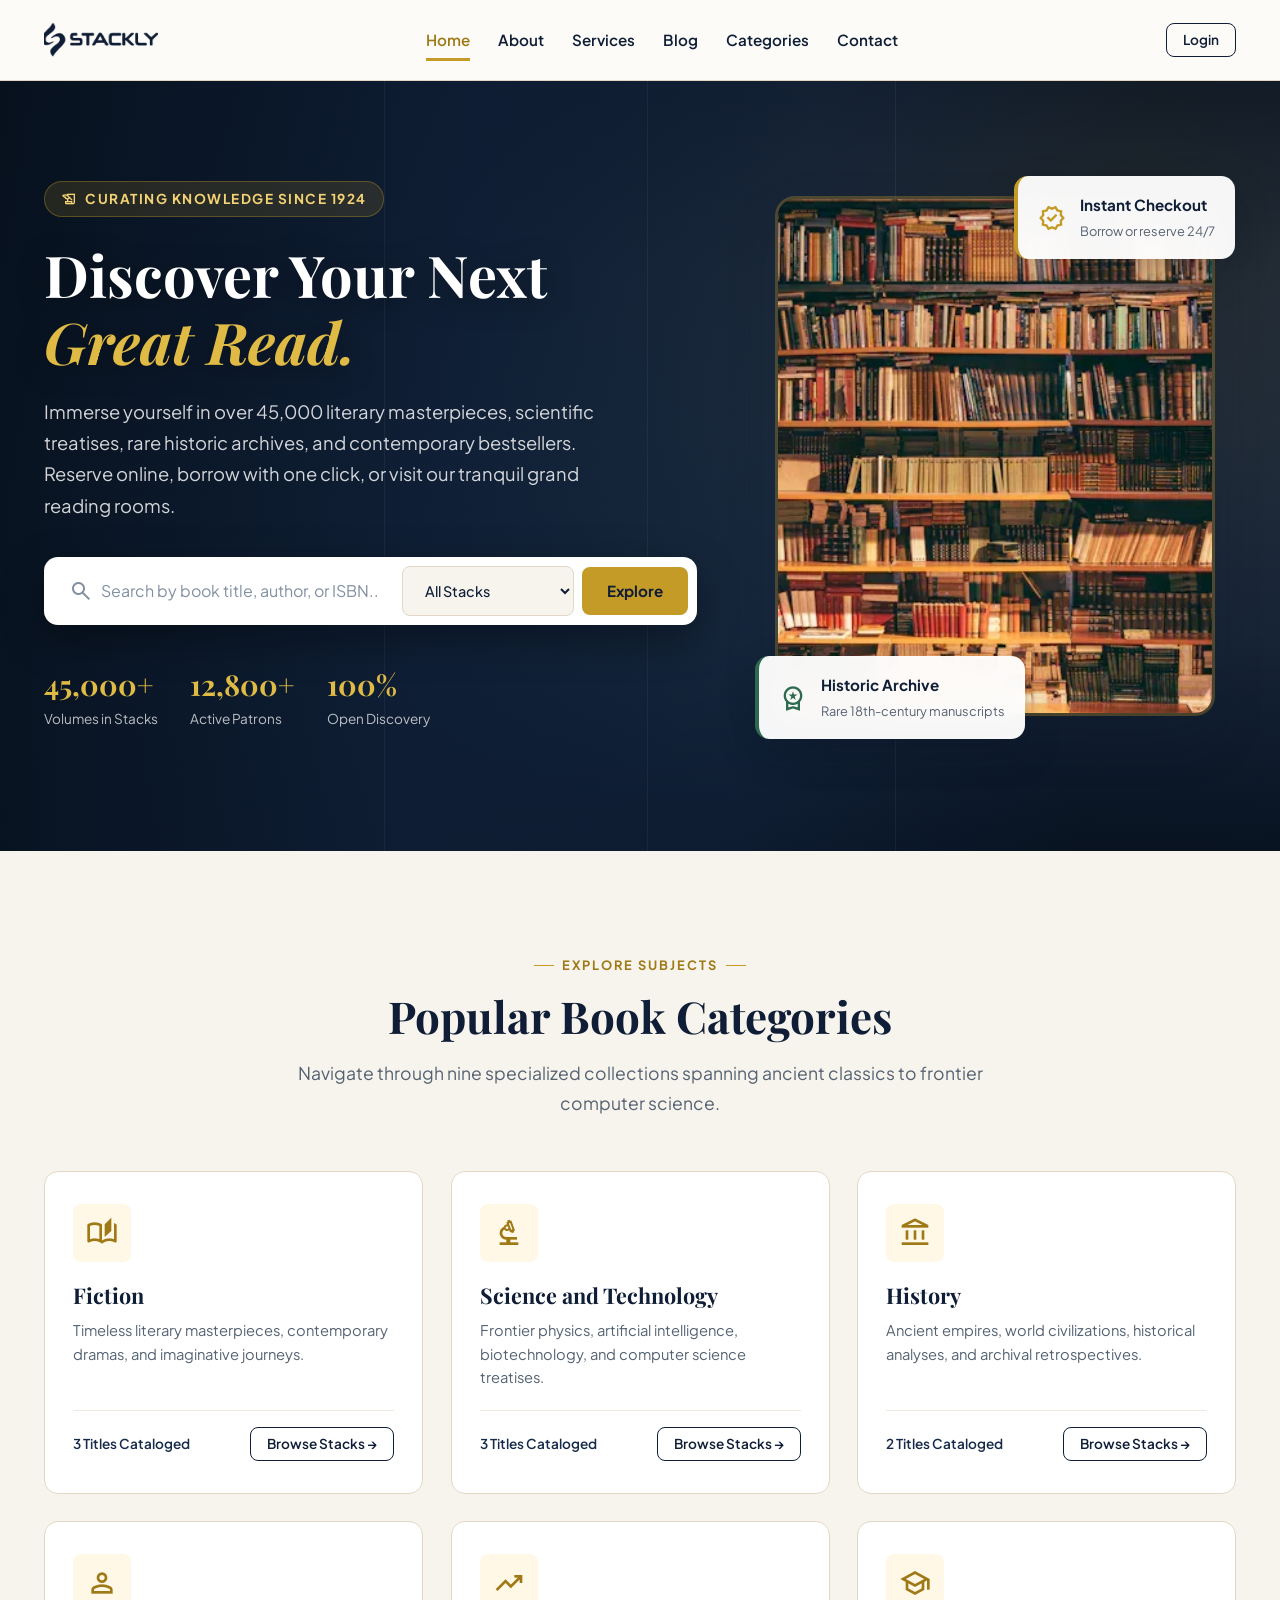
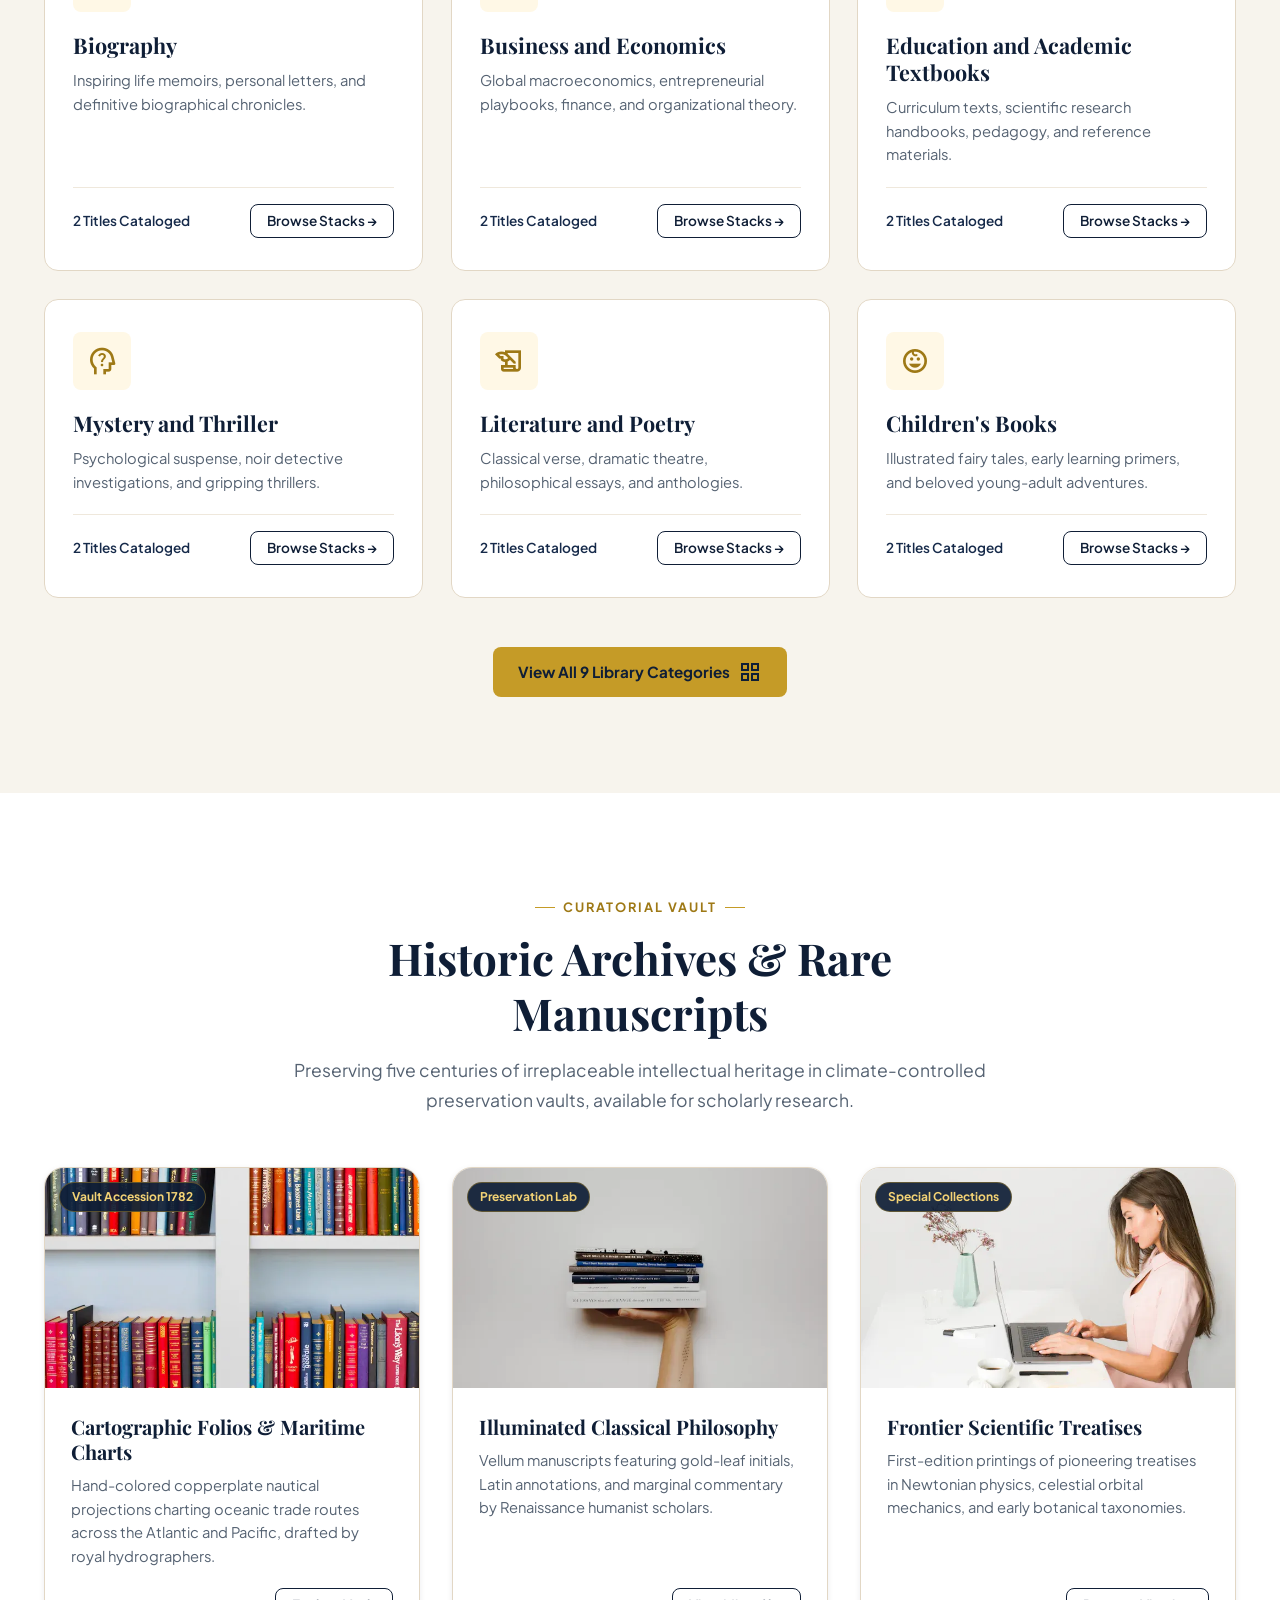
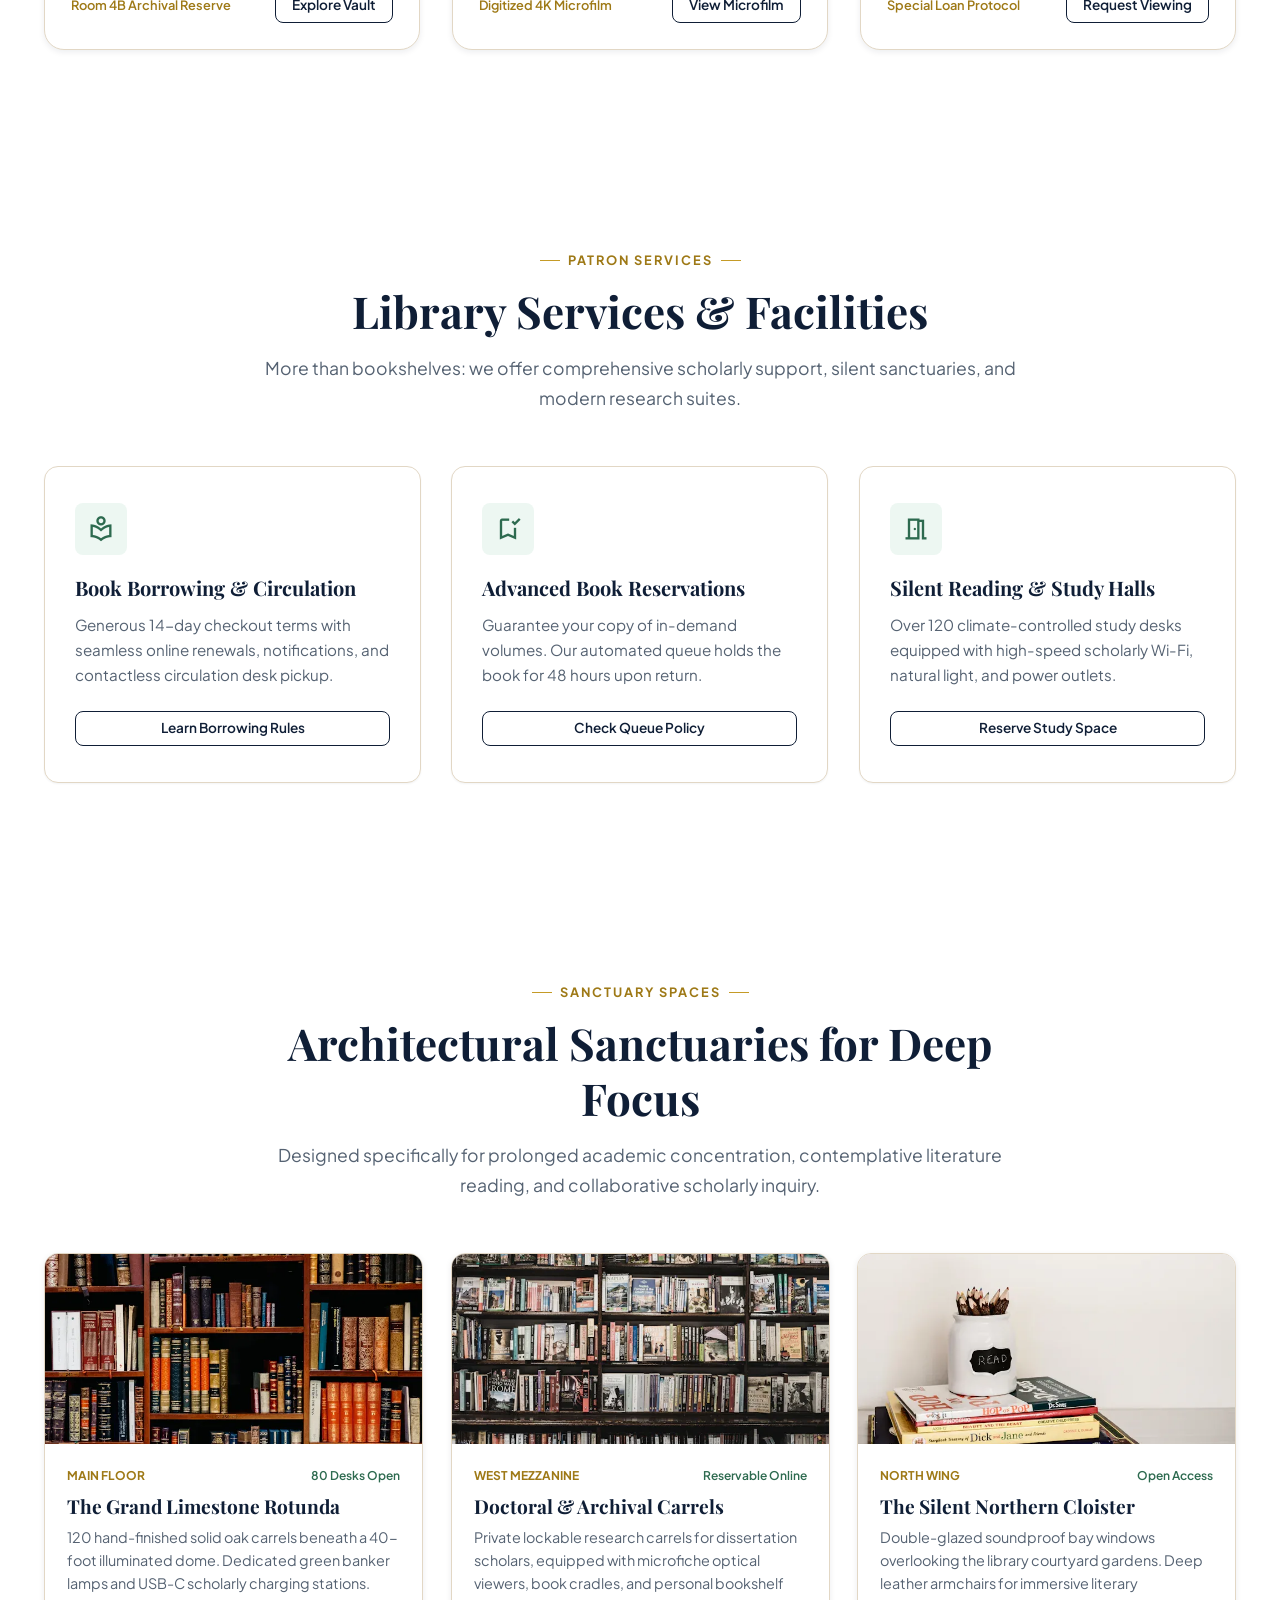
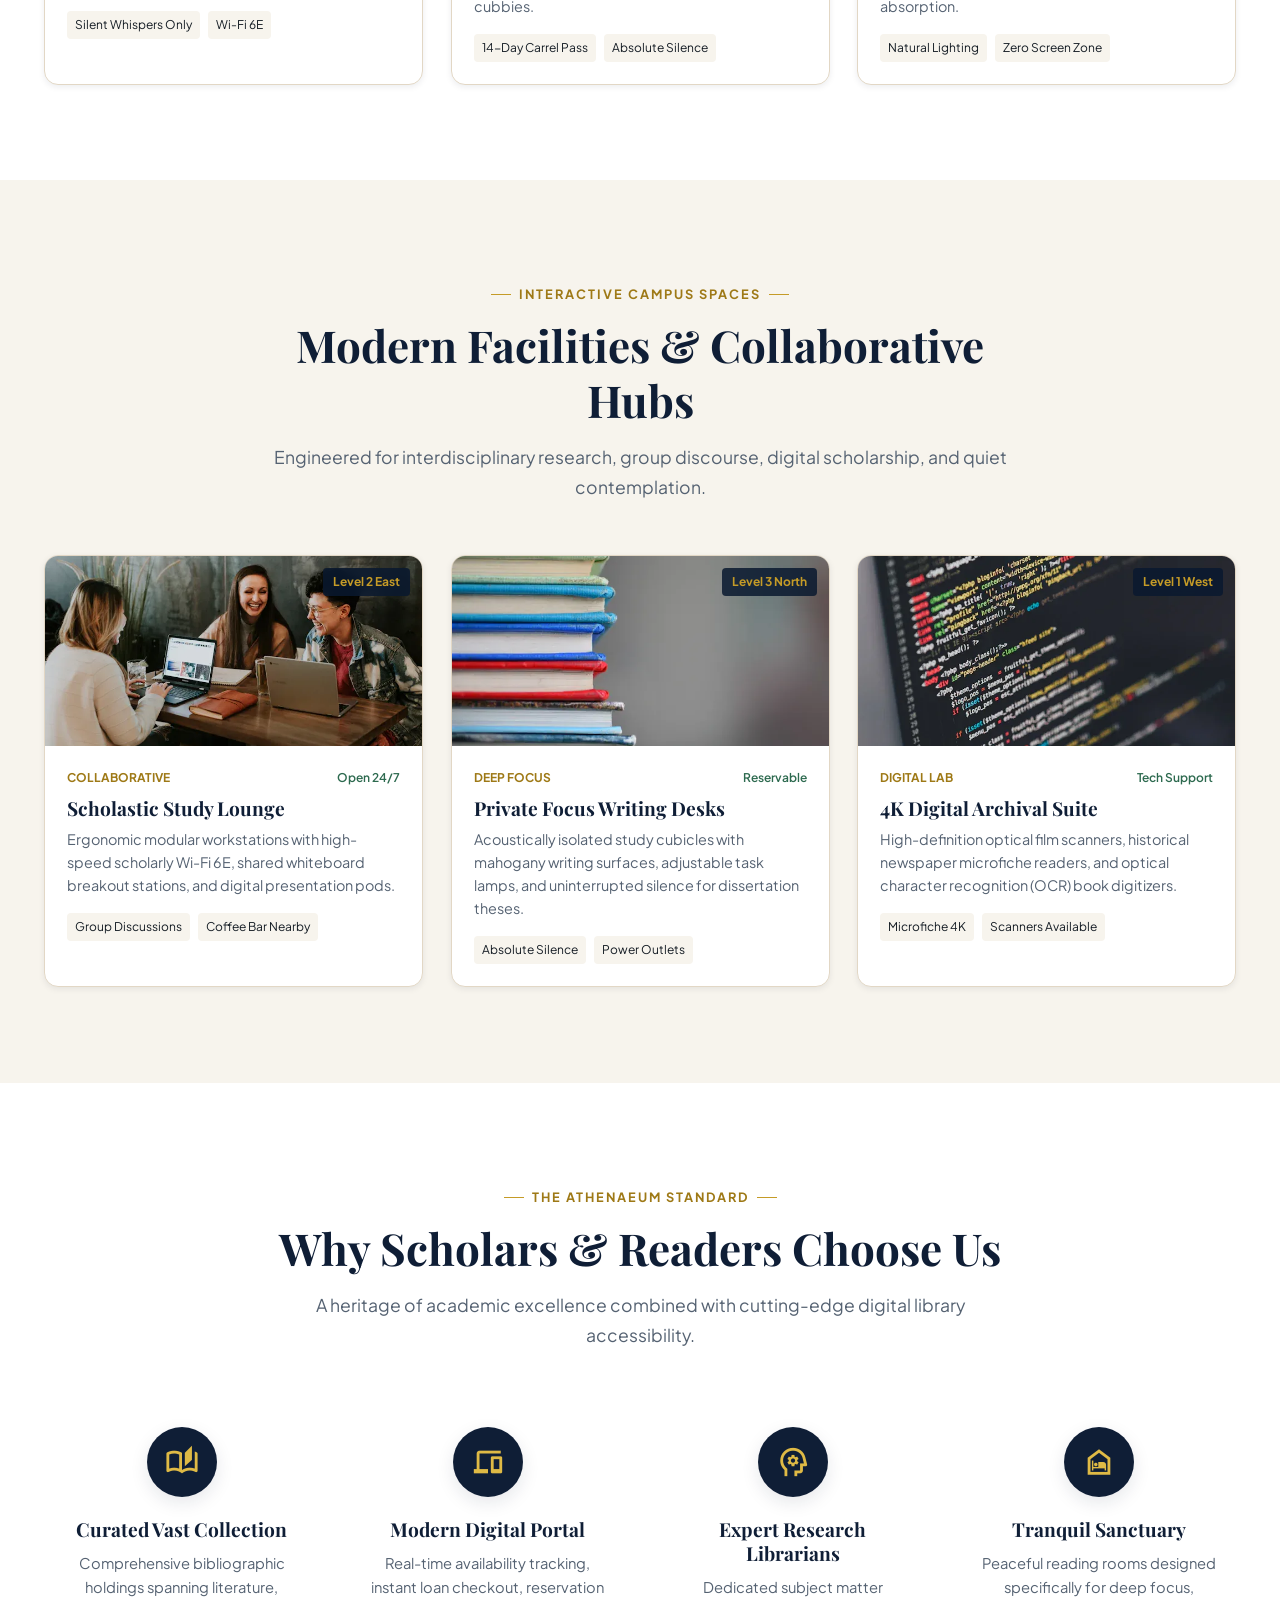
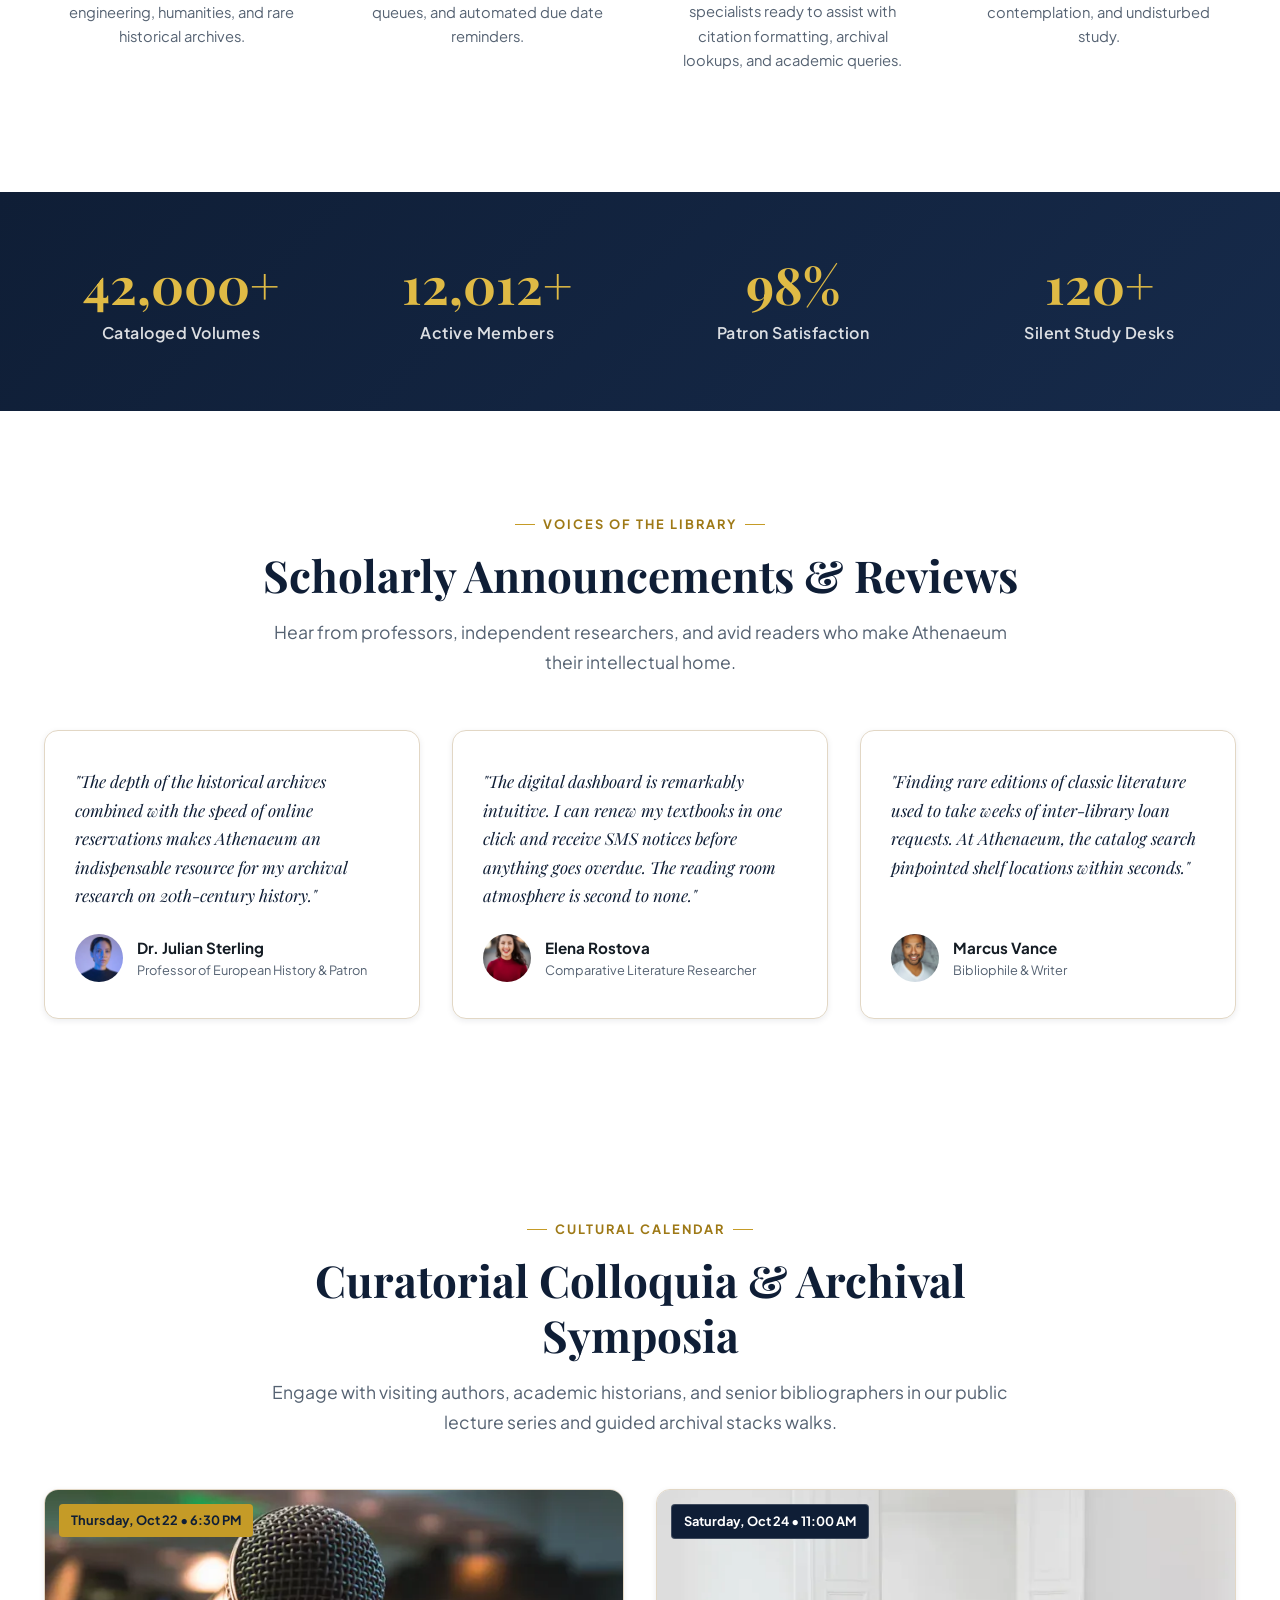
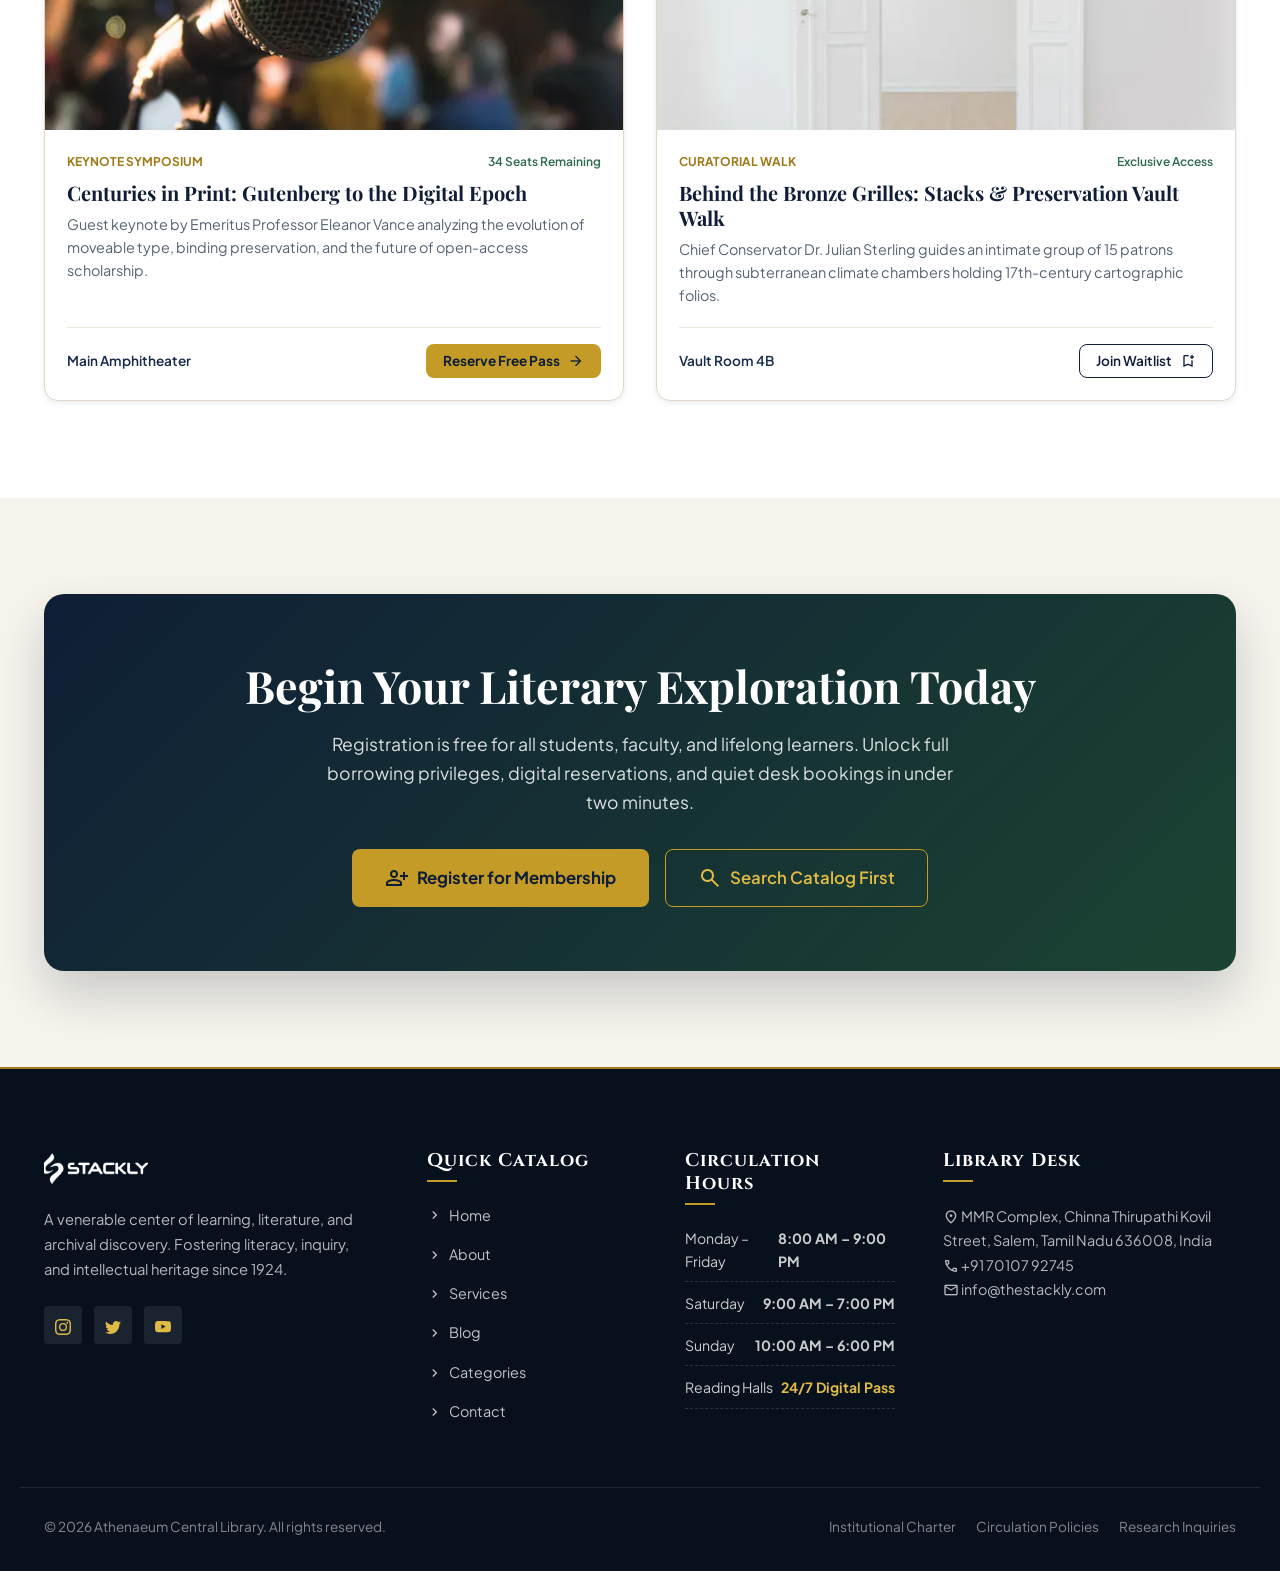
<file: index.html>
<!DOCTYPE html>
<html lang="en">
<head>
  <meta charset="UTF-8">
  <meta name="viewport" content="width=device-width, initial-scale=1.0">
  <title>Athenaeum Central Library — Discover Your Next Great Read</title>
  <meta name="description" content="Welcome to Athenaeum Central Library. Discover rare manuscripts, contemporary literature, academic treatises, and quiet sanctuary reading spaces.">
  <!-- <link rel="icon" type="image/webp" href="assets/images/logo.webp"> -->
  <link rel="stylesheet" href="assets/css/style.css">
</head>
<body>

  <!-- Accessible Skip Link -->
  <a href="#main-content" class="skip-link">Skip to main content</a>

  <!-- Navigation Bar -->
  <header class="site-header" id="siteHeader">
    <div class="container header-inner">
      <a href="index.html" class="logo-brand" aria-label="Athenaeum Central Library Home">
        <img src="./assets/images/stackly-logo-0f1e36.webp" alt="Athenaeum Central Library Emblem" class="logo-svg">
      </a>

      <!-- Desktop Navigation -->
      <nav class="nav-desktop" aria-label="Main Navigation">
        <a href="index.html" class="nav-link active">Home</a>
          <a href="about.html" class="nav-link">About</a>
           <a href="services.html" class="nav-link">Services</a>
        <a href="books.html" class="nav-link">Blog</a>
        <a href="categories.html" class="nav-link">Categories</a>
        <a href="contact.html" class="nav-link">Contact</a>
      </nav>

      <!-- Header Actions (Syncs with Auth state) -->
      <div class="header-actions">
        <div id="navAuthContainer" style="display: flex; align-items: center; gap: 10px;">
          <!-- Dynamically populated by app.js: Login/Join or Dashboard Button -->
          <a href="login.html" class="btn btn-sm btn-outline">Login</a>
          
        </div>
        <button type="button" class="btn-mobile-toggle" id="mobileMenuToggle" aria-label="Open mobile navigation menu">
          <span class="material-symbols-outlined" style="font-size: 28px;">menu</span>
        </button>
      </div>
    </div>
  </header>

  <!-- Mobile Drawer Menu -->
  <div class="mobile-nav-backdrop" id="mobileNavBackdrop"></div>
  <aside class="mobile-nav-drawer" id="mobileNavDrawer" aria-hidden="true">
    <div class="mobile-drawer-header">
      <img src="assets/images/stackly-logo-0f1e36.webp" alt="Athenaeum Library" style="height: 32px; filter: brightness(0) invert(1);">
      <button type="button" id="mobileDrawerClose" style="color: #fff;" aria-label="Close mobile menu">
        <span class="material-symbols-outlined">close</span>
      </button>
    </div>
    <ul class="mobile-nav-links">
      <li><a href="index.html" class="active"><span class="material-symbols-outlined">home</span> Home</a></li>
      <li><a href="about.html"><span class="material-symbols-outlined">info</span> About</a></li>
            <li><a href="services.html"><span class="material-symbols-outlined">room_service</span>Services</a></li>
      <li><a href="books.html"><span class="material-symbols-outlined">menu_book</span> Blog</a></li>
      <li><a href="categories.html"><span class="material-symbols-outlined">category</span> Categories</a></li>
      <li><a href="contact.html"><span class="material-symbols-outlined">mail</span> Contact</a></li>
    </ul>
    <div id="mobileAuthContainer"></div>
  </aside>

  <!-- Main Page Content -->
  <main id="main-content">
 
    <!-- 1. HERO SECTION -->
    <section class="hero-section" aria-label="Hero Introduction">
      <!-- Fluxora Looping Video Atmosphere & Scrim -->
      <div class="hero-media" aria-hidden="true">
        <video
          id="heroBgVideo"
          class="hero-video"
          src="assets/videos/hero-loop.mp4"
          autoplay
          muted
          loop
          playsinline
          preload="auto"
        ></video>
        <div class="hero-scrim"></div>
        <div class="hero-rules">
          <span></span><span></span><span></span>
        </div>
      </div>

      <div class="container hero-grid">
        <div class="hero-text-col">
          <div class="hero-tag">
            <span class="material-symbols-outlined" style="font-size: 16px;">history_edu</span>
            Curating Knowledge Since 1924
          </div>
          <h1 class="hero-title">
            Discover Your Next <span>Great Read.</span>
          </h1>
          <p class="hero-description">
            Immerse yourself in over 45,000 literary masterpieces, scientific treatises, rare historic archives, and contemporary bestsellers. Reserve online, borrow with one click, or visit our tranquil grand reading rooms.
          </p>

          <!-- 2. PROMINENT BOOK SEARCH BAR WITH LIVE SUGGESTIONS -->
          <div class="search-form-wrap">
            <form action="books.html" method="GET" class="hero-search-box" id="heroSearchForm">
              <div class="search-form-inner">
                <div class="search-input-wrap">
                  <span class="material-symbols-outlined search-icon">search</span>
                  <input type="text" name="q" class="hero-search-input js-search-suggest-input" placeholder="Search by book title, author, or ISBN..." autocomplete="off" aria-label="Search catalog">
                </div>
                <select name="category" class="hero-category-select" aria-label="Filter by category">
                  <option value="all">All Stacks</option>
                  <option value="fiction">Fiction</option>
                  <option value="science-tech">Science & Tech</option>
                  <option value="history">History</option>
                  <option value="biography">Biography</option>
                  <option value="business-econ">Business & Econ</option>
                  <option value="mystery-thriller">Mystery & Thriller</option>
                </select>
                <button type="submit" class="btn btn-gold" style="padding: 14px 24px;">
                  <span>Explore</span>
                </button>
              </div>
            </form>
            <!-- Live Suggestions Dropdown Container -->
            <div class="search-suggestions-dropdown" id="searchSuggestionsDropdown"></div>
          </div>

          <!-- Quick Metrics Banner -->
          <div class="hero-stats-banner">
            <div class="hero-stat-item">
              <span class="hero-stat-number">45,000+</span>
              <span class="hero-stat-label">Volumes in Stacks</span>
            </div>
            <div class="hero-stat-item">
              <span class="hero-stat-number">12,800+</span>
              <span class="hero-stat-label">Active Patrons</span>
            </div>
            <div class="hero-stat-item">
              <span class="hero-stat-number">100%</span>
              <span class="hero-stat-label">Open Discovery</span>
            </div>
          </div>
        </div>

        <!-- Showcase Visual -->
        <div class="hero-showcase">
          <div class="hero-card-stack">
            <img src="assets/images/hero-reading-room.webp" alt="Athenaeum Grand Reading Room Architecture" class="hero-main-image" loading="eager">
            <div class="hero-floating-badge badge-top-right">
              <span class="material-symbols-outlined" style="font-size: 28px; color: var(--color-gold-500);">verified</span>
              <div>
                <strong style="font-size: 0.95rem; display:block;">Instant Checkout</strong>
                <span style="font-size: 0.8rem; color: var(--color-text-muted);">Borrow or reserve 24/7</span>
              </div>
            </div>
            <div class="hero-floating-badge badge-bottom-left">
              <span class="material-symbols-outlined" style="font-size: 28px; color: var(--color-green-700);">workspace_premium</span>
              <div>
                <strong style="font-size: 0.95rem; display:block;">Historic Archive</strong>
                <span style="font-size: 0.8rem; color: var(--color-text-muted);">Rare 18th-century manuscripts</span>
              </div>
            </div>
          </div>
        </div>
      </div>
    </section>

    <!-- 3. FEATURED BOOKS SECTION -->
    

    <!-- 4. POPULAR BOOK CATEGORIES SECTION -->
    <section class="section-py section-bg-parchment" id="categories-section">
      <div class="container">
        <div class="section-header">
          <div class="section-tag">Explore Subjects</div>
          <h2 class="section-title">Popular Book Categories</h2>
          <p class="section-subtitle">Navigate through nine specialized collections spanning ancient classics to frontier computer science.</p>
        </div>

        <div class="categories-grid" id="popularCategoriesGrid">
          <!-- Dynamically populated or rendered -->
        </div>

        <div style="text-align: center; margin-top: 48px;">
          <a href="404.html" class="btn btn-gold">
            <span>View All 9 Library Categories</span>
            <span class="material-symbols-outlined">grid_view</span>
          </a>
        </div>
      </div>
    </section>

    <!-- 4. HISTORIC RARE ARCHIVES & SPECIAL COLLECTIONS -->
    <section class="section-py section-bg-white" id="rare-archives">
      <div class="container">
        <div class="section-header">
          <div class="section-tag section-tag-gold">Curatorial Vault</div>
          <h2 class="section-title">Historic Archives & Rare Manuscripts</h2>
          <p class="section-subtitle">Preserving five centuries of irreplaceable intellectual heritage in climate-controlled preservation vaults, available for scholarly research.</p>
        </div>

        <div class="archives-grid">
          <div class="archive-card">
            <div class="archive-thumb-wrap">
              <img src="assets/images/archive-atlas.webp" alt="18th Century Cartographic Atlas" class="archive-thumb" loading="lazy">
              <span class="archive-badge">Vault Accession 1782</span>
            </div>
            <div class="archive-card-body">
              <h3 style="font-size: 1.25rem; margin-bottom: 10px; color: var(--color-navy-900);">Cartographic Folios & Maritime Charts</h3>
              <p style="font-size: 0.92rem; color: var(--color-text-muted); line-height: 1.6; margin-bottom: 20px;">
                Hand-colored copperplate nautical projections charting oceanic trade routes across the Atlantic and Pacific, drafted by royal hydrographers.
              </p>
              <div style="margin-top: auto; display: flex; justify-content: space-between; align-items: center;">
                <span style="font-size: 0.8rem; font-weight: 600; color: var(--color-gold-600);">Room 4B Archival Reserve</span>
                <a href="404.html" class="btn btn-sm btn-outline">Explore Vault</a>
              </div>
            </div>
          </div>

          <div class="archive-card">
            <div class="archive-thumb-wrap">
              <img src="assets/images/archive-folio.webp" alt="Illuminated Classical Treatises" class="archive-thumb" loading="lazy">
              <span class="archive-badge">Preservation Lab</span>
            </div>
            <div class="archive-card-body">
              <h3 style="font-size: 1.25rem; margin-bottom: 10px; color: var(--color-navy-900);">Illuminated Classical Philosophy</h3>
              <p style="font-size: 0.92rem; color: var(--color-text-muted); line-height: 1.6; margin-bottom: 20px;">
                Vellum manuscripts featuring gold-leaf initials, Latin annotations, and marginal commentary by Renaissance humanist scholars.
              </p>
              <div style="margin-top: auto; display: flex; justify-content: space-between; align-items: center;">
                <span style="font-size: 0.8rem; font-weight: 600; color: var(--color-gold-600);">Digitized 4K Microfilm</span>
                <a href="books.html?category=literature-poetry" class="btn btn-sm btn-outline">View Microfilm</a>
              </div>
            </div>
          </div>

          <div class="archive-card">
            <div class="archive-thumb-wrap">
              <img src="assets/images/archive-manuscript.webp" alt="Early Scientific Folios" class="archive-thumb" loading="lazy">
              <span class="archive-badge">Special Collections</span>
            </div>
            <div class="archive-card-body">
              <h3 style="font-size: 1.25rem; margin-bottom: 10px; color: var(--color-navy-900);">Frontier Scientific Treatises</h3>
              <p style="font-size: 0.92rem; color: var(--color-text-muted); line-height: 1.6; margin-bottom: 20px;">
                First-edition printings of pioneering treatises in Newtonian physics, celestial orbital mechanics, and early botanical taxonomies.
              </p>
              <div style="margin-top: auto; display: flex; justify-content: space-between; align-items: center;">
                <span style="font-size: 0.8rem; font-weight: 600; color: var(--color-gold-600);">Special Loan Protocol</span>
                <a href="books.html?category=science-tech" class="btn btn-sm btn-outline">Request Viewing</a>
              </div>
            </div>
          </div>
        </div>
      </div>
    </section>

    <!-- 5. NEWLY ADDED BOOKS SECTION -->
    

    <!-- 7. LIBRARY SERVICES AND FACILITIES -->
    <section class="section-py section-bg-white" id="services-preview">
      <div class="container">
        <div class="section-header">
          <div class="section-tag">Patron Services</div>
          <h2 class="section-title">Library Services & Facilities</h2>
          <p class="section-subtitle">More than bookshelves: we offer comprehensive scholarly support, silent sanctuaries, and modern research suites.</p>
        </div>

        <div class="services-grid">
          <div class="service-card">
            <div class="service-icon-wrap">
              <span class="material-symbols-outlined">local_library</span>
            </div>
            <h3 class="service-title">Book Borrowing & Circulation</h3>
            <p class="service-desc">Generous 14-day checkout terms with seamless online renewals, notifications, and contactless circulation desk pickup.</p>
            <a href="404.html" class="btn btn-sm btn-outline">Learn Borrowing Rules</a>
          </div>

          <div class="service-card">
            <div class="service-icon-wrap">
              <span class="material-symbols-outlined">bookmark_added</span>
            </div>
            <h3 class="service-title">Advanced Book Reservations</h3>
            <p class="service-desc">Guarantee your copy of in-demand volumes. Our automated queue holds the book for 48 hours upon return.</p>
            <a href="404.html" class="btn btn-sm btn-outline">Check Queue Policy</a>
          </div>

          <div class="service-card">
            <div class="service-icon-wrap">
              <span class="material-symbols-outlined">meeting_room</span>
            </div>
            <h3 class="service-title">Silent Reading & Study Halls</h3>
            <p class="service-desc">Over 120 climate-controlled study desks equipped with high-speed scholarly Wi-Fi, natural light, and power outlets.</p>
            <a href="404.html" class="btn btn-sm btn-outline">Reserve Study Space</a>
          </div>
        </div>
      </div>
    </section>

    <!-- 8. SANCTUARY ARCHITECTURE & PHYSICAL READING ROOMS -->
    <section class="section-py section-bg-white" id="sanctuary-spaces">
      <div class="container">
        <div class="section-header">
          <div class="section-tag">Sanctuary Spaces</div>
          <h2 class="section-title">Architectural Sanctuaries for Deep Focus</h2>
          <p class="section-subtitle">Designed specifically for prolonged academic concentration, contemplative literature reading, and collaborative scholarly inquiry.</p>
        </div>

        <div class="sanctuary-grid">
          <div class="sanctuary-card">
            <img src="assets/images/rotunda-desks.webp" alt="Grand Limestone Rotunda" class="sanctuary-img" loading="lazy">
            <div class="sanctuary-content">
              <div style="display: flex; justify-content: space-between; margin-bottom: 8px;">
                <span style="font-size: 0.75rem; font-weight: 700; color: var(--color-gold-600); text-transform: uppercase;">Main Floor</span>
                <span style="font-size: 0.75rem; color: var(--color-green-700); font-weight: 600;">80 Desks Open</span>
              </div>
              <h3 style="font-size: 1.2rem; margin-bottom: 8px; color: var(--color-navy-900);">The Grand Limestone Rotunda</h3>
              <p style="font-size: 0.9rem; color: var(--color-text-muted); line-height: 1.6; margin-bottom: 16px;">
                120 hand-finished solid oak carrels beneath a 40-foot illuminated dome. Dedicated green banker lamps and USB-C scholarly charging stations.
              </p>
              <div style="display: flex; gap: 8px; flex-wrap: wrap;">
                <span style="background: var(--color-parchment-100); font-size: 0.75rem; padding: 4px 8px; border-radius: 4px;">Silent Whispers Only</span>
                <span style="background: var(--color-parchment-100); font-size: 0.75rem; padding: 4px 8px; border-radius: 4px;">Wi-Fi 6E</span>
              </div>
            </div>
          </div>

          <div class="sanctuary-card">
            <img src="assets/images/research-carrels.webp" alt="Doctoral Research Suites" class="sanctuary-img" loading="lazy">
            <div class="sanctuary-content">
              <div style="display: flex; justify-content: space-between; margin-bottom: 8px;">
                <span style="font-size: 0.75rem; font-weight: 700; color: var(--color-gold-600); text-transform: uppercase;">West Mezzanine</span>
                <span style="font-size: 0.75rem; color: var(--color-green-700); font-weight: 600;">Reservable Online</span>
              </div>
              <h3 style="font-size: 1.2rem; margin-bottom: 8px; color: var(--color-navy-900);">Doctoral & Archival Carrels</h3>
              <p style="font-size: 0.9rem; color: var(--color-text-muted); line-height: 1.6; margin-bottom: 16px;">
                Private lockable research carrels for dissertation scholars, equipped with microfiche optical viewers, book cradles, and personal bookshelf cubbies.
              </p>
              <div style="display: flex; gap: 8px; flex-wrap: wrap;">
                <span style="background: var(--color-parchment-100); font-size: 0.75rem; padding: 4px 8px; border-radius: 4px;">14-Day Carrel Pass</span>
                <span style="background: var(--color-parchment-100); font-size: 0.75rem; padding: 4px 8px; border-radius: 4px;">Absolute Silence</span>
              </div>
            </div>
          </div>

          <div class="sanctuary-card">
            <img src="assets/images/silent-cloister.webp" alt="Silent Northern Cloister" class="sanctuary-img" loading="lazy">
            <div class="sanctuary-content">
              <div style="display: flex; justify-content: space-between; margin-bottom: 8px;">
                <span style="font-size: 0.75rem; font-weight: 700; color: var(--color-gold-600); text-transform: uppercase;">North Wing</span>
                <span style="font-size: 0.75rem; color: var(--color-green-700); font-weight: 600;">Open Access</span>
              </div>
              <h3 style="font-size: 1.2rem; margin-bottom: 8px; color: var(--color-navy-900);">The Silent Northern Cloister</h3>
              <p style="font-size: 0.9rem; color: var(--color-text-muted); line-height: 1.6; margin-bottom: 16px;">
                Double-glazed soundproof bay windows overlooking the library courtyard gardens. Deep leather armchairs for immersive literary absorption.
              </p>
              <div style="display: flex; gap: 8px; flex-wrap: wrap;">
                <span style="background: var(--color-parchment-100); font-size: 0.75rem; padding: 4px 8px; border-radius: 4px;">Natural Lighting</span>
                <span style="background: var(--color-parchment-100); font-size: 0.75rem; padding: 4px 8px; border-radius: 4px;">Zero Screen Zone</span>
              </div>
            </div>
          </div>
        </div>
      </div>
    </section>

    <!-- 8B. CAMPUS FACILITIES & COLLABORATIVE RESEARCH HUBS -->
    <section class="section-py section-bg-parchment" id="campus-facilities">
      <div class="container">
        <div class="section-header">
          <div class="section-tag section-tag-gold">Interactive Campus Spaces</div>
          <h2 class="section-title">Modern Facilities & Collaborative Hubs</h2>
          <p class="section-subtitle">Engineered for interdisciplinary research, group discourse, digital scholarship, and quiet contemplation.</p>
        </div>

        <div class="sanctuary-grid" style="grid-template-columns: repeat(auto-fit, minmax(280px, 1fr));">
          <div class="sanctuary-card reveal-on-scroll">
            <div style="position: relative; overflow: hidden;">
              <img src="assets/images/study-lounge.webp" alt="Scholarly Study Lounge" class="sanctuary-img" loading="lazy">
              <span style="position: absolute; top: 12px; right: 12px; background: rgba(10,25,47,0.85); color: #c59b27; padding: 4px 10px; border-radius: 4px; font-size: 0.75rem; font-weight: 700; backdrop-filter: blur(4px);">Level 2 East</span>
            </div>
            <div class="sanctuary-content">
              <div style="display: flex; justify-content: space-between; margin-bottom: 8px;">
                <span style="font-size: 0.75rem; font-weight: 700; color: var(--color-gold-600); text-transform: uppercase;">Collaborative</span>
                <span style="font-size: 0.75rem; color: var(--color-green-700); font-weight: 600;">Open 24/7</span>
              </div>
              <h3 style="font-size: 1.2rem; margin-bottom: 8px; color: var(--color-navy-900);">Scholastic Study Lounge</h3>
              <p style="font-size: 0.9rem; color: var(--color-text-muted); line-height: 1.6; margin-bottom: 16px;">
                Ergonomic modular workstations with high-speed scholarly Wi-Fi 6E, shared whiteboard breakout stations, and digital presentation pods.
              </p>
              <div style="display: flex; gap: 8px; flex-wrap: wrap;">
                <span style="background: var(--color-parchment-100); font-size: 0.75rem; padding: 4px 8px; border-radius: 4px;">Group Discussions</span>
                <span style="background: var(--color-parchment-100); font-size: 0.75rem; padding: 4px 8px; border-radius: 4px;">Coffee Bar Nearby</span>
              </div>
            </div>
          </div>

          <div class="sanctuary-card reveal-on-scroll">
            <div style="position: relative; overflow: hidden;">
              <img src="assets/images/focus-desk.webp" alt="Private Scholar Focus Desks" class="sanctuary-img" loading="lazy">
              <span style="position: absolute; top: 12px; right: 12px; background: rgba(10,25,47,0.85); color: #c59b27; padding: 4px 10px; border-radius: 4px; font-size: 0.75rem; font-weight: 700; backdrop-filter: blur(4px);">Level 3 North</span>
            </div>
            <div class="sanctuary-content">
              <div style="display: flex; justify-content: space-between; margin-bottom: 8px;">
                <span style="font-size: 0.75rem; font-weight: 700; color: var(--color-gold-600); text-transform: uppercase;">Deep Focus</span>
                <span style="font-size: 0.75rem; color: var(--color-green-700); font-weight: 600;">Reservable</span>
              </div>
              <h3 style="font-size: 1.2rem; margin-bottom: 8px; color: var(--color-navy-900);">Private Focus Writing Desks</h3>
              <p style="font-size: 0.9rem; color: var(--color-text-muted); line-height: 1.6; margin-bottom: 16px;">
                Acoustically isolated study cubicles with mahogany writing surfaces, adjustable task lamps, and uninterrupted silence for dissertation theses.
              </p>
              <div style="display: flex; gap: 8px; flex-wrap: wrap;">
                <span style="background: var(--color-parchment-100); font-size: 0.75rem; padding: 4px 8px; border-radius: 4px;">Absolute Silence</span>
                <span style="background: var(--color-parchment-100); font-size: 0.75rem; padding: 4px 8px; border-radius: 4px;">Power Outlets</span>
              </div>
            </div>
          </div>

          <div class="sanctuary-card reveal-on-scroll">
            <div style="position: relative; overflow: hidden;">
              <img src="assets/images/digital-archive.webp" alt="4K Digital Microfilm Lab" class="sanctuary-img" loading="lazy">
              <span style="position: absolute; top: 12px; right: 12px; background: rgba(10,25,47,0.85); color: #c59b27; padding: 4px 10px; border-radius: 4px; font-size: 0.75rem; font-weight: 700; backdrop-filter: blur(4px);">Level 1 West</span>
            </div>
            <div class="sanctuary-content">
              <div style="display: flex; justify-content: space-between; margin-bottom: 8px;">
                <span style="font-size: 0.75rem; font-weight: 700; color: var(--color-gold-600); text-transform: uppercase;">Digital Lab</span>
                <span style="font-size: 0.75rem; color: var(--color-green-700); font-weight: 600;">Tech Support</span>
              </div>
              <h3 style="font-size: 1.2rem; margin-bottom: 8px; color: var(--color-navy-900);">4K Digital Archival Suite</h3>
              <p style="font-size: 0.9rem; color: var(--color-text-muted); line-height: 1.6; margin-bottom: 16px;">
                High-definition optical film scanners, historical newspaper microfiche readers, and optical character recognition (OCR) book digitizers.
              </p>
              <div style="display: flex; gap: 8px; flex-wrap: wrap;">
                <span style="background: var(--color-parchment-100); font-size: 0.75rem; padding: 4px 8px; border-radius: 4px;">Microfiche 4K</span>
                <span style="background: var(--color-parchment-100); font-size: 0.75rem; padding: 4px 8px; border-radius: 4px;">Scanners Available</span>
              </div>
            </div>
          </div>

          <!-- <div class="sanctuary-card reveal-on-scroll">
            <div style="position: relative; overflow: hidden;">
              <img src="assets/images/young-readers.webp" alt="Young Readers Discovery Wing" class="sanctuary-img" loading="lazy">
              <span style="position: absolute; top: 12px; right: 12px; background: rgba(10,25,47,0.85); color: #c59b27; padding: 4px 10px; border-radius: 4px; font-size: 0.75rem; font-weight: 700; backdrop-filter: blur(4px);">Ground South</span>
            </div>
            <div class="sanctuary-content">
              <div style="display: flex; justify-content: space-between; margin-bottom: 8px;">
                <span style="font-size: 0.75rem; font-weight: 700; color: var(--color-gold-600); text-transform: uppercase;">Family & Youth</span>
                <span style="font-size: 0.75rem; color: var(--color-green-700); font-weight: 600;">Open Access</span>
              </div>
              <h3 style="font-size: 1.2rem; margin-bottom: 8px; color: var(--color-navy-900);">Young Readers Discovery Wing</h3>
              <p style="font-size: 0.9rem; color: var(--color-text-muted); line-height: 1.6; margin-bottom: 16px;">
                Vibrant early literacy center with cushioned reading circles, interactive multimedia storyboards, and illustrated classic picture books.
              </p>
              <div style="display: flex; gap: 8px; flex-wrap: wrap;">
                <span style="background: var(--color-parchment-100); font-size: 0.75rem; padding: 4px 8px; border-radius: 4px;">Early Literacy</span>
                <span style="background: var(--color-parchment-100); font-size: 0.75rem; padding: 4px 8px; border-radius: 4px;">Weekend Storytime</span>
              </div>
            </div>
          </div> -->
        </div>
      </div>
    </section>

    <!-- 9. WHY CHOOSE OUR LIBRARY -->
    <section class="section-py section-bg-white" id="why-choose-us">
      <div class="container">
        <div class="section-header">
          <div class="section-tag">The Athenaeum Standard</div>
          <h2 class="section-title">Why Scholars & Readers Choose Us</h2>
          <p class="section-subtitle">A heritage of academic excellence combined with cutting-edge digital library accessibility.</p>
        </div>

        <div class="pillars-grid">
          <div class="pillar-item">
            <div class="pillar-icon">
              <span class="material-symbols-outlined">auto_stories</span>
            </div>
            <h3 class="pillar-title">Curated Vast Collection</h3>
            <p class="pillar-desc">Comprehensive bibliographic holdings spanning literature, engineering, humanities, and rare historical archives.</p>
          </div>

          <div class="pillar-item">
            <div class="pillar-icon">
              <span class="material-symbols-outlined">devices</span>
            </div>
            <h3 class="pillar-title">Modern Digital Portal</h3>
            <p class="pillar-desc">Real-time availability tracking, instant loan checkout, reservation queues, and automated due date reminders.</p>
          </div>

          <div class="pillar-item">
            <div class="pillar-icon">
              <span class="material-symbols-outlined">psychology</span>
            </div>
            <h3 class="pillar-title">Expert Research Librarians</h3>
            <p class="pillar-desc">Dedicated subject matter specialists ready to assist with citation formatting, archival lookups, and academic queries.</p>
          </div>

          <div class="pillar-item">
            <div class="pillar-icon">
              <span class="material-symbols-outlined">night_shelter</span>
            </div>
            <h3 class="pillar-title">Tranquil Sanctuary</h3>
            <p class="pillar-desc">Peaceful reading rooms designed specifically for deep focus, contemplation, and undisturbed study.</p>
          </div>
        </div>
      </div>
    </section>

    <!-- 9. LIBRARY STATISTICS COUNTER -->
    <section class="stats-banner-section" aria-label="Library Operational Statistics">
      <div class="container stats-grid">
        <div>
          <div class="stat-counter-number js-counter" data-target="45000" data-suffix="+">0</div>
          <div class="stat-counter-label">Cataloged Volumes</div>
        </div>
        <div>
          <div class="stat-counter-number js-counter" data-target="12850" data-suffix="+">0</div>
          <div class="stat-counter-label">Active Members</div>
        </div>
        <div>
          <div class="stat-counter-number js-counter" data-target="98" data-suffix="%">0</div>
          <div class="stat-counter-label">Patron Satisfaction</div>
        </div>
        <div>
          <div class="stat-counter-number js-counter" data-target="120" data-suffix="+">0</div>
          <div class="stat-counter-label">Silent Study Desks</div>
        </div>
      </div>
    </section>

    <!-- 10. READER TESTIMONIALS & ANNOUNCEMENTS -->
    <section class="section-py section-bg-white" id="testimonials">
      <div class="container">
        <div class="section-header">
          <div class="section-tag">Voices of the Library</div>
          <h2 class="section-title">Scholarly Announcements & Reviews</h2>
          <p class="section-subtitle">Hear from professors, independent researchers, and avid readers who make Athenaeum their intellectual home.</p>
        </div>

        <div class="testimonials-grid">
          <div class="testimonial-card">
            <p class="testimonial-quote">
              "The depth of the historical archives combined with the speed of online reservations makes Athenaeum an indispensable resource for my archival research on 20th-century history."
            </p>
            <div class="testimonial-author">
              <img src="assets/images/avatar-dr-sterling.webp" alt="Dr. Julian Sterling" class="testimonial-avatar">
              <div>
                <div class="testimonial-name">Dr. Julian Sterling</div>
                <div class="testimonial-role">Professor of European History & Patron</div>
              </div>
            </div>
          </div>

          <div class="testimonial-card">
            <p class="testimonial-quote">
              "The digital dashboard is remarkably intuitive. I can renew my textbooks in one click and receive SMS notices before anything goes overdue. The reading room atmosphere is second to none."
            </p>
            <div class="testimonial-author">
              <img src="assets/images/avatar-elena-rostova.webp" alt="Elena Rostova" class="testimonial-avatar">
              <div>
                <div class="testimonial-name">Elena Rostova</div>
                <div class="testimonial-role">Comparative Literature Researcher</div>
              </div>
            </div>
          </div>

          <div class="testimonial-card">
            <p class="testimonial-quote">
              "Finding rare editions of classic literature used to take weeks of inter-library loan requests. At Athenaeum, the catalog search pinpointed shelf locations within seconds."
            </p>
            <div class="testimonial-author">
              <img src="assets/images/avatar-marcus-vance.webp" alt="Marcus Vance" class="testimonial-avatar">
              <div>
                <div class="testimonial-name">Marcus Vance</div>
                <div class="testimonial-role">Bibliophile & Writer</div>
              </div>
            </div>
          </div>
        </div>
      </div>
    </section>

    <!-- 10B. LITERARY COLLOQUIA, SPECIAL EXHIBITS & CURATORIAL TOURS -->
    <section class="section-py section-bg-white" id="library-events">
      <div class="container">
        <div class="section-header">
          <div class="section-tag section-tag-gold">Cultural Calendar</div>
          <h2 class="section-title">Curatorial Colloquia & Archival Symposia</h2>
          <p class="section-subtitle">Engage with visiting authors, academic historians, and senior bibliographers in our public lecture series and guided archival stacks walks.</p>
        </div>

        <div style="display: grid; grid-template-columns: repeat(auto-fit, minmax(360px, 1fr)); gap: 32px;">
          <!-- Event Card 1 -->
          <div class="sanctuary-card reveal-on-scroll" style="display: flex; flex-direction: column;">
            <div style="position: relative; overflow: hidden; height: 240px;">
              <img src="assets/images/event-lecture.webp" alt="Athenaeum Grand Lecture Amphitheater" class="sanctuary-img" style="height: 100%; object-fit: cover;" loading="lazy">
              <span style="position: absolute; top: 14px; left: 14px; background: var(--color-gold-500); color: var(--color-navy-900); padding: 6px 12px; border-radius: 4px; font-size: 0.8rem; font-weight: 700;">Thursday, Oct 22 • 6:30 PM</span>
            </div>
            <div class="sanctuary-content" style="flex: 1; display: flex; flex-direction: column;">
              <div style="display: flex; justify-content: space-between; margin-bottom: 8px;">
                <span style="font-size: 0.75rem; font-weight: 700; color: var(--color-gold-600); text-transform: uppercase;">Keynote Symposium</span>
                <span style="font-size: 0.75rem; color: var(--color-green-700); font-weight: 600;">34 Seats Remaining</span>
              </div>
              <h3 style="font-size: 1.25rem; margin-bottom: 8px; color: var(--color-navy-900);">Centuries in Print: Gutenberg to the Digital Epoch</h3>
              <p style="font-size: 0.9rem; color: var(--color-text-muted); line-height: 1.6; margin-bottom: 20px;">
                Guest keynote by Emeritus Professor Eleanor Vance analyzing the evolution of moveable type, binding preservation, and the future of open-access scholarship.
              </p>
              <div style="margin-top: auto; display: flex; justify-content: space-between; align-items: center; border-top: 1px solid var(--color-parchment-200); padding-top: 16px;">
                <span style="font-size: 0.85rem; color: var(--color-navy-800); font-weight: 600;">Main Amphitheater</span>
                <a href="404.html" class="btn btn-sm btn-gold">
                  <span>Reserve Free Pass</span>
                  <span class="material-symbols-outlined" style="font-size: 16px;">arrow_forward</span>
                </a>
              </div>
            </div>
          </div>

          <!-- Event Card 2 -->
          <div class="sanctuary-card reveal-on-scroll" style="display: flex; flex-direction: column;">
            <div style="position: relative; overflow: hidden; height: 240px;">
              <img src="assets/images/bookshelf-rows.webp" alt="Athenaeum Rare Stacks Tour" class="sanctuary-img" style="height: 100%; object-fit: cover;" loading="lazy">
              <span style="position: absolute; top: 14px; left: 14px; background: var(--color-navy-900); color: #fff; padding: 6px 12px; border-radius: 4px; font-size: 0.8rem; font-weight: 700; border: 1px solid rgba(255,255,255,0.2);">Saturday, Oct 24 • 11:00 AM</span>
            </div>
            <div class="sanctuary-content" style="flex: 1; display: flex; flex-direction: column;">
              <div style="display: flex; justify-content: space-between; margin-bottom: 8px;">
                <span style="font-size: 0.75rem; font-weight: 700; color: var(--color-gold-600); text-transform: uppercase;">Curatorial Walk</span>
                <span style="font-size: 0.75rem; color: var(--color-green-700); font-weight: 600;">Exclusive Access</span>
              </div>
              <h3 style="font-size: 1.25rem; margin-bottom: 8px; color: var(--color-navy-900);">Behind the Bronze Grilles: Stacks & Preservation Vault Walk</h3>
              <p style="font-size: 0.9rem; color: var(--color-text-muted); line-height: 1.6; margin-bottom: 20px;">
                Chief Conservator Dr. Julian Sterling guides an intimate group of 15 patrons through subterranean climate chambers holding 17th-century cartographic folios.
              </p>
              <div style="margin-top: auto; display: flex; justify-content: space-between; align-items: center; border-top: 1px solid var(--color-parchment-200); padding-top: 16px;">
                <span style="font-size: 0.85rem; color: var(--color-navy-800); font-weight: 600;">Vault Room 4B</span>
                <a href="404.html" class="btn btn-sm btn-outline">
                  <span>Join Waitlist</span>
                  <span class="material-symbols-outlined" style="font-size: 16px;">bookmark_add</span>
                </a>
              </div>
            </div>
          </div>
        </div>
      </div>
    </section>

    <!-- 11. CALL TO ACTION BANNER -->
    <section class="section-py section-bg-parchment" style="padding-bottom: 96px;">
      <div class="container">
        <div class="cta-banner">
          <h2 class="cta-title">Begin Your Literary Exploration Today</h2>
          <p class="cta-desc">
            Registration is free for all students, faculty, and lifelong learners. Unlock full borrowing privileges, digital reservations, and quiet desk bookings in under two minutes.
          </p>
          <div style="display: flex; gap: 16px; justify-content: center; flex-wrap: wrap;">
            <a href="register.html" class="btn btn-lg btn-gold">
              <span class="material-symbols-outlined">person_add</span>
              <span>Register for Membership</span>
            </a>
            <a href="books.html" class="btn btn-lg btn-outline-gold">
              <span class="material-symbols-outlined">search</span>
              <span>Search Catalog First</span>
            </a>
          </div>
        </div>
      </div>
    </section>

  </main>

  <!-- FOOTER SECTION -->
  <footer class="site-footer">
    <div class="container footer-grid">
      <!-- Col 1: Brand & Identity -->
      <div class="footer-brand">
        <a href="index.html">
          <img src="./assets/images/stackly-logo-0f1e36.webp" alt="Athenaeum Central Library" style="height: 40px; filter: brightness(0) invert(1);">
        </a>
        <p>
          A venerable center of learning, literature, and archival discovery. Fostering literacy, inquiry, and intellectual heritage since 1924.
        </p>
        <div class="footer-socials">
          <a href="404.html" class="footer-social-link" aria-label="Library Archive Twitter"><span class="material-symbols-outlined" style="font-size:20px;"><svg xmlns="http://www.w3.org/2000/svg" width="16" height="16" fill="currentColor" class="bi bi-instagram" viewBox="0 0 16 16">
  <path d="M8 0C5.829 0 5.556.01 4.703.048 3.85.088 3.269.222 2.76.42a3.9 3.9 0 0 0-1.417.923A3.9 3.9 0 0 0 .42 2.76C.222 3.268.087 3.85.048 4.7.01 5.555 0 5.827 0 8.001c0 2.172.01 2.444.048 3.297.04.852.174 1.433.372 1.942.205.526.478.972.923 1.417.444.445.89.719 1.416.923.51.198 1.09.333 1.942.372C5.555 15.99 5.827 16 8 16s2.444-.01 3.298-.048c.851-.04 1.434-.174 1.943-.372a3.9 3.9 0 0 0 1.416-.923c.445-.445.718-.891.923-1.417.197-.509.332-1.09.372-1.942C15.99 10.445 16 10.173 16 8s-.01-2.445-.048-3.299c-.04-.851-.175-1.433-.372-1.941a3.9 3.9 0 0 0-.923-1.417A3.9 3.9 0 0 0 13.24.42c-.51-.198-1.092-.333-1.943-.372C10.443.01 10.172 0 7.998 0zm-.717 1.442h.718c2.136 0 2.389.007 3.232.046.78.035 1.204.166 1.486.275.373.145.64.319.92.599s.453.546.598.92c.11.281.24.705.275 1.485.039.843.047 1.096.047 3.231s-.008 2.389-.047 3.232c-.035.78-.166 1.203-.275 1.485a2.5 2.5 0 0 1-.599.919c-.28.28-.546.453-.92.598-.28.11-.704.24-1.485.276-.843.038-1.096.047-3.232.047s-2.39-.009-3.233-.047c-.78-.036-1.203-.166-1.485-.276a2.5 2.5 0 0 1-.92-.598 2.5 2.5 0 0 1-.6-.92c-.109-.281-.24-.705-.275-1.485-.038-.843-.046-1.096-.046-3.233s.008-2.388.046-3.231c.036-.78.166-1.204.276-1.486.145-.373.319-.64.599-.92s.546-.453.92-.598c.282-.11.705-.24 1.485-.276.738-.034 1.024-.044 2.515-.045zm4.988 1.328a.96.96 0 1 0 0 1.92.96.96 0 0 0 0-1.92m-4.27 1.122a4.109 4.109 0 1 0 0 8.217 4.109 4.109 0 0 0 0-8.217m0 1.441a2.667 2.667 0 1 1 0 5.334 2.667 2.667 0 0 1 0-5.334"/>
</svg></span></a>
          <a href="404.html" class="footer-social-link" aria-label="Library Catalog RSS"><span class="material-symbols-outlined" style="font-size:20px;"><svg xmlns="http://www.w3.org/2000/svg" width="16" height="16" fill="currentColor" class="bi bi-twitter" viewBox="0 0 16 16">
  <path d="M5.026 15c6.038 0 9.341-5.003 9.341-9.334q.002-.211-.006-.422A6.7 6.7 0 0 0 16 3.542a6.7 6.7 0 0 1-1.889.518 3.3 3.3 0 0 0 1.447-1.817 6.5 6.5 0 0 1-2.087.793A3.286 3.286 0 0 0 7.875 6.03a9.32 9.32 0 0 1-6.767-3.429 3.29 3.29 0 0 0 1.018 4.382A3.3 3.3 0 0 1 .64 6.575v.045a3.29 3.29 0 0 0 2.632 3.218 3.2 3.2 0 0 1-.865.115 3 3 0 0 1-.614-.057 3.28 3.28 0 0 0 3.067 2.277A6.6 6.6 0 0 1 .78 13.58a6 6 0 0 1-.78-.045A9.34 9.34 0 0 0 5.026 15"/>
</svg></span></a>
          <a href="404.html" class="footer-social-link" aria-label="Contact Desk"><span class="material-symbols-outlined" style="font-size:20px;"><svg xmlns="http://www.w3.org/2000/svg" width="16" height="16" fill="currentColor" class="bi bi-youtube" viewBox="0 0 16 16">
  <path d="M8.051 1.999h.089c.822.003 4.987.033 6.11.335a2.01 2.01 0 0 1 1.415 1.42c.101.38.172.883.22 1.402l.01.104.022.26.008.104c.065.914.073 1.77.074 1.957v.075c-.001.194-.01 1.108-.082 2.06l-.008.105-.009.104c-.05.572-.124 1.14-.235 1.558a2.01 2.01 0 0 1-1.415 1.42c-1.16.312-5.569.334-6.18.335h-.142c-.309 0-1.587-.006-2.927-.052l-.17-.006-.087-.004-.171-.007-.171-.007c-1.11-.049-2.167-.128-2.654-.26a2.01 2.01 0 0 1-1.415-1.419c-.111-.417-.185-.986-.235-1.558L.09 9.82l-.008-.104A31 31 0 0 1 0 7.68v-.123c.002-.215.01-.958.064-1.778l.007-.103.003-.052.008-.104.022-.26.01-.104c.048-.519.119-1.023.22-1.402a2.01 2.01 0 0 1 1.415-1.42c.487-.13 1.544-.21 2.654-.26l.17-.007.172-.006.086-.003.171-.007A100 100 0 0 1 7.858 2zM6.4 5.209v4.818l4.157-2.408z"/>
</svg></span></a>
        </div>
      </div>

      <!-- Col 2: Navigation Links -->
      <div>
        <h4 class="footer-heading">Quick Catalog</h4>
        <ul class="footer-links">
          <li><a href="index.html"><span class="material-symbols-outlined" style="font-size:16px;">chevron_right</span> Home</a></li>
          <li><a href="about.html"><span class="material-symbols-outlined" style="font-size:16px;">chevron_right</span> About</a></li>
          <li><a href="services.html"><span class="material-symbols-outlined" style="font-size:16px;">chevron_right</span> Services</a></li>
          <li><a href="books.html"><span class="material-symbols-outlined" style="font-size:16px;">chevron_right</span> Blog</a></li>
          <li><a href="categories.html"><span class="material-symbols-outlined" style="font-size:16px;">chevron_right</span> Categories</a></li>
                    <li><a href="contact.html"><span class="material-symbols-outlined" style="font-size:16px;">chevron_right</span> Contact</a></li>

        </ul>
      </div>

      <!-- Col 3: Hours & Operations -->
      <div>
        <h4 class="footer-heading">Circulation Hours</h4>
        <ul class="footer-hours-list">
          <li class="footer-hours-item">
            <span>Monday &ndash; Friday</span>
            <strong>8:00 AM &ndash; 9:00 PM</strong>
          </li>
          <li class="footer-hours-item">
            <span>Saturday</span>
            <strong>9:00 AM &ndash; 7:00 PM</strong>
          </li>
          <li class="footer-hours-item">
            <span>Sunday</span>
            <strong>10:00 AM &ndash; 6:00 PM</strong>
          </li>
          <li class="footer-hours-item">
            <span>Reading Halls</span>
            <strong style="color:var(--color-gold-400);">24/7 Digital Pass</strong>
          </li>
        </ul>
      </div>

      <!-- Col 4: Location & Demo Support -->
      <div>
        <h4 class="footer-heading">Library Desk</h4>
        <div style="font-size: 0.9rem; line-height: 1.7; color: rgba(255,255,255,0.7); margin-bottom: 16px;">
          <p><span class="material-symbols-outlined" style="font-size:16px; vertical-align:text-bottom;">location_on</span> MMR Complex, Chinna Thirupathi Kovil Street, Salem, Tamil Nadu 636008, India</p>
          <p><span class="material-symbols-outlined" style="font-size:16px; vertical-align:text-bottom;">call</span> +91 70107 92745</p>
          <p><span class="material-symbols-outlined" style="font-size:16px; vertical-align:text-bottom;">mail</span> info@thestackly.com</p>
        </div>
        <!-- <button type="button" class="btn btn-sm btn-secondary" onclick="window.resetLibraryDemo()" style="width: 100%; justify-content: center; font-size: 0.8rem;">
          <span class="material-symbols-outlined" style="font-size:16px;">restart_alt</span>
          Reset Demo Database
        </button> -->
      </div>
    </div>

    <!-- Bottom Bar -->
    <div class="container footer-bottom">
      <div>&copy; 2026 Athenaeum Central Library. All rights reserved.</div>
      <div style="display: flex; gap: 20px;">
        <a href="404.html">Institutional Charter</a>
        <a href="404.html">Circulation Policies</a>
        <a href="404.html">Research Inquiries</a>
      </div>
    </div>
  </footer>

  <!-- Scripts -->
  <script src="assets/js/db.js"></script>
  <script src="assets/js/app.js"></script>
  <script>
    // Home Page Specific Renderers
    document.addEventListener('DOMContentLoaded', function () {
      if (!window.LibraryDB) return;

      const books = window.LibraryDB.getBooks();

      // Render 4 Featured Books
      const featured = books.filter(b => b.featured).slice(0, 4);
      const featuredGrid = document.getElementById('featuredBooksGrid');
      if (featuredGrid) {
        featuredGrid.innerHTML = renderBookCards(featured);
      }

      // Render 8 Popular Categories
      const categories = window.LibraryDB.getCategories();
      const catGrid = document.getElementById('popularCategoriesGrid');
      if (catGrid) {
        catGrid.innerHTML = categories.map(cat => {
          const count = books.filter(b => b.category === cat.id).length;
          return `
            <div class="category-card">
              <div class="category-icon-box">
                <span class="material-symbols-outlined">${cat.icon || 'menu_book'}</span>
              </div>
              <h3 class="category-card-title">${cat.name}</h3>
              <p class="category-card-desc">${cat.description}</p>
              <div class="category-card-footer">
                <span>${count} Titles Cataloged</span>
                <a href="404.html" class="btn btn-sm btn-outline">
                  Browse Stacks &rarr;
                </a>
              </div>
            </div>
          `;
        }).join('');
      }

      // Render 4 Newly Added
      const newlyAdded = books.filter(b => b.newlyAdded).slice(0, 4);
      const newlyGrid = document.getElementById('newlyAddedBooksGrid');
      if (newlyGrid) {
        newlyGrid.innerHTML = renderBookCards(newlyAdded);
      }

      // Render 4 Most Borrowed / Popular
      const popular = books.filter(b => b.popular).slice(0, 4);
      const popularGrid = document.getElementById('mostBorrowedBooksGrid');
      if (popularGrid) {
        popularGrid.innerHTML = renderBookCards(popular);
      }

      bindBookActionButtons();

      if (window.triggerScrollReveals) {
        window.triggerScrollReveals();
      }
    });

    function renderBookCards(list) {
      return list.map(book => {
        const isAvailable = book.availableCopies > 0;
        return `
          <div class="book-card reveal-on-scroll">
            <div class="book-card-cover-wrap">
              <img src="${book.coverImage}" alt="${book.title}" class="book-card-cover" loading="lazy" onerror="this.src='assets/images/bookshelf-rows.webp'">
              <span class="book-badge-status ${isAvailable ? 'badge-available' : 'badge-borrowed'}">
                ${isAvailable ? `${book.availableCopies} Available` : 'Reserved'}
              </span>
              <span class="book-category-pill">${book.categoryName}</span>
            </div>
            <div class="book-card-content">
              <h3 class="book-card-title">${book.title}</h3>
              <div class="book-card-author">By ${book.author}</div>
              <div class="book-card-meta">
                <span><span class="material-symbols-outlined" style="font-size:15px; vertical-align:text-bottom;">calendar_today</span> ${book.year}</span>
                <span><span class="material-symbols-outlined" style="font-size:15px; vertical-align:text-bottom;">star</span> ${book.rating}</span>
                <span><span class="material-symbols-outlined" style="font-size:15px; vertical-align:text-bottom;">menu_book</span> ${book.pages}p</span>
              </div>
              <div class="book-card-actions">
                <a href="404.html" class="btn btn-sm btn-outline">Details</a>
                ${isAvailable ? `
                  <button type="button" class="btn btn-sm btn-gold js-home-borrow" data-id="${book.id}">Borrow</button>
                ` : `
                  <button type="button" class="btn btn-sm btn-secondary js-home-reserve" data-id="${book.id}">Reserve</button>
                `}
              </div>
            </div>
          </div>
        `;
      }).join('');
    }

    function bindBookActionButtons() {
      document.querySelectorAll('.js-home-borrow').forEach(btn => {
        btn.addEventListener('click', () => {
          const id = btn.getAttribute('data-id');
          const user = window.LibraryDB.getCurrentUser();
          if (!user) {
            window.showToast('Please sign in or register to borrow books.', 'warning');
            setTimeout(() => { window.location.href = 'login.html'; }, 1000);
            return;
          }
          const res = window.LibraryDB.borrowBook(user.id, id, 14);
          if (res.success) {
            window.showToast(res.message, 'success');
            setTimeout(() => { window.location.reload(); }, 1200);
          } else {
            window.showToast(res.message, 'error');
          }
        });
      });

      document.querySelectorAll('.js-home-reserve').forEach(btn => {
        btn.addEventListener('click', () => {
          const id = btn.getAttribute('data-id');
          const user = window.LibraryDB.getCurrentUser();
          if (!user) {
            window.showToast('Please sign in to place a book reservation.', 'warning');
            setTimeout(() => { window.location.href = 'login.html'; }, 1000);
            return;
          }
          const res = window.LibraryDB.reserveBook(user.id, id);
          if (res.success) {
            window.showToast(res.message, 'success');
            setTimeout(() => { window.location.reload(); }, 1200);
          } else {
            window.showToast(res.message, 'error');
          }
        });
      });
    }
  </script>
</body>
</html>
</file>
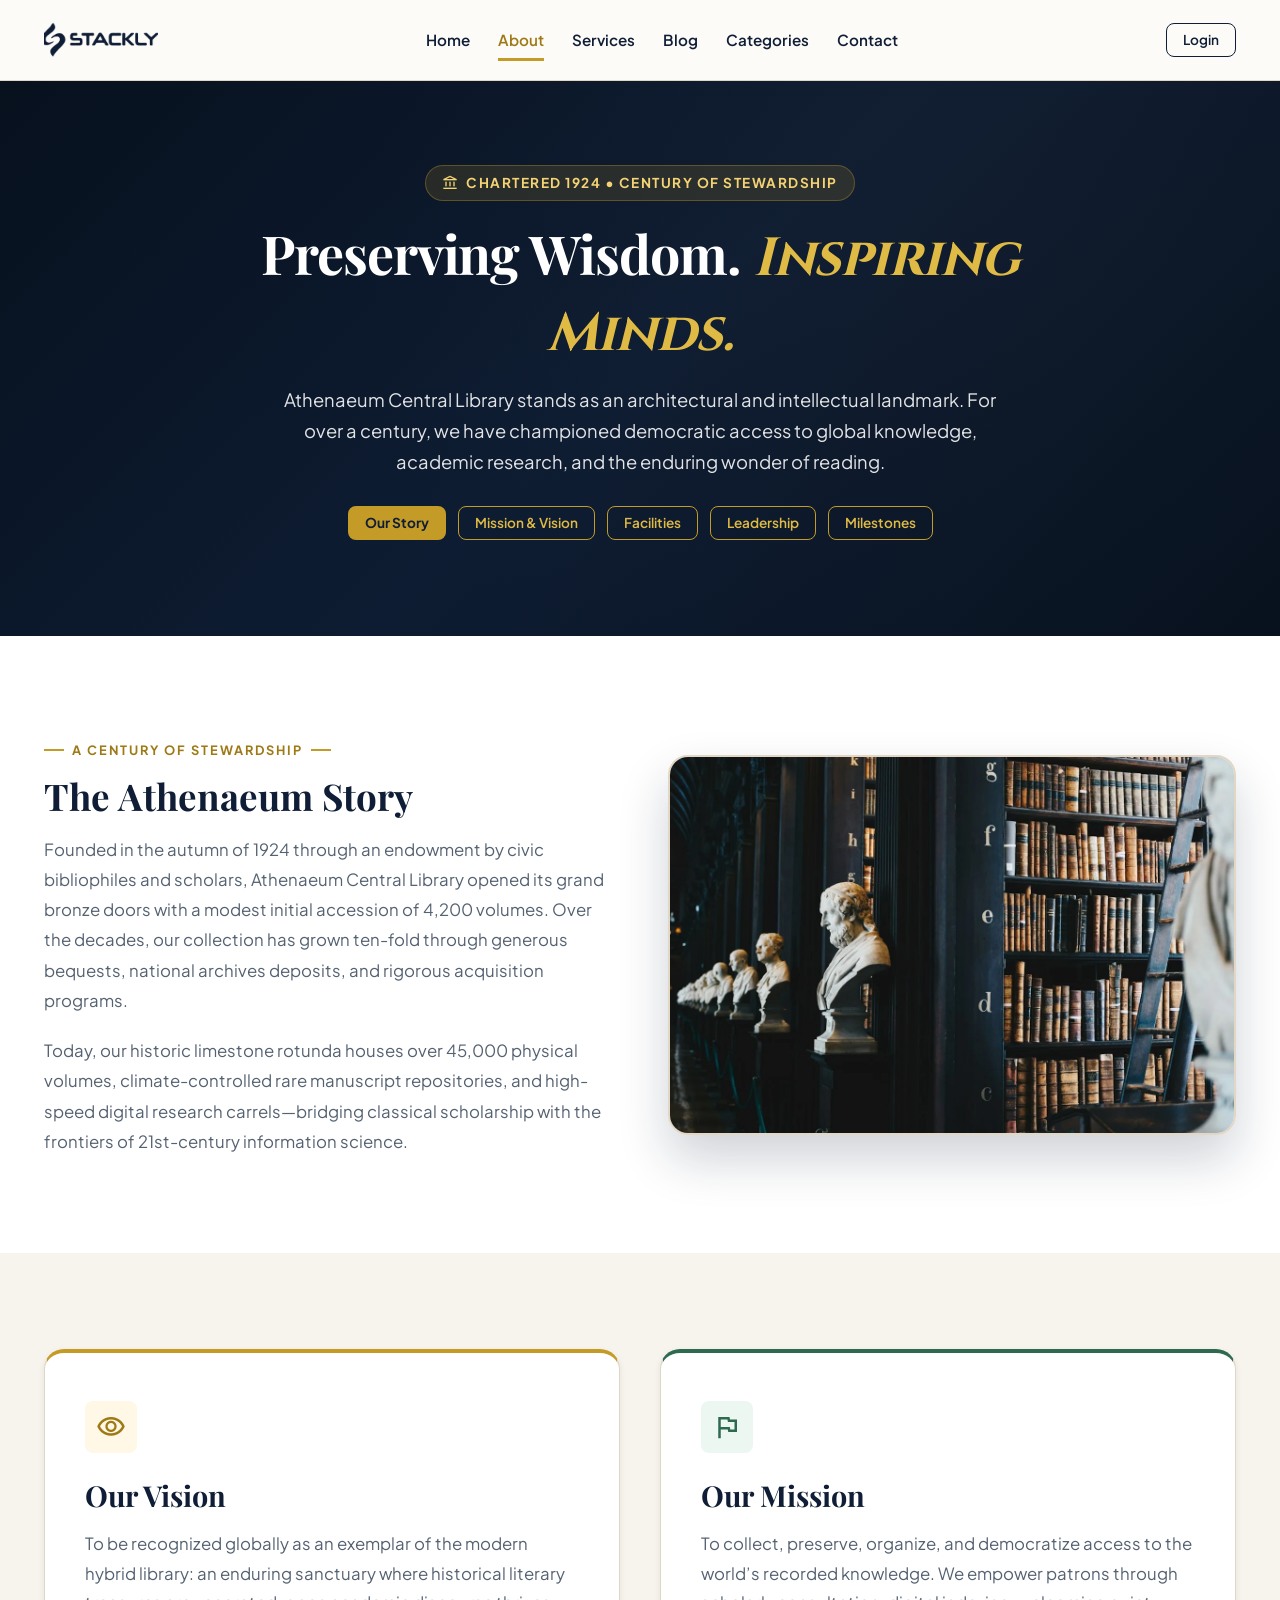
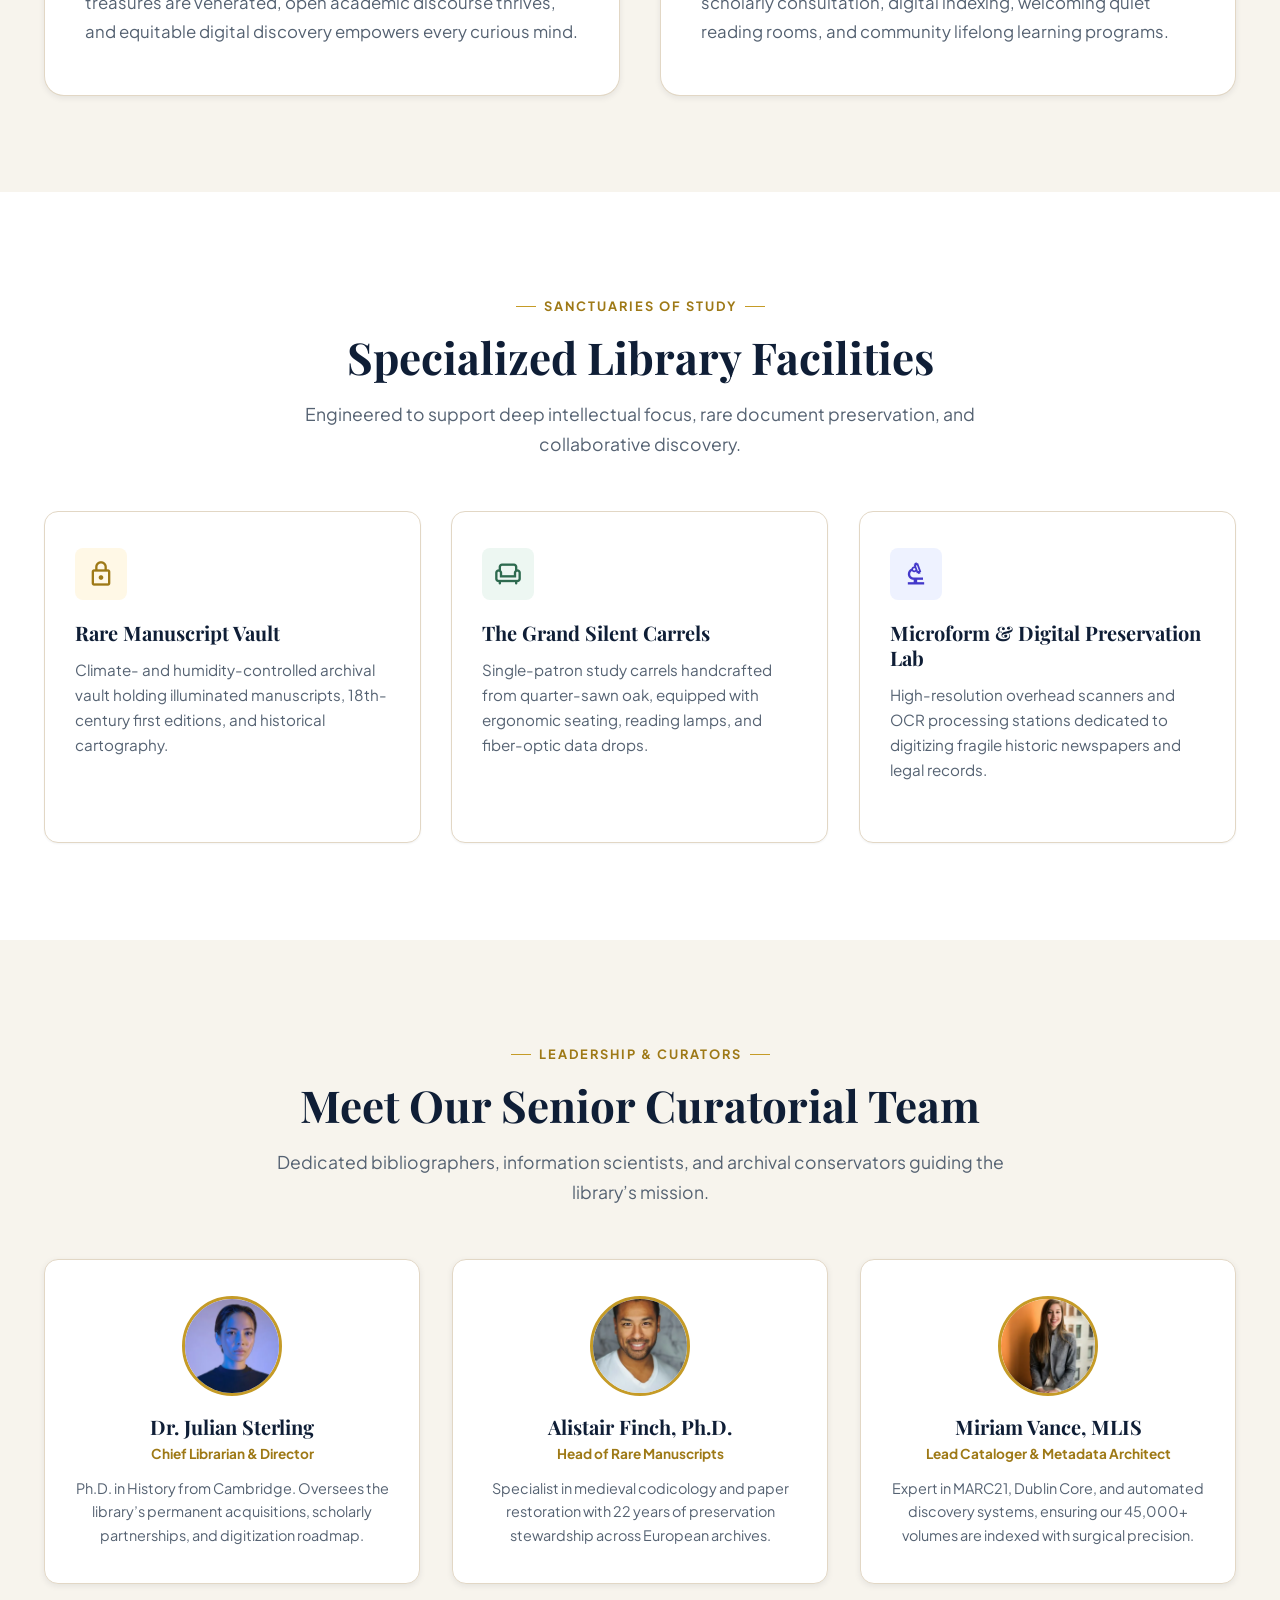
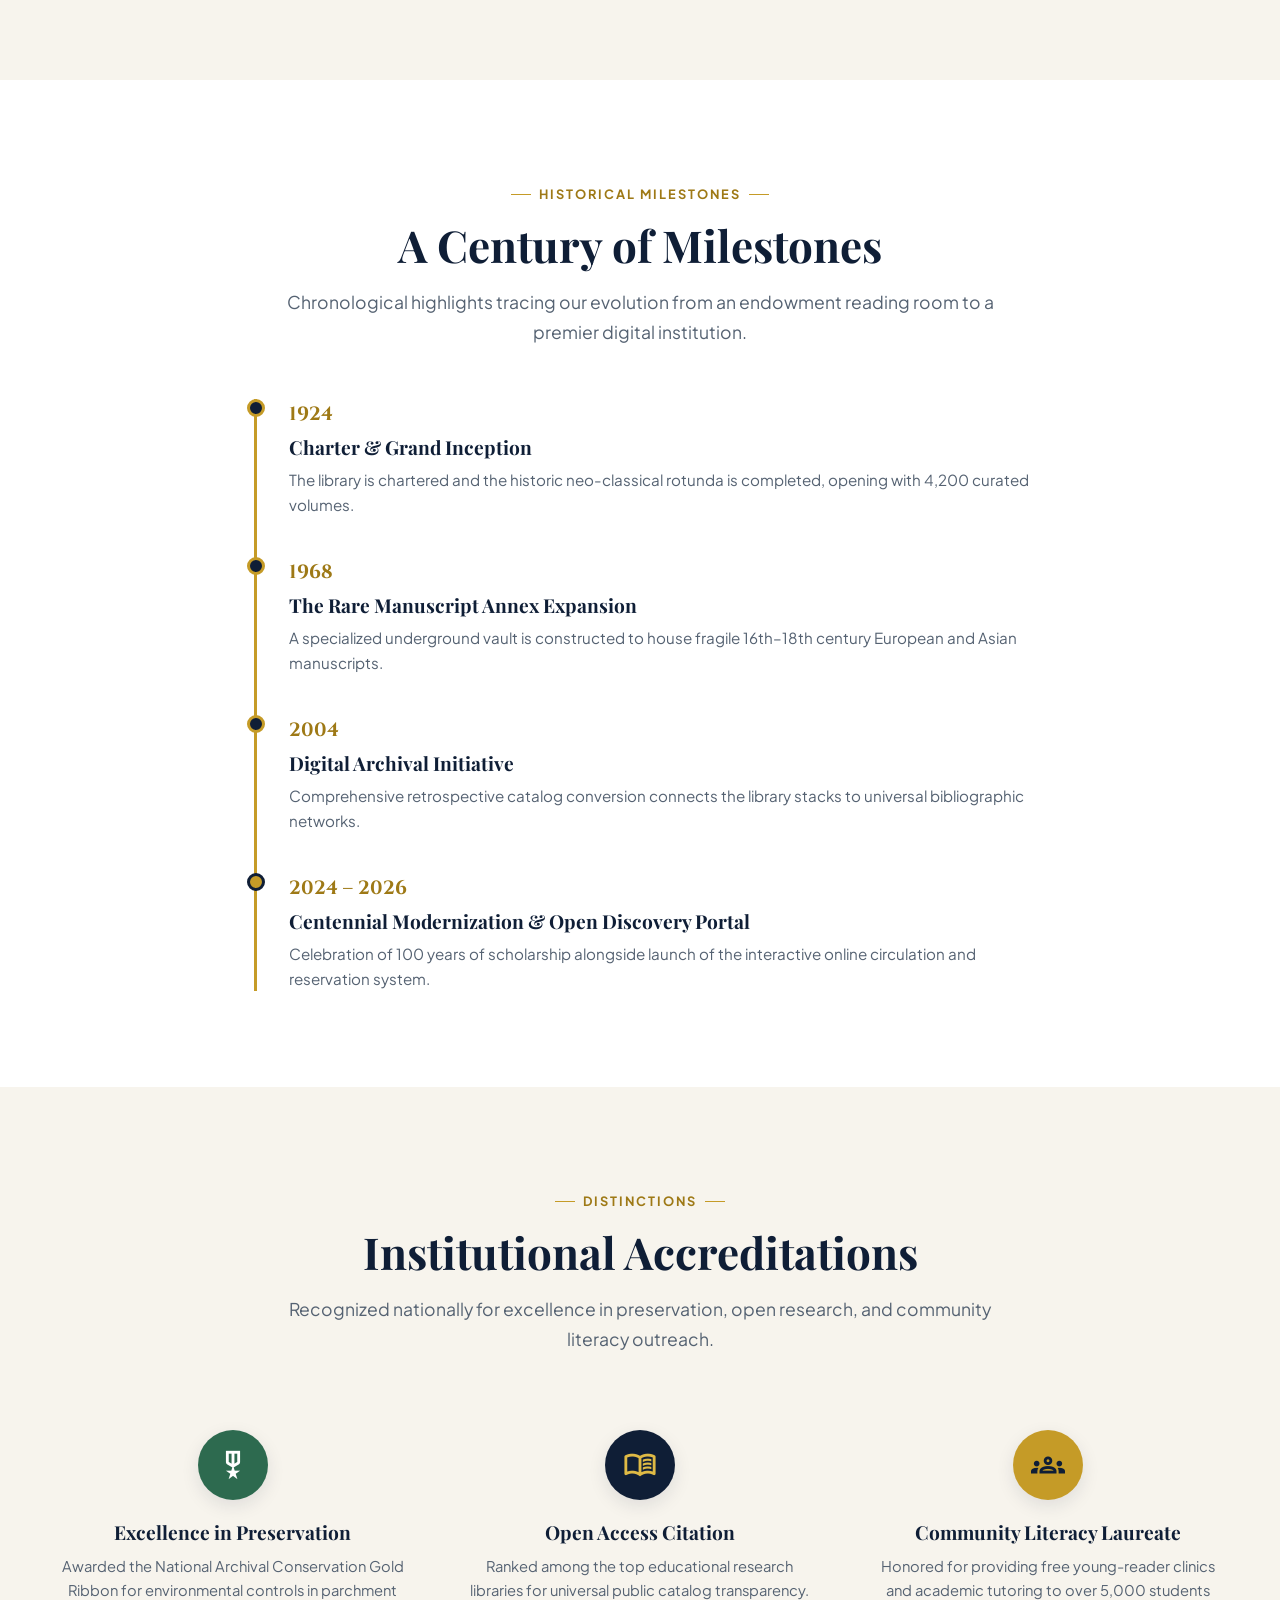
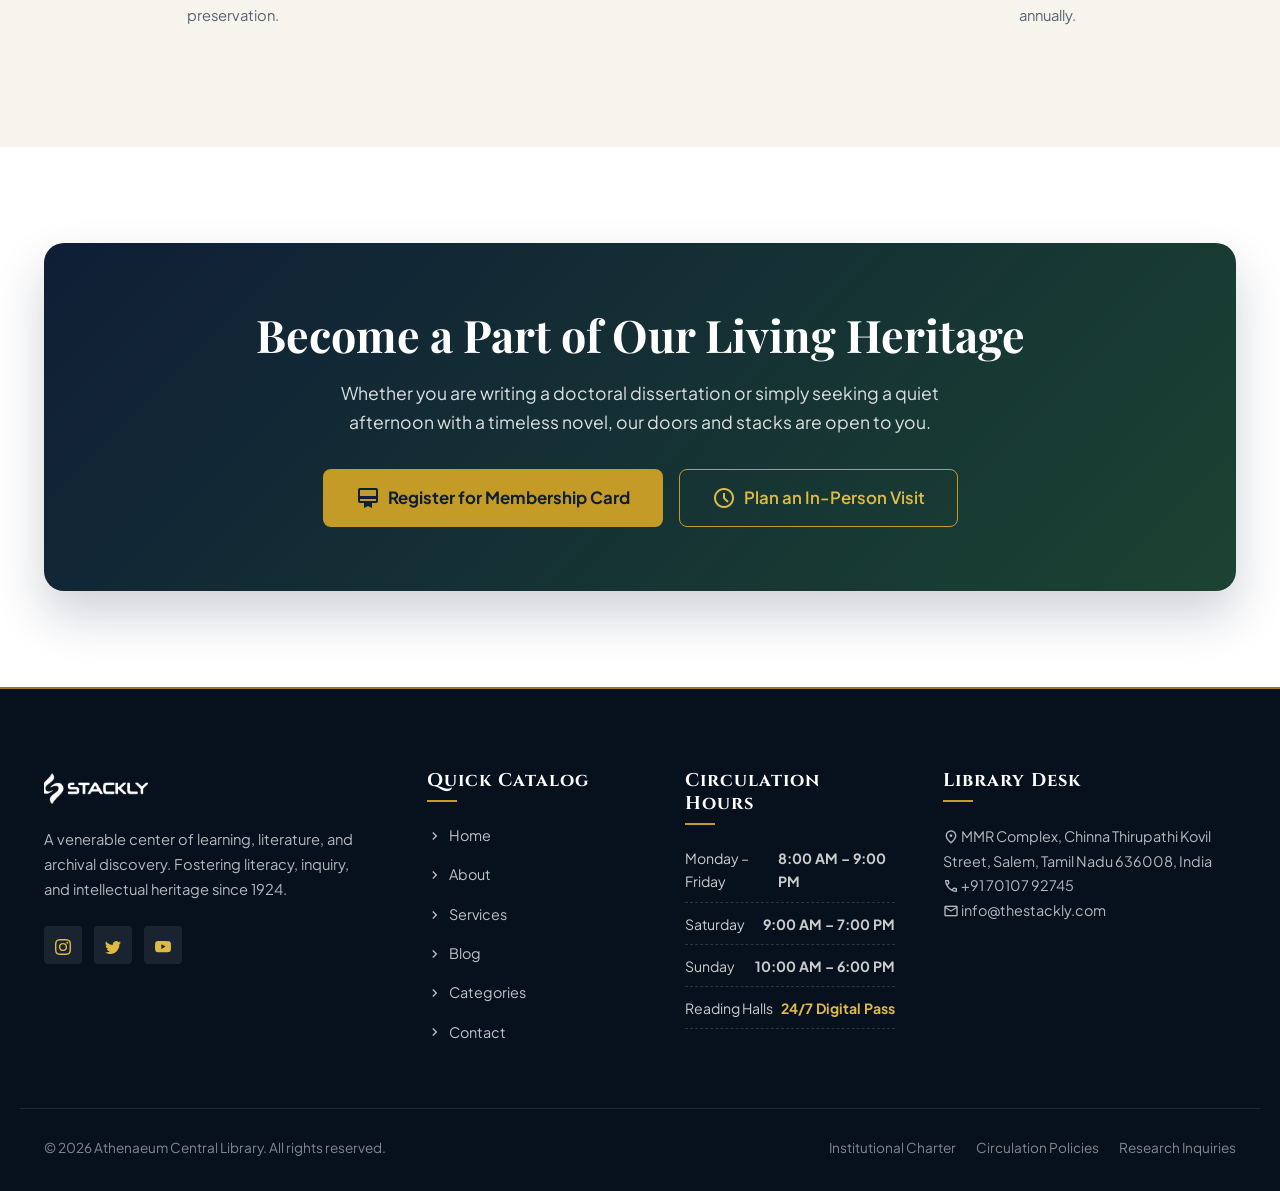
<file: about.html>
<!DOCTYPE html>
<html lang="en">
<head>
  <meta charset="UTF-8">
  <meta name="viewport" content="width=device-width, initial-scale=1.0">
  <title>About Athenaeum Central Library — Our History, Mission & Leadership</title>
  <meta name="description" content="Discover the century-long heritage of Athenaeum Central Library. Founded in 1924, we preserve historic manuscripts and champion open scholarly discovery.">
  <!-- <link rel="icon" type="image/webp" href="assets/images/logo.webp"> -->
  <link rel="stylesheet" href="assets/css/style.css">
</head>
<body>

  <!-- Accessible Skip Link -->
  <a href="#main-content" class="skip-link">Skip to main content</a>

  <!-- Header -->
  <header class="site-header" id="siteHeader">
    <div class="container header-inner">
      <a href="index.html" class="logo-brand" aria-label="Athenaeum Central Library Home">
        <img src="./assets/images/stackly-logo-0f1e36.webp" alt="Athenaeum Central Library Emblem" class="logo-svg">
      </a>

      <!-- Desktop Navigation -->
      <nav class="nav-desktop" aria-label="Main Navigation">
        <a href="index.html" class="nav-link">Home</a>
          <a href="about.html" class="nav-link active">About</a>
           <a href="services.html" class="nav-link">Services</a>
        <a href="books.html" class="nav-link">Blog</a>
        <a href="categories.html" class="nav-link">Categories</a>
        <a href="contact.html" class="nav-link">Contact</a>
      </nav>

      <!-- Header Actions (Syncs with Auth state) -->
      <div class="header-actions">
        <div id="navAuthContainer" style="display: flex; align-items: center; gap: 10px;">
          <!-- Dynamically populated by app.js: Login/Join or Dashboard Button -->
          <a href="login.html" class="btn btn-sm btn-outline">Login</a>
          <!-- <a href="register.html" class="btn btn-sm btn-gold">Join Library</a> -->
        </div>
        <button type="button" class="btn-mobile-toggle" id="mobileMenuToggle" aria-label="Open mobile navigation menu">
          <span class="material-symbols-outlined" style="font-size: 28px;">menu</span>
        </button>
      </div>
    </div>
  </header>

  <!-- Mobile Drawer Menu -->
  <div class="mobile-nav-backdrop" id="mobileNavBackdrop"></div>
  <aside class="mobile-nav-drawer" id="mobileNavDrawer" aria-hidden="true">
    <div class="mobile-drawer-header">
      <img src="assets/images/stackly-logo-0f1e36.webp" alt="Athenaeum Library" style="height: 32px; filter: brightness(0) invert(1);">
      <button type="button" id="mobileDrawerClose" style="color: #fff;" aria-label="Close mobile menu">
        <span class="material-symbols-outlined">close</span>
      </button>
    </div>
    <ul class="mobile-nav-links">
      <li><a href="index.html"><span class="material-symbols-outlined">home</span> Home</a></li>
      <li><a href="about.html" class="active"><span class="material-symbols-outlined">info</span> About</a></li>
            <li><a href="services.html"><span class="material-symbols-outlined">room_service</span>Services</a></li>
      <li><a href="books.html"><span class="material-symbols-outlined">menu_book</span> Blog</a></li>
      <li><a href="categories.html"><span class="material-symbols-outlined">category</span> Categories</a></li>
      <li><a href="contact.html"><span class="material-symbols-outlined">mail</span> Contact</a></li>
    </ul>
    <div id="mobileAuthContainer"></div>
  </aside>

  <main id="main-content">

    <!-- 1. LIBRARY INTRODUCTION HERO WITH REALISTIC BACKGROUND -->
    <section class="page-hero page-hero-about">
      <div class="container text-center" style="text-align: center; max-width: 860px; margin: 0 auto;">
        <div class="hero-tag" style="margin-bottom: 18px; display: inline-flex;">
          <span class="material-symbols-outlined" style="font-size: 16px;">account_balance</span>
          Chartered 1924 &bull; Century of Stewardship
        </div>
        <h1 style="color: var(--color-white); font-size: clamp(2.4rem, 4.2vw, 3.4rem); margin-bottom: 16px; font-weight: 700; letter-spacing: -0.02em;">
          Preserving Wisdom. <span style="color: var(--color-gold-400); font-family: var(--font-serif); font-style: italic;">Inspiring Minds.</span>
        </h1>
        <p style="color: rgba(255,255,255,0.88); font-size: 1.15rem; line-height: 1.7; max-width: 720px; margin: 0 auto 28px;">
          Athenaeum Central Library stands as an architectural and intellectual landmark. For over a century, we have championed democratic access to global knowledge, academic research, and the enduring wonder of reading.
        </p>
        <div style="display: flex; gap: 12px; justify-content: center; flex-wrap: wrap;">
          <a href="#history" class="btn btn-gold btn-sm">Our Story</a>
          <a href="#vision-mission" class="btn btn-outline-gold btn-sm">Mission & Vision</a>
          <a href="#facilities" class="btn btn-outline-gold btn-sm">Facilities</a>
          <a href="#staff" class="btn btn-outline-gold btn-sm">Leadership</a>
          <a href="#timeline" class="btn btn-outline-gold btn-sm">Milestones</a>
        </div>
      </div>
    </section>

    <!-- 2. LIBRARY HISTORY -->
    <section class="section-py section-bg-white" id="history">
      <div class="container small-screen-issue" style="display: grid; grid-template-columns: 1fr 1fr; gap: 56px; align-items: center;">
        <div>
          <div class="section-tag">A Century of Stewardship</div>
          <h2 class="section-title" style="text-align: left; font-size: 2.3rem;">The Athenaeum Story</h2>
          <p style="font-size: 1.05rem; line-height: 1.8; color: var(--color-text-muted); margin-bottom: 20px;">
            Founded in the autumn of 1924 through an endowment by civic bibliophiles and scholars, Athenaeum Central Library opened its grand bronze doors with a modest initial accession of 4,200 volumes. Over the decades, our collection has grown ten-fold through generous bequests, national archives deposits, and rigorous acquisition programs.
          </p>
          <p style="font-size: 1.05rem; line-height: 1.8; color: var(--color-text-muted);">
            Today, our historic limestone rotunda houses over 45,000 physical volumes, climate-controlled rare manuscript repositories, and high-speed digital research carrels—bridging classical scholarship with the frontiers of 21st-century information science.
          </p>
        </div>
        <div>
          <img src="assets/images/bg-hero.webp" alt="Historic Athenaeum Library Architecture" style="width:100%; border-radius: var(--radius-xl); box-shadow: var(--shadow-xl); border: 2px solid var(--color-parchment-300);" loading="lazy">
        </div>
      </div>
    </section>

    <!-- 3 & 4. VISION AND MISSION -->
    <section class="section-py section-bg-parchment" id="vision-mission">
      <div class="container small-screen-issue" style="display: grid; grid-template-columns: 1fr 1fr; gap: 40px;">
        <div style="background: var(--color-white); border-radius: var(--radius-xl); padding: 48px 40px; border: 1px solid var(--color-parchment-300); border-top: 4px solid var(--color-gold-500); box-shadow: var(--shadow-sm);">
          <div style="width: 52px; height: 52px; background: var(--color-gold-light); color: var(--color-gold-600); border-radius: var(--radius-md); display: flex; align-items: center; justify-content: center; margin-bottom: 24px;">
            <span class="material-symbols-outlined" style="font-size: 30px;">visibility</span>
          </div>
          <h3 style="font-size: 1.8rem; margin-bottom: 16px;">Our Vision</h3>
          <p style="font-size: 1.05rem; line-height: 1.75; color: var(--color-text-muted);">
            To be recognized globally as an exemplar of the modern hybrid library: an enduring sanctuary where historical literary treasures are venerated, open academic discourse thrives, and equitable digital discovery empowers every curious mind.
          </p>
        </div>

        <div style="background: var(--color-white); border-radius: var(--radius-xl); padding: 48px 40px; border: 1px solid var(--color-parchment-300); border-top: 4px solid var(--color-green-700); box-shadow: var(--shadow-sm);">
          <div style="width: 52px; height: 52px; background: var(--color-green-50); color: var(--color-green-700); border-radius: var(--radius-md); display: flex; align-items: center; justify-content: center; margin-bottom: 24px;">
            <span class="material-symbols-outlined" style="font-size: 30px;">flag</span>
          </div>
          <h3 style="font-size: 1.8rem; margin-bottom: 16px;">Our Mission</h3>
          <p style="font-size: 1.05rem; line-height: 1.75; color: var(--color-text-muted);">
            To collect, preserve, organize, and democratize access to the world’s recorded knowledge. We empower patrons through scholarly consultation, digital indexing, welcoming quiet reading rooms, and community lifelong learning programs.
          </p>
        </div>
      </div>
    </section>

    <!-- 5. LIBRARY FACILITIES -->
    <section class="section-py section-bg-white" id="facilities">
      <div class="container">
        <div class="section-header">
          <div class="section-tag">Sanctuaries of Study</div>
          <h2 class="section-title">Specialized Library Facilities</h2>
          <p class="section-subtitle">Engineered to support deep intellectual focus, rare document preservation, and collaborative discovery.</p>
        </div>

        <div class="services-grid">
          <div class="service-card">
            <div class="service-icon-wrap" style="background: var(--color-gold-light); color: var(--color-gold-600);">
              <span class="material-symbols-outlined">lock</span>
            </div>
            <h3 class="service-title">Rare Manuscript Vault</h3>
            <p class="service-desc">Climate- and humidity-controlled archival vault holding illuminated manuscripts, 18th-century first editions, and historical cartography.</p>
          </div>

          <div class="service-card">
            <div class="service-icon-wrap" style="background: var(--color-green-50); color: var(--color-green-700);">
              <span class="material-symbols-outlined">chair</span>
            </div>
            <h3 class="service-title">The Grand Silent Carrels</h3>
            <p class="service-desc">Single-patron study carrels handcrafted from quarter-sawn oak, equipped with ergonomic seating, reading lamps, and fiber-optic data drops.</p>
          </div>

          <div class="service-card">
            <div class="service-icon-wrap" style="background: #eef2ff; color: #4338ca;">
              <span class="material-symbols-outlined">biotech</span>
            </div>
            <h3 class="service-title">Microform & Digital Preservation Lab</h3>
            <p class="service-desc">High-resolution overhead scanners and OCR processing stations dedicated to digitizing fragile historic newspapers and legal records.</p>
          </div>
        </div>
      </div>
    </section>

    <!-- 6. LIBRARIAN AND STAFF INFORMATION -->
    <section class="section-py section-bg-parchment" id="staff">
      <div class="container">
        <div class="section-header">
          <div class="section-tag">Leadership & Curators</div>
          <h2 class="section-title">Meet Our Senior Curatorial Team</h2>
          <p class="section-subtitle">Dedicated bibliographers, information scientists, and archival conservators guiding the library’s mission.</p>
        </div>

        <div class="testimonials-grid" style="grid-template-columns: repeat(auto-fit, minmax(280px, 1fr));">
          <div class="testimonial-card" style="text-align: center; align-items: center;">
            <img src="assets/images/avatar-dr-sterling.webp" alt="Dr. Julian Sterling" style="width: 100px; height: 100px; border-radius: 50%; object-fit: cover; border: 3px solid var(--color-gold-500); margin-bottom: 18px;" loading="lazy">
            <h3 style="font-size: 1.25rem; margin-bottom: 4px;">Dr. Julian Sterling</h3>
            <div style="color: var(--color-gold-600); font-weight: 700; font-size: 0.85rem; margin-bottom: 12px;">Chief Librarian & Director</div>
            <p style="font-size: 0.9rem; color: var(--color-text-muted); line-height: 1.6;">
              Ph.D. in History from Cambridge. Oversees the library’s permanent acquisitions, scholarly partnerships, and digitization roadmap.
            </p>
          </div>

          <div class="testimonial-card" style="text-align: center; align-items: center;">
            <img src="assets/images/avatar-marcus-vance.webp" alt="Alistair Finch, Ph.D." style="width: 100px; height: 100px; border-radius: 50%; object-fit: cover; border: 3px solid var(--color-gold-500); margin-bottom: 18px;" loading="lazy">
            <h3 style="font-size: 1.25rem; margin-bottom: 4px;">Alistair Finch, Ph.D.</h3>
            <div style="color: var(--color-gold-600); font-weight: 700; font-size: 0.85rem; margin-bottom: 12px;">Head of Rare Manuscripts</div>
            <p style="font-size: 0.9rem; color: var(--color-text-muted); line-height: 1.6;">
              Specialist in medieval codicology and paper restoration with 22 years of preservation stewardship across European archives.
            </p>
          </div>

          <div class="testimonial-card" style="text-align: center; align-items: center;">
            <img src="assets/images/avatar-miriam-vance.webp" alt="Miriam Vance, MLIS" style="width: 100px; height: 100px; border-radius: 50%; object-fit: cover; border: 3px solid var(--color-gold-500); margin-bottom: 18px;" loading="lazy">
            <h3 style="font-size: 1.25rem; margin-bottom: 4px;">Miriam Vance, MLIS</h3>
            <div style="color: var(--color-gold-600); font-weight: 700; font-size: 0.85rem; margin-bottom: 12px;">Lead Cataloger & Metadata Architect</div>
            <p style="font-size: 0.9rem; color: var(--color-text-muted); line-height: 1.6;">
              Expert in MARC21, Dublin Core, and automated discovery systems, ensuring our 45,000+ volumes are indexed with surgical precision.
            </p>
          </div>
        </div>
      </div>
    </section>

    <!-- 7. LIBRARY TIMELINE -->
    <section class="section-py section-bg-white" id="timeline">
      <div class="container" style="max-width: 860px;">
        <div class="section-header">
          <div class="section-tag">Historical Milestones</div>
          <h2 class="section-title">A Century of Milestones</h2>
          <p class="section-subtitle">Chronological highlights tracing our evolution from an endowment reading room to a premier digital institution.</p>
        </div>

        <div style="position: relative; border-left: 3px solid var(--color-gold-500); padding-left: 32px; margin-left: 20px;">
          <div style="margin-bottom: 40px; position: relative;">
            <div style="position: absolute; left: -42px; top: 0; width: 18px; height: 18px; border-radius: 50%; background: var(--color-navy-900); border: 3px solid var(--color-gold-500);"></div>
            <strong style="color: var(--color-gold-600); font-family: var(--font-serif); font-size: 1.2rem;">1924</strong>
            <h4 style="font-size: 1.2rem; margin: 4px 0 8px;">Charter & Grand Inception</h4>
            <p style="color: var(--color-text-muted); font-size: 0.95rem;">
              The library is chartered and the historic neo-classical rotunda is completed, opening with 4,200 curated volumes.
            </p>
          </div>

          <div style="margin-bottom: 40px; position: relative;">
            <div style="position: absolute; left: -42px; top: 0; width: 18px; height: 18px; border-radius: 50%; background: var(--color-navy-900); border: 3px solid var(--color-gold-500);"></div>
            <strong style="color: var(--color-gold-600); font-family: var(--font-serif); font-size: 1.2rem;">1968</strong>
            <h4 style="font-size: 1.2rem; margin: 4px 0 8px;">The Rare Manuscript Annex Expansion</h4>
            <p style="color: var(--color-text-muted); font-size: 0.95rem;">
              A specialized underground vault is constructed to house fragile 16th&ndash;18th century European and Asian manuscripts.
            </p>
          </div>

          <div style="margin-bottom: 40px; position: relative;">
            <div style="position: absolute; left: -42px; top: 0; width: 18px; height: 18px; border-radius: 50%; background: var(--color-navy-900); border: 3px solid var(--color-gold-500);"></div>
            <strong style="color: var(--color-gold-600); font-family: var(--font-serif); font-size: 1.2rem;">2004</strong>
            <h4 style="font-size: 1.2rem; margin: 4px 0 8px;">Digital Archival Initiative</h4>
            <p style="color: var(--color-text-muted); font-size: 0.95rem;">
              Comprehensive retrospective catalog conversion connects the library stacks to universal bibliographic networks.
            </p>
          </div>

          <div style="position: relative;">
            <div style="position: absolute; left: -42px; top: 0; width: 18px; height: 18px; border-radius: 50%; background: var(--color-gold-500); border: 3px solid var(--color-navy-900);"></div>
            <strong style="color: var(--color-gold-600); font-family: var(--font-serif); font-size: 1.2rem;">2024 &ndash; 2026</strong>
            <h4 style="font-size: 1.2rem; margin: 4px 0 8px;">Centennial Modernization & Open Discovery Portal</h4>
            <p style="color: var(--color-text-muted); font-size: 0.95rem;">
              Celebration of 100 years of scholarship alongside launch of the interactive online circulation and reservation system.
            </p>
          </div>
        </div>
      </div>
    </section>

    <!-- 8. ACHIEVEMENTS AND ACCREDITATIONS -->
    <section class="section-py section-bg-parchment" id="achievements">
      <div class="container">
        <div class="section-header">
          <div class="section-tag">Distinctions</div>
          <h2 class="section-title">Institutional Accreditations</h2>
          <p class="section-subtitle">Recognized nationally for excellence in preservation, open research, and community literacy outreach.</p>
        </div>

        <div class="pillars-grid">
          <div class="pillar-item">
            <div class="pillar-icon" style="background: var(--color-green-700); color: #fff;">
              <span class="material-symbols-outlined">military_tech</span>
            </div>
            <h3 class="pillar-title">Excellence in Preservation</h3>
            <p class="pillar-desc">Awarded the National Archival Conservation Gold Ribbon for environmental controls in parchment preservation.</p>
          </div>

          <div class="pillar-item">
            <div class="pillar-icon" style="background: var(--color-navy-900); color: var(--color-gold-400);">
              <span class="material-symbols-outlined">menu_book</span>
            </div>
            <h3 class="pillar-title">Open Access Citation</h3>
            <p class="pillar-desc">Ranked among the top educational research libraries for universal public catalog transparency.</p>
          </div>

          <div class="pillar-item">
            <div class="pillar-icon" style="background: var(--color-gold-500); color: var(--color-navy-900);">
              <span class="material-symbols-outlined">groups</span>
            </div>
            <h3 class="pillar-title">Community Literacy Laureate</h3>
            <p class="pillar-desc">Honored for providing free young-reader clinics and academic tutoring to over 5,000 students annually.</p>
          </div>
        </div>
      </div>
    </section>

    <!-- 9. CALL TO ACTION -->
    <section class="section-py section-bg-white" style="padding-bottom: 96px;">
      <div class="container">
        <div class="cta-banner">
          <h2 class="cta-title">Become a Part of Our Living Heritage</h2>
          <p class="cta-desc">
            Whether you are writing a doctoral dissertation or simply seeking a quiet afternoon with a timeless novel, our doors and stacks are open to you.
          </p>
          <div style="display: flex; gap: 16px; justify-content: center; flex-wrap: wrap;">
            <a href="register.html" class="btn btn-lg btn-gold">
              <span class="material-symbols-outlined">card_membership</span>
              <span>Register for Membership Card</span>
            </a>
            <a href="contact.html" class="btn btn-lg btn-outline-gold">
              <span class="material-symbols-outlined">schedule</span>
              <span>Plan an In-Person Visit</span>
            </a>
          </div>
        </div>
      </div>
    </section>

  </main>

  <!-- Footer -->
  <footer class="site-footer">
    <div class="container footer-grid">
      <!-- Col 1: Brand & Identity -->
      <div class="footer-brand">
        <a href="index.html">
          <img src="./assets/images/stackly-logo-0f1e36.webp" alt="Athenaeum Central Library" style="height: 40px; filter: brightness(0) invert(1);">
        </a>
        <p>
          A venerable center of learning, literature, and archival discovery. Fostering literacy, inquiry, and intellectual heritage since 1924.
        </p>
        <div class="footer-socials">
          <a href="404.html" class="footer-social-link" aria-label="Library Archive Twitter"><span class="material-symbols-outlined" style="font-size:20px;"><svg xmlns="http://www.w3.org/2000/svg" width="16" height="16" fill="currentColor" class="bi bi-instagram" viewBox="0 0 16 16">
  <path d="M8 0C5.829 0 5.556.01 4.703.048 3.85.088 3.269.222 2.76.42a3.9 3.9 0 0 0-1.417.923A3.9 3.9 0 0 0 .42 2.76C.222 3.268.087 3.85.048 4.7.01 5.555 0 5.827 0 8.001c0 2.172.01 2.444.048 3.297.04.852.174 1.433.372 1.942.205.526.478.972.923 1.417.444.445.89.719 1.416.923.51.198 1.09.333 1.942.372C5.555 15.99 5.827 16 8 16s2.444-.01 3.298-.048c.851-.04 1.434-.174 1.943-.372a3.9 3.9 0 0 0 1.416-.923c.445-.445.718-.891.923-1.417.197-.509.332-1.09.372-1.942C15.99 10.445 16 10.173 16 8s-.01-2.445-.048-3.299c-.04-.851-.175-1.433-.372-1.941a3.9 3.9 0 0 0-.923-1.417A3.9 3.9 0 0 0 13.24.42c-.51-.198-1.092-.333-1.943-.372C10.443.01 10.172 0 7.998 0zm-.717 1.442h.718c2.136 0 2.389.007 3.232.046.78.035 1.204.166 1.486.275.373.145.64.319.92.599s.453.546.598.92c.11.281.24.705.275 1.485.039.843.047 1.096.047 3.231s-.008 2.389-.047 3.232c-.035.78-.166 1.203-.275 1.485a2.5 2.5 0 0 1-.599.919c-.28.28-.546.453-.92.598-.28.11-.704.24-1.485.276-.843.038-1.096.047-3.232.047s-2.39-.009-3.233-.047c-.78-.036-1.203-.166-1.485-.276a2.5 2.5 0 0 1-.92-.598 2.5 2.5 0 0 1-.6-.92c-.109-.281-.24-.705-.275-1.485-.038-.843-.046-1.096-.046-3.233s.008-2.388.046-3.231c.036-.78.166-1.204.276-1.486.145-.373.319-.64.599-.92s.546-.453.92-.598c.282-.11.705-.24 1.485-.276.738-.034 1.024-.044 2.515-.045zm4.988 1.328a.96.96 0 1 0 0 1.92.96.96 0 0 0 0-1.92m-4.27 1.122a4.109 4.109 0 1 0 0 8.217 4.109 4.109 0 0 0 0-8.217m0 1.441a2.667 2.667 0 1 1 0 5.334 2.667 2.667 0 0 1 0-5.334"/>
</svg></span></a>
          <a href="404.html" class="footer-social-link" aria-label="Library Catalog RSS"><span class="material-symbols-outlined" style="font-size:20px;"><svg xmlns="http://www.w3.org/2000/svg" width="16" height="16" fill="currentColor" class="bi bi-twitter" viewBox="0 0 16 16">
  <path d="M5.026 15c6.038 0 9.341-5.003 9.341-9.334q.002-.211-.006-.422A6.7 6.7 0 0 0 16 3.542a6.7 6.7 0 0 1-1.889.518 3.3 3.3 0 0 0 1.447-1.817 6.5 6.5 0 0 1-2.087.793A3.286 3.286 0 0 0 7.875 6.03a9.32 9.32 0 0 1-6.767-3.429 3.29 3.29 0 0 0 1.018 4.382A3.3 3.3 0 0 1 .64 6.575v.045a3.29 3.29 0 0 0 2.632 3.218 3.2 3.2 0 0 1-.865.115 3 3 0 0 1-.614-.057 3.28 3.28 0 0 0 3.067 2.277A6.6 6.6 0 0 1 .78 13.58a6 6 0 0 1-.78-.045A9.34 9.34 0 0 0 5.026 15"/>
</svg></span></a>
          <a href="404.html" class="footer-social-link" aria-label="Contact Desk"><span class="material-symbols-outlined" style="font-size:20px;"><svg xmlns="http://www.w3.org/2000/svg" width="16" height="16" fill="currentColor" class="bi bi-youtube" viewBox="0 0 16 16">
  <path d="M8.051 1.999h.089c.822.003 4.987.033 6.11.335a2.01 2.01 0 0 1 1.415 1.42c.101.38.172.883.22 1.402l.01.104.022.26.008.104c.065.914.073 1.77.074 1.957v.075c-.001.194-.01 1.108-.082 2.06l-.008.105-.009.104c-.05.572-.124 1.14-.235 1.558a2.01 2.01 0 0 1-1.415 1.42c-1.16.312-5.569.334-6.18.335h-.142c-.309 0-1.587-.006-2.927-.052l-.17-.006-.087-.004-.171-.007-.171-.007c-1.11-.049-2.167-.128-2.654-.26a2.01 2.01 0 0 1-1.415-1.419c-.111-.417-.185-.986-.235-1.558L.09 9.82l-.008-.104A31 31 0 0 1 0 7.68v-.123c.002-.215.01-.958.064-1.778l.007-.103.003-.052.008-.104.022-.26.01-.104c.048-.519.119-1.023.22-1.402a2.01 2.01 0 0 1 1.415-1.42c.487-.13 1.544-.21 2.654-.26l.17-.007.172-.006.086-.003.171-.007A100 100 0 0 1 7.858 2zM6.4 5.209v4.818l4.157-2.408z"/>
</svg></span></a>
        </div>
      </div>

      <!-- Col 2: Navigation Links -->
      <div>
        <h4 class="footer-heading">Quick Catalog</h4>
        <ul class="footer-links">
          <li><a href="index.html"><span class="material-symbols-outlined" style="font-size:16px;">chevron_right</span> Home</a></li>
          <li><a href="about.html"><span class="material-symbols-outlined" style="font-size:16px;">chevron_right</span> About</a></li>
          <li><a href="services.html"><span class="material-symbols-outlined" style="font-size:16px;">chevron_right</span> Services</a></li>
          <li><a href="books.html"><span class="material-symbols-outlined" style="font-size:16px;">chevron_right</span> Blog</a></li>
          <li><a href="categories.html"><span class="material-symbols-outlined" style="font-size:16px;">chevron_right</span> Categories</a></li>
                    <li><a href="contact.html"><span class="material-symbols-outlined" style="font-size:16px;">chevron_right</span> Contact</a></li>

        </ul>
      </div>

      <!-- Col 3: Hours & Operations -->
      <div>
        <h4 class="footer-heading">Circulation Hours</h4>
        <ul class="footer-hours-list">
          <li class="footer-hours-item">
            <span>Monday &ndash; Friday</span>
            <strong>8:00 AM &ndash; 9:00 PM</strong>
          </li>
          <li class="footer-hours-item">
            <span>Saturday</span>
            <strong>9:00 AM &ndash; 7:00 PM</strong>
          </li>
          <li class="footer-hours-item">
            <span>Sunday</span>
            <strong>10:00 AM &ndash; 6:00 PM</strong>
          </li>
          <li class="footer-hours-item">
            <span>Reading Halls</span>
            <strong style="color:var(--color-gold-400);">24/7 Digital Pass</strong>
          </li>
        </ul>
      </div>

      <!-- Col 4: Location & Demo Support -->
      <div>
        <h4 class="footer-heading">Library Desk</h4>
        <div style="font-size: 0.9rem; line-height: 1.7; color: rgba(255,255,255,0.7); margin-bottom: 16px;">
          <p><span class="material-symbols-outlined" style="font-size:16px; vertical-align:text-bottom;">location_on</span> MMR Complex, Chinna Thirupathi Kovil Street, Salem, Tamil Nadu 636008, India</p>
          <p><span class="material-symbols-outlined" style="font-size:16px; vertical-align:text-bottom;">call</span> +91 70107 92745</p>
          <p><span class="material-symbols-outlined" style="font-size:16px; vertical-align:text-bottom;">mail</span> info@thestackly.com</p>
        </div>
        <!-- <button type="button" class="btn btn-sm btn-secondary" onclick="window.resetLibraryDemo()" style="width: 100%; justify-content: center; font-size: 0.8rem;">
          <span class="material-symbols-outlined" style="font-size:16px;">restart_alt</span>
          Reset Demo Database
        </button> -->
      </div>
    </div>

    <!-- Bottom Bar -->
    <div class="container footer-bottom">
      <div>&copy; 2026 Athenaeum Central Library. All rights reserved.</div>
      <div style="display: flex; gap: 20px;">
        <a href="404.html">Institutional Charter</a>
        <a href="404.html">Circulation Policies</a>
        <a href="404.html">Research Inquiries</a>
      </div>
    </div>
  </footer>

  <script src="assets/js/db.js"></script>
  <script src="assets/js/app.js"></script>
</body>
</html>
</file>
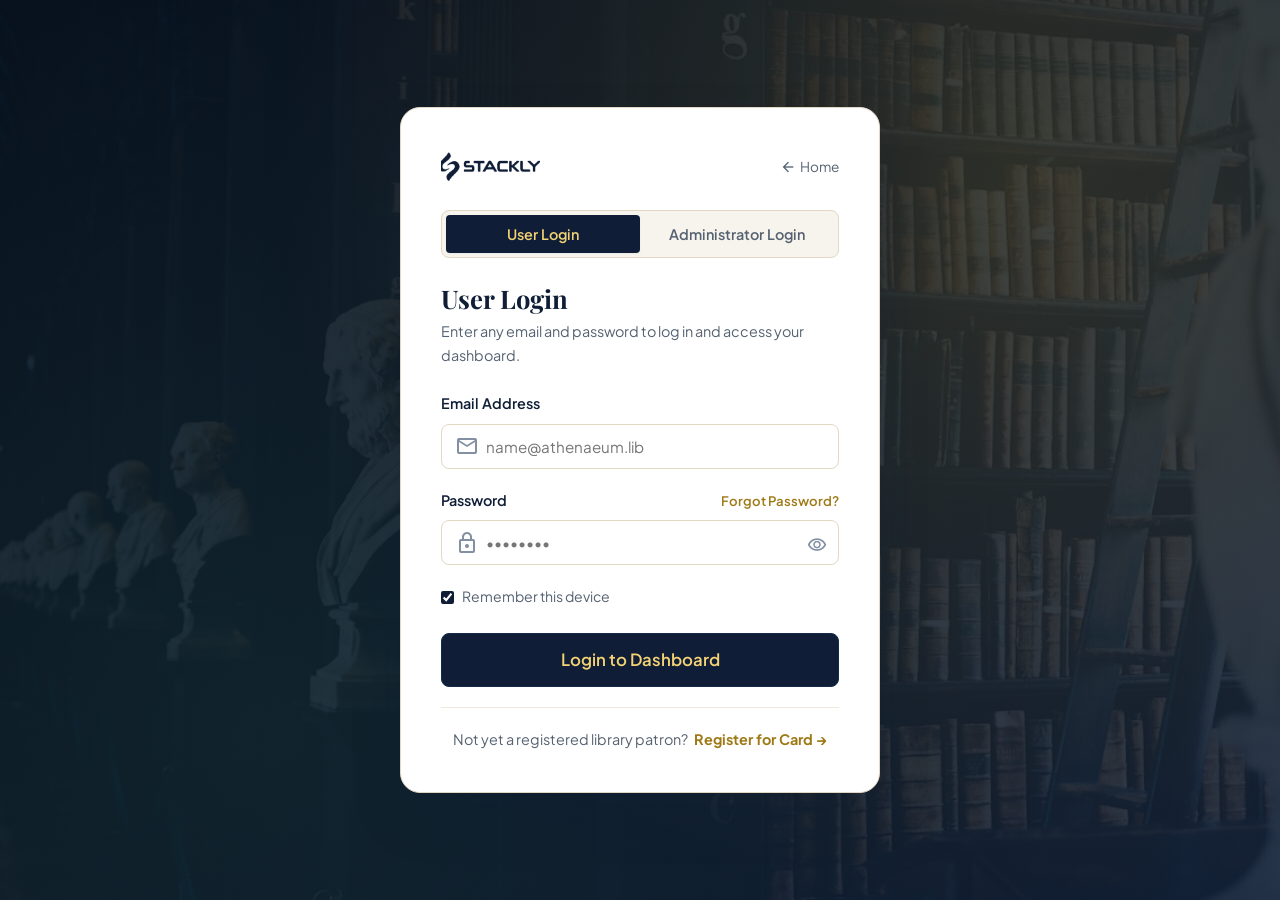
<file: admin-dashboard.html>
<!DOCTYPE html>
<html lang="en">
<head>
  <meta charset="UTF-8">
  <meta name="viewport" content="width=device-width, initial-scale=1.0">
  <title>Administrator Console — Athenaeum Central Library</title>
  <meta name="description" content="Circulation management, cataloging, patron registry, overdue tracking, and reporting.">
  <!-- <link rel="icon" type="image/webp" href="assets/images/logo.webp"> -->
  <link rel="stylesheet" href="assets/css/style.css">
  <link rel="stylesheet" href="assets/css/dashboard.css">
</head>
<body>

  <div class="dashboard-layout">
    
    <!-- ADMIN SIDEBAR -->
    <aside class="dashboard-sidebar" id="adminSidebar">
      <div class="sidebar-brand">
        <a href="index.html">
          <img src="./assets/images/stackly-logo-0f1e36.webp" alt="Athenaeum Central Library" class="logo-svg">
        </a>
      </div>

      <!-- Administrator Profile Header -->
      <div class="sidebar-user-card">
        <img src="" alt="Admin" class="sidebar-user-avatar js-admin-avatar" onerror="this.src='assets/images/avatar-dr-sterling.webp'">
        <div class="sidebar-user-info">
          <div class="sidebar-user-name js-admin-name">Dr. Julian Sterling</div>
          <div class="sidebar-user-email js-admin-email" style="font-size: 0.78rem; color: rgba(255,255,255,0.7); word-break: break-all; margin: 2px 0;">admin@athenaeum.lib</div>
          <div class="sidebar-user-role" style="color: var(--color-gold-400);">Chief Administrator</div>
        </div>
      </div>

      <!-- Navigation Links -->
      <ul class="sidebar-nav">
        <li class="sidebar-nav-item active" data-tab="admin-tab-overview">
          <button type="button">
            <span class="material-symbols-outlined">analytics</span>
            <span>Dashboard Overview</span>
          </button>
        </li>
        <li class="sidebar-nav-item" data-tab="admin-tab-books">
          <button type="button">
            <span class="material-symbols-outlined">menu_book</span>
            <span>Manage Books</span>
          </button>
        </li>
        <li class="sidebar-nav-item" data-tab="admin-tab-categories">
          <button type="button">
            <span class="material-symbols-outlined">category</span>
            <span>Manage Categories</span>
          </button>
        </li>
        <li class="sidebar-nav-item" data-tab="admin-tab-members">
          <button type="button">
            <span class="material-symbols-outlined">badge</span>
            <span>Manage Members</span>
          </button>
        </li>
        <li class="sidebar-nav-item" data-tab="admin-tab-loans">
          <button type="button">
            <span class="material-symbols-outlined">receipt_long</span>
            <span>Borrowing Records</span>
          </button>
        </li>
        <li class="sidebar-nav-item" data-tab="admin-tab-returns">
          <button type="button">
            <span class="material-symbols-outlined">keyboard_return</span>
            <span>Returns Desk</span>
          </button>
        </li>
        <li class="sidebar-nav-item" data-tab="admin-tab-reservations">
          <button type="button">
            <span class="material-symbols-outlined">bookmark_manager</span>
            <span>Reservations Queue</span>
          </button>
        </li>
        <li class="sidebar-nav-item" data-tab="admin-tab-overdue">
          <button type="button">
            <span class="material-symbols-outlined">notification_important</span>
            <span>Overdue Tracking</span>
          </button>
        </li>
        <li class="sidebar-nav-item" data-tab="admin-tab-staff">
          <button type="button">
            <span class="material-symbols-outlined">diversity_3</span>
            <span>Manage Staff</span>
          </button>
        </li>
        <li class="sidebar-nav-item" data-tab="admin-tab-reports">
          <button type="button">
            <span class="material-symbols-outlined">table_chart</span>
            <span>Reports & Exports</span>
          </button>
        </li>
        <li class="sidebar-nav-item" data-tab="admin-tab-settings">
          <button type="button">
            <span class="material-symbols-outlined">tune</span>
            <span>Library Settings</span>
          </button>
        </li>
      </ul>

      <div class="sidebar-footer">
        <button type="button" class="btn-logout js-admin-logout">
          <span class="material-symbols-outlined">power_settings_new</span>
          <span>Exit Admin Mode</span>
        </button>
      </div>
    </aside>

    <!-- MAIN CONTENT WRAPPER -->
    <div class="dashboard-content-wrapper">
      
      <!-- TOPBAR -->
      <header class="dashboard-topbar">
        <div class="dashboard-topbar-left">
          <button type="button" class="btn-sidebar-toggle" id="adminSidebarToggle" aria-label="Toggle admin drawer">
            <span class="material-symbols-outlined">menu</span>
          </button>
          <!-- <div class="topbar-search-box" style="width: 380px;">
            <span class="material-symbols-outlined">search</span>
            <input type="text" placeholder="Search catalog, patron cards, or loan IDs..." id="adminGlobalSearchInput">
          </div> -->
        </div>

        <div class="dashboard-topbar-right">
          <!-- <a href="index.html" class="topbar-action-btn" title="View Public Front">
            <span class="material-symbols-outlined">public</span>
          </a> -->
          <button type="button" class="btn btn-sm btn-gold" onclick="window.location.href = './404.html';">
            <span class="material-symbols-outlined" style="font-size: 18px;">add</span>
            <span>Add Book</span>
          </button>
          <div class="user-profile-menu" style="display: flex; align-items: center; gap: 10px;">
            <img src="" alt="Admin" class="user-profile-avatar js-admin-avatar" onerror="this.src='assets/images/avatar-dr-sterling.webp'">
            <div class="blocking-small-screen" style="display: flex; flex-direction: column; text-align: right; line-height: 1.25;">
              <span style="font-weight: 600; font-size: 0.92rem; color: var(--color-navy-900);" class="js-admin-name">Dr. Julian Sterling</span>
              <span style="font-size: 0.75rem; color: var(--color-text-muted);" class="js-admin-email">admin@athenaeum.lib</span>
            </div>
          </div>
        </div>
      </header>

      <!-- BODY CONTENT CONTAINER -->
      <main class="dashboard-main-body">

        <!-- TAB 1: OVERVIEW METRICS & CHARTS -->
        <section class="dashboard-tab-pane active" id="admin-tab-overview">
          <div class="dashboard-page-header">
            <div>
              <h1 class="dashboard-page-title">Circulation & Inventory Overview</h1>
              <p class="dashboard-page-subtitle">Real-time status of catalog volumes, active checkouts, member status, and pending holds.</p>
            </div>
            <div style="display: flex; gap: 10px;">
              <button type="button" class="btn btn-primary" onclick="window.openModal('recordLoanModal')">
                <span class="material-symbols-outlined">post_add</span>
                Record Book Loan
              </button>
            </div>
          </div>

          <!-- SECTION 1: REAL-TIME OPERATIONAL KPIS & METRICS -->
          <div class="dash-section">
            <div class="dash-section-header">
              <div>
                <h2 class="dash-section-title"><span class="material-symbols-outlined">analytics</span> Section 1: Institutional Circulation & Inventory KPIs</h2>
                <p class="dash-section-subtitle">Real-time core bibliographic metrics synchronized with library physical stacks.</p>
              </div>
              <span class="status-pill status-available">Live Sync Active</span>
            </div>
            <div class="metrics-grid">
              <div class="metric-card card-gold">
                <div class="metric-info">
                  <span class="metric-label">Book Titles Cataloged</span>
                  <span class="metric-value" id="statAdminTitles">0</span>
                </div>
                <div class="metric-icon-box">
                  <span class="material-symbols-outlined" style="font-size: 28px;">menu_book</span>
                </div>
              </div>

              <div class="metric-card card-blue">
                <div class="metric-info">
                  <span class="metric-label">Physical Copies in Stacks</span>
                  <span class="metric-value" id="statAdminPhysicalCopies">0</span>
                </div>
                <div class="metric-icon-box">
                  <span class="material-symbols-outlined" style="font-size: 28px;">shelves</span>
                </div>
              </div>

              <div class="metric-card card-green">
                <div class="metric-info">
                  <span class="metric-label">Available Copies Now</span>
                  <span class="metric-value" id="statAdminAvailableCopies">0</span>
                </div>
                <div class="metric-icon-box">
                  <span class="material-symbols-outlined" style="font-size: 28px;">check_circle</span>
                </div>
              </div>

              <div class="metric-card card-blue">
                <div class="metric-info">
                  <span class="metric-label">Active Patron Loans</span>
                  <span class="metric-value" id="statAdminActiveLoans">0</span>
                </div>
                <div class="metric-icon-box">
                  <span class="material-symbols-outlined" style="font-size: 28px;">receipt_long</span>
                </div>
              </div>

              <div class="metric-card card-red">
                <div class="metric-info">
                  <span class="metric-label">Overdue Volumes</span>
                  <span class="metric-value" id="statAdminOverdue">0</span>
                </div>
                <div class="metric-icon-box">
                  <span class="material-symbols-outlined" style="font-size: 28px;">notification_important</span>
                </div>
              </div>

              <div class="metric-card card-green">
                <div class="metric-info">
                  <span class="metric-label">Registered Patrons</span>
                  <span class="metric-value" id="statAdminMembers">0</span>
                </div>
                <div class="metric-icon-box">
                  <span class="material-symbols-outlined" style="font-size: 28px;">group</span>
                </div>
              </div>

              <div class="metric-card card-gold">
                <div class="metric-info">
                  <span class="metric-label">Pending Hold Queue</span>
                  <span class="metric-value" id="statAdminReservations">0</span>
                </div>
                <div class="metric-icon-box">
                  <span class="material-symbols-outlined" style="font-size: 28px;">bookmark</span>
                </div>
              </div>
            </div>
          </div>

          <!-- SECTION 2: CIRCULATION ANALYTICS & VELOCITY -->
          <div class="dash-section">
            <div class="dash-section-header">
              <div>
                <h2 class="dash-section-title"><span class="material-symbols-outlined">monitoring</span> Section 2: Circulation Analytics & Stacks Velocity</h2>
                <p class="dash-section-subtitle">Monthly loan distribution versus category stack utilization across the academic term.</p>
              </div>
            </div>

            <div class="chart-container-grid">
              <!-- Monthly Circulation Chart -->
              <div class="dashboard-card">
                <div class="dashboard-card-header">
                  <h3 class="dashboard-card-title">Monthly Borrowing Velocity</h3>
                  <span style="font-size: 0.85rem; color: var(--color-text-muted);">Current Academic Year</span>
                </div>
                <div class="dashboard-card-body">
                  <div class="bar-chart-bars">
                    <div class="bar-column">
                      <span class="bar-val">120</span>
                      <div class="bar-fill" style="height: 48%;"></div>
                      <span class="bar-label">May</span>
                    </div>
                    <div class="bar-column">
                      <span class="bar-val">185</span>
                      <div class="bar-fill" style="height: 72%;"></div>
                      <span class="bar-label">Jun</span>
                    </div>
                    <div class="bar-column">
                      <span class="bar-val">140</span>
                      <div class="bar-fill" style="height: 56%;"></div>
                      <span class="bar-label">Jul</span>
                    </div>
                    <div class="bar-column">
                      <span class="bar-val">210</span>
                      <div class="bar-fill" style="height: 84%;"></div>
                      <span class="bar-label">Aug</span>
                    </div>
                    <div class="bar-column">
                      <span class="bar-val">260</span>
                      <div class="bar-fill" style="height: 100%;"></div>
                      <span class="bar-label">Sep</span>
                    </div>
                    <div class="bar-column">
                      <span class="bar-val">235</span>
                      <div class="bar-fill" style="height: 92%;"></div>
                      <span class="bar-label">Oct</span>
                    </div>
                  </div>
                </div>
              </div>

              <!-- Category Distribution / Stacks Meter -->
              <div class="dashboard-card">
                <div class="dashboard-card-header">
                  <h3 class="dashboard-card-title">Stacks Capacity & Category Split</h3>
                  <span class="status-pill status-borrowed">9 Stacks Active</span>
                </div>
                <div class="dashboard-card-body" style="display: flex; flex-direction: column; gap: 14px;">
                  <div>
                    <div style="display: flex; justify-content: space-between; font-size: 0.85rem; font-weight: 600; margin-bottom: 4px;">
                      <span>Fiction & Literature</span>
                      <span>32% Stacks Share</span>
                    </div>
                    <div class="dash-progress-wrap"><div class="dash-progress-bar" style="width: 32%;"></div></div>
                  </div>
                  <div>
                    <div style="display: flex; justify-content: space-between; font-size: 0.85rem; font-weight: 600; margin-bottom: 4px;">
                      <span>Science & Technology</span>
                      <span>28% Stacks Share</span>
                    </div>
                    <div class="dash-progress-wrap"><div class="dash-progress-bar" style="width: 28%; background: linear-gradient(90deg, #3b82f6, #60a5fa);"></div></div>
                  </div>
                  <div>
                    <div style="display: flex; justify-content: space-between; font-size: 0.85rem; font-weight: 600; margin-bottom: 4px;">
                      <span>History & Archives</span>
                      <span>22% Stacks Share</span>
                    </div>
                    <div class="dash-progress-wrap"><div class="dash-progress-bar" style="width: 22%; background: linear-gradient(90deg, #10b981, #34d399);"></div></div>
                  </div>
                  <div>
                    <div style="display: flex; justify-content: space-between; font-size: 0.85rem; font-weight: 600; margin-bottom: 4px;">
                      <span>Philosophy, Business & Arts</span>
                      <span>18% Stacks Share</span>
                    </div>
                    <div class="dash-progress-wrap"><div class="dash-progress-bar" style="width: 18%; background: linear-gradient(90deg, #8b5cf6, #a78bfa);"></div></div>
                  </div>
                </div>
              </div>
            </div>
          </div>

          <!-- SECTION 3: URGENT CIRCULATION ACTIONS & PRIORITY ALERTS -->
          <div class="dash-section">
            <div class="dash-section-header">
              <div>
                <h2 class="dash-section-title"><span class="material-symbols-outlined">notification_important</span> Section 3: Priority Circulation Alerts & Fast Actions</h2>
                <p class="dash-section-subtitle">Operational items requiring cataloger or circulation desk clearance.</p>
              </div>
            </div>

            <div class="dash-grid-3">
              <div class="mini-stat-card" style="flex-direction: column; align-items: stretch;">
                <div style="display: flex; align-items: center; gap: 12px; margin-bottom: 10px;">
                  <div class="mini-stat-icon red"><span class="material-symbols-outlined">warning</span></div>
                  <div>
                    <strong style="color: var(--color-navy-900);">Overdue Notices Pending</strong>
                    <div style="font-size: 0.8rem; color: var(--color-text-muted);">Patrons past 14-day loan term</div>
                  </div>
                </div>
                <p style="font-size: 0.84rem; color: var(--color-text-muted); margin-bottom: 14px;">
                  Dispatch courtesy notifications and review accounts for temporary checkout freeze.
                </p>
                <button type="button" class="btn btn-sm btn-outline" onclick="document.querySelector('.sidebar-nav-item[data-tab=\'admin-tab-overdue\'] button')?.click();">
                  Review Overdue Queue
                </button>
              </div>

              <div class="mini-stat-card" style="flex-direction: column; align-items: stretch;">
                <div style="display: flex; align-items: center; gap: 12px; margin-bottom: 10px;">
                  <div class="mini-stat-icon gold"><span class="material-symbols-outlined">bookmark_added</span></div>
                  <div>
                    <strong style="color: var(--color-navy-900);">Holds Ready on Shelf</strong>
                    <div style="font-size: 0.8rem; color: var(--color-text-muted);">48h Pickup Expiration Window</div>
                  </div>
                </div>
                <p style="font-size: 0.84rem; color: var(--color-text-muted); margin-bottom: 14px;">
                  Volumes returned with patron reservations ready at circulation front desk.
                </p>
                <button type="button" class="btn btn-sm btn-gold" onclick="document.querySelector('.sidebar-nav-item[data-tab=\'admin-tab-reservations\'] button')?.click();">
                  Manage Hold Queue
                </button>
              </div>

              <div class="mini-stat-card" style="flex-direction: column; align-items: stretch;">
                <div style="display: flex; align-items: center; gap: 12px; margin-bottom: 10px;">
                  <div class="mini-stat-icon blue"><span class="material-symbols-outlined">inventory</span></div>
                  <div>
                    <strong style="color: var(--color-navy-900);">Inventory Replenishment</strong>
                    <div style="font-size: 0.8rem; color: var(--color-text-muted);">High-Demand Reserved Titles</div>
                  </div>
                </div>
                <p style="font-size: 0.84rem; color: var(--color-text-muted); margin-bottom: 14px;">
                  Check zero-stock titles with active queues for acquisition order requisition.
                </p>
                <button type="button" class="btn btn-sm btn-outline" onclick="document.querySelector('.sidebar-nav-item[data-tab=\'admin-tab-books\'] button')?.click();">
                  Inspect Catalog Levels
                </button>
              </div>
            </div>
          </div>

          <!-- SECTION 4: REAL-TIME TRANSACTION AUDIT STREAM -->
          <div class="dash-section">
            <div class="dash-section-header">
              <div>
                <h2 class="dash-section-title"><span class="material-symbols-outlined">history_toggle_off</span> Section 4: Live Transaction Audit Stream</h2>
                <p class="dash-section-subtitle">Timestamped continuous ledger of all circulation desk actions and system events.</p>
              </div>
              <button type="button" class="btn btn-sm btn-outline" onclick="window.location.href='./404.html';">
                <span class="material-symbols-outlined" style="font-size: 16px;">refresh</span>
                Refresh Stream
              </button>
            </div>

            <div class="dashboard-card">
              <div class="dashboard-card-body" id="adminActivityLogsList" style="padding-top: 8px;">
                <!-- Populated by admin-dashboard.js -->
              </div>
            </div>
          </div>

        </section>

        <!-- TAB 2: MANAGE BOOKS -->
        <section class="dashboard-tab-pane" style="width: 73vw;" id="admin-tab-books">
          <div class="dashboard-page-header">
            <div>
              <h1 class="dashboard-page-title">Catalog Inventory Management</h1>
              <p class="dashboard-page-subtitle">Add new accessions, modify bibliographic records, or adjust inventory copies.</p>
            </div>
            <div class="dashoboard-button-container" style="display: flex; gap: 10px;">
              <button type="button" class="btn btn-outline" onclick="window.location.href = './404.html';">
                <span class="material-symbols-outlined">download</span>
                Export CSV
              </button>
              <button type="button" class="btn btn-gold" onclick="window.location.href = './404.html';">
                <span class="material-symbols-outlined">add</span>
                <span>Add New Catalog Title</span>
              </button>
            </div>
          </div>

          <!-- SECTION 1: CATALOG STACKS HEALTH & METRICS -->
          <div class="dash-section">
            <div class="dash-section-header">
              <div>
                <h2 class="dash-section-title"><span class="material-symbols-outlined">inventory_2</span> Section 1: Catalog Stacks Health & Physical Volumes Summary</h2>
                <p class="dash-section-subtitle">Real-time breakdown of physical volumes, shelf capacity, and catalog circulation ratios.</p>
              </div>
            </div>
            <div class="dash-grid-4">
              <div class="mini-stat-card">
                <div class="mini-stat-icon gold"><span class="material-symbols-outlined">library_books</span></div>
                <div>
                  <span class="mini-stat-label">Total Titles</span>
                  <div class="mini-stat-num">28 Titles</div>
                </div>
              </div>
              <div class="mini-stat-card">
                <div class="mini-stat-icon blue"><span class="material-symbols-outlined">shelves</span></div>
                <div>
                  <span class="mini-stat-label">Total Stacks Copies</span>
                  <div class="mini-stat-num">124 Copies</div>
                </div>
              </div>
              <div class="mini-stat-card">
                <div class="mini-stat-icon green"><span class="material-symbols-outlined">fact_check</span></div>
                <div>
                  <span class="mini-stat-label">In Circulation</span>
                  <div class="mini-stat-num">88 Available</div>
                </div>
              </div>
              <div class="mini-stat-card">
                <div class="mini-stat-icon red"><span class="material-symbols-outlined">percent</span></div>
                <div>
                  <span class="mini-stat-label">Shelf Occupancy</span>
                  <div class="mini-stat-num">74.2% Full</div>
                </div>
              </div>
            </div>
          </div>

          <!-- SECTION 2: CATALOG SEARCH & FILTER CONTROLS -->
          <div class="dash-section">
            <div class="dash-section-header">
              <div>
                <h2 class="dash-section-title"><span class="material-symbols-outlined">filter_list</span> Section 2: Catalog Filter, Search & Batch Operations Bar</h2>
                <p class="dash-section-subtitle">Search by Title, Author, ISBN or filter by library department stack.</p>
              </div>
            </div>
            <div style="background: var(--color-white); border: 1px solid var(--color-parchment-300); border-radius: var(--radius-lg); padding: 18px 24px; display: flex; gap: 16px; flex-wrap: wrap; align-items: center; justify-content: space-between;">
              <div class="input-icon-wrap" style="width: 320px; flex: 1;">
                <span class="material-symbols-outlined input-icon">search</span>
                <input type="text" id="adminBookSearchInput" class="form-control" placeholder="Search by title, author, or ISBN...">
              </div>
              <div style="display: flex; gap: 12px; align-items: center;">
                <select class="form-select" style="min-width: 180px;" onchange="const val = this.value.toLowerCase(); document.querySelectorAll('#manageBooksTbody tr').forEach(r => { r.style.display = (val === 'all' || r.textContent.toLowerCase().includes(val)) ? '' : 'none'; });">
                  <option value="all">All Library Categories</option>
                  <option value="fiction">Fiction</option>
                  <option value="science and technology">Science & Tech</option>
                  <option value="history">History</option>
                  <option value="biography">Biography</option>
                  <option value="business and economics">Business & Econ</option>
                  <option value="education">Academic</option>
                  <option value="mystery and thriller">Mystery</option>
                </select>
                <button type="button" class="btn btn-sm btn-gold" onclick="window.openModal('addBookModal')">
                  <span class="material-symbols-outlined" style="font-size: 16px;">add</span> Add Book
                </button>
              </div>
            </div>
          </div>

          <!-- SECTION 3: PRIMARY BIBLIOGRAPHIC CATALOG TABLE -->
          <div class="dash-section">
            <div class="dash-section-header">
              <div>
                <h2 class="dash-section-title"><span class="material-symbols-outlined">table_view</span> Section 3: Primary Bibliographic Master Catalog Table</h2>
                <p class="dash-section-subtitle">Official accession records with call numbers, physical copy balances, and action controls.</p>
              </div>
              <div style="font-size: 0.85rem; color: var(--color-text-muted);">
                * Deletion is prevented if active loans exist for that volume.
              </div>
            </div>

            <div class="dashboard-card">
              <div class="table-responsive">
                <table class="data-table">
                  <thead>
                    <tr>
                      <th>Book / ISBN</th>
                      <th>Author</th>
                      <th>Category</th>
                      <th>Total Copies</th>
                      <th>Available Copies</th>
                      <th>Shelf Location</th>
                      <th>Actions</th>
                    </tr>
                  </thead>
                  <tbody id="manageBooksTbody">
                    <!-- Populated by admin-dashboard.js -->
                  </tbody>
                </table>
              </div>
            </div>
          </div>

          <!-- SECTION 4: INVENTORY ACQUISITION & SHELF CONDITION AUDIT -->
          <div class="dash-section">
            <div class="dash-section-header">
              <div>
                <h2 class="dash-section-title"><span class="material-symbols-outlined">verified_user</span> Section 4: Acquisition, Weeding & Shelf Condition Audit Ledger</h2>
                <p class="dash-section-subtitle">Physical preservation health, bindery status, and scheduled catalog weeding cycles.</p>
              </div>
            </div>

            <div class="dashboard-card">
              <div class="table-responsive">
                <table class="data-table">
                  <thead>
                    <tr>
                      <th>Stack Aisle</th>
                      <th>Curatorial Department</th>
                      <th>Physical Condition Ratio</th>
                      <th>Last Full Inspection</th>
                      <th>Preservation Action</th>
                    </tr>
                  </thead>
                  <tbody>
                    <tr>
                      <td><strong>Aisle A-1 through A-8</strong></td>
                      <td>Fiction & Literature Stacks</td>
                      <td><span class="status-pill status-available">98% Pristine</span></td>
                      <td>October 12, 2026</td>
                      <td>Routine shelving audit complete</td>
                    </tr>
                    <tr>
                      <td><strong>Aisle S-1 through S-6</strong></td>
                      <td>Science & Frontier Computing</td>
                      <td><span class="status-pill status-available">95% Excellent</span></td>
                      <td>September 28, 2026</td>
                      <td>2 replacement copies on order</td>
                    </tr>
                    <tr>
                      <td><strong>Aisle H-1 through H-4</strong></td>
                      <td>History & Archival Retrospectives</td>
                      <td><span class="status-pill status-borrowed">89% Good</span></td>
                      <td>October 04, 2026</td>
                      <td>Re-casing scheduled in Preservation Lab</td>
                    </tr>
                    <tr>
                      <td><strong>Aisle B-1 through B-3</strong></td>
                      <td>Biography & World Leadership</td>
                      <td><span class="status-pill status-available">99% Pristine</span></td>
                      <td>October 15, 2026</td>
                      <td>No action required</td>
                    </tr>
                  </tbody>
                </table>
              </div>
            </div>
          </div>
        </section>

        <!-- TAB 3: MANAGE CATEGORIES -->
        <section class="dashboard-tab-pane" style="width: 73vw;" id="admin-tab-categories">
          <div class="dashboard-page-header">
            <div>
              <h1 class="dashboard-page-title">Manage Categories & Stacks</h1>
              <p class="dashboard-page-subtitle">Standard bibliographic subject divisions used throughout the library catalog.</p>
            </div>
            <button type="button" class="btn btn-gold" onclick="window.location.href = './404.html';">
              <span class="material-symbols-outlined">add</span>
              <span>Define New Stacks Category</span>
            </button>
          </div>

          <!-- SECTION 1: CLASSIFICATION INFRASTRUCTURE OVERVIEW -->
          <div class="dash-section">
            <div class="dash-section-header">
              <div>
                <h2 class="dash-section-title"><span class="material-symbols-outlined">account_tree</span> Section 1: Classification & Stacks Architecture Summary</h2>
                <p class="dash-section-subtitle">Dewey Decimal & Library of Congress classification division compliance statistics.</p>
              </div>
            </div>
            <div class="dash-grid-4">
              <div class="mini-stat-card">
                <div class="mini-stat-icon gold"><span class="material-symbols-outlined">category</span></div>
                <div>
                  <span class="mini-stat-label">Active Categories</span>
                  <div class="mini-stat-num">9 Divisions</div>
                </div>
              </div>
              <div class="mini-stat-card">
                <div class="mini-stat-icon blue"><span class="material-symbols-outlined">view_column</span></div>
                <div>
                  <span class="mini-stat-label">Aisles Mapped</span>
                  <div class="mini-stat-num">36 Aisles</div>
                </div>
              </div>
              <div class="mini-stat-card">
                <div class="mini-stat-icon green"><span class="material-symbols-outlined">domain</span></div>
                <div>
                  <span class="mini-stat-label">Floor Zones</span>
                  <div class="mini-stat-num">4 Levels</div>
                </div>
              </div>
              <div class="mini-stat-card">
                <div class="mini-stat-icon red"><span class="material-symbols-outlined">rule</span></div>
                <div>
                  <span class="mini-stat-label">Classification Index</span>
                  <div class="mini-stat-num">100% Verified</div>
                </div>
              </div>
            </div>
          </div>

          <!-- SECTION 2: CREATE / RECONFIGURE CATEGORY FORM -->
          <div class="dash-section">
            <div class="dash-section-header">
              <div>
                <h2 class="dash-section-title"><span class="material-symbols-outlined">edit_square</span> Section 2: Create / Reconfigure Library Stacks Category</h2>
                <p class="dash-section-subtitle">Define classification parameters, shelf bay allocations, and curatorial lead oversight.</p>
              </div>
            </div>

            <div style="background: var(--color-white); border-radius: var(--radius-xl); border: 1px solid var(--color-parchment-300); padding: 28px; box-shadow: var(--shadow-xs);">
              <form onsubmit="event.preventDefault(); window.location.href='./404.html';">
                <div style="display: grid; grid-template-columns: repeat(auto-fit, minmax(220px, 1fr)); gap: 16px; margin-bottom: 16px;">
                  <div class="form-group">
                    <label class="form-label">Category Name *</label>
                    <input type="text" class="form-control" placeholder="e.g. Environmental Science & Ecology" required>
                  </div>
                  <div class="form-group">
                    <label class="form-label">Dewey Decimal Range</label>
                    <input type="text" class="form-control" placeholder="e.g. 570 - 579">
                  </div>
                  <div class="form-group">
                    <label class="form-label">Designated Floor & Aisle</label>
                    <input type="text" class="form-control" placeholder="e.g. Level 2 - Aisle E-04">
                  </div>
                  <div class="form-group">
                    <label class="form-label">Curatorial Lead</label>
                    <input type="text" class="form-control" placeholder="e.g. Dr. Julian Sterling">
                  </div>
                </div>
                <div style="display: flex; justify-content: flex-end;">
                  <button type="submit" class="btn btn-gold">Save Category Division</button>
                </div>
              </form>
            </div>
          </div>

          <!-- SECTION 3: CATEGORY ALLOCATION CARDS GRID -->
          <div class="dash-section">
            <div class="dash-section-header">
              <div>
                <h2 class="dash-section-title"><span class="material-symbols-outlined">grid_view</span> Section 3: Active Category Allocation Cards Grid</h2>
                <p class="dash-section-subtitle">Complete directory of 9 catalog divisions with direct catalog links.</p>
              </div>
            </div>

            <div class="categories-grid">
              <div class="category-card"><div class="category-icon-box"><span class="material-symbols-outlined">auto_stories</span></div><h3 class="category-card-title">Fiction</h3><p class="category-card-desc">Literary works, drama, science fiction, and modern epics.</p><div class="category-card-footer"><span>Aisle A1-A8</span><a href="./404.html" class="btn btn-sm btn-outline">Browse &rarr;</a></div></div>
              <div class="category-card"><div class="category-icon-box"><span class="material-symbols-outlined">biotech</span></div><h3 class="category-card-title">Science & Technology</h3><p class="category-card-desc">Physics, computing, artificial intelligence, and engineering.</p><div class="category-card-footer"><span>Aisle S1-S6</span><a href="./404.html" class="btn btn-sm btn-outline">Browse &rarr;</a></div></div>
              <div class="category-card"><div class="category-icon-box"><span class="material-symbols-outlined">account_balance</span></div><h3 class="category-card-title">History</h3><p class="category-card-desc">World civilizations, ancient archives, and military history.</p><div class="category-card-footer"><span>Aisle H1-H4</span><a href="./404.html" class="btn btn-sm btn-outline">Browse &rarr;</a></div></div>
              <div class="category-card"><div class="category-icon-box"><span class="material-symbols-outlined">person</span></div><h3 class="category-card-title">Biography</h3><p class="category-card-desc">Memoirs, letters, and autobiographical narratives.</p><div class="category-card-footer"><span>Aisle B1-B3</span><a href="./404.html" class="btn btn-sm btn-outline">Browse &rarr;</a></div></div>
              <div class="category-card"><div class="category-icon-box"><span class="material-symbols-outlined">trending_up</span></div><h3 class="category-card-title">Business & Economics</h3><p class="category-card-desc">Financial theory, investing, and macroeconomics.</p><div class="category-card-footer"><span>Aisle E1-E3</span><a href="./404.html" class="btn btn-sm btn-outline">Browse &rarr;</a></div></div>
              <div class="category-card"><div class="category-icon-box"><span class="material-symbols-outlined">school</span></div><h3 class="category-card-title">Academic & Textbooks</h3><p class="category-card-desc">Curriculum textbooks, biology, and scientific reference.</p><div class="category-card-footer"><span>Aisle T1-T5</span><a href="./404.html" class="btn btn-sm btn-outline">Browse &rarr;</a></div></div>
              <div class="category-card"><div class="category-icon-box"><span class="material-symbols-outlined">psychology_alt</span></div><h3 class="category-card-title">Mystery & Thriller</h3><p class="category-card-desc">Detective inquiries, suspense, and psychological crime.</p><div class="category-card-footer"><span>Aisle M1-M3</span><a href="./404.html" class="btn btn-sm btn-outline">Browse &rarr;</a></div></div>
              <div class="category-card"><div class="category-icon-box"><span class="material-symbols-outlined">history_edu</span></div><h3 class="category-card-title">Literature & Poetry</h3><p class="category-card-desc">Classical verse, Homeric epics, and poetic anthologies.</p><div class="category-card-footer"><span>Aisle P1-P4</span><a href="books.html?category=literature-poetry" class="btn btn-sm btn-outline">Browse &rarr;</a></div></div>
              <div class="category-card"><div class="category-icon-box"><span class="material-symbols-outlined">child_care</span></div><h3 class="category-card-title">Children's Books</h3><p class="category-card-desc">Early readers, illustrated classics, and youth adventures.</p><div class="category-card-footer"><span>Ground Wing</span><a href="books.html?category=childrens" class="btn btn-sm btn-outline">Browse &rarr;</a></div></div>
            </div>
          </div>

          <!-- SECTION 4: DEPARTMENT CIRCULATION VELOCITY & ROTATION SCHEDULE -->
          <div class="dash-section">
            <div class="dash-section-header">
              <div>
                <h2 class="dash-section-title"><span class="material-symbols-outlined">rotate_right</span> Section 4: Department Circulation Velocity & Re-shelving Rotation Schedule</h2>
                <p class="dash-section-subtitle">Periodic stacks rotation schedule and cleaning audits across campus floors.</p>
              </div>
            </div>

            <div class="dashboard-card">
              <div class="table-responsive">
                <table class="data-table">
                  <thead>
                    <tr>
                      <th>Division</th>
                      <th>30-Day Circulation Velocity</th>
                      <th>Stack Rotation Cycle</th>
                      <th>Assigned Conservator</th>
                      <th>Next Audit</th>
                    </tr>
                  </thead>
                  <tbody>
                    <tr>
                      <td><strong>Fiction & Literature</strong></td>
                      <td><span class="status-pill status-available">High (214 Checkouts)</span></td>
                      <td>Weekly front-facing refresh</td>
                      <td>Miriam Vance, MLIS</td>
                      <td>Monday, Oct 19</td>
                    </tr>
                    <tr>
                      <td><strong>Science & Technology</strong></td>
                      <td><span class="status-pill status-available">High (182 Checkouts)</span></td>
                      <td>Bi-weekly accession update</td>
                      <td>Dr. Julian Sterling</td>
                      <td>Wednesday, Oct 21</td>
                    </tr>
                    <tr>
                      <td><strong>History & Archives</strong></td>
                      <td><span class="status-pill status-borrowed">Moderate (94 Checkouts)</span></td>
                      <td>Monthly climate audit</td>
                      <td>Alistair Finch, Ph.D.</td>
                      <td>Friday, Oct 23</td>
                    </tr>
                  </tbody>
                </table>
              </div>
            </div>
          </div>
        </section>

        <!-- TAB 4: MANAGE MEMBERS -->
        <section class="dashboard-tab-pane" style="width: 73vw;" id="admin-tab-members">
          <div class="dashboard-page-header">
            <div>
              <h1 class="dashboard-page-title">Patron Membership Directory</h1>
              <p class="dashboard-page-subtitle">View member cards, monitor active loan quotas, and toggle account status.</p>
            </div>
            <button type="button" class="btn btn-gold" onclick="window.location.href = './404.html';">
              <span class="material-symbols-outlined">person_add</span>
              <span>Issue New Patron Card</span>
            </button>
          </div>

          <!-- SECTION 1: PATRON MEMBERSHIP DEMOGRAPHICS & METRICS -->
          <div class="dash-section">
            <div class="dash-section-header">
              <div>
                <h2 class="dash-section-title"><span class="material-symbols-outlined">badge</span> Section 1: Patron Membership Demographics & Card Metrics</h2>
                <p class="dash-section-subtitle">Active patron accounts, card standing distribution, and borrowing allowance consumption.</p>
              </div>
            </div>
            <div class="dash-grid-4">
              <div class="mini-stat-card">
                <div class="mini-stat-icon gold"><span class="material-symbols-outlined">group</span></div>
                <div>
                  <span class="mini-stat-label">Active Cardholders</span>
                  <div class="mini-stat-num">4 Patrons</div>
                </div>
              </div>
              <div class="mini-stat-card">
                <div class="mini-stat-icon blue"><span class="material-symbols-outlined">school</span></div>
                <div>
                  <span class="mini-stat-label">Student Scholars</span>
                  <div class="mini-stat-num">3 Members</div>
                </div>
              </div>
              <div class="mini-stat-card">
                <div class="mini-stat-icon green"><span class="material-symbols-outlined">verified</span></div>
                <div>
                  <span class="mini-stat-label">Good Standing</span>
                  <div class="mini-stat-num">100% Rate</div>
                </div>
              </div>
              <div class="mini-stat-card">
                <div class="mini-stat-icon red"><span class="material-symbols-outlined">warning</span></div>
                <div>
                  <span class="mini-stat-label">Suspended Cards</span>
                  <div class="mini-stat-num">0 Frozen</div>
                </div>
              </div>
            </div>
          </div>

          <!-- SECTION 2: PATRON QUICK REGISTRATION & ISSUANCE DESK -->
          <div class="dash-section">
            <div class="dash-section-header">
              <div>
                <h2 class="dash-section-title"><span class="material-symbols-outlined">card_membership</span> Section 2: Patron Quick Registration & Card Issuance Desk</h2>
                <p class="dash-section-subtitle">Instant on-boarding of academic scholars and immediate barcode card provisioning.</p>
              </div>
            </div>

            <div style="background: var(--color-white); border-radius: var(--radius-xl); border: 1px solid var(--color-parchment-300); padding: 28px; box-shadow: var(--shadow-xs);">
              <form onsubmit="event.preventDefault(); window.location.href='./404.html'; this.reset();">
                <div style="display: grid; grid-template-columns: repeat(auto-fit, minmax(220px, 1fr)); gap: 16px; margin-bottom: 16px;">
                  <div class="form-group">
                    <label class="form-label">Full Legal Name *</label>
                    <input type="text" class="form-control" placeholder="e.g. Jonathan Archer" required>
                  </div>
                  <div class="form-group">
                    <label class="form-label">Academic Email *</label>
                    <input type="email" class="form-control" placeholder="e.g. j.archer@athenaeum.lib" required>
                  </div>
                  <div class="form-group">
                    <label class="form-label">Contact Phone</label>
                    <input type="tel" class="form-control" placeholder="+1 (555) 019-8822">
                  </div>
                  <div class="form-group">
                    <label class="form-label">Membership Tier</label>
                    <select class="form-select">
                      <option value="undergrad">Undergraduate Scholar (Max 4 Books)</option>
                      <option value="grad">Graduate Researcher (Max 6 Books)</option>
                      <option value="faculty">Faculty & Archival Fellow (Max 10 Books)</option>
                    </select>
                  </div>
                </div>
                <div style="display: flex; justify-content: flex-end; gap: 10px;">
                  <button type="submit" class="btn btn-gold">
                    <span class="material-symbols-outlined" style="font-size: 18px;">badge</span>
                    Issue Patron Card
                  </button>
                </div>
              </form>
            </div>
          </div>

          <!-- SECTION 3: PATRON DIRECTORY & CARDHOLDER MASTER LEDGER -->
          <div class="dash-section">
            <div class="dash-section-header">
              <div>
                <h2 class="dash-section-title"><span class="material-symbols-outlined">list_alt</span> Section 3: Patron Directory & Cardholder Master Ledger</h2>
                <p class="dash-section-subtitle">Real-time status of active borrowing quotas, card standings, and access privileges.</p>
              </div>
            </div>

            <div class="dashboard-card">
              <div class="dashboard-card-header">
                <div class="input-icon-wrap" style="width: 320px;">
                  <span class="material-symbols-outlined input-icon">search</span>
                  <input type="text" id="adminMemberSearchInput" class="form-control" placeholder="Search members by name or card ID...">
                </div>
                <div style="font-size: 0.85rem; color: var(--color-text-muted);">
                  * Toggling status immediately freezes or restores circulation checkout privileges.
                </div>
              </div>
              <div class="table-responsive">
                <table class="data-table">
                  <thead>
                    <tr>
                      <th>Patron Name / ID</th>
                      <th>Email Address</th>
                      <th>Phone</th>
                      <th>Role</th>
                      <th>Active Loans</th>
                      <th>Status</th>
                      <th>Action</th>
                    </tr>
                  </thead>
                  <tbody id="manageMembersTbody">
                    <!-- Populated by admin-dashboard.js -->
                  </tbody>
                </table>
              </div>
            </div>
          </div>

          <!-- SECTION 4: PATRON MEMBERSHIP TIERS & PRIVILEGE RULES -->
          <div class="dash-section">
            <div class="dash-section-header">
              <div>
                <h2 class="dash-section-title"><span class="material-symbols-outlined">policy</span> Section 4: Patron Membership Tiers & Borrowing Privilege Policy</h2>
                <p class="dash-section-subtitle">Circulation parameters, loan duration ceilings, and renewal quotas by tier.</p>
              </div>
            </div>

            <div class="dashboard-card">
              <div class="table-responsive">
                <table class="data-table">
                  <thead>
                    <tr>
                      <th>Tier Designation</th>
                      <th>Max Concurrent Loans</th>
                      <th>Standard Loan Term</th>
                      <th>Permitted Renewals</th>
                      <th>Archival Stacks Access</th>
                    </tr>
                  </thead>
                  <tbody>
                    <tr>
                      <td><strong>Undergraduate Student</strong></td>
                      <td>4 Volumes</td>
                      <td>14 Days</td>
                      <td>1 Online Renewal</td>
                      <td>Supervised Reading Room Only</td>
                    </tr>
                    <tr>
                      <td><strong>Graduate Researcher</strong></td>
                      <td>6 Volumes</td>
                      <td>28 Days</td>
                      <td>2 Online Renewals</td>
                      <td>Mezzanine Research Carrels</td>
                    </tr>
                    <tr>
                      <td><strong>Faculty Fellow</strong></td>
                      <td>10 Volumes</td>
                      <td>60 Days</td>
                      <td>Unlimited within term</td>
                      <td>Full Vault Pass & Extended Reserves</td>
                    </tr>
                  </tbody>
                </table>
              </div>
            </div>
          </div>
        </section>

        <!-- TAB 5: BORROWING RECORDS -->
        <section class="dashboard-tab-pane" style="width: 73vw;" id="admin-tab-loans">
          <div class="dashboard-page-header">
            <div>
              <h1 class="dashboard-page-title">Circulation & Borrowing Records</h1>
              <p class="dashboard-page-subtitle">Complete ledger of issued loans, due dates, and return confirmations.</p>
            </div>
            <button type="button" class="btn btn-gold" onclick="window.location.href = './404.html';">
              <span class="material-symbols-outlined">add</span>
              <span>Issue New Loan</span>
            </button>
          </div>

          <!-- SECTION 1: CIRCULATION DESK LIVE STATUS -->
          <div class="dash-section">
            <div class="dash-section-header">
              <div>
                <h2 class="dash-section-title"><span class="material-symbols-outlined">point_of_sale</span> Section 1: Circulation Desk Live Status & Daily Counters</h2>
                <p class="dash-section-subtitle">Operational transaction volume processed during current front-desk shift.</p>
              </div>
            </div>
            <div class="dash-grid-4">
              <div class="mini-stat-card">
                <div class="mini-stat-icon blue"><span class="material-symbols-outlined">receipt_long</span></div>
                <div>
                  <span class="mini-stat-label">Active Loans</span>
                  <div class="mini-stat-num">4 Active</div>
                </div>
              </div>
              <div class="mini-stat-card">
                <div class="mini-stat-icon green"><span class="material-symbols-outlined">check_circle</span></div>
                <div>
                  <span class="mini-stat-label">Checked Out Today</span>
                  <div class="mini-stat-num">2 Volumes</div>
                </div>
              </div>
              <div class="mini-stat-card">
                <div class="mini-stat-icon gold"><span class="material-symbols-outlined">update</span></div>
                <div>
                  <span class="mini-stat-label">Renewals Today</span>
                  <div class="mini-stat-num">1 Approved</div>
                </div>
              </div>
              <div class="mini-stat-card">
                <div class="mini-stat-icon red"><span class="material-symbols-outlined">event_busy</span></div>
                <div>
                  <span class="mini-stat-label">Returns Due Today</span>
                  <div class="mini-stat-num">1 Expected</div>
                </div>
              </div>
            </div>
          </div>

          <!-- SECTION 2: QUICK ISSUE LOAN TERMINAL -->
          <div class="dash-section">
            <div class="dash-section-header">
              <div>
                <h2 class="dash-section-title"><span class="material-symbols-outlined">input</span> Section 2: Quick Issue Loan Terminal</h2>
                <p class="dash-section-subtitle">Express front-desk checkout interface for immediate volume handover.</p>
              </div>
            </div>

            <div style="background: var(--color-white); border-radius: var(--radius-xl); border: 1px solid var(--color-parchment-300); padding: 24px; box-shadow: var(--shadow-xs);">
              <div style="display: flex; gap: 16px; align-items: center; justify-content: space-between; flex-wrap: wrap;">
                <div>
                  <h3 style="font-size: 1.1rem; color: var(--color-navy-900); margin-bottom: 4px;">Express Book Checkout</h3>
                  <p style="font-size: 0.88rem; color: var(--color-text-muted); margin: 0;">Scan patron card and select available book to instantly create loan receipt.</p>
                </div>
                <button type="button" class="btn btn-gold" onclick="window.location.href = './404.html';">
                  <span class="material-symbols-outlined">post_add</span>
                  Launch Express Checkout Modal
                </button>
              </div>
            </div>
          </div>

          <!-- SECTION 3: ACTIVE LOANS MASTER REGISTRY TABLE -->
          <div class="dash-section">
            <div class="dash-section-header">
              <div>
                <h2 class="dash-section-title"><span class="material-symbols-outlined">assignment</span> Section 3: Active Loans Master Registry Table</h2>
                <p class="dash-section-subtitle">Searchable circulation ledger with return execution and duration monitoring.</p>
              </div>
            </div>

            <div class="dashboard-card">
              <div class="table-responsive">
                <table class="data-table">
                  <thead>
                    <tr>
                      <th>Loan ID</th>
                      <th>Book Title</th>
                      <th>Member</th>
                      <th>Borrow Date</th>
                      <th>Due Date</th>
                      <th>Status</th>
                      <th>Action</th>
                    </tr>
                  </thead>
                  <tbody id="manageLoansTbody">
                    <!-- Populated by admin-dashboard.js -->
                  </tbody>
                </table>
              </div>
            </div>
          </div>

          <!-- SECTION 4: LOAN DURATION DISTRIBUTION & POLICY COMPLIANCE -->
          <div class="dash-section">
            <div class="dash-section-header">
              <div>
                <h2 class="dash-section-title"><span class="material-symbols-outlined">schedule</span> Section 4: Loan Duration Distribution & Policy Compliance</h2>
                <p class="dash-section-subtitle">Loan lifespan breakdown and automated return reminder trigger schedule.</p>
              </div>
            </div>

            <div class="dashboard-card">
              <div class="table-responsive">
                <table class="data-table">
                  <thead>
                    <tr>
                      <th>Policy Class</th>
                      <th>Duration Granted</th>
                      <th>Automated Courtesy Notice</th>
                      <th>Overdue Escalation</th>
                      <th>Status</th>
                    </tr>
                  </thead>
                  <tbody>
                    <tr>
                      <td><strong>Standard Reading Circulation</strong></td>
                      <td>14 Calendar Days</td>
                      <td>3 Days prior to Due Date</td>
                      <td>Day +1 SMS & Email Notice</td>
                      <td><span class="status-pill status-available">Active</span></td>
                    </tr>
                    <tr>
                      <td><strong>Research Dissertation Reserve</strong></td>
                      <td>28 Calendar Days</td>
                      <td>5 Days prior to Due Date</td>
                      <td>Day +1 Academic Advisor Notice</td>
                      <td><span class="status-pill status-available">Active</span></td>
                    </tr>
                    <tr>
                      <td><strong>Inter-Library Archival Loan</strong></td>
                      <td>30 Calendar Days</td>
                      <td>7 Days prior to Due Date</td>
                      <td>Institutional Courier Dispatch</td>
                      <td><span class="status-pill status-available">Active</span></td>
                    </tr>
                  </tbody>
                </table>
              </div>
            </div>
          </div>
        </section>

        <!-- TAB 6: RETURNS DESK -->
        <section class="dashboard-tab-pane" style="width: 73vw;" id="admin-tab-returns">
          <div class="dashboard-page-header">
            <div>
              <h1 class="dashboard-page-title">Circulation Return Processing Desk</h1>
              <p class="dashboard-page-subtitle">Scan or enter loan IDs/titles to check in volumes and immediately update available copies.</p>
            </div>
          </div>

          <!-- SECTION 1: DAILY RETURN PROCESSING METRICS -->
          <div class="dash-section">
            <div class="dash-section-header">
              <div>
                <h2 class="dash-section-title"><span class="material-symbols-outlined">assignment_turned_in</span> Section 1: Daily Return Processing Metrics & Fulfillment Counters</h2>
                <p class="dash-section-subtitle">Front-desk return volume and shelf replenishment clearance rate.</p>
              </div>
            </div>
            <div class="dash-grid-4">
              <div class="mini-stat-card">
                <div class="mini-stat-icon green"><span class="material-symbols-outlined">keyboard_return</span></div>
                <div>
                  <span class="mini-stat-label">Checked In Today</span>
                  <div class="mini-stat-num">6 Volumes</div>
                </div>
              </div>
              <div class="mini-stat-card">
                <div class="mini-stat-icon blue"><span class="material-symbols-outlined">timer</span></div>
                <div>
                  <span class="mini-stat-label">On-Time Return Rate</span>
                  <div class="mini-stat-num">96.4%</div>
                </div>
              </div>
              <div class="mini-stat-card">
                <div class="mini-stat-icon gold"><span class="material-symbols-outlined">bookmark_check</span></div>
                <div>
                  <span class="mini-stat-label">Hold Triggers</span>
                  <div class="mini-stat-num">2 Reserved</div>
                </div>
              </div>
              <div class="mini-stat-card">
                <div class="mini-stat-icon red"><span class="material-symbols-outlined">healing</span></div>
                <div>
                  <span class="mini-stat-label">Requires Repair</span>
                  <div class="mini-stat-num">0 Volumes</div>
                </div>
              </div>
            </div>
          </div>

          <!-- SECTION 2: EXPRESS RETURN CHECK-IN TERMINAL -->
          <div class="dash-section">
            <div class="dash-section-header">
              <div>
                <h2 class="dash-section-title"><span class="material-symbols-outlined">barcode_scanner</span> Section 2: Express Return Check-In Terminal</h2>
                <p class="dash-section-subtitle">Enter barcode, Loan ID or title to instantly clear loan and replenish available copies.</p>
              </div>
            </div>

            <div style="background: var(--color-white); border-radius: var(--radius-xl); border: 1px solid var(--color-parchment-300); padding: 32px; box-shadow: var(--shadow-sm); margin-bottom: 24px;">
              <h3 style="font-size: 1.15rem; margin-bottom: 6px; color: var(--color-navy-900);">Scan or Enter Volume for Immediate Check-In</h3>
              <p style="font-size: 0.88rem; color: var(--color-text-muted); margin-bottom: 18px;">
                Enter Loan ID (e.g. <code>101</code> or <code>loan-101</code>) or book title to record return and update inventory in real-time.
              </p>
              <div style="display: flex; gap: 14px; flex-wrap: wrap;">
                <input type="text" id="returnBarcodeOrLoanInput" class="form-control" style="flex: 1; min-width: 260px;" placeholder="Loan ID or Title (e.g. 101, Gatsby, or Mockingbird)">
                <button type="button" onclick="window.location.href='./404.html'" class="btn btn-gold" style="white-space: nowrap;">
                  <span class="material-symbols-outlined">keyboard_return</span>
                  Process Return Check-In
                </button>
              </div>
            </div>
          </div>

          <!-- SECTION 3: RECENTLY PROCESSED RETURNS QUEUE -->
          <div class="dash-section">
            <div class="dash-section-header">
              <div>
                <h2 class="dash-section-title"><span class="material-symbols-outlined">published_with_changes</span> Section 3: Recently Processed Returns Queue</h2>
                <p class="dash-section-subtitle">Volumes checked in today pending physical re-shelving or hold transfer.</p>
              </div>
            </div>

            <div class="dashboard-card">
              <div class="table-responsive">
                <table class="data-table">
                  <thead>
                    <tr>
                      <th>Return ID</th>
                      <th>Book Title</th>
                      <th>Returned By</th>
                      <th>Condition Checked</th>
                      <th>Re-shelving Routing</th>
                      <th>Status</th>
                    </tr>
                  </thead>
                  <tbody>
                    <tr>
                      <td><strong>#RET-4091</strong></td>
                      <td>Pride and Prejudice</td>
                      <td>Elena Rostova</td>
                      <td>Pristine / Excellent</td>
                      <td>Aisle A-14 / Fic-AUST</td>
                      <td><span class="status-pill status-available">Re-shelved</span></td>
                    </tr>
                    <tr>
                      <td><strong>#RET-4090</strong></td>
                      <td>Principles of Neural Science</td>
                      <td>Dr. Julian Sterling</td>
                      <td>Good / Minor Wear</td>
                      <td>Aisle S-08 / Sci-KAND</td>
                      <td><span class="status-pill status-available">Re-shelved</span></td>
                    </tr>
                    <tr>
                      <td><strong>#RET-4089</strong></td>
                      <td>The Republic</td>
                      <td>Marcus Vance</td>
                      <td>Pristine / Excellent</td>
                      <td>Hold Shelf (Reserved for Member #1043)</td>
                      <td><span class="status-pill status-borrowed">Hold Staged</span></td>
                    </tr>
                  </tbody>
                </table>
              </div>
            </div>
          </div>

          <!-- SECTION 4: BOOK INSPECTION & RESHELVING ROUTING GUIDE -->
          <div class="dash-section">
            <div class="dash-section-header">
              <div>
                <h2 class="dash-section-title"><span class="material-symbols-outlined">alt_route</span> Section 4: Book Inspection, Restoration & Reshelving Routing Guide</h2>
                <p class="dash-section-subtitle">Operational guidelines for physical volume sorting and return cart distribution.</p>
              </div>
            </div>

            <div class="dash-grid-3">
              <div class="dashboard-card" style="padding: 20px;">
                <h4 style="font-size: 1rem; color: var(--color-navy-900); margin-bottom: 8px;">1. Physical Inspection</h4>
                <p style="font-size: 0.85rem; color: var(--color-text-muted); line-height: 1.5;">Check spine alignment, barcode readability, and examine for accidental loose folios or water damage.</p>
              </div>
              <div class="dashboard-card" style="padding: 20px;">
                <h4 style="font-size: 1rem; color: var(--color-navy-900); margin-bottom: 8px;">2. Reservation Hold Check</h4>
                <p style="font-size: 0.85rem; color: var(--color-text-muted); line-height: 1.5;">If volume has a pending hold, attach a printed 48-hour patron slip and route to Front Hold Shelf 1B.</p>
              </div>
              <div class="dashboard-card" style="padding: 20px;">
                <h4 style="font-size: 1rem; color: var(--color-navy-900); margin-bottom: 8px;">3. Stacks Re-shelving</h4>
                <p style="font-size: 0.85rem; color: var(--color-text-muted); line-height: 1.5;">Place cleared volume onto designated department sorting trolley for student librarians to re-file by call number.</p>
              </div>
            </div>
          </div>
        </section>

        <!-- TAB 7: RESERVATIONS QUEUE -->
        <section class="dashboard-tab-pane" style="width: 73vw;" id="admin-tab-reservations">
          <div class="dashboard-page-header">
            <div>
              <h1 class="dashboard-page-title">Patron Hold & Reservation Queue</h1>
              <p class="dashboard-page-subtitle">Fulfill hold requests as soon as titles are returned to circulation desk.</p>
            </div>
            <button type="button" class="btn btn-gold" onclick="window.location.href = './404.html';">
              <span class="material-symbols-outlined">send</span>
              <span>Dispatch Hold Notices</span>
            </button>
          </div>

          <!-- SECTION 1: HOLD FULFILLMENT OVERVIEW & WAITLIST KPIS -->
          <div class="dash-section">
            <div class="dash-section-header">
              <div>
                <h2 class="dash-section-title"><span class="material-symbols-outlined">bookmark_manager</span> Section 1: Hold Fulfillment Overview & Waitlist KPIs</h2>
                <p class="dash-section-subtitle">Real-time hold backlog, shelf staging status, and queue fulfillment velocity.</p>
              </div>
            </div>
            <div class="dash-grid-4">
              <div class="mini-stat-card">
                <div class="mini-stat-icon gold"><span class="material-symbols-outlined">bookmark</span></div>
                <div>
                  <span class="mini-stat-label">Pending Holds</span>
                  <div class="mini-stat-num">1 Request</div>
                </div>
              </div>
              <div class="mini-stat-card">
                <div class="mini-stat-icon green"><span class="material-symbols-outlined">done_all</span></div>
                <div>
                  <span class="mini-stat-label">Ready on Shelf</span>
                  <div class="mini-stat-num">1 Volume</div>
                </div>
              </div>
              <div class="mini-stat-card">
                <div class="mini-stat-icon blue"><span class="material-symbols-outlined">timelapse</span></div>
                <div>
                  <span class="mini-stat-label">Avg Wait Time</span>
                  <div class="mini-stat-num">2.4 Days</div>
                </div>
              </div>
              <div class="mini-stat-card">
                <div class="mini-stat-icon red"><span class="material-symbols-outlined">hourglass_bottom</span></div>
                <div>
                  <span class="mini-stat-label">Pickup Window</span>
                  <div class="mini-stat-num">48 Hours</div>
                </div>
              </div>
            </div>
          </div>

          <!-- SECTION 2: PRIORITY HOLD ALLOCATION & DISPATCH CONTROLS -->
          <div class="dash-section">
            <div class="dash-section-header">
              <div>
                <h2 class="dash-section-title"><span class="material-symbols-outlined">rule</span> Section 2: Priority Hold Allocation & Dispatch Controls</h2>
                <p class="dash-section-subtitle">Automated shelf allocation and reservation hold queue rules.</p>
              </div>
            </div>

            <div style="background: var(--color-white); border-radius: var(--radius-xl); border: 1px solid var(--color-parchment-300); padding: 24px; box-shadow: var(--shadow-xs); display: flex; justify-content: space-between; align-items: center; flex-wrap: wrap; gap: 16px;">
              <div>
                <h3 style="font-size: 1.05rem; color: var(--color-navy-900); margin-bottom: 4px;">Automated 48-Hour Reservation Hold Shelf</h3>
                <p style="font-size: 0.88rem; color: var(--color-text-muted); margin: 0;">Returned volumes are tagged for the highest-priority patron for 48 hours before being released to open circulation.</p>
              </div>
              <div class="dashoboard-button-container" style="display: flex; gap: 10px;">
                <button type="button" class="btn btn-outline" onclick="window.location.href = './404.html';">
                  Re-Index Priority
                </button>
                <button type="button" class="btn btn-gold" onclick="window.location.href = './404.html';">
                  Broadcast Pickup Alerts
                </button>
              </div>
            </div>
          </div>

          <!-- SECTION 3: ACTIVE HOLD QUEUE LEDGER TABLE -->
          <div class="dash-section">
            <div class="dash-section-header">
              <div>
                <h2 class="dash-section-title"><span class="material-symbols-outlined">format_list_numbered</span> Section 3: Active Hold Queue Ledger Table</h2>
                <p class="dash-section-subtitle">Official waitlist ledger with queue seniority and fulfillment execution.</p>
              </div>
            </div>

            <div class="dashboard-card">
              <div class="table-responsive">
                <table class="data-table">
                  <thead>
                    <tr>
                      <th>Hold ID</th>
                      <th>Book</th>
                      <th>Requesting Patron</th>
                      <th>Date Placed</th>
                      <th>Queue Priority</th>
                      <th>Hold Status</th>
                      <th>Action</th>
                    </tr>
                  </thead>
                  <tbody id="adminReservationsTbody">
                    <!-- Populated by admin-dashboard.js -->
                  </tbody>
                </table>
              </div>
            </div>
          </div>

          <!-- SECTION 4: UNCLAIMED HOLD REDISTRIBUTION & ARCHIVE RULES -->
          <div class="dash-section">
            <div class="dash-section-header">
              <div>
                <h2 class="dash-section-title"><span class="material-symbols-outlined">restart_alt</span> Section 4: Unclaimed Hold Redistribution & Archive Rules</h2>
                <p class="dash-section-subtitle">Automated release protocols for volumes unclaimed past the 48-hour pickup window.</p>
              </div>
            </div>

            <div class="dashboard-card">
              <div class="table-responsive">
                <table class="data-table">
                  <thead>
                    <tr>
                      <th>Protocol Step</th>
                      <th>Trigger Condition</th>
                      <th>System Action</th>
                      <th>Staff Responsibility</th>
                    </tr>
                  </thead>
                  <tbody>
                    <tr>
                      <td><strong>Hold Expiration Notice</strong></td>
                      <td>48 hours elapsed without pickup</td>
                      <td>Automatic cancellation notice emailed to patron</td>
                      <td>Front Desk verifies status</td>
                    </tr>
                    <tr>
                      <td><strong>Secondary Patron Reassignment</strong></td>
                      <td>Next patron waiting in queue</td>
                      <td>Volume hold slip reassigned to Queue #2</td>
                      <td>Circulation Clerk updates slip</td>
                    </tr>
                    <tr>
                      <td><strong>Return to General Stacks</strong></td>
                      <td>Zero patrons remaining in queue</td>
                      <td>Book status updated to Available in catalog</td>
                      <td>Shelver returns book to designated bay</td>
                    </tr>
                  </tbody>
                </table>
              </div>
            </div>
          </div>
        </section>

        <!-- TAB 8: OVERDUE TRACKING -->
        <section class="dashboard-tab-pane" style="width: 73vw;" id="admin-tab-overdue">
          <div class="dashboard-page-header">
            <div>
              <h1 class="dashboard-page-title">Overdue Item Monitoring & Notices</h1>
              <p class="dashboard-page-subtitle">Track volumes past their 14-day checkout date and dispatch patron reminders.</p>
            </div>
            <button type="button" class="btn btn-gold" onclick="window.location.href = './404.html';">
              <span class="material-symbols-outlined">campaign</span>
              <span>Dispatch Batch Overdue Notices</span>
            </button>
          </div>

          <!-- SECTION 1: OVERDUE ESCALATION TIERS SUMMARY -->
          <div class="dash-section">
            <div class="dash-section-header">
              <div>
                <h2 class="dash-section-title"><span class="material-symbols-outlined">warning</span> Section 1: Overdue Escalation Tiers Summary</h2>
                <p class="dash-section-subtitle">Delinquent loan categories and accrued fine liability tracking.</p>
              </div>
            </div>
            <div class="dash-grid-4">
              <div class="mini-stat-card">
                <div class="mini-stat-icon red"><span class="material-symbols-outlined">notification_important</span></div>
                <div>
                  <span class="mini-stat-label">Total Overdue</span>
                  <div class="mini-stat-num">1 Volume</div>
                </div>
              </div>
              <div class="mini-stat-card">
                <div class="mini-stat-icon gold"><span class="material-symbols-outlined">history</span></div>
                <div>
                  <span class="mini-stat-label">1 - 7 Days Late</span>
                  <div class="mini-stat-num">1 Volume</div>
                </div>
              </div>
              <div class="mini-stat-card">
                <div class="mini-stat-icon blue"><span class="material-symbols-outlined">hourglass_disabled</span></div>
                <div>
                  <span class="mini-stat-label">8 - 14 Days Late</span>
                  <div class="mini-stat-num">0 Volumes</div>
                </div>
              </div>
              <div class="mini-stat-card">
                <div class="mini-stat-icon green"><span class="material-symbols-outlined">payments</span></div>
                <div>
                  <span class="mini-stat-label">Fine Assessed</span>
                  <div class="mini-stat-num">$2.50 Total</div>
                </div>
              </div>
            </div>
          </div>

          <!-- SECTION 2: AUTOMATED PATRON NOTICE DISPATCHER -->
          <div class="dash-section">
            <div class="dash-section-header">
              <div>
                <h2 class="dash-section-title"><span class="material-symbols-outlined">mark_email_read</span> Section 2: Automated Patron Notice Dispatcher</h2>
                <p class="dash-section-subtitle">One-click reminder broadcasts across registered email and SMS channels.</p>
              </div>
            </div>

            <div style="background: var(--color-white); border-radius: var(--radius-xl); border: 1px solid var(--color-parchment-300); padding: 24px; box-shadow: var(--shadow-xs); display: flex; justify-content: space-between; align-items: center; flex-wrap: wrap; gap: 16px;">
              <div>
                <h3 style="font-size: 1.05rem; color: var(--color-navy-900); margin-bottom: 4px;">Overdue Courtesy Notification Dispatcher</h3>
                <p style="font-size: 0.88rem; color: var(--color-text-muted); margin: 0;">Automated email/SMS triggers inform patrons of return drop locations and online renewal options.</p>
              </div>
              <div class="dashoboard-button-container" style="display: flex; gap: 10px;">
                <button type="button" class="btn btn-outline" onclick="window.location.href = './404.html';">
                  Send 1st Notice
                </button>
                <button type="button" class="btn btn-gold" onclick="window.location.href = './404.html';">
                  Send Urgent Notice
                </button>
              </div>
            </div>
          </div>

          <!-- SECTION 3: OVERDUE ITEMS MASTER AUDIT TABLE -->
          <div class="dash-section">
            <div class="dash-section-header">
              <div>
                <h2 class="dash-section-title"><span class="material-symbols-outlined">rule_folder</span> Section 3: Overdue Items Master Audit Table</h2>
                <p class="dash-section-subtitle">Real-time ledger of delinquent volumes, patron contacts, and notice action buttons.</p>
              </div>
            </div>

            <div class="dashboard-card">
              <div class="table-responsive">
                <table class="data-table">
                  <thead>
                    <tr>
                      <th>Loan ID</th>
                      <th>Book Title</th>
                      <th>Patron Name</th>
                      <th>Scheduled Due</th>
                      <th>Days Overdue</th>
                      <th>Sample Fine</th>
                      <th>Notice Action</th>
                    </tr>
                  </thead>
                  <tbody id="adminOverdueTbody">
                    <!-- Populated by admin-dashboard.js -->
                  </tbody>
                </table>
              </div>
            </div>
          </div>

          <!-- SECTION 4: LIBRARY AMNESTY & GRACE PERIOD POLICY -->
          <div class="dash-section">
            <div class="dash-section-header">
              <div>
                <h2 class="dash-section-title"><span class="material-symbols-outlined">handshake</span> Section 4: Library Amnesty, Grace Period & Lost Volume Terms</h2>
                <p class="dash-section-subtitle">Institutional policies governing fine forgiveness, book replacement, and academic clearance.</p>
              </div>
            </div>

            <div class="dashboard-card">
              <div class="table-responsive">
                <table class="data-table">
                  <thead>
                    <tr>
                      <th>Policy Category</th>
                      <th>Grace Period Terms</th>
                      <th>Maximum Fee Cap</th>
                      <th>Replacement Option</th>
                    </tr>
                  </thead>
                  <tbody>
                    <tr>
                      <td><strong>Standard Reading Stack</strong></td>
                      <td>2 Days Grace (No Fee if returned within 48h of due date)</td>
                      <td>$10.00 Maximum Cap</td>
                      <td>Provide identical ISBN copy in new condition</td>
                    </tr>
                    <tr>
                      <td><strong>Academic Reserves & Textbooks</strong></td>
                      <td>1 Day Grace Period</td>
                      <td>$15.00 Maximum Cap</td>
                      <td>Publisher list price + $10 cataloging processing fee</td>
                    </tr>
                    <tr>
                      <td><strong>Historic Special Vault</strong></td>
                      <td>Zero Grace Period (Immediate account freeze)</td>
                      <td>$50.00 + Archival Assessment</td>
                      <td>Mandatory curatorial review and insurance appraisal</td>
                    </tr>
                  </tbody>
                </table>
              </div>
            </div>
          </div>
        </section>

        <!-- TAB 9: MANAGE STAFF -->
        <section class="dashboard-tab-pane" style="width: 73vw;" id="admin-tab-staff">
          <div class="dashboard-page-header">
            <div>
              <h1 class="dashboard-page-title">Library Curators & Staff Roster</h1>
              <p class="dashboard-page-subtitle">Department leadership, archival curators, and patron service personnel.</p>
            </div>
            <button type="button" class="btn btn-gold" onclick="window.location.href = './404.html';">
              <span class="material-symbols-outlined">person_add</span>
              <span>Register New Staff Member</span>
            </button>
          </div>

          <!-- SECTION 1: DEPARTMENT STAFFING OVERVIEW -->
          <div class="dash-section">
            <div class="dash-section-header">
              <div>
                <h2 class="dash-section-title"><span class="material-symbols-outlined">diversity_3</span> Section 1: Department Staffing Overview & Duty Roles</h2>
                <p class="dash-section-subtitle">Headcount and operational coverage across institutional divisions.</p>
              </div>
            </div>
            <div class="dash-grid-4">
              <div class="mini-stat-card">
                <div class="mini-stat-icon gold"><span class="material-symbols-outlined">badge</span></div>
                <div>
                  <span class="mini-stat-label">Total Librarians</span>
                  <div class="mini-stat-num">4 Officers</div>
                </div>
              </div>
              <div class="mini-stat-card">
                <div class="mini-stat-icon blue"><span class="material-symbols-outlined">shield_person</span></div>
                <div>
                  <span class="mini-stat-label">On Duty Today</span>
                  <div class="mini-stat-num">3 Active</div>
                </div>
              </div>
              <div class="mini-stat-card">
                <div class="mini-stat-icon green"><span class="material-symbols-outlined">history_edu</span></div>
                <div>
                  <span class="mini-stat-label">Archival Curators</span>
                  <div class="mini-stat-num">2 Specialists</div>
                </div>
              </div>
              <div class="mini-stat-card">
                <div class="mini-stat-icon red"><span class="material-symbols-outlined">support_agent</span></div>
                <div>
                  <span class="mini-stat-label">Desk Coverage</span>
                  <div class="mini-stat-num">100% Filled</div>
                </div>
              </div>
            </div>
          </div>

          <!-- SECTION 2: ADD / ASSIGN STAFF FORM -->
          <div class="dash-section">
            <div class="dash-section-header">
              <div>
                <h2 class="dash-section-title"><span class="material-symbols-outlined">person_add_alt</span> Section 2: Add / Assign Staff Member Quick Form</h2>
                <p class="dash-section-subtitle">Authorize librarians, catalogers, or student assistants with system access.</p>
              </div>
            </div>

            <div style="background: var(--color-white); border-radius: var(--radius-xl); border: 1px solid var(--color-parchment-300); padding: 24px; box-shadow: var(--shadow-xs);">
              <form onsubmit="event.preventDefault(); window.location.href='./404.html'; this.reset();">
                <div style="display: grid; grid-template-columns: repeat(auto-fit, minmax(220px, 1fr)); gap: 16px; margin-bottom: 16px;">
                  <div class="form-group">
                    <label class="form-label">Full Name *</label>
                    <input type="text" class="form-control" placeholder="e.g. Dr. Arthur Pendelton" required>
                  </div>
                  <div class="form-group">
                    <label class="form-label">Institutional Role *</label>
                    <input type="text" class="form-control" placeholder="e.g. Research Reference Specialist" required>
                  </div>
                  <div class="form-group">
                    <label class="form-label">Staff Email *</label>
                    <input type="email" class="form-control" placeholder="e.g. a.pendelton@athenaeum.lib" required>
                  </div>
                  <div class="form-group">
                    <label class="form-label">Department Assignment</label>
                    <select class="form-select">
                      <option value="circ">Circulation & Front Desk</option>
                      <option value="arch">Special Collections & Archives</option>
                      <option value="cat">Metadata & Technical Cataloging</option>
                    </select>
                  </div>
                </div>
                <div style="display: flex; justify-content: flex-end;">
                  <button type="submit" class="btn btn-gold">Assign Staff Role</button>
                </div>
              </form>
            </div>
          </div>

          <!-- SECTION 3: STAFF ROSTER CARDS -->
          <div class="dash-section">
            <div class="dash-section-header">
              <div>
                <h2 class="dash-section-title"><span class="material-symbols-outlined">contacts</span> Section 3: Curatorial & Circulation Staff Roster Directory</h2>
                <p class="dash-section-subtitle">Senior curators, catalogers, and circulation desk leadership.</p>
              </div>
            </div>

            <div style="display: grid; grid-template-columns: repeat(auto-fit, minmax(320px, 1fr)); gap: 24px;" id="adminStaffList">
              <!-- Populated by admin-dashboard.js -->
            </div>
          </div>

          <!-- SECTION 4: SHIFT SCHEDULE & DESK COVERAGE MATRIX -->
          <div class="dash-section">
            <div class="dash-section-header">
              <div>
                <h2 class="dash-section-title"><span class="material-symbols-outlined">calendar_month</span> Section 4: Weekly Shift Schedule & Desk Coverage Matrix</h2>
                <p class="dash-section-subtitle">Operating desk assignments for weekday and weekend circulation desks.</p>
              </div>
            </div>

            <div class="dashboard-card">
              <div class="table-responsive">
                <table class="data-table">
                  <thead>
                    <tr>
                      <th>Service Desk</th>
                      <th>Morning Shift (8 AM - 1 PM)</th>
                      <th>Afternoon Shift (1 PM - 6 PM)</th>
                      <th>Evening Shift (6 PM - 9 PM)</th>
                    </tr>
                  </thead>
                  <tbody>
                    <tr>
                      <td><strong>Main Circulation Desk</strong></td>
                      <td>Marcus Sterling</td>
                      <td>Miriam Vance, MLIS</td>
                      <td>Student Assistant On Duty</td>
                    </tr>
                    <tr>
                      <td><strong>Rare Manuscripts Vault</strong></td>
                      <td>Alistair Finch, Ph.D.</td>
                      <td>Alistair Finch, Ph.D.</td>
                      <td>Dr. Julian Sterling</td>
                    </tr>
                    <tr>
                      <td><strong>Digital Archival Lab</strong></td>
                      <td>Technical Support Specialist</td>
                      <td>Marcus Sterling</td>
                      <td>Automated Keycard Access</td>
                    </tr>
                  </tbody>
                </table>
              </div>
            </div>
          </div>
        </section>

        <!-- TAB 10: REPORTS & EXPORTS -->
        <section class="dashboard-tab-pane" style="width: 73vw;" id="admin-tab-reports">
          <div class="dashboard-page-header">
            <div>
              <h1 class="dashboard-page-title">Reports & Bibliographic Exports</h1>
              <p class="dashboard-page-subtitle">Export catalog records, loan audit sheets, or print library operational summaries.</p>
            </div>
          </div>

          <!-- SECTION 1: EXECUTIVE CIRCULATION SUMMARY -->
          <div class="dash-section">
            <div class="dash-section-header">
              <div>
                <h2 class="dash-section-title"><span class="material-symbols-outlined">summarize</span> Section 1: Executive Circulation Summary & Key Indicators</h2>
                <p class="dash-section-subtitle">High-level institutional statistics for board review and accreditation audits.</p>
              </div>
            </div>
            <div class="dash-grid-4">
              <div class="mini-stat-card">
                <div class="mini-stat-icon gold"><span class="material-symbols-outlined">assessment</span></div>
                <div>
                  <span class="mini-stat-label">Total Circulation</span>
                  <div class="mini-stat-num">1,842 Loans</div>
                </div>
              </div>
              <div class="mini-stat-card">
                <div class="mini-stat-icon blue"><span class="material-symbols-outlined">volunteer_activism</span></div>
                <div>
                  <span class="mini-stat-label">Patron Satisfaction</span>
                  <div class="mini-stat-num">98.2% Index</div>
                </div>
              </div>
              <div class="mini-stat-card">
                <div class="mini-stat-icon green"><span class="material-symbols-outlined">account_balance_wallet</span></div>
                <div>
                  <span class="mini-stat-label">Acquisitions Budget</span>
                  <div class="mini-stat-num">$42,500 / Yr</div>
                </div>
              </div>
              <div class="mini-stat-card">
                <div class="mini-stat-icon red"><span class="material-symbols-outlined">local_shipping</span></div>
                <div>
                  <span class="mini-stat-label">New Volumes</span>
                  <div class="mini-stat-num">+140 Q3</div>
                </div>
              </div>
            </div>
          </div>

          <!-- SECTION 2: BIBLIOGRAPHIC DATA EXPORT SUITE -->
          <div class="dash-section">
            <div class="dash-section-header">
              <div>
                <h2 class="dash-section-title"><span class="material-symbols-outlined">file_download</span> Section 2: Bibliographic Data Export Suite</h2>
                <p class="dash-section-subtitle">Standardized machine-readable CSV and formatted print document generators.</p>
              </div>
            </div>

            <div class="dash-grid-2">
              <div class="dashboard-card">
                <div class="dashboard-card-header"><h3 class="dashboard-card-title">CSV Catalog Export</h3></div>
                <div class="dashboard-card-body">
                  <p style="color: var(--color-text-muted); font-size: 0.95rem; margin-bottom: 20px;">
                    Download complete catalog records (Title, Author, ISBN, Category, Total and Available Copies) formatted as comma-separated values.
                  </p>
                  <button type="button" class="btn btn-outline" onclick="window.location.href='./404.html'">
                    <span class="material-symbols-outlined">download</span>
                    Export Catalog CSV
                  </button>
                </div>
              </div>

              <div class="dashboard-card">
                <div class="dashboard-card-header"><h3 class="dashboard-card-title">Printable Executive Summary</h3></div>
                <div class="dashboard-card-body">
                  <p style="color: var(--color-text-muted); font-size: 0.95rem; margin-bottom: 20px;">
                    Generate a clean, print-ready institutional report of circulation metrics, member statistics, and inventory counts.
                  </p>
                  <button type="button" class="btn btn-gold" onclick="window.location.href='./404.html'">
                    <span class="material-symbols-outlined">print</span>
                    Print Summary Report
                  </button>
                </div>
              </div>
            </div>
          </div>

          <!-- SECTION 3: ACQUISITION & WEEDING ANALYTICAL REPORT -->
          <div class="dash-section">
            <div class="dash-section-header">
              <div>
                <h2 class="dash-section-title"><span class="material-symbols-outlined">analytics</span> Section 3: Acquisition & Weeding Analytical Report</h2>
                <p class="dash-section-subtitle">Collection development velocity and stack renewal metrics.</p>
              </div>
            </div>

            <div class="dashboard-card">
              <div class="table-responsive">
                <table class="data-table">
                  <thead>
                    <tr>
                      <th>Subject Classification</th>
                      <th>Current Titles</th>
                      <th>Acquisitions (This Year)</th>
                      <th>Weeding & De-accessions</th>
                      <th>Net Growth</th>
                    </tr>
                  </thead>
                  <tbody>
                    <tr>
                      <td><strong>Fiction & World Literature</strong></td>
                      <td>12 Titles</td>
                      <td>+4 Volumes</td>
                      <td>-1 Damaged</td>
                      <td><span class="status-pill status-available">+25.0%</span></td>
                    </tr>
                    <tr>
                      <td><strong>Science, Computing & AI</strong></td>
                      <td>8 Titles</td>
                      <td>+3 Volumes</td>
                      <td>-0 Withdrawn</td>
                      <td><span class="status-pill status-available">+37.5%</span></td>
                    </tr>
                    <tr>
                      <td><strong>History & Historical Cartography</strong></td>
                      <td>5 Titles</td>
                      <td>+2 Volumes</td>
                      <td>-0 Withdrawn</td>
                      <td><span class="status-pill status-available">+40.0%</span></td>
                    </tr>
                  </tbody>
                </table>
              </div>
            </div>
          </div>

          <!-- SECTION 4: PRINTABLE OFFICIAL AUDIT STATEMENT -->
          <div class="dash-section">
            <div class="dash-section-header">
              <div>
                <h2 class="dash-section-title"><span class="material-symbols-outlined">verified</span> Section 4: Printable Official Institutional Audit Statement</h2>
                <p class="dash-section-subtitle">Certified audit record attested by Chief Librarian Dr. Julian Sterling.</p>
              </div>
            </div>

            <div style="background: var(--color-white); border-radius: var(--radius-xl); border: 1px solid var(--color-parchment-300); padding: 28px; box-shadow: var(--shadow-xs);">
              <div style="border-bottom: 1px solid var(--color-parchment-200); padding-bottom: 16px; margin-bottom: 16px; display: flex; justify-content: space-between; align-items: center;">
                <div>
                  <h3 style="margin: 0; color: var(--color-navy-900);">Athenaeum Central Library Certification of Holdings</h3>
                  <div style="font-size: 0.85rem; color: var(--color-text-muted);">Accreditation Year: 2026 • Reference Ref: ATH-AUD-2026-Q4</div>
                </div>
                <span class="status-pill status-available">Certified Active</span>
              </div>
              <p style="font-size: 0.9rem; color: var(--color-text-muted); line-height: 1.6; margin-bottom: 20px;">
                This document certifies that the physical catalog and circulation logs maintained by the Athenaeum Central Library comply with all institutional charter standards. Total catalog volumes, loan checkouts, and hold reserves have undergone reconciliation with zero un-accounted volumes.
              </p>
              <div class="dashoboard-button-container" style="display: flex; justify-content: space-between; align-items: flex-end; flex-wrap: gap;">
                <div style="font-size: 0.85rem; color: var(--color-navy-900);">
                  <strong>Dr. Julian Sterling</strong><br>
                  <span style="color: var(--color-text-muted);">Chief Librarian & Preservation Officer</span>
                </div>
                <button type="button" class="btn btn-sm btn-outline" onclick="window.location.href='./404.html'">
                  <span class="material-symbols-outlined">print</span> Print Official Audit Certificate
                </button>
              </div>
            </div>
          </div>
        </section>

        <!-- TAB 11: SETTINGS -->
        <section class="dashboard-tab-pane" style="width: 73vw;" id="admin-tab-settings">
          <div class="dashboard-page-header">
            <div>
              <h1 class="dashboard-page-title">Circulation & System Configuration</h1>
              <p class="dashboard-page-subtitle">Define institution-wide borrowing periods, renewal rules, and fine structures.</p>
            </div>
          </div>

          <!-- SECTION 1: CORE CIRCULATION PARAMETERS -->
          <div class="dash-section">
            <div class="dash-section-header">
              <div>
                <h2 class="dash-section-title"><span class="material-symbols-outlined">tune</span> Section 1: Core Circulation Parameters & Loan Rules</h2>
                <p class="dash-section-subtitle">Standard checkout periods, quota ceilings, and renewal parameters.</p>
              </div>
            </div>

            <div style="background: var(--color-white); border-radius: var(--radius-xl); border: 1px solid var(--color-parchment-300); padding: 32px; box-shadow: var(--shadow-xs);">
              <form onsubmit="event.preventDefault(); window.location.href='./404.html'">
                <div style="display: grid; grid-template-columns: repeat(auto-fit, minmax(220px, 1fr)); gap: 20px; margin-bottom: 20px;">
                  <div class="form-group">
                    <label class="form-label">Standard Loan Duration (Days)</label>
                    <input type="number" class="form-control" value="14" min="1" max="60">
                  </div>
                  <div class="form-group">
                    <label class="form-label">Max Books Per Member</label>
                    <input type="number" class="form-control" value="4" min="1" max="20">
                  </div>
                  <div class="form-group">
                    <label class="form-label">Permitted Online Renewals</label>
                    <input type="number" class="form-control" value="1" min="0" max="5">
                  </div>
                  <div class="form-group">
                    <label class="form-label">Reservation Hold Window (Hours)</label>
                    <input type="number" class="form-control" value="48" min="12" max="120">
                  </div>
                </div>
                <button type="submit" class="btn btn-gold">Save Core Parameters</button>
              </form>
            </div>
          </div>

          <!-- SECTION 2: LATE ASSESSMENT & AMNESTY CONFIGURATION -->
          <div class="dash-section">
            <div class="dash-section-header">
              <div>
                <h2 class="dash-section-title"><span class="material-symbols-outlined">payments</span> Section 2: Late Assessment & Amnesty Configuration</h2>
                <p class="dash-section-subtitle">Overdue assessment rate schedules and grace period waivers.</p>
              </div>
            </div>

            <div style="background: var(--color-white); border-radius: var(--radius-xl); border: 1px solid var(--color-parchment-300); padding: 32px; box-shadow: var(--shadow-xs);">
              <form onsubmit="event.preventDefault(); window.location.href='./404.html'">
                <div style="display: grid; grid-template-columns: repeat(auto-fit, minmax(220px, 1fr)); gap: 20px; margin-bottom: 20px;">
                  <div class="form-group">
                    <label class="form-label">Daily Overdue Rate ($/Day)</label>
                    <input type="number" class="form-control" value="0.50" step="0.10">
                  </div>
                  <div class="form-group">
                    <label class="form-label">Grace Period (Days)</label>
                    <input type="number" class="form-control" value="2" min="0" max="7">
                  </div>
                  <div class="form-group">
                    <label class="form-label">Maximum Fine Cap ($)</label>
                    <input type="number" class="form-control" value="15.00" step="1.00">
                  </div>
                  <div class="form-group">
                    <label class="form-label">Lost Volume Processing Fee ($)</label>
                    <input type="number" class="form-control" value="10.00" step="1.00">
                  </div>
                </div>
                <button type="submit" class="btn btn-gold">Save Fine Structures</button>
              </form>
            </div>
          </div>

          <!-- SECTION 3: LIBRARY OPERATING HOURS & HOLIDAY CLOSURES -->
          <div class="dash-section">
            <div class="dash-section-header">
              <div>
                <h2 class="dash-section-title"><span class="material-symbols-outlined">nest_clock_farsight_analog</span> Section 3: Library Operating Hours & Holiday Closures</h2>
                <p class="dash-section-subtitle">Front circulation desk and physical reading hall schedules.</p>
              </div>
            </div>

            <div class="dashboard-card">
              <div class="table-responsive">
                <table class="data-table">
                  <thead>
                    <tr>
                      <th>Day / Period</th>
                      <th>Main Stacks Hours</th>
                      <th>Silent Reading Rooms</th>
                      <th>Digital Lab Access</th>
                    </tr>
                  </thead>
                  <tbody>
                    <tr>
                      <td><strong>Monday &ndash; Friday</strong></td>
                      <td>8:00 AM &ndash; 9:00 PM</td>
                      <td>24/7 Digital Pass</td>
                      <td>8:00 AM &ndash; 8:00 PM</td>
                    </tr>
                    <tr>
                      <td><strong>Saturday</strong></td>
                      <td>9:00 AM &ndash; 7:00 PM</td>
                      <td>24/7 Digital Pass</td>
                      <td>9:00 AM &ndash; 6:00 PM</td>
                    </tr>
                    <tr>
                      <td><strong>Sunday</strong></td>
                      <td>10:00 AM &ndash; 6:00 PM</td>
                      <td>24/7 Digital Pass</td>
                      <td>10:00 AM &ndash; 5:00 PM</td>
                    </tr>
                  </tbody>
                </table>
              </div>
            </div>
          </div>

          <!-- SECTION 4: SYSTEM MAINTENANCE & BACKUP CONTROLS -->
          <div class="dash-section">
            <div class="dash-section-header">
              <div>
                <h2 class="dash-section-title"><span class="material-symbols-outlined">settings_backup_restore</span> Section 4: System Maintenance & Backup Controls</h2>
                <p class="dash-section-subtitle">Database snapshots, storage clearance, and demo state reset tools.</p>
              </div>
            </div>

            <div style="background: var(--color-white); border-radius: var(--radius-xl); border: 1px solid var(--color-parchment-300); padding: 28px; box-shadow: var(--shadow-xs); display: flex; justify-content: space-between; align-items: center; flex-wrap: wrap; gap: 16px;">
              <div>
                <h3 style="font-size: 1.05rem; color: var(--color-navy-900); margin-bottom: 4px;">Athenaeum Demo Database Operations</h3>
                <p style="font-size: 0.88rem; color: var(--color-text-muted); margin: 0;">Backup current circulation state to JSON or reset all volumes and patrons to pristine factory defaults.</p>
              </div>
              <div style="display: flex; gap: 12px; flex-wrap: wrap;">
                <button type="button" class="btn btn-outline" onclick="window.location.href='./404.html'">
                  <span class="material-symbols-outlined">backup</span> Backup State
                </button>
                <button type="button" class="btn btn-secondary" onclick="window.location.href='./404.html'" style="color: var(--color-danger);">
                  <span class="material-symbols-outlined">restart_alt</span> Reset Demo Database
                </button>
              </div>
            </div>
          </div>
        </section>

      </main>

    </div>
  </div>

  <!-- ADD BOOK MODAL -->
  <div class="modal-overlay" id="addBookModal">
    <div class="modal-card">
      <div class="modal-header">
        <h3 class="modal-title">Catalog New Book</h3>
        <button type="button" class="modal-close-btn" onclick="window.closeModal('addBookModal')">
          <span class="material-symbols-outlined">close</span>
        </button>
      </div>
      <form id="addBookForm">
        <div class="modal-body">
          <div class="form-group">
            <label class="form-label">Book Title *</label>
            <input type="text" id="newBookTitle" class="form-control" placeholder="e.g. The Republic" required>
          </div>
          <div style="display:grid; grid-template-columns: 1fr 1fr; gap:16px;">
            <div class="form-group">
              <label class="form-label">Author *</label>
              <input type="text" id="newBookAuthor" class="form-control" placeholder="e.g. Plato" required>
            </div>
            <div class="form-group">
              <label class="form-label">ISBN *</label>
              <input type="text" id="newBookIsbn" class="form-control" placeholder="978-0140449143" required>
            </div>
          </div>
          <div style="display:grid; grid-template-columns: 1fr 1fr; gap:16px;">
            <div class="form-group">
              <label class="form-label">Category *</label>
              <select id="newBookCategory" class="form-select" required>
                <option value="fiction">Fiction</option>
                <option value="science-tech">Science and Technology</option>
                <option value="history">History</option>
                <option value="biography">Biography</option>
                <option value="business-econ">Business and Economics</option>
                <option value="education">Education & Academic</option>
                <option value="mystery-thriller">Mystery and Thriller</option>
                <option value="literature-poetry">Literature and Poetry</option>
                <option value="childrens">Children's Books</option>
              </select>
            </div>
            <div class="form-group">
              <label class="form-label">Total Copies *</label>
              <input type="number" id="newBookCopies" class="form-control" value="4" min="1" required>
            </div>
          </div>
          <div style="display:grid; grid-template-columns: 1fr 1fr 1fr; gap:16px;">
            <div class="form-group">
              <label class="form-label">Publisher</label>
              <input type="text" id="newBookPublisher" class="form-control" placeholder="Penguin Classics">
            </div>
            <div class="form-group">
              <label class="form-label">Year</label>
              <input type="number" id="newBookYear" class="form-control" value="2022">
            </div>
            <div class="form-group">
              <label class="form-label">Shelf Location</label>
              <input type="text" id="newBookShelf" class="form-control" placeholder="P-04 / Phil">
            </div>
          </div>
          <div class="form-group">
            <label class="form-label">Cover Image URL</label>
            <input type="url" id="newBookCover" class="form-control" placeholder="https://images.unsplash.com/photo-...">
          </div>
          <div class="form-group">
            <label class="form-label">Description / Synopsis</label>
            <textarea id="newBookDescription" class="form-control" rows="3" placeholder="Curatorial synopsis..."></textarea>
          </div>
        </div>
        <div class="modal-footer">
          <button type="button" class="btn btn-secondary" onclick="window.closeModal('addBookModal')">Cancel</button>
          <button type="submit" class="btn btn-gold">Add to Stacks</button>
        </div>
      </form>
    </div>
  </div>

  <!-- RECORD LOAN MODAL -->
  <div class="modal-overlay" id="recordLoanModal">
    <div class="modal-card">
      <div class="modal-header">
        <h3 class="modal-title">Record Book Checkout Loan</h3>
        <button type="button" class="modal-close-btn" onclick="window.closeModal('recordLoanModal')">
          <span class="material-symbols-outlined">close</span>
        </button>
      </div>
      <form id="recordLoanForm">
        <div class="modal-body">
          <div class="form-group">
            <label class="form-label">Select Active Patron Member *</label>
            <select id="loanMemberSelect" class="form-select" required></select>
          </div>
          <div class="form-group">
            <label class="form-label">Select Available Book *</label>
            <select id="loanBookSelect" class="form-select" required></select>
          </div>
          <div class="form-group">
            <label class="form-label">Loan Duration (Days)</label>
            <input type="number" id="loanDaysInput" class="form-control" value="14" min="1" max="60">
          </div>
        </div>
        <div class="modal-footer">
          <button type="button" class="btn btn-secondary" onclick="window.closeModal('recordLoanModal')">Cancel</button>
          <button type="submit" class="btn btn-gold">Issue Loan</button>
        </div>
      </form>
    </div>
  </div>

  <script src="assets/js/db.js"></script>
  <script src="assets/js/app.js"></script>
  <script src="assets/js/auth.js"></script>
  <script src="assets/js/admin-dashboard.js"></script>
  <script>
    function exportBooksCsv() {
      if (!window.LibraryDB) return;
      const books = window.LibraryDB.getBooks();
      let csv = 'ID,Title,Author,ISBN,Category,TotalCopies,AvailableCopies,ShelfLocation\n';
      books.forEach(b => {
        csv += `"${b.id}","${b.title.replace(/"/g, '""')}","${b.author.replace(/"/g, '""')}","${b.isbn}","${b.categoryName}",${b.totalCopies},${b.availableCopies},"${b.shelfLocation || ''}"\n`;
      });
      const blob = new Blob([csv], { type: 'text/csv;charset=utf-8;' });
      const url = URL.createObjectURL(blob);
      const link = document.createElement('a');
      link.setAttribute('href', url);
      link.setAttribute('download', `athenaeum_catalog_export_${new Date().toISOString().split('T')[0]}.csv`);
      document.body.appendChild(link);
      link.click();
      document.body.removeChild(link);
      window.showToast('Catalog CSV exported successfully.', 'success');
    }
  </script>
</body>
</html>
</file>
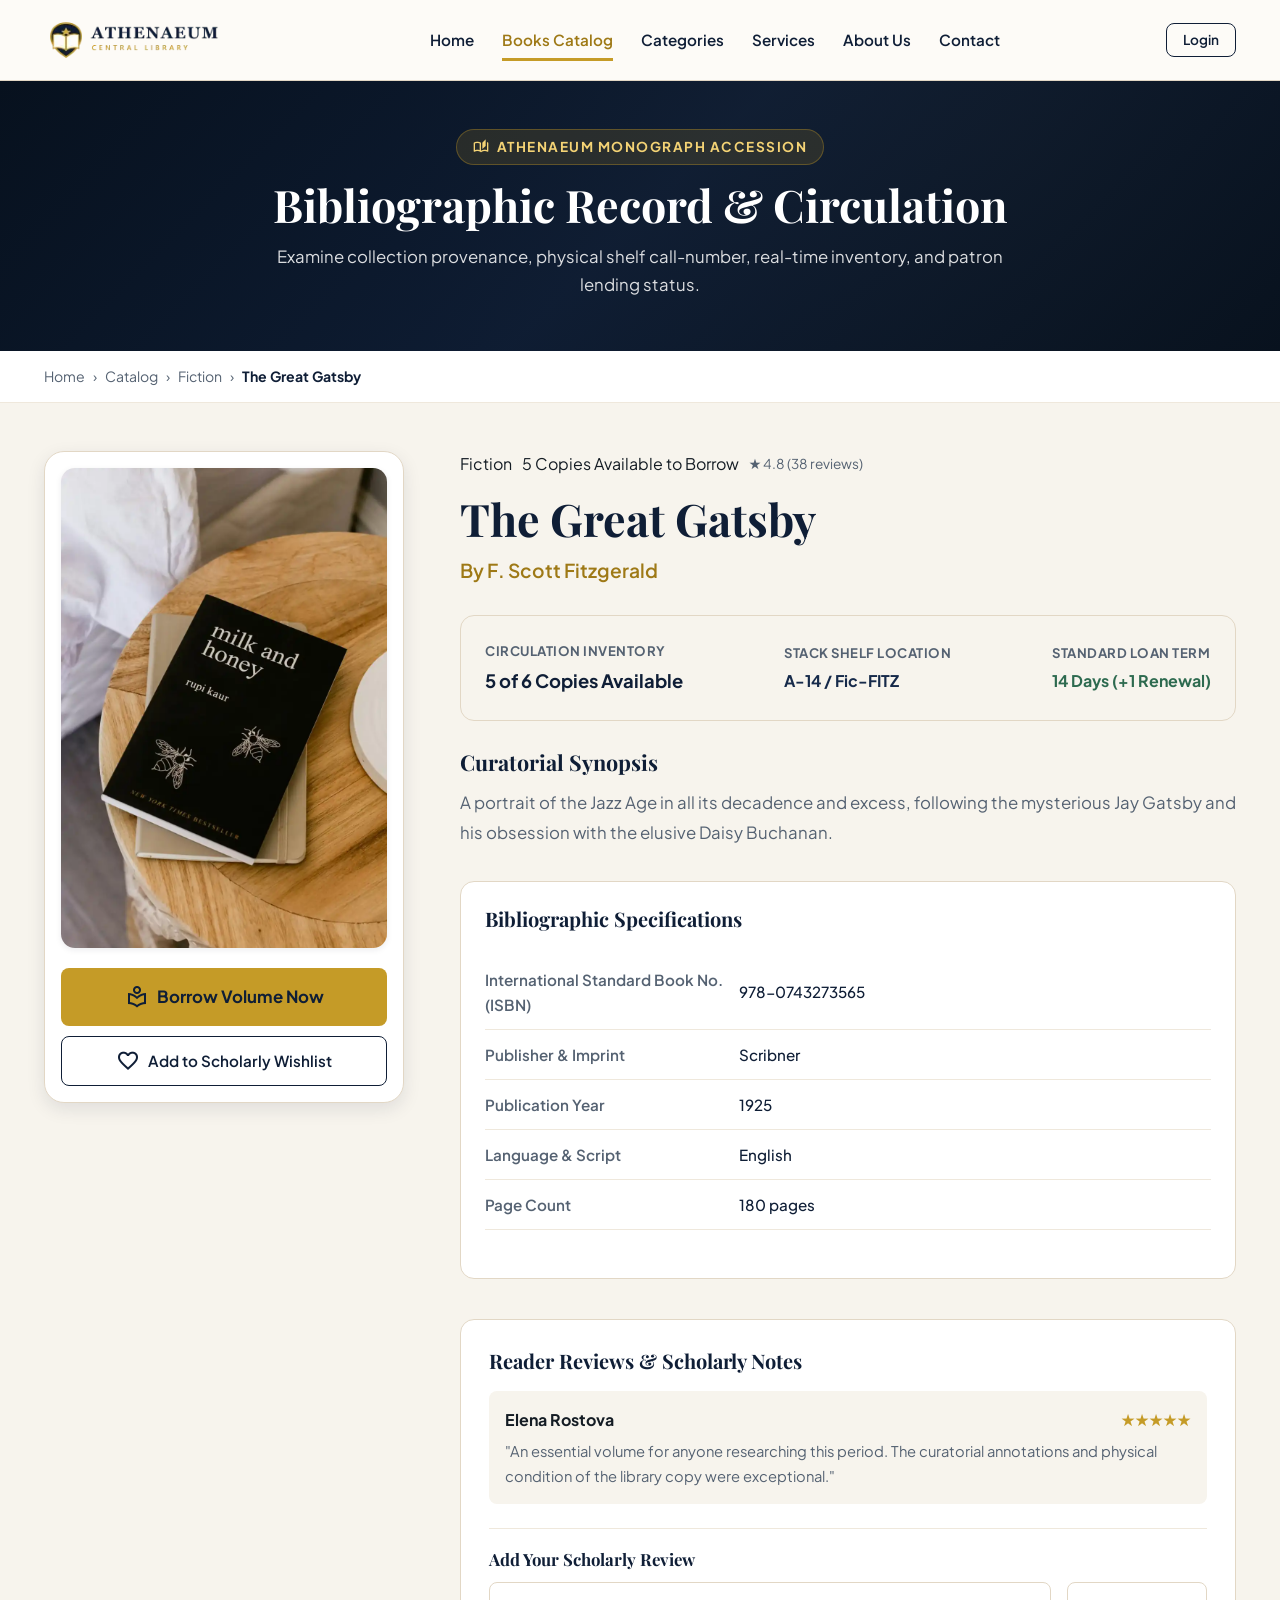
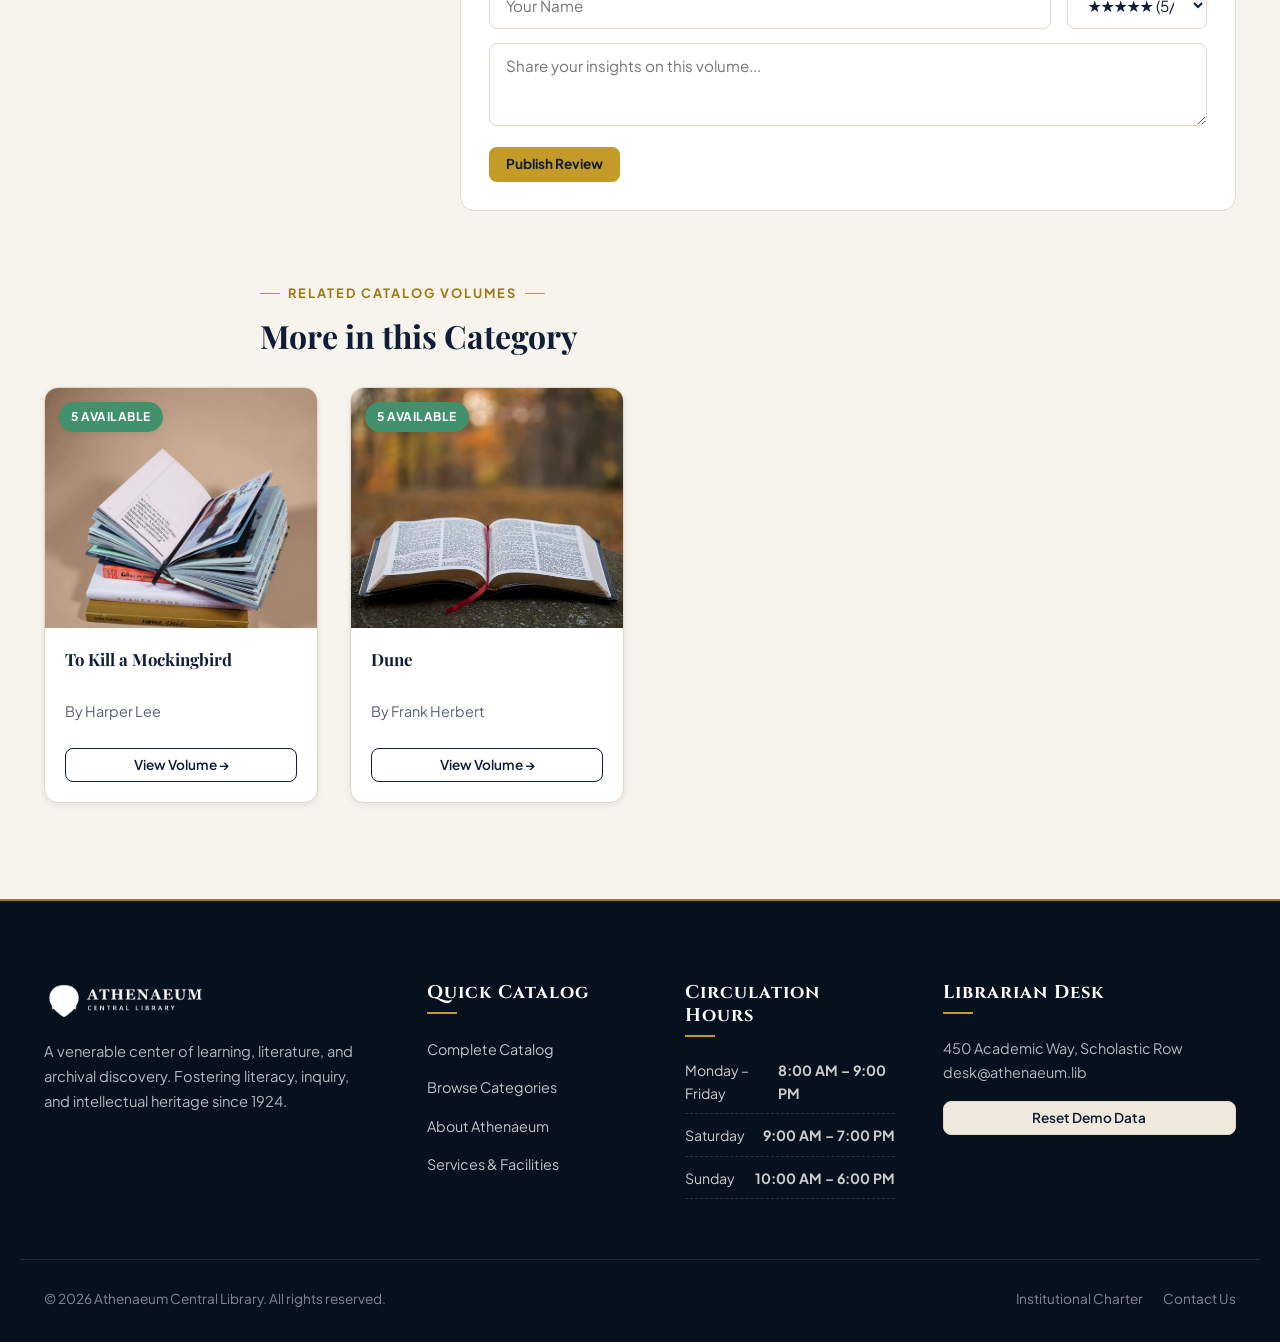
<file: book-details.html>
<!DOCTYPE html>
<html lang="en">
<head>
  <meta charset="UTF-8">
  <meta name="viewport" content="width=device-width, initial-scale=1.0">
  <title>Volume Details — Athenaeum Central Library</title>
  <meta name="description" content="View comprehensive bibliographic details, availability counters, synopsis, and loan status for this library volume.">
  <!-- <link rel="icon" type="image/webp" href="assets/images/logo.webp"> -->
  <link rel="stylesheet" href="assets/css/style.css">
  <style>
    .book-detail-grid {
      display: grid;
      grid-template-columns: 360px 1fr;
      gap: 56px;
      align-items: flex-start;
      margin-bottom: 64px;
    }
    .detail-cover-card {
      background: var(--color-white);
      border-radius: var(--radius-xl);
      border: 1px solid var(--color-parchment-300);
      padding: 16px;
      box-shadow: var(--shadow-md);
      position: sticky;
      top: 100px;
    }
    .detail-cover-img {
      width: 100%;
      height: 480px;
      object-fit: cover;
      border-radius: var(--radius-lg);
      box-shadow: var(--shadow-sm);
    }
    .inventory-status-box {
      background: var(--color-parchment-100);
      border-radius: var(--radius-lg);
      border: 1px solid var(--color-parchment-300);
      padding: 24px;
      margin: 28px 0;
      display: flex;
      justify-content: space-between;
      align-items: center;
      flex-wrap: wrap;
      gap: 16px;
    }
    .specs-table {
      width: 100%;
      border-collapse: collapse;
      margin: 24px 0;
      font-size: 0.95rem;
    }
    .specs-table tr {
      border-bottom: 1px solid var(--color-parchment-200);
    }
    .specs-table td {
      padding: 12px 0;
    }
    .specs-table td:first-child {
      color: var(--color-text-muted);
      width: 35%;
      font-weight: 600;
    }
    .specs-table td:last-child {
      color: var(--color-navy-900);
      font-weight: 500;
    }
    @media (max-width: 900px) {
      .book-detail-grid {
        grid-template-columns: 1fr;
      }
      .detail-cover-card {
        position: static;
        max-width: 380px;
        margin: 0 auto;
      }
      .detail-cover-img {
        height: 400px;
      }
    }
  </style>
</head>
<body>

  <!-- Accessible Skip Link -->
  <a href="#main-content" class="skip-link">Skip to main content</a>

  <!-- Header -->
  <header class="site-header" id="siteHeader">
    <div class="container header-inner">
      <a href="index.html" class="logo-brand" aria-label="Athenaeum Central Library Home">
        <img src="assets/images/logo.webp" alt="Athenaeum Central Library Emblem" class="logo-svg">
      </a>
      <nav class="nav-desktop" aria-label="Main Navigation">
        <a href="index.html" class="nav-link">Home</a>
        <a href="books.html" class="nav-link active">Books Catalog</a>
        <a href="categories.html" class="nav-link">Categories</a>
        <a href="services.html" class="nav-link">Services</a>
        <a href="about.html" class="nav-link">About Us</a>
        <a href="contact.html" class="nav-link">Contact</a>
      </nav>
      <div class="header-actions">
        <div id="navAuthContainer"></div>
        <button type="button" class="btn-mobile-toggle" id="mobileMenuToggle" aria-label="Open mobile navigation menu">
          <span class="material-symbols-outlined" style="font-size: 28px;">menu</span>
        </button>
      </div>
    </div>
  </header>

  <!-- Mobile Drawer -->
  <div class="mobile-nav-backdrop" id="mobileNavBackdrop"></div>
  <aside class="mobile-nav-drawer" id="mobileNavDrawer" aria-hidden="true">
    <div class="mobile-drawer-header">
      <img src="assets/images/logo.webp" alt="Athenaeum Library" style="height: 32px; filter: brightness(0) invert(1);">
      <button type="button" id="mobileDrawerClose" style="color: #fff;" aria-label="Close mobile menu">
        <span class="material-symbols-outlined">close</span>
      </button>
    </div>
    <ul class="mobile-nav-links">
      <li><a href="index.html"><span class="material-symbols-outlined">home</span> Home</a></li>
      <li><a href="books.html" class="active"><span class="material-symbols-outlined">menu_book</span> Books Catalog</a></li>
      <li><a href="categories.html"><span class="material-symbols-outlined">category</span> Categories</a></li>
      <li><a href="services.html"><span class="material-symbols-outlined">room_service</span> Services</a></li>
      <li><a href="about.html"><span class="material-symbols-outlined">info</span> About Us</a></li>
      <li><a href="contact.html"><span class="material-symbols-outlined">mail</span> Contact</a></li>
    </ul>
    <div id="mobileAuthContainer"></div>
  </aside>

  <main id="main-content">

    <!-- Book Details Hero Header -->
    <section class="page-hero page-hero-details" style="padding: 48px 0 52px;">
      <div class="container text-center" style="text-align: center; max-width: 800px; margin: 0 auto;">
        <div class="hero-tag" style="margin-bottom: 12px; display: inline-flex;">
          <span class="material-symbols-outlined" style="font-size: 16px;">auto_stories</span>
          Athenaeum Monograph Accession
        </div>
        <h2 style="color: var(--color-white); font-size: clamp(2rem, 3.5vw, 2.8rem); margin-bottom: 10px; font-weight: 700;">
          Bibliographic Record & Circulation
        </h2>
        <p style="color: rgba(255,255,255,0.85); font-size: 1.05rem;">
          Examine collection provenance, physical shelf call-number, real-time inventory, and patron lending status.
        </p>
      </div>
    </section>

    <!-- Breadcrumb -->
    <div style="background: var(--color-white); border-bottom: 1px solid var(--color-parchment-200); padding: 14px 0;">
      <div class="container" style="display: flex; gap: 8px; font-size: 0.88rem; color: var(--color-text-muted);">
        <a href="index.html">Home</a> &rsaquo;
        <a href="books.html">Catalog</a> &rsaquo;
        <span id="breadcrumbCategory">Category</span> &rsaquo;
        <strong id="breadcrumbTitle" style="color: var(--color-navy-900);">Volume</strong>
      </div>
    </div>

    <!-- Main Detail Section -->
    <section class="section-py section-bg-parchment" style="padding-top: 48px;">
      <div class="container">
        
        <div class="book-detail-grid">
          
          <!-- Col 1: Cover Image & Quick Actions -->
          <div class="detail-cover-card">
            <img src="" alt="Book Cover" id="bookCoverImg" class="detail-cover-img" onerror="this.src='assets/images/book-cover-fallback.webp'">
            <div style="margin-top: 20px; display: flex; flex-direction: column; gap: 10px;">
              <div id="actionButtonsContainer" style="display: flex; flex-direction: column; gap: 10px;">
                <!-- Populated by JS -->
              </div>
              <button type="button" class="btn btn-outline" id="btnAddToReadingList" style="width: 100%;">
                <span class="material-symbols-outlined">favorite_border</span>
                <span>Add to Scholarly Wishlist</span>
              </button>
            </div>
          </div>

          <!-- Col 2: Metadata, Inventory, Description & Reviews -->
          <div>
            <div style="display: flex; gap: 10px; margin-bottom: 14px; align-items: center; flex-wrap: wrap;">
              <span class="status-pill status-borrowed" id="bookCategoryBadge">Category</span>
              <span class="status-pill" id="bookStatusBadge">Checking Availability...</span>
              <span style="font-size: 0.85rem; color: var(--color-text-muted);" id="bookRatingSummary">★ 4.8 (38 reviews)</span>
            </div>

            <h1 id="bookTitle" style="font-size: clamp(2rem, 3.8vw, 2.8rem); margin-bottom: 8px; color: var(--color-navy-900);">Loading Title...</h1>
            <div style="font-size: 1.2rem; color: var(--color-gold-600); font-weight: 600; margin-bottom: 24px;" id="bookAuthor">By Author</div>

            <!-- Inventory Box -->
            <div class="inventory-status-box">
              <div>
                <span style="font-size: 0.82rem; font-weight: 700; text-transform: uppercase; letter-spacing: 0.5px; color: var(--color-text-muted); display: block; margin-bottom: 4px;">Circulation Inventory</span>
                <div style="font-size: 1.15rem; font-weight: 700; color: var(--color-navy-900);">
                  <span id="availableCopiesCount">0</span> of <span id="totalCopiesCount">0</span> Copies Available
                </div>
              </div>
              <div>
                <span style="font-size: 0.82rem; font-weight: 700; text-transform: uppercase; letter-spacing: 0.5px; color: var(--color-text-muted); display: block; margin-bottom: 4px;">Stack Shelf Location</span>
                <strong id="shelfLocation" style="color: var(--color-navy-800); font-size: 1rem;">Main Stacks</strong>
              </div>
              <div>
                <span style="font-size: 0.82rem; font-weight: 700; text-transform: uppercase; letter-spacing: 0.5px; color: var(--color-text-muted); display: block; margin-bottom: 4px;">Standard Loan Term</span>
                <strong style="color: var(--color-green-700); font-size: 1rem;">14 Days (+1 Renewal)</strong>
              </div>
            </div>

            <!-- Synopsis -->
            <div style="margin-bottom: 32px;">
              <h3 style="font-size: 1.35rem; margin-bottom: 12px; color: var(--color-navy-900);">Curatorial Synopsis</h3>
              <p id="bookDescription" style="font-size: 1.05rem; line-height: 1.8; color: var(--color-text-muted);">
                Loading book synopsis...
              </p>
            </div>

            <!-- Bibliographic Specification Table -->
            <div style="margin-bottom: 40px; background: var(--color-white); border-radius: var(--radius-lg); border: 1px solid var(--color-parchment-300); padding: 24px;">
              <h3 style="font-size: 1.25rem; margin-bottom: 16px;">Bibliographic Specifications</h3>
              <table class="specs-table">
                <tbody>
                  <tr>
                    <td>International Standard Book No. (ISBN)</td>
                    <td id="bookIsbn">&mdash;</td>
                  </tr>
                  <tr>
                    <td>Publisher & Imprint</td>
                    <td id="bookPublisher">&mdash;</td>
                  </tr>
                  <tr>
                    <td>Publication Year</td>
                    <td id="bookYear">&mdash;</td>
                  </tr>
                  <tr>
                    <td>Language & Script</td>
                    <td id="bookLanguage">English</td>
                  </tr>
                  <tr>
                    <td>Page Count</td>
                    <td id="bookPages">&mdash;</td>
                  </tr>
                </tbody>
              </table>
            </div>

            <!-- Reader Reviews & Community Discussion -->
            <div style="background: var(--color-white); border-radius: var(--radius-lg); border: 1px solid var(--color-parchment-300); padding: 28px;">
              <h3 style="font-size: 1.25rem; margin-bottom: 18px;">Reader Reviews & Scholarly Notes</h3>
              
              <div id="reviewsList" style="margin-bottom: 24px; display: flex; flex-direction: column; gap: 16px;">
                <div style="padding: 16px; background: var(--color-parchment-100); border-radius: var(--radius-md);">
                  <div style="display: flex; justify-content: space-between; margin-bottom: 6px;">
                    <strong>Elena Rostova</strong>
                    <span style="color: var(--color-gold-500);">★★★★★</span>
                  </div>
                  <p style="font-size: 0.92rem; color: var(--color-text-muted); margin: 0;">
                    "An essential volume for anyone researching this period. The curatorial annotations and physical condition of the library copy were exceptional."
                  </p>
                </div>
              </div>

              <!-- Submit Review Form -->
              <form id="addReviewForm" style="border-top: 1px solid var(--color-parchment-200); padding-top: 20px;">
                <h4 style="font-size: 1.05rem; margin-bottom: 12px;">Add Your Scholarly Review</h4>
                <div style="display: grid; grid-template-columns: 1fr 140px; gap: 16px; margin-bottom: 14px;">
                  <input type="text" id="reviewerName" class="form-control" placeholder="Your Name" required>
                  <select id="reviewRating" class="form-select">
                    <option value="5">★★★★★ (5/5)</option>
                    <option value="4">★★★★☆ (4/5)</option>
                    <option value="3">★★★☆☆ (3/5)</option>
                  </select>
                </div>
                <textarea id="reviewText" class="form-control" rows="3" placeholder="Share your insights on this volume..." required style="margin-bottom: 14px;"></textarea>
                <button type="submit" class="btn btn-sm btn-gold">Publish Review</button>
              </form>
            </div>

          </div>

        </div>

        <!-- Related Books in Same Category -->
        <div style="margin-top: 64px;">
          <div class="section-header" style="text-align: left; margin-bottom: 32px;">
            <div class="section-tag">Related Catalog Volumes</div>
            <h2 class="section-title" style="text-align: left; font-size: 2rem;">More in this Category</h2>
          </div>
          <div class="books-grid" id="relatedBooksGrid">
            <!-- Populated by script -->
          </div>
        </div>

      </div>
    </section>

  </main>

  <!-- Footer -->
  <footer class="site-footer">
    <div class="container footer-grid">
      <div class="footer-brand">
        <img src="assets/images/logo.webp" alt="Athenaeum Central Library" style="height: 40px; filter: brightness(0) invert(1);">
        <p>A venerable center of learning, literature, and archival discovery. Fostering literacy, inquiry, and intellectual heritage since 1924.</p>
      </div>
      <div>
        <h4 class="footer-heading">Quick Catalog</h4>
        <ul class="footer-links">
          <li><a href="books.html">Complete Catalog</a></li>
          <li><a href="categories.html">Browse Categories</a></li>
          <li><a href="about.html">About Athenaeum</a></li>
          <li><a href="services.html">Services & Facilities</a></li>
        </ul>
      </div>
      <div>
        <h4 class="footer-heading">Circulation Hours</h4>
        <ul class="footer-hours-list">
          <li class="footer-hours-item"><span>Monday &ndash; Friday</span> <strong>8:00 AM &ndash; 9:00 PM</strong></li>
          <li class="footer-hours-item"><span>Saturday</span> <strong>9:00 AM &ndash; 7:00 PM</strong></li>
          <li class="footer-hours-item"><span>Sunday</span> <strong>10:00 AM &ndash; 6:00 PM</strong></li>
        </ul>
      </div>
      <div>
        <h4 class="footer-heading">Librarian Desk</h4>
        <div style="font-size:0.9rem; line-height:1.7; color:rgba(255,255,255,0.7); margin-bottom:16px;">
          <p>450 Academic Way, Scholastic Row</p>
          <p>desk@athenaeum.lib</p>
        </div>
        <button type="button" class="btn btn-sm btn-secondary" onclick="window.resetLibraryDemo()" style="width:100%; justify-content:center;">Reset Demo Data</button>
      </div>
    </div>
    <div class="container footer-bottom">
      <div>&copy; 2026 Athenaeum Central Library. All rights reserved.</div>
      <div style="display:flex; gap:20px;">
        <a href="about.html">Institutional Charter</a>
        <a href="contact.html">Contact Us</a>
      </div>
    </div>
  </footer>

  <script src="assets/js/db.js"></script>
  <script src="assets/js/app.js"></script>
  <script>
    document.addEventListener('DOMContentLoaded', function () {
      if (!window.LibraryDB) return;

      const params = new URLSearchParams(window.location.search);
      const bookId = params.get('id') || 'book-001';
      const book = window.LibraryDB.getBookById(bookId);

      if (!book) {
        window.location.href = '404.html';
        return;
      }

      // Populate Elements
      document.title = `${book.title} — Athenaeum Central Library`;
      document.getElementById('breadcrumbTitle').textContent = book.title;
      document.getElementById('breadcrumbCategory').textContent = book.categoryName;
      document.getElementById('breadcrumbCategory').href = `books.html?category=${book.category}`;

      document.getElementById('bookCoverImg').src = book.coverImage;
      document.getElementById('bookCoverImg').alt = `${book.title} Cover`;
      document.getElementById('bookTitle').textContent = book.title;
      document.getElementById('bookAuthor').textContent = `By ${book.author}`;
      document.getElementById('bookCategoryBadge').textContent = book.categoryName;
      document.getElementById('bookDescription').textContent = book.description;

      document.getElementById('availableCopiesCount').textContent = book.availableCopies;
      document.getElementById('totalCopiesCount').textContent = book.totalCopies;
      document.getElementById('shelfLocation').textContent = book.shelfLocation || 'General Stacks';

      document.getElementById('bookIsbn').textContent = book.isbn;
      document.getElementById('bookPublisher').textContent = book.publisher;
      document.getElementById('bookYear').textContent = book.year;
      document.getElementById('bookPages').textContent = `${book.pages} pages`;
      document.getElementById('bookLanguage').textContent = book.language || 'English';

      const statusBadge = document.getElementById('bookStatusBadge');
      const actionButtons = document.getElementById('actionButtonsContainer');
      const isAvailable = book.availableCopies > 0;

      if (isAvailable) {
        statusBadge.className = 'status-pill status-available';
        statusBadge.textContent = `${book.availableCopies} Copies Available to Borrow`;

        actionButtons.innerHTML = `
          <button type="button" class="btn btn-gold btn-lg" id="btnDetailBorrow" style="width: 100%; justify-content: center;">
            <span class="material-symbols-outlined">local_library</span>
            <span>Borrow Volume Now</span>
          </button>
        `;
      } else {
        statusBadge.className = 'status-pill status-borrowed';
        statusBadge.textContent = 'All Stacks Checked Out / Queue Open';

        actionButtons.innerHTML = `
          <button type="button" class="btn btn-primary btn-lg" id="btnDetailReserve" style="width: 100%; justify-content: center;">
            <span class="material-symbols-outlined">bookmark_add</span>
            <span>Place Priority Reservation</span>
          </button>
        `;
      }

      // Borrow click handler
      const btnBorrow = document.getElementById('btnDetailBorrow');
      if (btnBorrow) {
        btnBorrow.addEventListener('click', () => {
          const user = window.LibraryDB.getCurrentUser();
          if (!user) {
            window.showToast('Please sign in to borrow this volume.', 'warning');
            setTimeout(() => {
              window.location.href = 'login.html?redirect=' + encodeURIComponent(window.location.href);
            }, 1000);
            return;
          }

          const res = window.LibraryDB.borrowBook(user.id, book.id, 14);
          if (res.success) {
            window.showToast(res.message, 'success');
            setTimeout(() => { window.location.reload(); }, 1200);
          } else {
            window.showToast(res.message, 'error');
          }
        });
      }

      // Reserve click handler
      const btnReserve = document.getElementById('btnDetailReserve');
      if (btnReserve) {
        btnReserve.addEventListener('click', () => {
          const user = window.LibraryDB.getCurrentUser();
          if (!user) {
            window.showToast('Please sign in to reserve this volume.', 'warning');
            setTimeout(() => {
              window.location.href = 'login.html?redirect=' + encodeURIComponent(window.location.href);
            }, 1000);
            return;
          }

          const res = window.LibraryDB.reserveBook(user.id, book.id);
          if (res.success) {
            window.showToast(res.message, 'success');
            setTimeout(() => { window.location.reload(); }, 1200);
          } else {
            window.showToast(res.message, 'error');
          }
        });
      }

      // Wishlist toggle handler
      const btnWishlist = document.getElementById('btnAddToReadingList');
      if (btnWishlist) {
        btnWishlist.addEventListener('click', () => {
          window.showToast(`"${book.title}" saved to your personal reading list.`, 'success');
          btnWishlist.classList.replace('btn-outline', 'btn-secondary');
          btnWishlist.innerHTML = '<span class="material-symbols-outlined">favorite</span><span>Saved in Wishlist</span>';
        });
      }

      // Add Review Submission
      const reviewForm = document.getElementById('addReviewForm');
      if (reviewForm) {
        // Pre-fill reviewer name if logged in
        const user = window.LibraryDB.getCurrentUser();
        if (user) {
          document.getElementById('reviewerName').value = user.name;
        }

        reviewForm.addEventListener('submit', (e) => {
          e.preventDefault();
          const reviewer = document.getElementById('reviewerName').value.trim();
          const ratingVal = document.getElementById('reviewRating').value;
          const reviewText = document.getElementById('reviewText').value.trim();

          const reviewsContainer = document.getElementById('reviewsList');
          const newReviewEl = document.createElement('div');
          newReviewEl.style.cssText = 'padding: 16px; background: var(--color-parchment-100); border-radius: var(--radius-md); animation: fadeIn 0.3s;';
          newReviewEl.innerHTML = `
            <div style="display: flex; justify-content: space-between; margin-bottom: 6px;">
              <strong>${reviewer}</strong>
              <span style="color: var(--color-gold-500);">${'★'.repeat(ratingVal)}${'☆'.repeat(5 - ratingVal)}</span>
            </div>
            <p style="font-size: 0.92rem; color: var(--color-text-muted); margin: 0;">"${reviewText}"</p>
          `;
          reviewsContainer.prepend(newReviewEl);

          window.showToast('Your review has been cataloged. Thank you!', 'success');
          reviewForm.reset();
        });
      }

      // Load Related Books in Same Category
      const related = window.LibraryDB.getBooks().filter(b => b.category === book.category && b.id !== book.id).slice(0, 4);
      const relatedGrid = document.getElementById('relatedBooksGrid');
      if (relatedGrid) {
        if (related.length === 0) {
          relatedGrid.innerHTML = '<div style="color:var(--color-text-muted);">No other volumes currently cataloged in this specific stack.</div>';
        } else {
          relatedGrid.innerHTML = related.map(rel => `
            <div class="book-card">
              <div class="book-card-cover-wrap" style="height: 240px;">
                <img src="${rel.coverImage}" alt="${rel.title}" class="book-card-cover" loading="lazy" onerror="this.src='assets/images/book-cover-fallback.webp'">
                <span class="book-badge-status ${rel.availableCopies > 0 ? 'badge-available' : 'badge-borrowed'}">
                  ${rel.availableCopies > 0 ? `${rel.availableCopies} Available` : 'Reserved'}
                </span>
              </div>
              <div class="book-card-content">
                <h3 class="book-card-title" style="font-size: 1.05rem;">${rel.title}</h3>
                <div class="book-card-author">By ${rel.author}</div>
                <div style="margin-top: auto; padding-top: 12px;">
                  <a href="book-details.html?id=${rel.id}" class="btn btn-sm btn-outline" style="width: 100%; justify-content: center;">
                    View Volume &rarr;
                  </a>
                </div>
              </div>
            </div>
          `).join('');
        }
      }
    });
  </script>
</body>
</html>
</file>
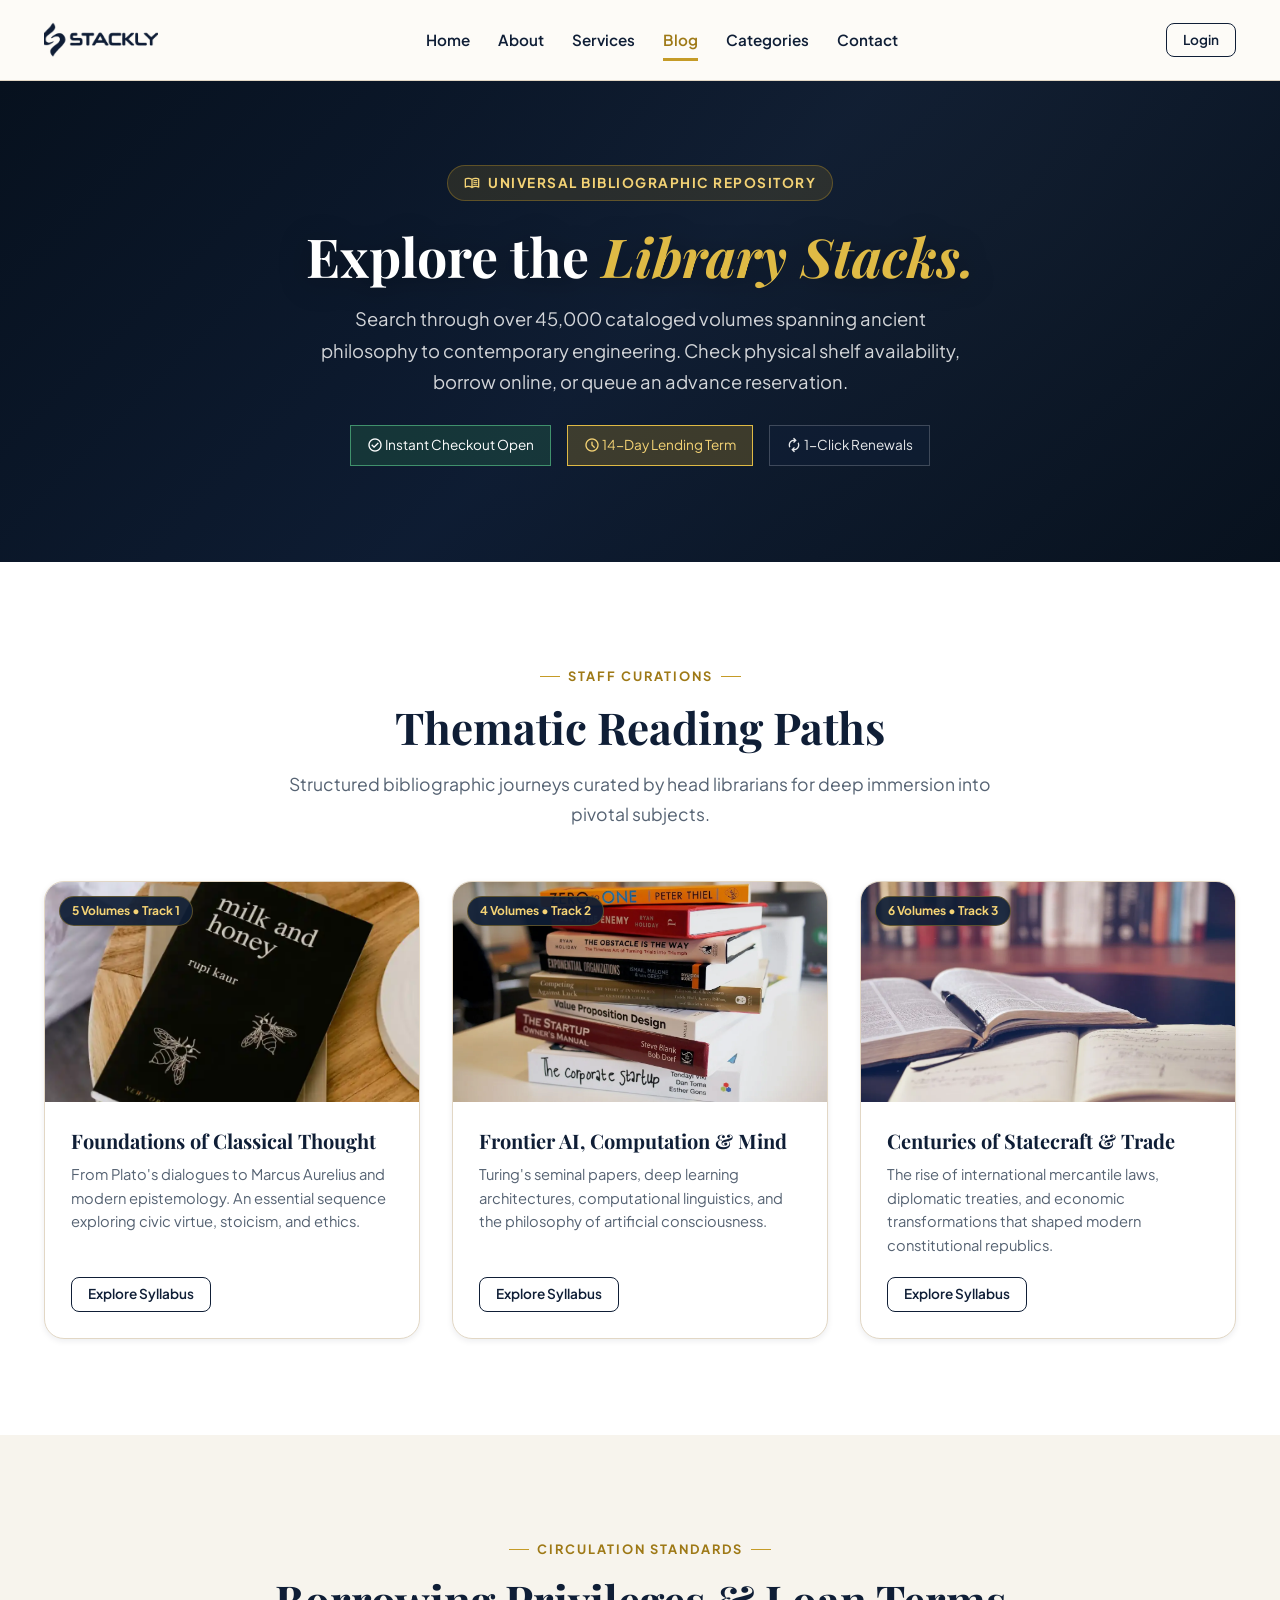
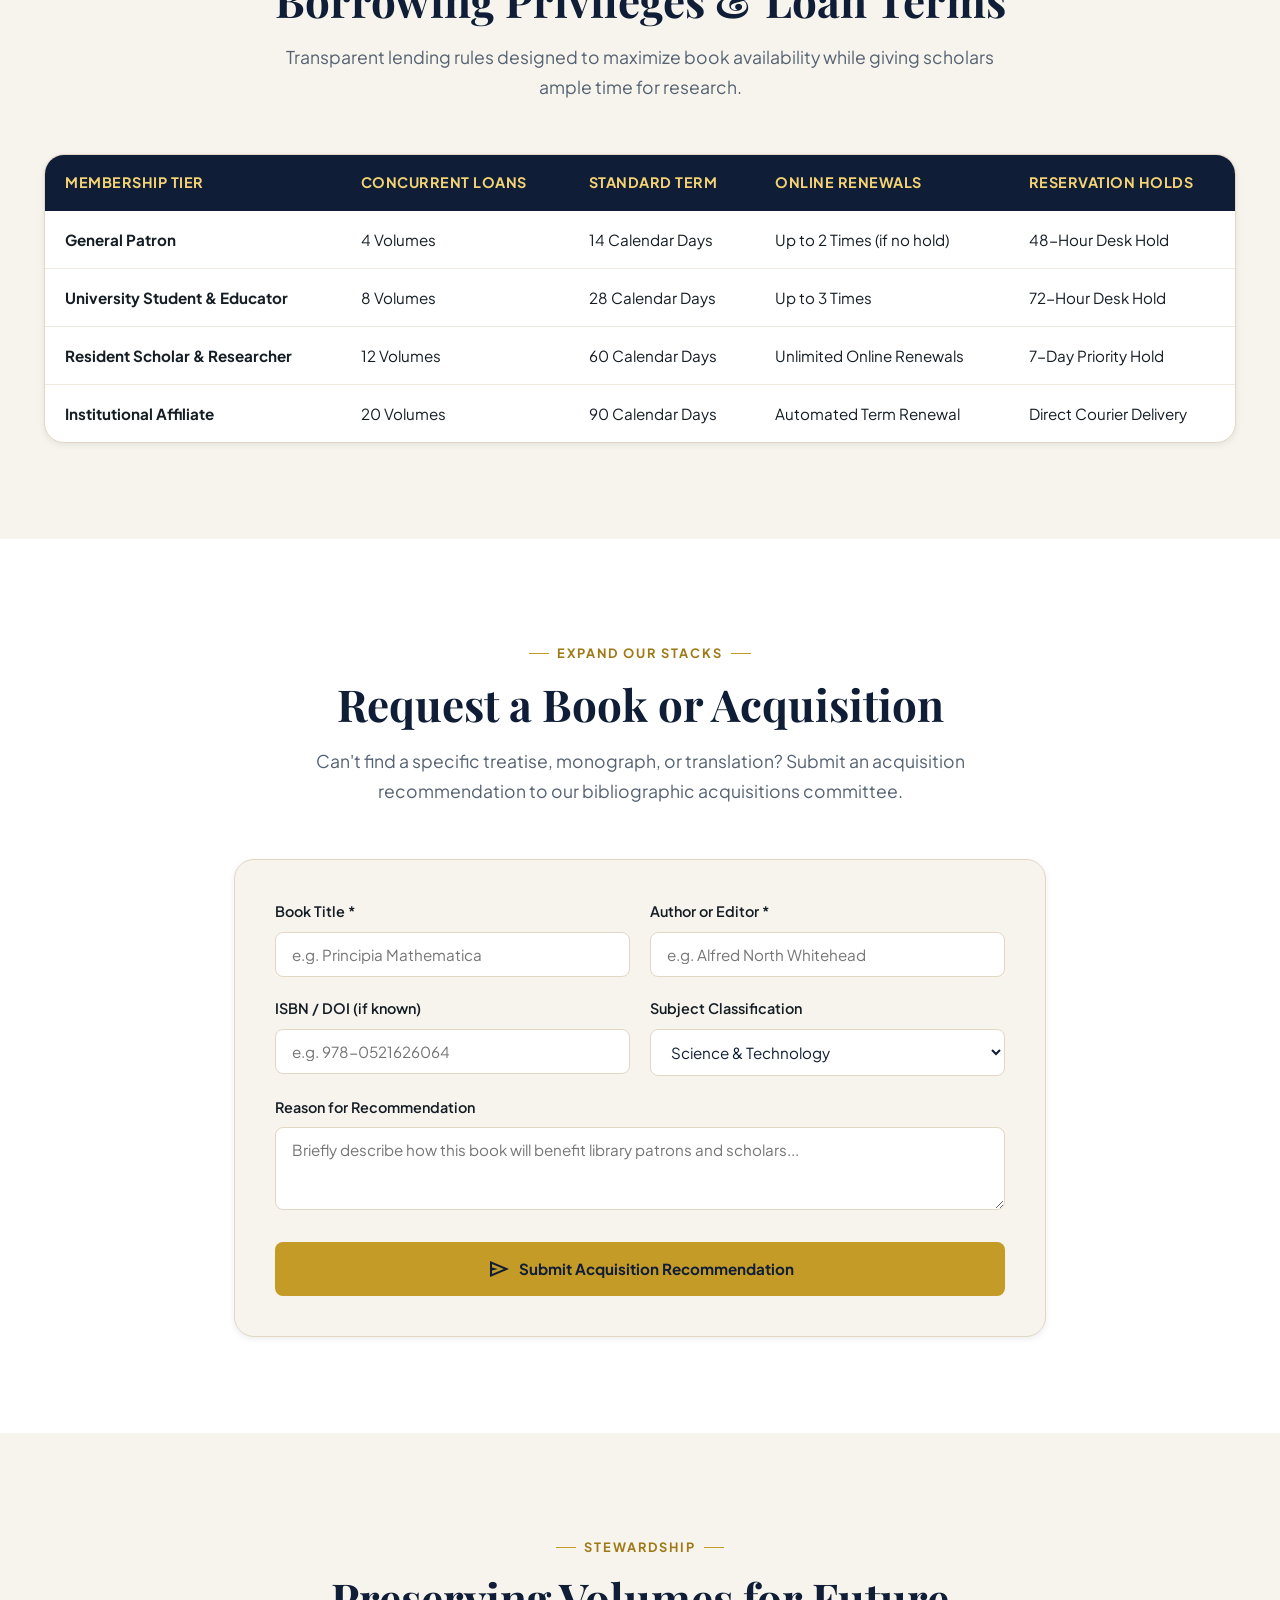
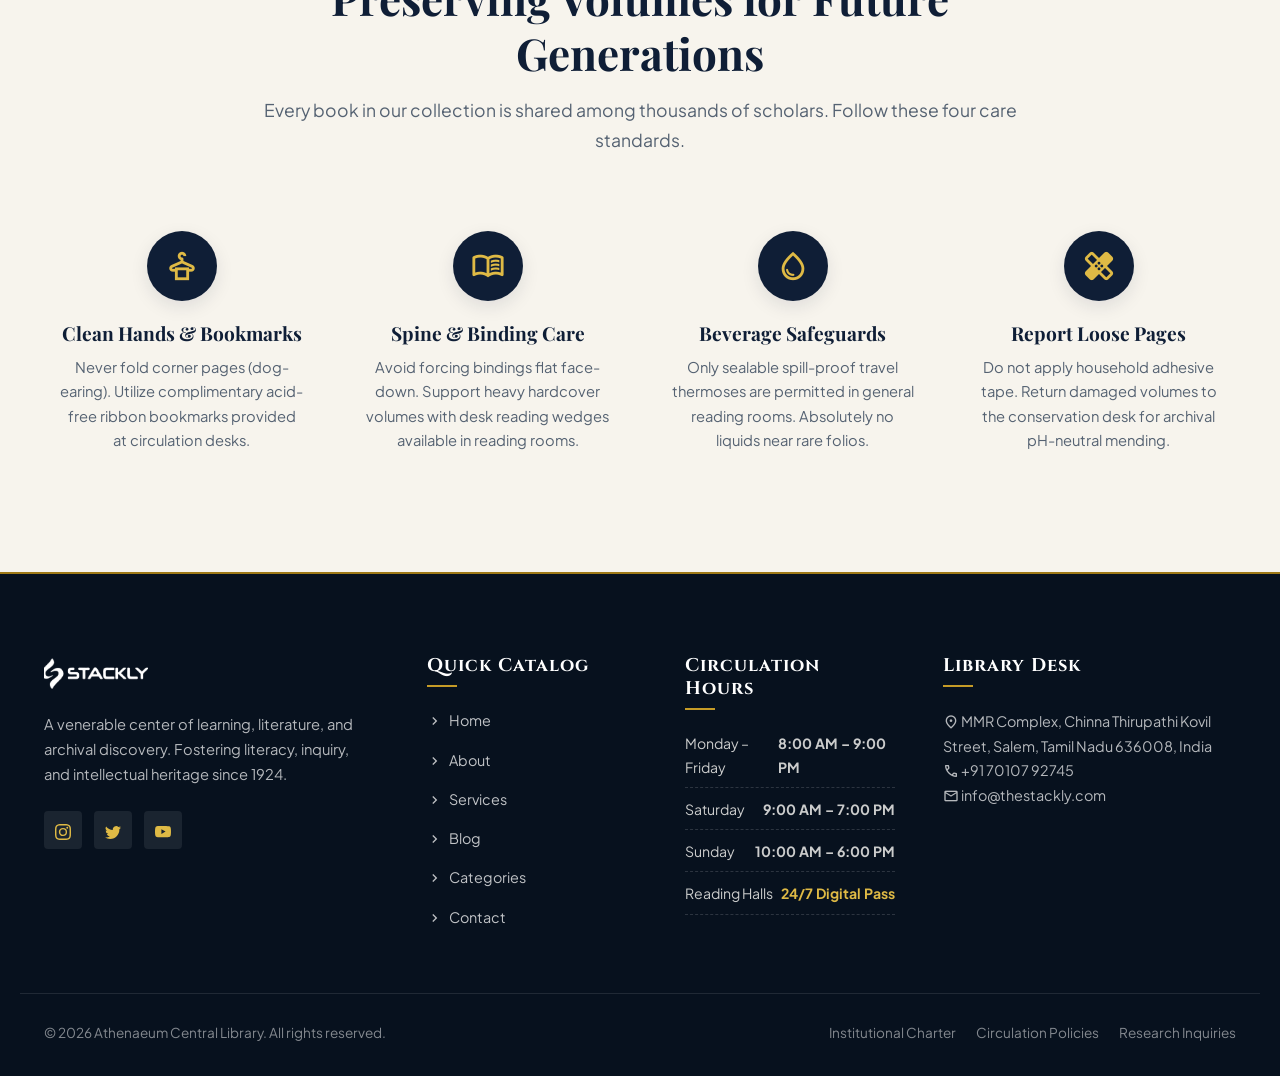
<file: books.html>
<!DOCTYPE html>
<html lang="en">
<head>
  <meta charset="UTF-8">
  <meta name="viewport" content="width=device-width, initial-scale=1.0">
  <title>Books Catalog — Athenaeum Central Library</title>
  <meta name="description" content="Search and browse our catalog of over 45,000 volumes. Filter by category, author, ISBN, or availability, and borrow or reserve online.">
  <!-- <link rel="icon" type="image/webp" href="assets/images/logo.webp"> -->
  <link rel="stylesheet" href="assets/css/style.css">
  <style>
    .catalog-toolbar {
      background: var(--color-white);
      border-radius: var(--radius-xl);
      border: 1px solid var(--color-parchment-300);
      padding: 24px;
      margin-bottom: 36px;
      box-shadow: var(--shadow-sm);
    }
    .catalog-search-row {
      display: grid;
      grid-template-columns: 2fr 1fr 1fr 1fr auto;
      gap: 16px;
      align-items: center;
    }
    .catalog-results-bar {
      display: flex;
      justify-content: space-between;
      align-items: center;
      margin-top: 18px;
      padding-top: 16px;
      border-top: 1px solid var(--color-parchment-200);
      font-size: 0.9rem;
      color: var(--color-text-muted);
      flex-wrap: wrap;
      gap: 12px;
    }
    .pagination-bar {
      display: flex;
      justify-content: center;
      align-items: center;
      gap: 8px;
      margin-top: 56px;
      flex-wrap: wrap;
    }

    /* Invalid input */
.form-control.is-invalid,
.form-select.is-invalid {
  border: 1px solid #dc3545 !important;
  outline: none;
}

/* Error message */
.validation-error {
  color: #dc3545;
  font-size: 0.8rem;
  margin-top: 5px;
  display: block;
}

/* Focus on invalid input */
.form-control.is-invalid:focus {
  box-shadow: 0 0 0 3px rgba(220, 53, 69, 0.15);
}
    @media (max-width: 1024px) {
      .catalog-search-row {
        grid-template-columns: 1fr 1fr;
      }
    }
    @media (max-width: 640px) {
      .catalog-search-row {
        grid-template-columns: 1fr;
      }
    }
  </style>
</head>
<body>

  <!-- Skip link -->
  <a href="#main-content" class="skip-link">Skip to main content</a>

  <!-- Header -->
 <header class="site-header" id="siteHeader">
    <div class="container header-inner">
      <a href="index.html" class="logo-brand" aria-label="Athenaeum Central Library Home">
        <img src="./assets/images/stackly-logo-0f1e36.webp" alt="Athenaeum Central Library Emblem" class="logo-svg">
      </a>

      <!-- Desktop Navigation -->
      <nav class="nav-desktop" aria-label="Main Navigation">
        <a href="index.html" class="nav-link">Home</a>
          <a href="about.html" class="nav-link">About</a>
           <a href="services.html" class="nav-link">Services</a>
        <a href="books.html" class="nav-link active">Blog</a>
        <a href="categories.html" class="nav-link">Categories</a>
        <a href="contact.html" class="nav-link">Contact</a>
      </nav>

      <!-- Header Actions (Syncs with Auth state) -->
      <div class="header-actions">
        <div id="navAuthContainer" style="display: flex; align-items: center; gap: 10px;">
          <!-- Dynamically populated by app.js: Login/Join or Dashboard Button -->
          <a href="login.html" class="btn btn-sm btn-outline">Login</a>
          <!-- <a href="register.html" class="btn btn-sm btn-gold">Join Library</a> -->
        </div>
        <button type="button" class="btn-mobile-toggle" id="mobileMenuToggle" aria-label="Open mobile navigation menu">
          <span class="material-symbols-outlined" style="font-size: 28px;">menu</span>
        </button>
      </div>
    </div>
  </header>

  <!-- Mobile Drawer Menu -->
  <div class="mobile-nav-backdrop" id="mobileNavBackdrop"></div>
  <aside class="mobile-nav-drawer" id="mobileNavDrawer" aria-hidden="true">
    <div class="mobile-drawer-header">
      <img src="assets/images/stackly-logo-0f1e36.webp" alt="Athenaeum Library" style="height: 32px; filter: brightness(0) invert(1);">
      <button type="button" id="mobileDrawerClose" style="color: #fff;" aria-label="Close mobile menu">
        <span class="material-symbols-outlined">close</span>
      </button>
    </div>
    <ul class="mobile-nav-links">
      <li><a href="index.html"><span class="material-symbols-outlined">home</span> Home</a></li>
      <li><a href="about.html"><span class="material-symbols-outlined">info</span> About</a></li>
            <li><a href="services.html"><span class="material-symbols-outlined">room_service</span>Services</a></li>
      <li><a href="books.html" class="active"><span class="material-symbols-outlined">menu_book</span> Blog</a></li>
      <li><a href="categories.html"><span class="material-symbols-outlined">category</span> Categories</a></li>
      <li><a href="contact.html"><span class="material-symbols-outlined">mail</span> Contact</a></li>
    </ul>
    <div id="mobileAuthContainer"></div>
  </aside>

  <main id="main-content">

    <!-- 1. HERO SECTION WITH REALISTIC STACKS BACKGROUND -->
    <section class="page-hero page-hero-books" aria-label="Books Catalog Introduction">
      <div class="container text-center" style="text-align: center; max-width: 840px; margin: 0 auto;">
        <div class="hero-tag" style="animation-delay: 0.05s;">
          <span class="material-symbols-outlined" style="font-size: 16px;">menu_book</span>
          Universal Bibliographic Repository
        </div>
        <h1 class="hero-title" style="font-size: clamp(2.3rem, 4.2vw, 3.4rem); margin-bottom: 16px;">
          Explore the <span>Library Stacks.</span>
        </h1>
        <p class="hero-description" style="margin: 0 auto 28px; font-size: 1.15rem; max-width: 660px;">
          Search through over 45,000 cataloged volumes spanning ancient philosophy to contemporary engineering. Check physical shelf availability, borrow online, or queue an advance reservation.
        </p>
        <div style="display: flex; gap: 16px; justify-content: center; flex-wrap: wrap;">
          <span class="status-pill status-available" style="padding: 8px 16px; font-size: 0.85rem; background: rgba(39, 103, 73, 0.35); border: 1px solid var(--color-green-600); color: #fff;">
            <span class="material-symbols-outlined" style="font-size: 16px; vertical-align: text-bottom;">check_circle</span> Instant Checkout Open
          </span>
          <span class="status-pill" style="padding: 8px 16px; font-size: 0.85rem; background: rgba(197, 155, 39, 0.25); border: 1px solid var(--color-gold-400); color: var(--color-gold-300);">
            <span class="material-symbols-outlined" style="font-size: 16px; vertical-align: text-bottom;">schedule</span> 14-Day Lending Term
          </span>
          <span class="status-pill" style="padding: 8px 16px; font-size: 0.85rem; background: rgba(15, 30, 54, 0.6); border: 1px solid rgba(255, 255, 255, 0.2); color: rgba(255, 255, 255, 0.9);">
            <span class="material-symbols-outlined" style="font-size: 16px; vertical-align: text-bottom;">autorenew</span> 1-Click Renewals
          </span>
        </div>
      </div>
    </section>

    <!-- 2. INTERACTIVE CATALOG & SEARCH ENGINE -->
   

    <!-- 3. CURATED READING LISTS & THEMATIC PATHS -->
    <section class="section-py section-bg-white" id="curated-lists">
      <div class="container">
        <div class="section-header text-center">
          <div class="section-tag">Staff Curations</div>
          <h2 class="section-title">Thematic Reading Paths</h2>
          <p class="section-subtitle">Structured bibliographic journeys curated by head librarians for deep immersion into pivotal subjects.</p>
        </div>

        <div class="archives-grid">
          <div class="archive-card">
            <div class="archive-thumb-wrap">
              <img src="assets/images/book-cover-fallback.webp" alt="Foundations of Classical Thought" class="archive-thumb" loading="lazy">
              <span class="archive-badge">5 Volumes &bull; Track 1</span>
            </div>
            <div class="archive-card-body">
              <h3 style="font-size: 1.25rem; margin-bottom: 10px; color: var(--color-navy-900);">Foundations of Classical Thought</h3>
              <p style="font-size: 0.92rem; color: var(--color-text-muted); line-height: 1.6; margin-bottom: 20px;">
                From Plato's dialogues to Marcus Aurelius and modern epistemology. An essential sequence exploring civic virtue, stoicism, and ethics.
              </p>
              <div style="margin-top: auto;">
                <a href="404.html" class="btn btn-sm btn-outline">Explore Syllabus</a>
              </div>
            </div>
          </div>

          <div class="archive-card">
            <div class="archive-thumb-wrap">
              <img src="assets/images/img-microform-archive.webp" alt="Frontier Computing & Human Mind" class="archive-thumb" loading="lazy">
              <span class="archive-badge">4 Volumes &bull; Track 2</span>
            </div>
            <div class="archive-card-body">
              <h3 style="font-size: 1.25rem; margin-bottom: 10px; color: var(--color-navy-900);">Frontier AI, Computation & Mind</h3>
              <p style="font-size: 0.92rem; color: var(--color-text-muted); line-height: 1.6; margin-bottom: 20px;">
                Turing's seminal papers, deep learning architectures, computational linguistics, and the philosophy of artificial consciousness.
              </p>
              <div style="margin-top: auto;">
                <a href="404.html" class="btn btn-sm btn-outline">Explore Syllabus</a>
              </div>
            </div>
          </div>

          <div class="archive-card">
            <div class="archive-thumb-wrap">
              <img src="assets/images/img-doctoral-chambers.webp" alt="Centuries of Statecraft & Geopolitics" class="archive-thumb" loading="lazy">
              <span class="archive-badge">6 Volumes &bull; Track 3</span>
            </div>
            <div class="archive-card-body">
              <h3 style="font-size: 1.25rem; margin-bottom: 10px; color: var(--color-navy-900);">Centuries of Statecraft & Trade</h3>
              <p style="font-size: 0.92rem; color: var(--color-text-muted); line-height: 1.6; margin-bottom: 20px;">
                The rise of international mercantile laws, diplomatic treaties, and economic transformations that shaped modern constitutional republics.
              </p>
              <div style="margin-top: auto;">
                <a href="404.html" class="btn btn-sm btn-outline">Explore Syllabus</a>
              </div>
            </div>
          </div>
        </div>
      </div>
    </section>

    <!-- 4. CIRCULATION RULES & LOAN POLICIES TABLE -->
    <section class="section-py section-bg-parchment" id="circulation-policies">
      <div class="container">
        <div class="section-header text-center">
          <div class="section-tag">Circulation Standards</div>
          <h2 class="section-title">Borrowing Privileges & Loan Terms</h2>
          <p class="section-subtitle">Transparent lending rules designed to maximize book availability while giving scholars ample time for research.</p>
        </div>

        <div class="policy-table-wrap">
          <table class="policy-table">
            <thead>
              <tr>
                <th>Membership Tier</th>
                <th>Concurrent Loans</th>
                <th>Standard Term</th>
                <th>Online Renewals</th>
                <th>Reservation Holds</th>
              </tr>
            </thead>
            <tbody>
              <tr>
                <td><strong>General Patron</strong></td>
                <td>4 Volumes</td>
                <td>14 Calendar Days</td>
                <td>Up to 2 Times (if no hold)</td>
                <td>48-Hour Desk Hold</td>
              </tr>
              <tr>
                <td><strong>University Student & Educator</strong></td>
                <td>8 Volumes</td>
                <td>28 Calendar Days</td>
                <td>Up to 3 Times</td>
                <td>72-Hour Desk Hold</td>
              </tr>
              <tr>
                <td><strong>Resident Scholar & Researcher</strong></td>
                <td>12 Volumes</td>
                <td>60 Calendar Days</td>
                <td>Unlimited Online Renewals</td>
                <td>7-Day Priority Hold</td>
              </tr>
              <tr>
                <td><strong>Institutional Affiliate</strong></td>
                <td>20 Volumes</td>
                <td>90 Calendar Days</td>
                <td>Automated Term Renewal</td>
                <td>Direct Courier Delivery</td>
              </tr>
            </tbody>
          </table>
        </div>
      </div>
    </section>

    <!-- 5. ACQUISITION REQUEST & INTER-LIBRARY LOAN -->
    <section class="section-py section-bg-white" id="book-request-section">
      <div class="container" style="max-width: 860px;">
        <div class="section-header text-center">
          <div class="section-tag">Expand Our Stacks</div>
          <h2 class="section-title">Request a Book or Acquisition</h2>
          <p class="section-subtitle">Can't find a specific treatise, monograph, or translation? Submit an acquisition recommendation to our bibliographic acquisitions committee.</p>
        </div>

        <div style="background: var(--color-parchment-100); border: 1px solid var(--color-parchment-300); border-radius: var(--radius-xl); padding: 40px; box-shadow: var(--shadow-sm);">
          <form id="bookRequestForm">
            <div style="display: grid; grid-template-columns: 1fr 1fr; gap: 20px; margin-bottom: 20px;">
              <div>
                <label style="display: block; font-weight: 600; font-size: 0.9rem; margin-bottom: 8px;">Book Title *</label>
                <input id="bookTitle" type="text" class="form-control" placeholder="e.g. Principia Mathematica" >
              </div>
              <div>
                <label style="display: block; font-weight: 600; font-size: 0.9rem; margin-bottom: 8px;">Author or Editor *</label>
                <input id="bookAuthor" type="text" class="form-control" placeholder="e.g. Alfred North Whitehead" >
              </div>
            </div>
            <div style="display: grid; grid-template-columns: 1fr 1fr; gap: 20px; margin-bottom: 20px;">
              <div>
                <label style="display: block; font-weight: 600; font-size: 0.9rem; margin-bottom: 8px;">ISBN / DOI (if known)</label>
                <input type="text" class="form-control" placeholder="e.g. 978-0521626064">
              </div>
              <div>
                <label style="display: block; font-weight: 600; font-size: 0.9rem; margin-bottom: 8px;">Subject Classification</label>
                <select class="form-select">
                  <option>Science & Technology</option>
                  <option>Philosophy & Ethics</option>
                  <option>History & Archives</option>
                  <option>Literature & Arts</option>
                  <option>Economics & Law</option>
                </select>
              </div>
            </div>
            <div style="margin-bottom: 24px;">
              <label style="display: block; font-weight: 600; font-size: 0.9rem; margin-bottom: 8px;">Reason for Recommendation</label>
              <textarea class="form-control" rows="3" placeholder="Briefly describe how this book will benefit library patrons and scholars..."></textarea>
            </div>
            <button type="submit" class="btn btn-gold" style="width: 100%; justify-content: center; padding: 14px;">
              <span class="material-symbols-outlined">send</span>
              <span>Submit Acquisition Recommendation</span>
            </button>
          </form>
        </div>
      </div>
    </section>

    <!-- 6. BOOK CARE & PRESERVATION GUIDELINES -->
    <section class="section-py section-bg-parchment" id="preservation-guide">
      <div class="container">
        <div class="section-header text-center">
          <div class="section-tag">Stewardship</div>
          <h2 class="section-title">Preserving Volumes for Future Generations</h2>
          <p class="section-subtitle">Every book in our collection is shared among thousands of scholars. Follow these four care standards.</p>
        </div>

        <div class="pillars-grid">
          <div class="pillar-item">
            <div class="pillar-icon">
              <span class="material-symbols-outlined">dry_cleaning</span>
            </div>
            <h3 class="pillar-title">Clean Hands & Bookmarks</h3>
            <p class="pillar-desc">Never fold corner pages (dog-earing). Utilize complimentary acid-free ribbon bookmarks provided at circulation desks.</p>
          </div>

          <div class="pillar-item">
            <div class="pillar-icon">
              <span class="material-symbols-outlined">menu_book</span>
            </div>
            <h3 class="pillar-title">Spine & Binding Care</h3>
            <p class="pillar-desc">Avoid forcing bindings flat face-down. Support heavy hardcover volumes with desk reading wedges available in reading rooms.</p>
          </div>

          <div class="pillar-item">
            <div class="pillar-icon">
              <span class="material-symbols-outlined">water_drop</span>
            </div>
            <h3 class="pillar-title">Beverage Safeguards</h3>
            <p class="pillar-desc">Only sealable spill-proof travel thermoses are permitted in general reading rooms. Absolutely no liquids near rare folios.</p>
          </div>

          <div class="pillar-item">
            <div class="pillar-icon">
              <span class="material-symbols-outlined">healing</span>
            </div>
            <h3 class="pillar-title">Report Loose Pages</h3>
            <p class="pillar-desc">Do not apply household adhesive tape. Return damaged volumes to the conservation desk for archival pH-neutral mending.</p>
          </div>
        </div>
      </div>
    </section>

  </main>

  <!-- Footer -->
 <footer class="site-footer">
    <div class="container footer-grid">
      <!-- Col 1: Brand & Identity -->
      <div class="footer-brand">
        <a href="index.html">
          <img src="./assets/images/stackly-logo-0f1e36.webp" alt="Athenaeum Central Library" style="height: 40px; filter: brightness(0) invert(1);">
        </a>
        <p>
          A venerable center of learning, literature, and archival discovery. Fostering literacy, inquiry, and intellectual heritage since 1924.
        </p>
        <div class="footer-socials">
          <a href="404.html" class="footer-social-link" aria-label="Library Archive Twitter"><span class="material-symbols-outlined" style="font-size:20px;"><svg xmlns="http://www.w3.org/2000/svg" width="16" height="16" fill="currentColor" class="bi bi-instagram" viewBox="0 0 16 16">
  <path d="M8 0C5.829 0 5.556.01 4.703.048 3.85.088 3.269.222 2.76.42a3.9 3.9 0 0 0-1.417.923A3.9 3.9 0 0 0 .42 2.76C.222 3.268.087 3.85.048 4.7.01 5.555 0 5.827 0 8.001c0 2.172.01 2.444.048 3.297.04.852.174 1.433.372 1.942.205.526.478.972.923 1.417.444.445.89.719 1.416.923.51.198 1.09.333 1.942.372C5.555 15.99 5.827 16 8 16s2.444-.01 3.298-.048c.851-.04 1.434-.174 1.943-.372a3.9 3.9 0 0 0 1.416-.923c.445-.445.718-.891.923-1.417.197-.509.332-1.09.372-1.942C15.99 10.445 16 10.173 16 8s-.01-2.445-.048-3.299c-.04-.851-.175-1.433-.372-1.941a3.9 3.9 0 0 0-.923-1.417A3.9 3.9 0 0 0 13.24.42c-.51-.198-1.092-.333-1.943-.372C10.443.01 10.172 0 7.998 0zm-.717 1.442h.718c2.136 0 2.389.007 3.232.046.78.035 1.204.166 1.486.275.373.145.64.319.92.599s.453.546.598.92c.11.281.24.705.275 1.485.039.843.047 1.096.047 3.231s-.008 2.389-.047 3.232c-.035.78-.166 1.203-.275 1.485a2.5 2.5 0 0 1-.599.919c-.28.28-.546.453-.92.598-.28.11-.704.24-1.485.276-.843.038-1.096.047-3.232.047s-2.39-.009-3.233-.047c-.78-.036-1.203-.166-1.485-.276a2.5 2.5 0 0 1-.92-.598 2.5 2.5 0 0 1-.6-.92c-.109-.281-.24-.705-.275-1.485-.038-.843-.046-1.096-.046-3.233s.008-2.388.046-3.231c.036-.78.166-1.204.276-1.486.145-.373.319-.64.599-.92s.546-.453.92-.598c.282-.11.705-.24 1.485-.276.738-.034 1.024-.044 2.515-.045zm4.988 1.328a.96.96 0 1 0 0 1.92.96.96 0 0 0 0-1.92m-4.27 1.122a4.109 4.109 0 1 0 0 8.217 4.109 4.109 0 0 0 0-8.217m0 1.441a2.667 2.667 0 1 1 0 5.334 2.667 2.667 0 0 1 0-5.334"/>
</svg></span></a>
          <a href="404.html" class="footer-social-link" aria-label="Library Catalog RSS"><span class="material-symbols-outlined" style="font-size:20px;"><svg xmlns="http://www.w3.org/2000/svg" width="16" height="16" fill="currentColor" class="bi bi-twitter" viewBox="0 0 16 16">
  <path d="M5.026 15c6.038 0 9.341-5.003 9.341-9.334q.002-.211-.006-.422A6.7 6.7 0 0 0 16 3.542a6.7 6.7 0 0 1-1.889.518 3.3 3.3 0 0 0 1.447-1.817 6.5 6.5 0 0 1-2.087.793A3.286 3.286 0 0 0 7.875 6.03a9.32 9.32 0 0 1-6.767-3.429 3.29 3.29 0 0 0 1.018 4.382A3.3 3.3 0 0 1 .64 6.575v.045a3.29 3.29 0 0 0 2.632 3.218 3.2 3.2 0 0 1-.865.115 3 3 0 0 1-.614-.057 3.28 3.28 0 0 0 3.067 2.277A6.6 6.6 0 0 1 .78 13.58a6 6 0 0 1-.78-.045A9.34 9.34 0 0 0 5.026 15"/>
</svg></span></a>
          <a href="404.html" class="footer-social-link" aria-label="Contact Desk"><span class="material-symbols-outlined" style="font-size:20px;"><svg xmlns="http://www.w3.org/2000/svg" width="16" height="16" fill="currentColor" class="bi bi-youtube" viewBox="0 0 16 16">
  <path d="M8.051 1.999h.089c.822.003 4.987.033 6.11.335a2.01 2.01 0 0 1 1.415 1.42c.101.38.172.883.22 1.402l.01.104.022.26.008.104c.065.914.073 1.77.074 1.957v.075c-.001.194-.01 1.108-.082 2.06l-.008.105-.009.104c-.05.572-.124 1.14-.235 1.558a2.01 2.01 0 0 1-1.415 1.42c-1.16.312-5.569.334-6.18.335h-.142c-.309 0-1.587-.006-2.927-.052l-.17-.006-.087-.004-.171-.007-.171-.007c-1.11-.049-2.167-.128-2.654-.26a2.01 2.01 0 0 1-1.415-1.419c-.111-.417-.185-.986-.235-1.558L.09 9.82l-.008-.104A31 31 0 0 1 0 7.68v-.123c.002-.215.01-.958.064-1.778l.007-.103.003-.052.008-.104.022-.26.01-.104c.048-.519.119-1.023.22-1.402a2.01 2.01 0 0 1 1.415-1.42c.487-.13 1.544-.21 2.654-.26l.17-.007.172-.006.086-.003.171-.007A100 100 0 0 1 7.858 2zM6.4 5.209v4.818l4.157-2.408z"/>
</svg></span></a>
        </div>
      </div>

      <!-- Col 2: Navigation Links -->
      <div>
        <h4 class="footer-heading">Quick Catalog</h4>
        <ul class="footer-links">
          <li><a href="index.html"><span class="material-symbols-outlined" style="font-size:16px;">chevron_right</span> Home</a></li>
          <li><a href="about.html"><span class="material-symbols-outlined" style="font-size:16px;">chevron_right</span> About</a></li>
          <li><a href="services.html"><span class="material-symbols-outlined" style="font-size:16px;">chevron_right</span> Services</a></li>
          <li><a href="books.html"><span class="material-symbols-outlined" style="font-size:16px;">chevron_right</span> Blog</a></li>
          <li><a href="categories.html"><span class="material-symbols-outlined" style="font-size:16px;">chevron_right</span> Categories</a></li>
                    <li><a href="contact.html"><span class="material-symbols-outlined" style="font-size:16px;">chevron_right</span> Contact</a></li>

        </ul>
      </div>

      <!-- Col 3: Hours & Operations -->
      <div>
        <h4 class="footer-heading">Circulation Hours</h4>
        <ul class="footer-hours-list">
          <li class="footer-hours-item">
            <span>Monday &ndash; Friday</span>
            <strong>8:00 AM &ndash; 9:00 PM</strong>
          </li>
          <li class="footer-hours-item">
            <span>Saturday</span>
            <strong>9:00 AM &ndash; 7:00 PM</strong>
          </li>
          <li class="footer-hours-item">
            <span>Sunday</span>
            <strong>10:00 AM &ndash; 6:00 PM</strong>
          </li>
          <li class="footer-hours-item">
            <span>Reading Halls</span>
            <strong style="color:var(--color-gold-400);">24/7 Digital Pass</strong>
          </li>
        </ul>
      </div>

      <!-- Col 4: Location & Demo Support -->
      <div>
        <h4 class="footer-heading">Library Desk</h4>
        <div style="font-size: 0.9rem; line-height: 1.7; color: rgba(255,255,255,0.7); margin-bottom: 16px;">
          <p><span class="material-symbols-outlined" style="font-size:16px; vertical-align:text-bottom;">location_on</span> MMR Complex, Chinna Thirupathi Kovil Street, Salem, Tamil Nadu 636008, India</p>
          <p><span class="material-symbols-outlined" style="font-size:16px; vertical-align:text-bottom;">call</span> +91 70107 92745</p>
          <p><span class="material-symbols-outlined" style="font-size:16px; vertical-align:text-bottom;">mail</span> info@thestackly.com</p>
        </div>
        <!-- <button type="button" class="btn btn-sm btn-secondary" onclick="window.resetLibraryDemo()" style="width: 100%; justify-content: center; font-size: 0.8rem;">
          <span class="material-symbols-outlined" style="font-size:16px;">restart_alt</span>
          Reset Demo Database
        </button> -->
      </div>
    </div>

    <!-- Bottom Bar -->
    <div class="container footer-bottom">
      <div>&copy; 2026 Athenaeum Central Library. All rights reserved.</div>
      <div style="display: flex; gap: 20px;">
        <a href="404.html">Institutional Charter</a>
        <a href="404.html">Circulation Policies</a>
        <a href="404.html">Research Inquiries</a>
      </div>
    </div>
  </footer>

  <script src="assets/js/db.js"></script>
  <script src="assets/js/app.js"></script>
  <script src="assets/js/books.js"></script>
  <script>
    document.addEventListener("DOMContentLoaded", () => {
  const form = document.getElementById("bookRequestForm");

  if (!form) return;

  const titleInput = document.getElementById("bookTitle");
  const authorInput = document.getElementById("bookAuthor");

  // Display validation error
  function showError(input, message) {
    input.classList.add("is-invalid");
    input.setAttribute("aria-invalid", "true");

    // Create error message if it doesn't exist
    let error = input.parentElement.querySelector(".validation-error");

    if (!error) {
      error = document.createElement("small");
      error.className = "validation-error";
      input.insertAdjacentElement("afterend", error);
    }

    error.textContent = message;
  }

  // Remove validation error
  function clearError(input) {
    input.classList.remove("is-invalid");
    input.removeAttribute("aria-invalid");

    const error = input.parentElement.querySelector(".validation-error");

    if (error) {
      error.remove();
    }
  }

  // Validate an input field
  function validateField(input, message) {
    if (input.value.trim() === "") {
      showError(input, message);
      return false;
    }

    clearError(input);
    return true;
  }

  // Remove errors while the user types
  [titleInput, authorInput].forEach((input) => {
    input.addEventListener("input", () => {
      if (input.value.trim() !== "") {
        clearError(input);
      }
    });
  });

  // Form submission
  form.addEventListener("submit", (event) => {
    event.preventDefault();

    const isTitleValid = validateField(
      titleInput,
      "Please enter the book title."
    );

    const isAuthorValid = validateField(
      authorInput,
      "Please enter the author or editor name."
    );

    // Stop if validation fails
    if (!isTitleValid || !isAuthorValid) {
      const firstInvalid = form.querySelector(".is-invalid");
      if (firstInvalid) firstInvalid.focus();
      return;
    }

    // Show success message
    if (typeof window.showToast === "function") {
      window.showToast(
        "Acquisition recommendation submitted for review by the acquisitions board.",
        "success"
      );
    }

    // Redirect after 1.5 seconds
    setTimeout(() => {
      window.location.href = "404.html";
    }, 1500);
  });
});
  </script>
</body>
</html>
</file>
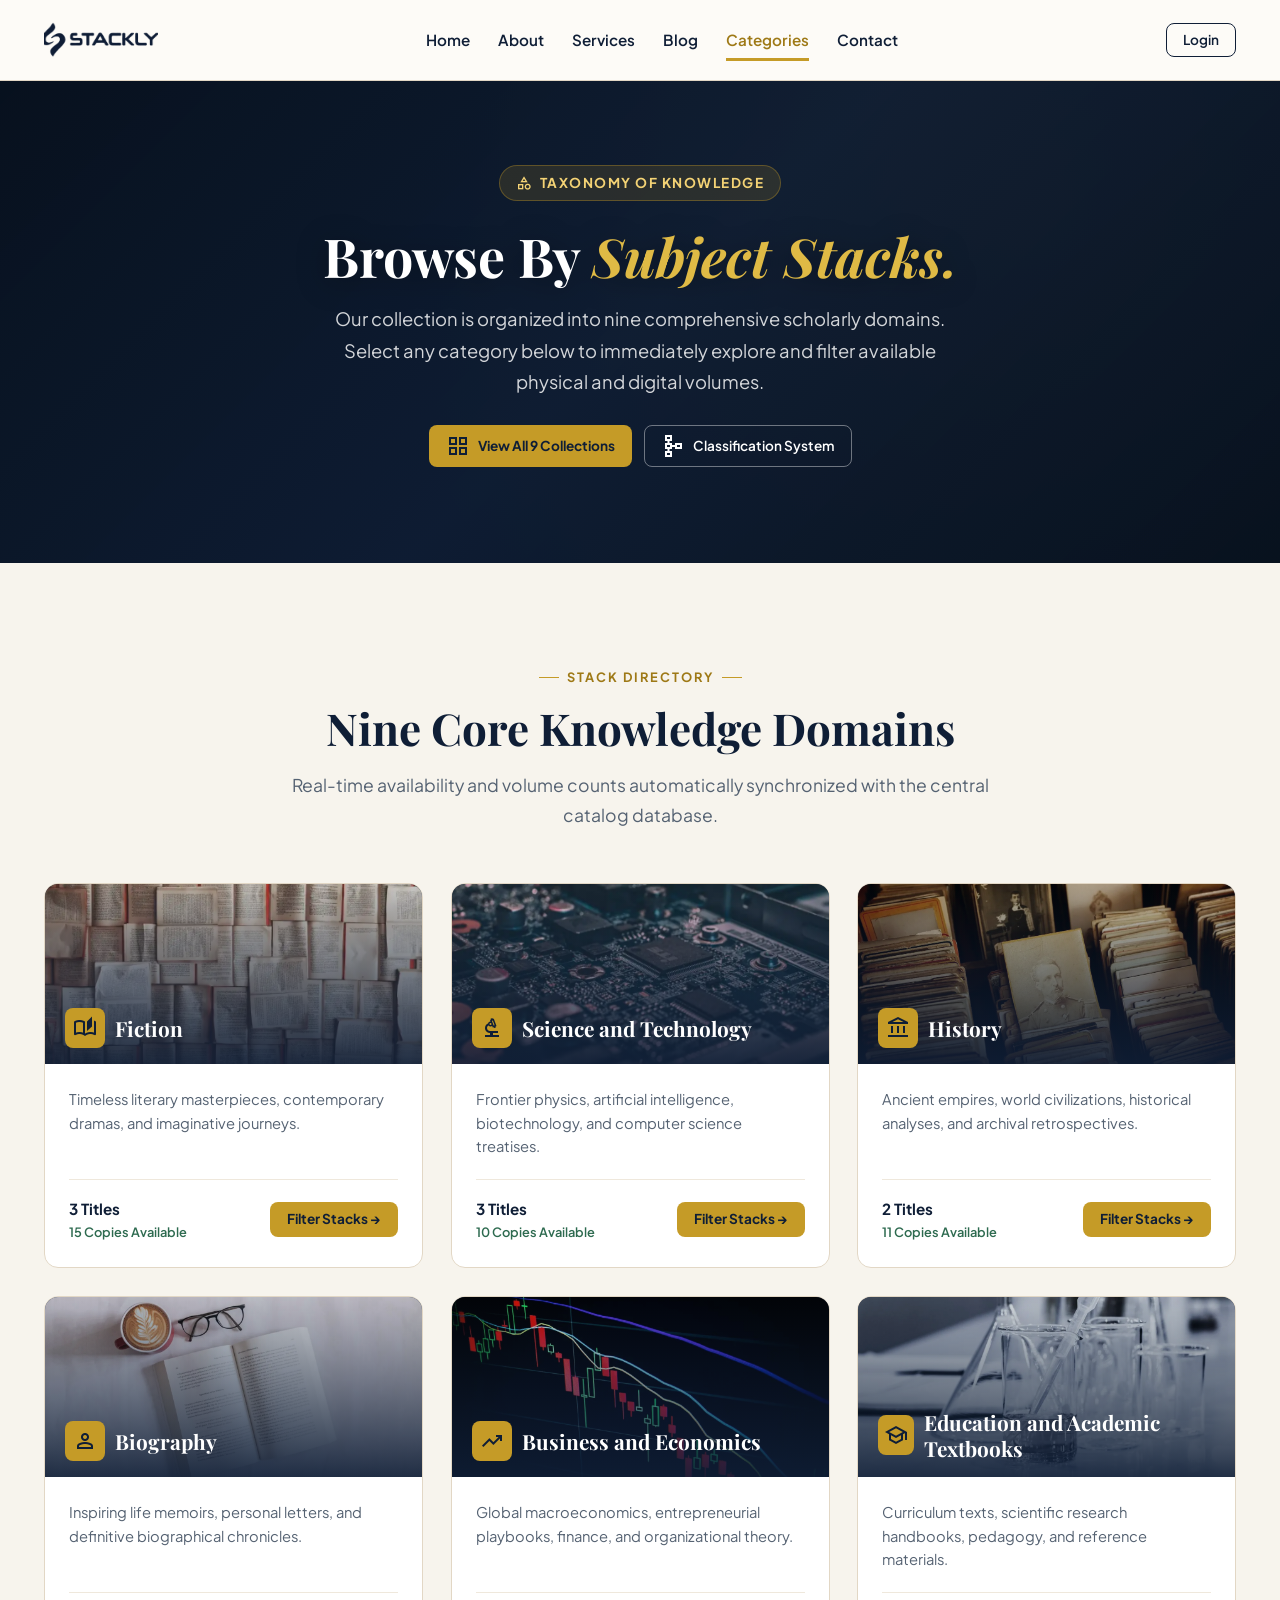
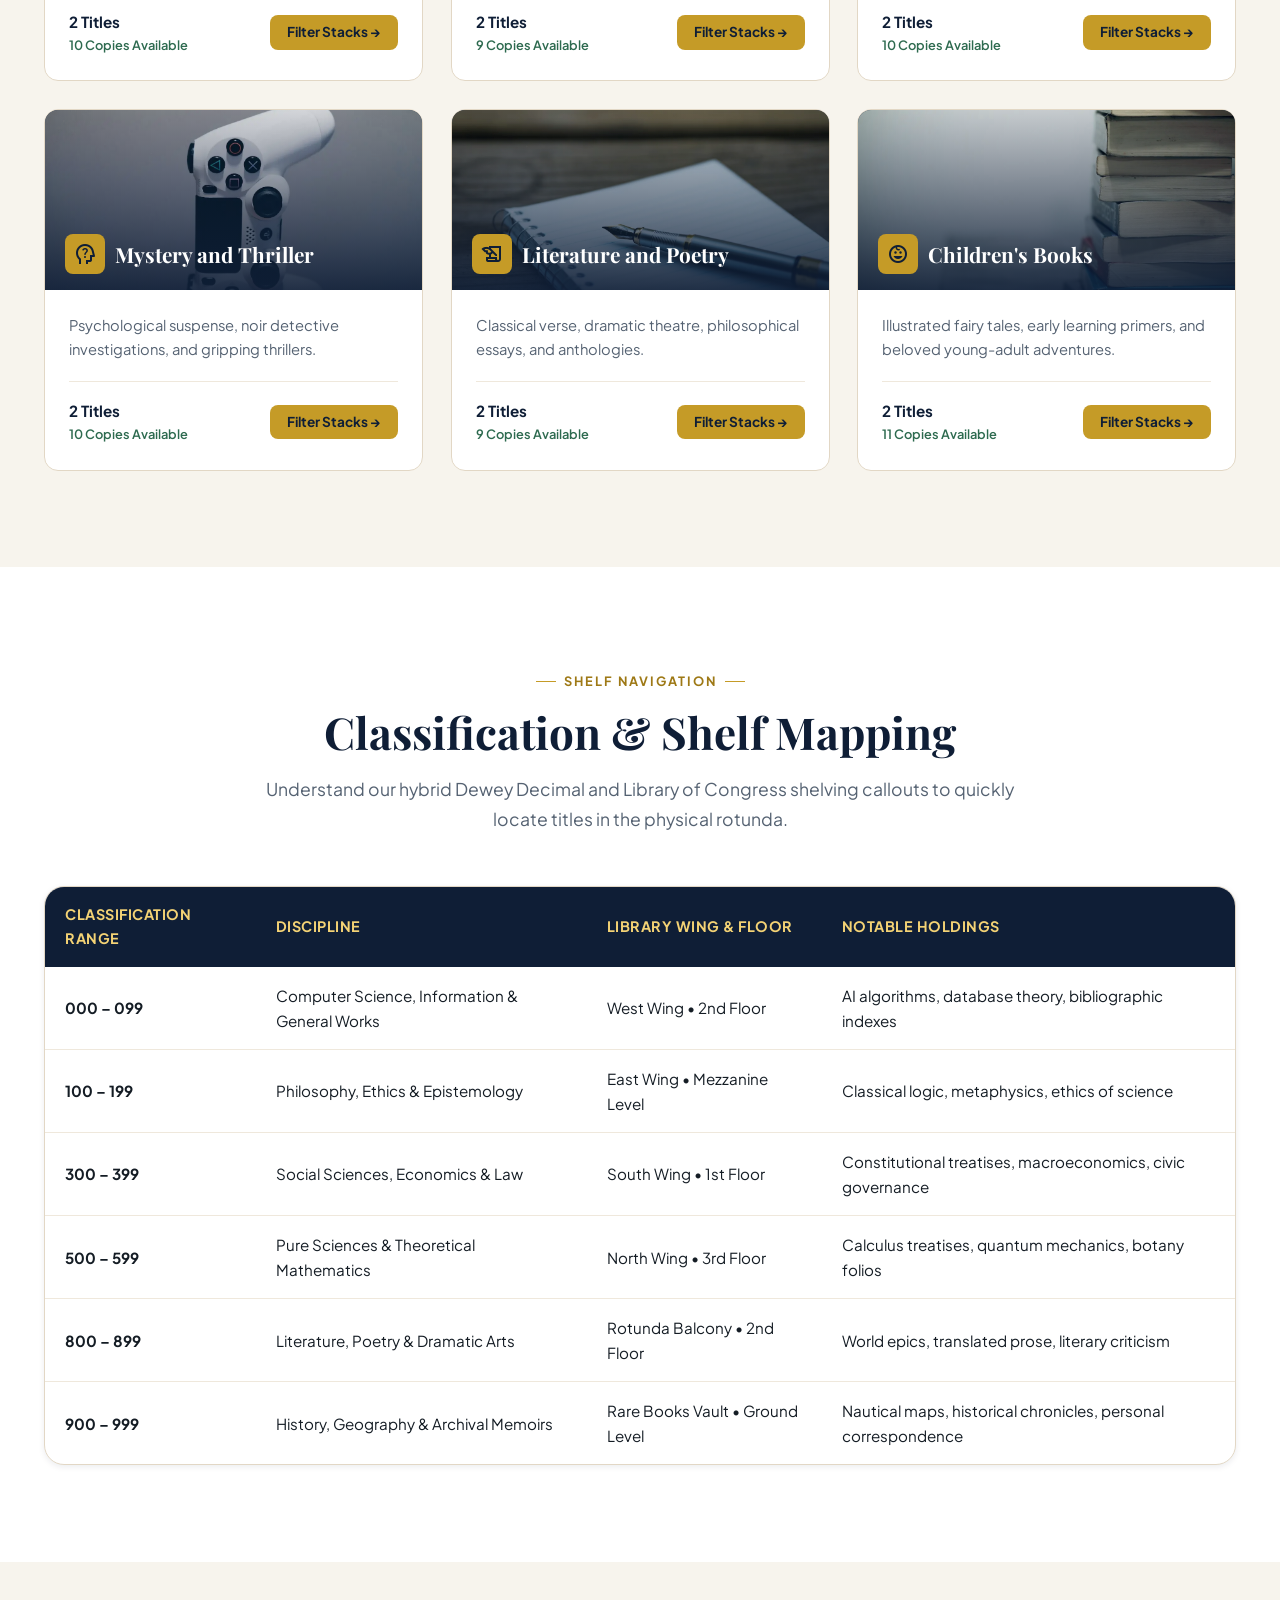
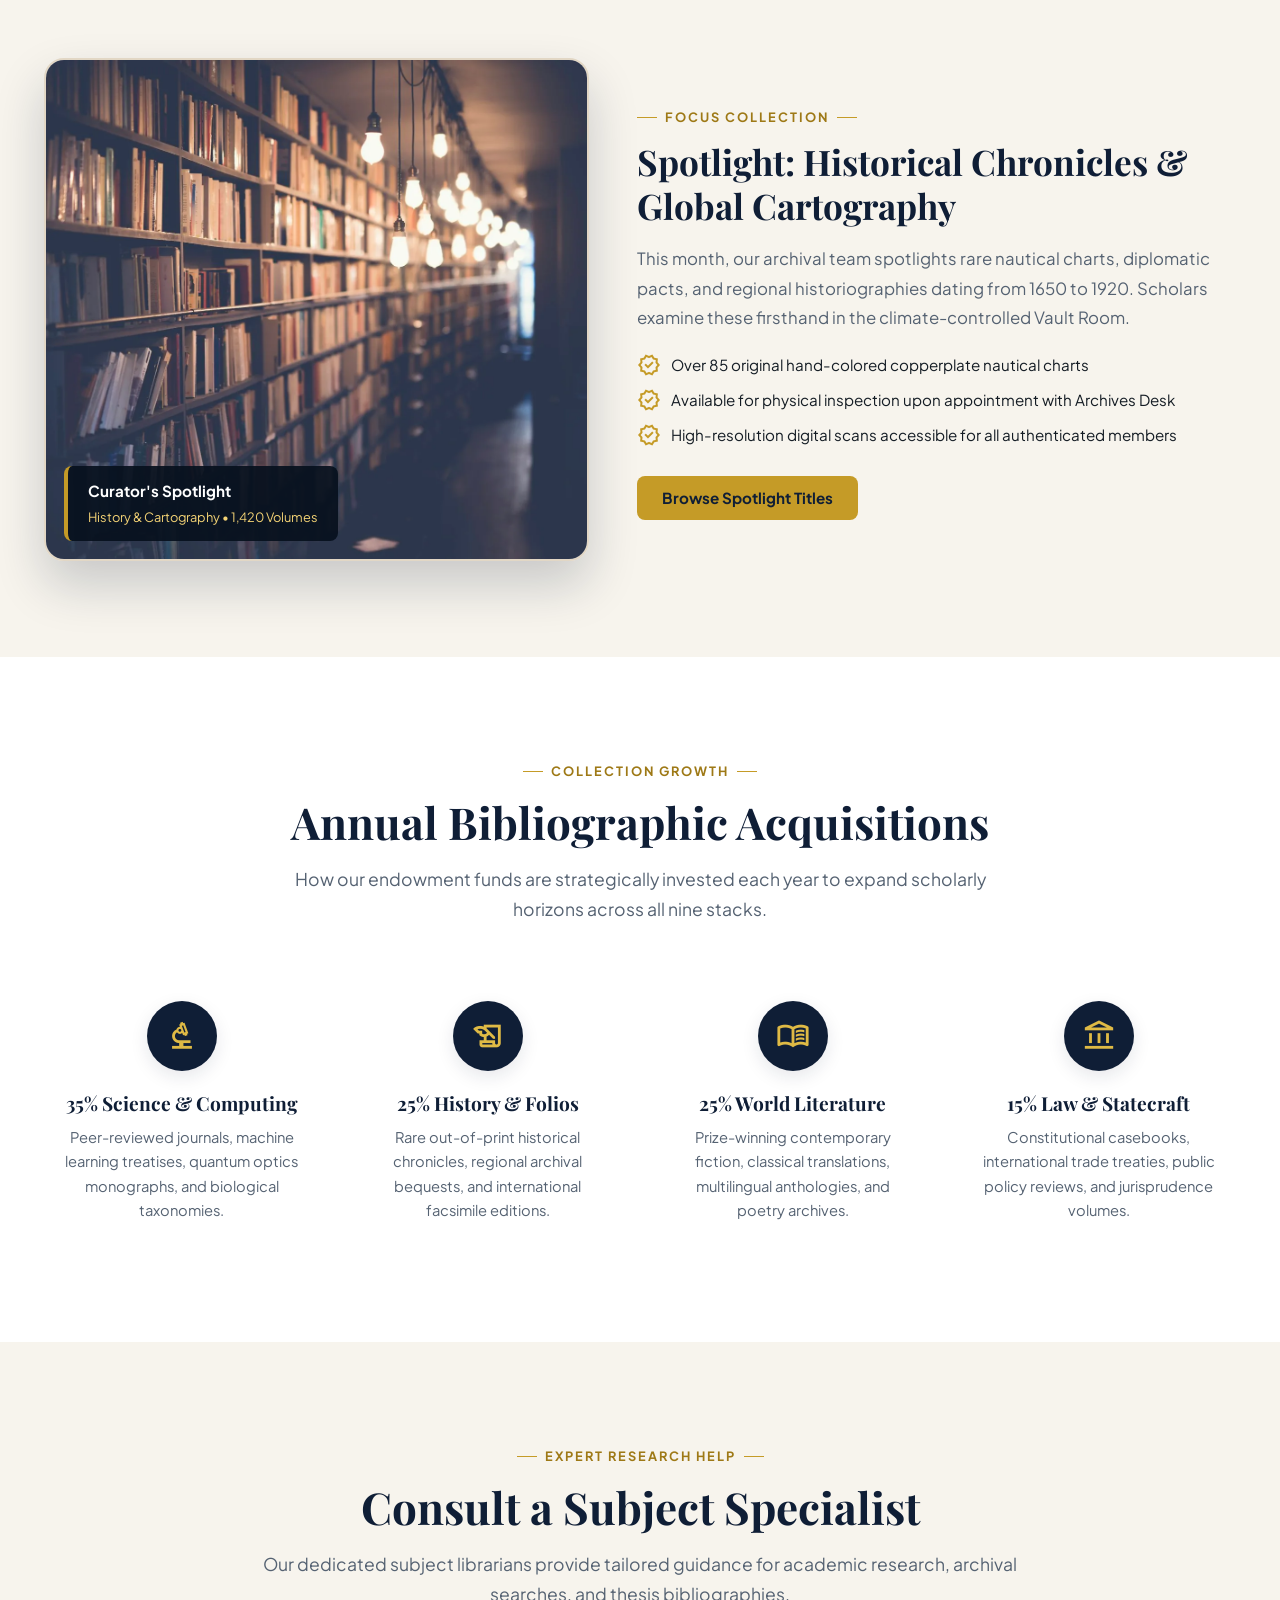
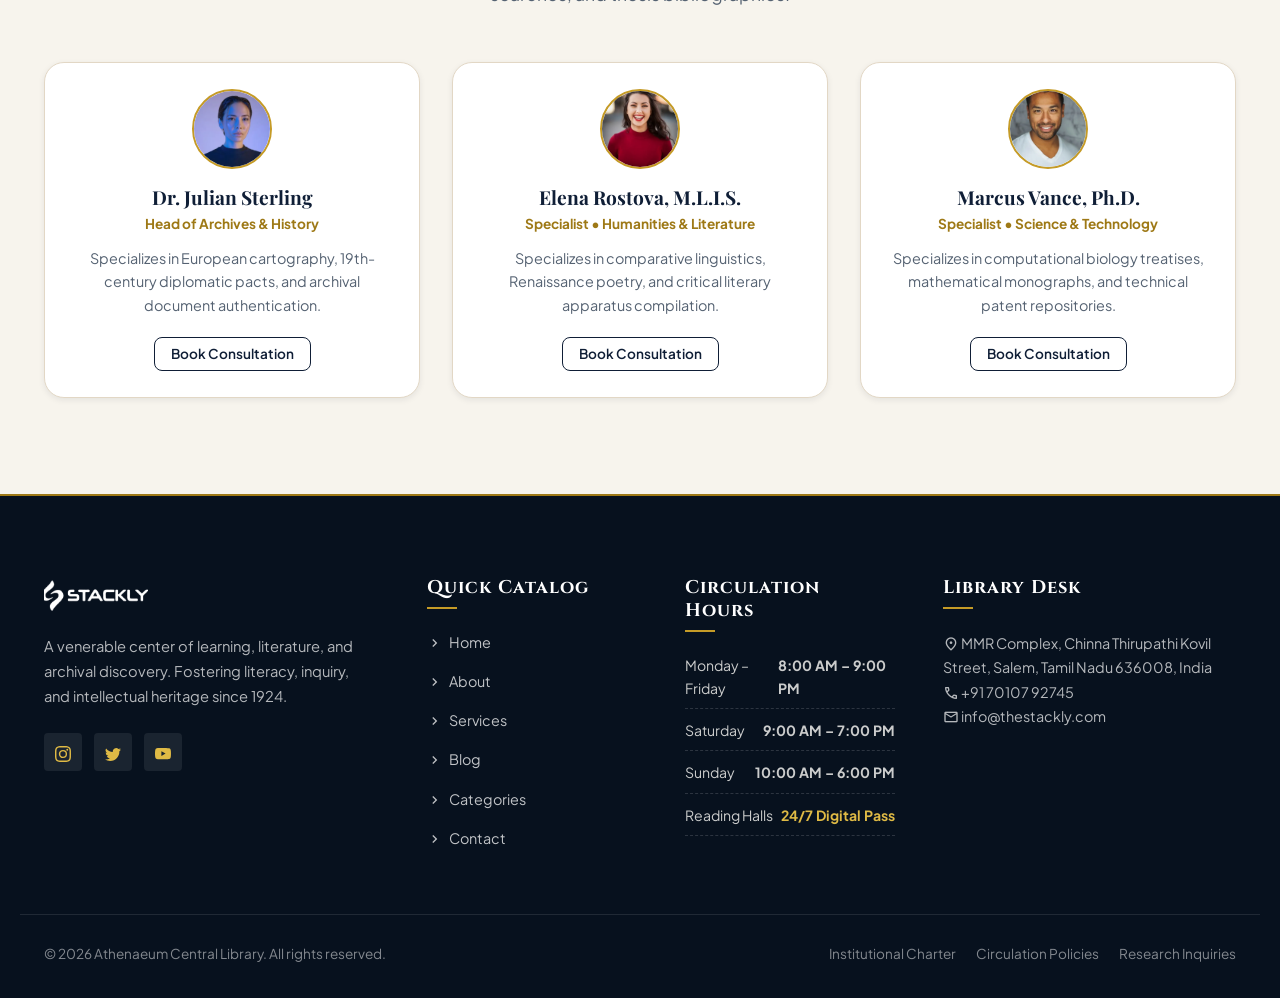
<file: categories.html>
<!DOCTYPE html>
<html lang="en">
<head>
  <meta charset="UTF-8">
  <meta name="viewport" content="width=device-width, initial-scale=1.0">
  <title>Book Categories — Athenaeum Central Library</title>
  <meta name="description" content="Explore our 9 distinct library collections: Fiction, Science & Tech, History, Biography, Business, Education, Mystery, Literature, and Children's books.">
  <!-- <link rel="icon" type="image/webp" href="assets/images/logo.webp"> -->
  <link rel="stylesheet" href="assets/css/style.css">
</head>
<body>

  <!-- Accessible Skip Link -->
  <a href="#main-content" class="skip-link">Skip to main content</a>

  <!-- Header -->
  <header class="site-header" id="siteHeader">
    <div class="container header-inner">
      <a href="index.html" class="logo-brand" aria-label="Athenaeum Central Library Home">
        <img src="assets/images/stackly-logo-0f1e36.webp" alt="Athenaeum Central Library Emblem" class="logo-svg">
      </a>

      <!-- Desktop Navigation -->
      <nav class="nav-desktop" aria-label="Main Navigation">
        <a href="index.html" class="nav-link">Home</a>
          <a href="about.html" class="nav-link">About</a>
           <a href="services.html" class="nav-link">Services</a>
        <a href="books.html" class="nav-link">Blog</a>
        <a href="categories.html" class="nav-link active">Categories</a>
        <a href="contact.html" class="nav-link">Contact</a>
      </nav>

      <!-- Header Actions (Syncs with Auth state) -->
      <div class="header-actions">
        <div id="navAuthContainer" style="display: flex; align-items: center; gap: 10px;">
          <!-- Dynamically populated by app.js: Login/Join or Dashboard Button -->
          <a href="login.html" class="btn btn-sm btn-outline">Login</a>
          <!-- <a href="register.html" class="btn btn-sm btn-gold">Join Library</a> -->
        </div>
        <button type="button" class="btn-mobile-toggle" id="mobileMenuToggle" aria-label="Open mobile navigation menu">
          <span class="material-symbols-outlined" style="font-size: 28px;">menu</span>
        </button>
      </div>
    </div>
  </header>

  <!-- Mobile Drawer Menu -->
  <div class="mobile-nav-backdrop" id="mobileNavBackdrop"></div>
  <aside class="mobile-nav-drawer" id="mobileNavDrawer" aria-hidden="true">
    <div class="mobile-drawer-header">
      <img src="assets/images/stackly-logo-0f1e36.webp" alt="Athenaeum Library" style="height: 32px; filter: brightness(0) invert(1);">
      <button type="button" id="mobileDrawerClose" style="color: #fff;" aria-label="Close mobile menu">
        <span class="material-symbols-outlined">close</span>
      </button>
    </div>
    <ul class="mobile-nav-links">
      <li><a href="index.html"><span class="material-symbols-outlined">home</span> Home</a></li>
      <li><a href="about.html"><span class="material-symbols-outlined">info</span> About</a></li>
            <li><a href="services.html"><span class="material-symbols-outlined">room_service</span>Services</a></li>
      <li><a href="books.html"><span class="material-symbols-outlined">menu_book</span> Blog</a></li>
      <li><a href="categories.html" class="active"><span class="material-symbols-outlined">category</span> Categories</a></li>
      <li><a href="contact.html"><span class="material-symbols-outlined">mail</span> Contact</a></li>
    </ul>
    <div id="mobileAuthContainer"></div>
  </aside>

  <main id="main-content">

    <!-- 1. CATEGORIES HERO WITH REALISTIC BACKGROUND -->
    <section class="page-hero page-hero-categories" aria-label="Subject Categories Introduction">
      <div class="container text-center" style="text-align: center; max-width: 820px; margin: 0 auto;">
        <div class="hero-tag" style="animation-delay: 0.05s;">
          <span class="material-symbols-outlined" style="font-size: 16px;">category</span>
          Taxonomy of Knowledge
        </div>
        <h1 class="hero-title" style="font-size: clamp(2.3rem, 4.2vw, 3.4rem); margin-bottom: 16px;">
          Browse By <span>Subject Stacks.</span>
        </h1>
        <p class="hero-description" style="margin: 0 auto 28px; font-size: 1.15rem; max-width: 660px;">
          Our collection is organized into nine comprehensive scholarly domains. Select any category below to immediately explore and filter available physical and digital volumes.
        </p>
        <div style="display: flex; gap: 12px; justify-content: center; flex-wrap: wrap;">
          <a href="#allCategoriesGrid" class="btn btn-sm btn-gold">
            <span class="material-symbols-outlined">grid_view</span>
            <span>View All 9 Collections</span>
          </a>
          <a href="#classification-guide" class="btn btn-sm btn-outline" style="color: #fff; border-color: rgba(255,255,255,0.4);">
            <span class="material-symbols-outlined">schema</span>
            <span>Classification System</span>
          </a>
        </div>
      </div>
    </section>

    <!-- 2. NINE SPECIALIZED SUBJECT STACKS GRID -->
    <section class="section-py section-bg-parchment" id="categories-grid-section">
      <div class="container">
        <div class="section-header text-center">
          <div class="section-tag">Stack Directory</div>
          <h2 class="section-title">Nine Core Knowledge Domains</h2>
          <p class="section-subtitle">Real-time availability and volume counts automatically synchronized with the central catalog database.</p>
        </div>

        <div class="categories-grid" id="allCategoriesGrid">
          <!-- Populated dynamically with real-time available counts from LibraryDB -->
        </div>
      </div>
    </section>

    <!-- 3. CLASSIFICATION SYSTEM & CALL NUMBER GUIDE -->
    <section class="section-py section-bg-white" id="classification-guide">
      <div class="container">
        <div class="section-header text-center">
          <div class="section-tag">Shelf Navigation</div>
          <h2 class="section-title">Classification & Shelf Mapping</h2>
          <p class="section-subtitle">Understand our hybrid Dewey Decimal and Library of Congress shelving callouts to quickly locate titles in the physical rotunda.</p>
        </div>

        <div class="policy-table-wrap">
          <table class="policy-table">
            <thead>
              <tr>
                <th>Classification Range</th>
                <th>Discipline</th>
                <th>Library Wing & Floor</th>
                <th>Notable Holdings</th>
              </tr>
            </thead>
            <tbody>
              <tr>
                <td><strong>000 &ndash; 099</strong></td>
                <td>Computer Science, Information & General Works</td>
                <td>West Wing &bull; 2nd Floor</td>
                <td>AI algorithms, database theory, bibliographic indexes</td>
              </tr>
              <tr>
                <td><strong>100 &ndash; 199</strong></td>
                <td>Philosophy, Ethics & Epistemology</td>
                <td>East Wing &bull; Mezzanine Level</td>
                <td>Classical logic, metaphysics, ethics of science</td>
              </tr>
              <tr>
                <td><strong>300 &ndash; 399</strong></td>
                <td>Social Sciences, Economics & Law</td>
                <td>South Wing &bull; 1st Floor</td>
                <td>Constitutional treatises, macroeconomics, civic governance</td>
              </tr>
              <tr>
                <td><strong>500 &ndash; 599</strong></td>
                <td>Pure Sciences & Theoretical Mathematics</td>
                <td>North Wing &bull; 3rd Floor</td>
                <td>Calculus treatises, quantum mechanics, botany folios</td>
              </tr>
              <tr>
                <td><strong>800 &ndash; 899</strong></td>
                <td>Literature, Poetry & Dramatic Arts</td>
                <td>Rotunda Balcony &bull; 2nd Floor</td>
                <td>World epics, translated prose, literary criticism</td>
              </tr>
              <tr>
                <td><strong>900 &ndash; 999</strong></td>
                <td>History, Geography & Archival Memoirs</td>
                <td>Rare Books Vault &bull; Ground Level</td>
                <td>Nautical maps, historical chronicles, personal correspondence</td>
              </tr>
            </tbody>
          </table>
        </div>
      </div>
    </section>

    <!-- 4. SUBJECT SPOTLIGHT OF THE MONTH -->
    <section class="section-py section-bg-parchment" id="subject-spotlight">
      <div class="container small-screen-issue" style="display: grid; grid-template-columns: 1fr 1.1fr; gap: 48px; align-items: center;">
        <div style="position: relative;">
          <img src="assets/images/bg-categories.webp" alt="Subject Spotlight Archives" style="border-radius: var(--radius-xl); box-shadow: var(--shadow-xl); border: 2px solid var(--color-parchment-300);" loading="lazy">
          <div style="position: absolute; bottom: 20px; left: 20px; background: rgba(7, 17, 30, 0.92); color: #fff; padding: 12px 20px; border-radius: var(--radius-md); border-left: 4px solid var(--color-gold-500);">
            <strong style="display: block; font-size: 0.95rem;">Curator's Spotlight</strong>
            <span style="font-size: 0.8rem; color: var(--color-gold-300);">History & Cartography &bull; 1,420 Volumes</span>
          </div>
        </div>

        <div>
          <div class="section-tag">Focus Collection</div>
          <h2 class="section-title" style="text-align: left; font-size: 2.2rem;">Spotlight: Historical Chronicles & Global Cartography</h2>
          <p style="font-size: 1.05rem; line-height: 1.75; color: var(--color-text-muted); margin-bottom: 20px;">
            This month, our archival team spotlights rare nautical charts, diplomatic pacts, and regional historiographies dating from 1650 to 1920. Scholars examine these firsthand in the climate-controlled Vault Room.
          </p>
          <ul style="list-style: none; display: flex; flex-direction: column; gap: 10px; margin-bottom: 28px;">
            <li style="display: flex; align-items: center; gap: 10px; font-size: 0.95rem;">
              <span class="material-symbols-outlined" style="color: var(--color-gold-500);">verified</span>
              <span>Over 85 original hand-colored copperplate nautical charts</span>
            </li>
            <li style="display: flex; align-items: center; gap: 10px; font-size: 0.95rem;">
              <span class="material-symbols-outlined" style="color: var(--color-gold-500);">verified</span>
              <span>Available for physical inspection upon appointment with Archives Desk</span>
            </li>
            <li style="display: flex; align-items: center; gap: 10px; font-size: 0.95rem;">
              <span class="material-symbols-outlined" style="color: var(--color-gold-500);">verified</span>
              <span>High-resolution digital scans accessible for all authenticated members</span>
            </li>
          </ul>
          <a href="404.html" class="btn btn-gold">Browse Spotlight Titles</a>
        </div>
      </div>
    </section>

    <!-- 5. ANNUAL COLLECTION ACQUISITIONS & BUDGET ALLOCATION -->
    <section class="section-py section-bg-white" id="collection-budget">
      <div class="container">
        <div class="section-header text-center">
          <div class="section-tag">Collection Growth</div>
          <h2 class="section-title">Annual Bibliographic Acquisitions</h2>
          <p class="section-subtitle">How our endowment funds are strategically invested each year to expand scholarly horizons across all nine stacks.</p>
        </div>

        <div class="pillars-grid">
          <div class="pillar-item">
            <div class="pillar-icon">
              <span class="material-symbols-outlined">biotech</span>
            </div>
            <h3 class="pillar-title">35% Science & Computing</h3>
            <p class="pillar-desc">Peer-reviewed journals, machine learning treatises, quantum optics monographs, and biological taxonomies.</p>
          </div>

          <div class="pillar-item">
            <div class="pillar-icon">
              <span class="material-symbols-outlined">history_edu</span>
            </div>
            <h3 class="pillar-title">25% History & Folios</h3>
            <p class="pillar-desc">Rare out-of-print historical chronicles, regional archival bequests, and international facsimile editions.</p>
          </div>

          <div class="pillar-item">
            <div class="pillar-icon">
              <span class="material-symbols-outlined">menu_book</span>
            </div>
            <h3 class="pillar-title">25% World Literature</h3>
            <p class="pillar-desc">Prize-winning contemporary fiction, classical translations, multilingual anthologies, and poetry archives.</p>
          </div>

          <div class="pillar-item">
            <div class="pillar-icon">
              <span class="material-symbols-outlined">account_balance</span>
            </div>
            <h3 class="pillar-title">15% Law & Statecraft</h3>
            <p class="pillar-desc">Constitutional casebooks, international trade treaties, public policy reviews, and jurisprudence volumes.</p>
          </div>
        </div>
      </div>
    </section>

    <!-- 6. SUBJECT SPECIALIST LIBRARIANS -->
    <section class="section-py section-bg-parchment" id="subject-librarians">
      <div class="container">
        <div class="section-header text-center">
          <div class="section-tag">Expert Research Help</div>
          <h2 class="section-title">Consult a Subject Specialist</h2>
          <p class="section-subtitle">Our dedicated subject librarians provide tailored guidance for academic research, archival searches, and thesis bibliographies.</p>
        </div>

        <div class="archives-grid">
          <div class="archive-card">
            <div class="archive-card-body" style="text-align: center; align-items: center;">
              <img src="assets/images/avatar-dr-sterling.webp" alt="Dr. Julian Sterling" style="width: 80px; height: 80px; border-radius: 50%; object-fit: cover; margin-bottom: 16px; border: 2px solid var(--color-gold-500);" loading="lazy">
              <h3 style="font-size: 1.2rem; margin-bottom: 4px; color: var(--color-navy-900);">Dr. Julian Sterling</h3>
              <div style="font-size: 0.85rem; color: var(--color-gold-600); font-weight: 700; margin-bottom: 12px;">Head of Archives & History</div>
              <p style="font-size: 0.9rem; color: var(--color-text-muted); line-height: 1.6; margin-bottom: 20px;">
                Specializes in European cartography, 19th-century diplomatic pacts, and archival document authentication.
              </p>
              <a href="404.html" class="btn btn-sm btn-outline">Book Consultation</a>
            </div>
          </div>

          <div class="archive-card">
            <div class="archive-card-body" style="text-align: center; align-items: center;">
              <img src="assets/images/avatar-elena-rostova.webp" alt="Elena Rostova" style="width: 80px; height: 80px; border-radius: 50%; object-fit: cover; margin-bottom: 16px; border: 2px solid var(--color-gold-500);" loading="lazy">
              <h3 style="font-size: 1.2rem; margin-bottom: 4px; color: var(--color-navy-900);">Elena Rostova, M.L.I.S.</h3>
              <div style="font-size: 0.85rem; color: var(--color-gold-600); font-weight: 700; margin-bottom: 12px;">Specialist &bull; Humanities & Literature</div>
              <p style="font-size: 0.9rem; color: var(--color-text-muted); line-height: 1.6; margin-bottom: 20px;">
                Specializes in comparative linguistics, Renaissance poetry, and critical literary apparatus compilation.
              </p>
              <a href="404.html" class="btn btn-sm btn-outline">Book Consultation</a>
            </div>
          </div>

          <div class="archive-card">
            <div class="archive-card-body" style="text-align: center; align-items: center;">
              <img src="assets/images/avatar-marcus-vance.webp" alt="Marcus Vance" style="width: 80px; height: 80px; border-radius: 50%; object-fit: cover; margin-bottom: 16px; border: 2px solid var(--color-gold-500);" loading="lazy">
              <h3 style="font-size: 1.2rem; margin-bottom: 4px; color: var(--color-navy-900);">Marcus Vance, Ph.D.</h3>
              <div style="font-size: 0.85rem; color: var(--color-gold-600); font-weight: 700; margin-bottom: 12px;">Specialist &bull; Science & Technology</div>
              <p style="font-size: 0.9rem; color: var(--color-text-muted); line-height: 1.6; margin-bottom: 20px;">
                Specializes in computational biology treatises, mathematical monographs, and technical patent repositories.
              </p>
              <a href="404.html" class="btn btn-sm btn-outline">Book Consultation</a>
            </div>
          </div>
        </div>
      </div>
    </section>

  </main>

  <!-- Footer -->
  <footer class="site-footer">
    <div class="container footer-grid">
      <!-- Col 1: Brand & Identity -->
      <div class="footer-brand">
        <a href="index.html">
          <img src="./assets/images/stackly-logo-0f1e36.webp" alt="Athenaeum Central Library" style="height: 40px; filter: brightness(0) invert(1);">
        </a>
        <p>
          A venerable center of learning, literature, and archival discovery. Fostering literacy, inquiry, and intellectual heritage since 1924.
        </p>
        <div class="footer-socials">
          <a href="404.html" class="footer-social-link" aria-label="Library Archive Twitter"><span class="material-symbols-outlined" style="font-size:20px;"><svg xmlns="http://www.w3.org/2000/svg" width="16" height="16" fill="currentColor" class="bi bi-instagram" viewBox="0 0 16 16">
  <path d="M8 0C5.829 0 5.556.01 4.703.048 3.85.088 3.269.222 2.76.42a3.9 3.9 0 0 0-1.417.923A3.9 3.9 0 0 0 .42 2.76C.222 3.268.087 3.85.048 4.7.01 5.555 0 5.827 0 8.001c0 2.172.01 2.444.048 3.297.04.852.174 1.433.372 1.942.205.526.478.972.923 1.417.444.445.89.719 1.416.923.51.198 1.09.333 1.942.372C5.555 15.99 5.827 16 8 16s2.444-.01 3.298-.048c.851-.04 1.434-.174 1.943-.372a3.9 3.9 0 0 0 1.416-.923c.445-.445.718-.891.923-1.417.197-.509.332-1.09.372-1.942C15.99 10.445 16 10.173 16 8s-.01-2.445-.048-3.299c-.04-.851-.175-1.433-.372-1.941a3.9 3.9 0 0 0-.923-1.417A3.9 3.9 0 0 0 13.24.42c-.51-.198-1.092-.333-1.943-.372C10.443.01 10.172 0 7.998 0zm-.717 1.442h.718c2.136 0 2.389.007 3.232.046.78.035 1.204.166 1.486.275.373.145.64.319.92.599s.453.546.598.92c.11.281.24.705.275 1.485.039.843.047 1.096.047 3.231s-.008 2.389-.047 3.232c-.035.78-.166 1.203-.275 1.485a2.5 2.5 0 0 1-.599.919c-.28.28-.546.453-.92.598-.28.11-.704.24-1.485.276-.843.038-1.096.047-3.232.047s-2.39-.009-3.233-.047c-.78-.036-1.203-.166-1.485-.276a2.5 2.5 0 0 1-.92-.598 2.5 2.5 0 0 1-.6-.92c-.109-.281-.24-.705-.275-1.485-.038-.843-.046-1.096-.046-3.233s.008-2.388.046-3.231c.036-.78.166-1.204.276-1.486.145-.373.319-.64.599-.92s.546-.453.92-.598c.282-.11.705-.24 1.485-.276.738-.034 1.024-.044 2.515-.045zm4.988 1.328a.96.96 0 1 0 0 1.92.96.96 0 0 0 0-1.92m-4.27 1.122a4.109 4.109 0 1 0 0 8.217 4.109 4.109 0 0 0 0-8.217m0 1.441a2.667 2.667 0 1 1 0 5.334 2.667 2.667 0 0 1 0-5.334"/>
</svg></span></a>
          <a href="404.html" class="footer-social-link" aria-label="Library Catalog RSS"><span class="material-symbols-outlined" style="font-size:20px;"><svg xmlns="http://www.w3.org/2000/svg" width="16" height="16" fill="currentColor" class="bi bi-twitter" viewBox="0 0 16 16">
  <path d="M5.026 15c6.038 0 9.341-5.003 9.341-9.334q.002-.211-.006-.422A6.7 6.7 0 0 0 16 3.542a6.7 6.7 0 0 1-1.889.518 3.3 3.3 0 0 0 1.447-1.817 6.5 6.5 0 0 1-2.087.793A3.286 3.286 0 0 0 7.875 6.03a9.32 9.32 0 0 1-6.767-3.429 3.29 3.29 0 0 0 1.018 4.382A3.3 3.3 0 0 1 .64 6.575v.045a3.29 3.29 0 0 0 2.632 3.218 3.2 3.2 0 0 1-.865.115 3 3 0 0 1-.614-.057 3.28 3.28 0 0 0 3.067 2.277A6.6 6.6 0 0 1 .78 13.58a6 6 0 0 1-.78-.045A9.34 9.34 0 0 0 5.026 15"/>
</svg></span></a>
          <a href="404.html" class="footer-social-link" aria-label="Contact Desk"><span class="material-symbols-outlined" style="font-size:20px;"><svg xmlns="http://www.w3.org/2000/svg" width="16" height="16" fill="currentColor" class="bi bi-youtube" viewBox="0 0 16 16">
  <path d="M8.051 1.999h.089c.822.003 4.987.033 6.11.335a2.01 2.01 0 0 1 1.415 1.42c.101.38.172.883.22 1.402l.01.104.022.26.008.104c.065.914.073 1.77.074 1.957v.075c-.001.194-.01 1.108-.082 2.06l-.008.105-.009.104c-.05.572-.124 1.14-.235 1.558a2.01 2.01 0 0 1-1.415 1.42c-1.16.312-5.569.334-6.18.335h-.142c-.309 0-1.587-.006-2.927-.052l-.17-.006-.087-.004-.171-.007-.171-.007c-1.11-.049-2.167-.128-2.654-.26a2.01 2.01 0 0 1-1.415-1.419c-.111-.417-.185-.986-.235-1.558L.09 9.82l-.008-.104A31 31 0 0 1 0 7.68v-.123c.002-.215.01-.958.064-1.778l.007-.103.003-.052.008-.104.022-.26.01-.104c.048-.519.119-1.023.22-1.402a2.01 2.01 0 0 1 1.415-1.42c.487-.13 1.544-.21 2.654-.26l.17-.007.172-.006.086-.003.171-.007A100 100 0 0 1 7.858 2zM6.4 5.209v4.818l4.157-2.408z"/>
</svg></span></a>
        </div>
      </div>

      <!-- Col 2: Navigation Links -->
      <div>
        <h4 class="footer-heading">Quick Catalog</h4>
        <ul class="footer-links">
          <li><a href="index.html"><span class="material-symbols-outlined" style="font-size:16px;">chevron_right</span> Home</a></li>
          <li><a href="about.html"><span class="material-symbols-outlined" style="font-size:16px;">chevron_right</span> About</a></li>
          <li><a href="services.html"><span class="material-symbols-outlined" style="font-size:16px;">chevron_right</span> Services</a></li>
          <li><a href="books.html"><span class="material-symbols-outlined" style="font-size:16px;">chevron_right</span> Blog</a></li>
          <li><a href="categories.html"><span class="material-symbols-outlined" style="font-size:16px;">chevron_right</span> Categories</a></li>
                    <li><a href="contact.html"><span class="material-symbols-outlined" style="font-size:16px;">chevron_right</span> Contact</a></li>

        </ul>
      </div>

      <!-- Col 3: Hours & Operations -->
      <div>
        <h4 class="footer-heading">Circulation Hours</h4>
        <ul class="footer-hours-list">
          <li class="footer-hours-item">
            <span>Monday &ndash; Friday</span>
            <strong>8:00 AM &ndash; 9:00 PM</strong>
          </li>
          <li class="footer-hours-item">
            <span>Saturday</span>
            <strong>9:00 AM &ndash; 7:00 PM</strong>
          </li>
          <li class="footer-hours-item">
            <span>Sunday</span>
            <strong>10:00 AM &ndash; 6:00 PM</strong>
          </li>
          <li class="footer-hours-item">
            <span>Reading Halls</span>
            <strong style="color:var(--color-gold-400);">24/7 Digital Pass</strong>
          </li>
        </ul>
      </div>

      <!-- Col 4: Location & Demo Support -->
      <div>
        <h4 class="footer-heading">Library Desk</h4>
        <div style="font-size: 0.9rem; line-height: 1.7; color: rgba(255,255,255,0.7); margin-bottom: 16px;">
          <p><span class="material-symbols-outlined" style="font-size:16px; vertical-align:text-bottom;">location_on</span> MMR Complex, Chinna Thirupathi Kovil Street, Salem, Tamil Nadu 636008, India</p>
          <p><span class="material-symbols-outlined" style="font-size:16px; vertical-align:text-bottom;">call</span> +91 70107 92745</p>
          <p><span class="material-symbols-outlined" style="font-size:16px; vertical-align:text-bottom;">mail</span> info@thestackly.com</p>
        </div>
        <!-- <button type="button" class="btn btn-sm btn-secondary" onclick="window.resetLibraryDemo()" style="width: 100%; justify-content: center; font-size: 0.8rem;">
          <span class="material-symbols-outlined" style="font-size:16px;">restart_alt</span>
          Reset Demo Database
        </button> -->
      </div>
    </div>

    <!-- Bottom Bar -->
    <div class="container footer-bottom">
      <div>&copy; 2026 Athenaeum Central Library. All rights reserved.</div>
      <div style="display: flex; gap: 20px;">
        <a href="404.html">Institutional Charter</a>
        <a href="404.html">Circulation Policies</a>
        <a href="404.html">Research Inquiries</a>
      </div>
    </div>
  </footer>
  <script src="assets/js/db.js"></script>
  <script src="assets/js/app.js"></script>
  <script>
    document.addEventListener('DOMContentLoaded', function () {
      if (!window.LibraryDB) return;

      const categories = window.LibraryDB.getCategories();
      const books = window.LibraryDB.getBooks();
      const container = document.getElementById('allCategoriesGrid');

      // Category Curated Photography Imagery
      const categoryCovers = {
        'fiction': 'assets/images/bg-contact.webp',
        'science-tech': 'assets/images/cat-science-tech.webp',
        'history': 'assets/images/cat-history.webp',
        'biography': 'assets/images/cat-biography.webp',
        'business-econ': 'assets/images/cat-business-econ.webp',
        'education': 'assets/images/cat-education.webp',
        'mystery-thriller': 'assets/images/cat-mystery-thriller.webp',
        'literature-poetry': 'assets/images/cat-literature-poetry.webp',
        'childrens': 'assets/images/cat-childrens.webp'
      };

      if (container) {
        container.innerHTML = categories.map(cat => {
          const matchingBooks = books.filter(b => b.category === cat.id);
          const totalTitles = matchingBooks.length;
          const availableCount = matchingBooks.reduce((sum, b) => sum + (b.availableCopies || 0), 0);
          const imgUrl = categoryCovers[cat.id] || 'assets/images/book-cover-fallback.webp';

          return `
            <div class="category-card" style="padding: 0; overflow: hidden;">
              <div style="height: 180px; position: relative; overflow: hidden; background: var(--color-navy-900);">
                <img src="${imgUrl}" alt="${cat.name} Collection" style="width: 100%; height: 100%; object-fit: cover; opacity: 0.85;">
                <div style="position: absolute; inset: 0; background: linear-gradient(to top, rgba(15,30,54,0.9), transparent);"></div>
                <div style="position: absolute; bottom: 16px; left: 20px; display: flex; align-items: center; gap: 10px;">
                  <div style="width: 40px; height: 40px; border-radius: 8px; background: var(--color-gold-500); color: var(--color-navy-900); display: flex; align-items: center; justify-content: center;">
                    <span class="material-symbols-outlined" style="font-size: 24px;">${cat.icon || 'menu_book'}</span>
                  </div>
                  <h3 style="color: #fff; font-size: 1.3rem; margin: 0;">${cat.name}</h3>
                </div>
              </div>
              <div style="padding: 24px; display: flex; flex-direction: column; flex: 1;">
                <p class="category-card-desc" style="margin-bottom: 20px;">${cat.description}</p>
                <div class="category-card-footer" style="border-top: 1px solid var(--color-parchment-200); padding-top: 16px; margin-top: auto;">
                  <div>
                    <strong style="display: block; color: var(--color-navy-900); font-size: 0.95rem;">${totalTitles} Titles</strong>
                    <span style="font-size: 0.8rem; color: var(--color-green-700);">${availableCount} Copies Available</span>
                  </div>
                  <a href="404.html" class="btn btn-sm btn-gold">
                    Filter Stacks &rarr;
                  </a>
                </div>
              </div>
            </div>
          `;
        }).join('');

        if (window.triggerScrollReveals) {
          window.triggerScrollReveals();
        }
      }
    });
  </script>
</body>
</html>
</file>
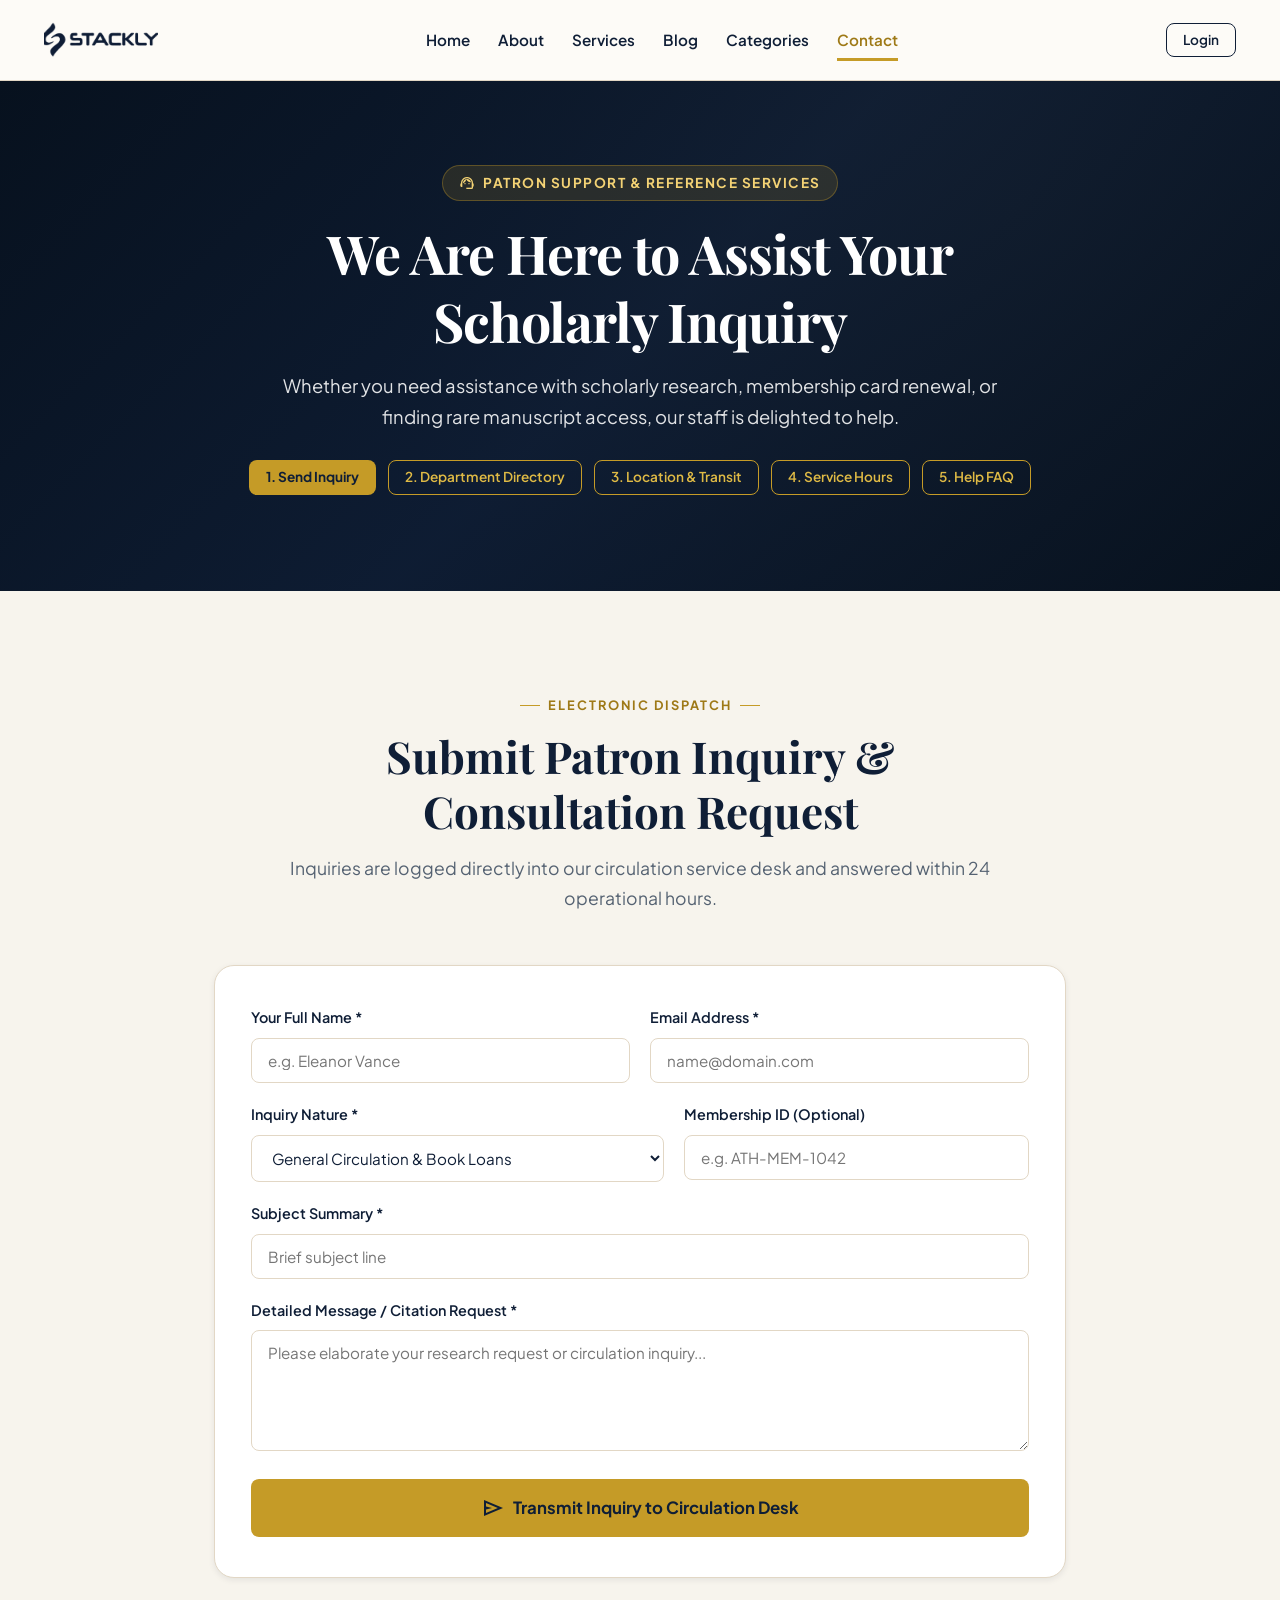
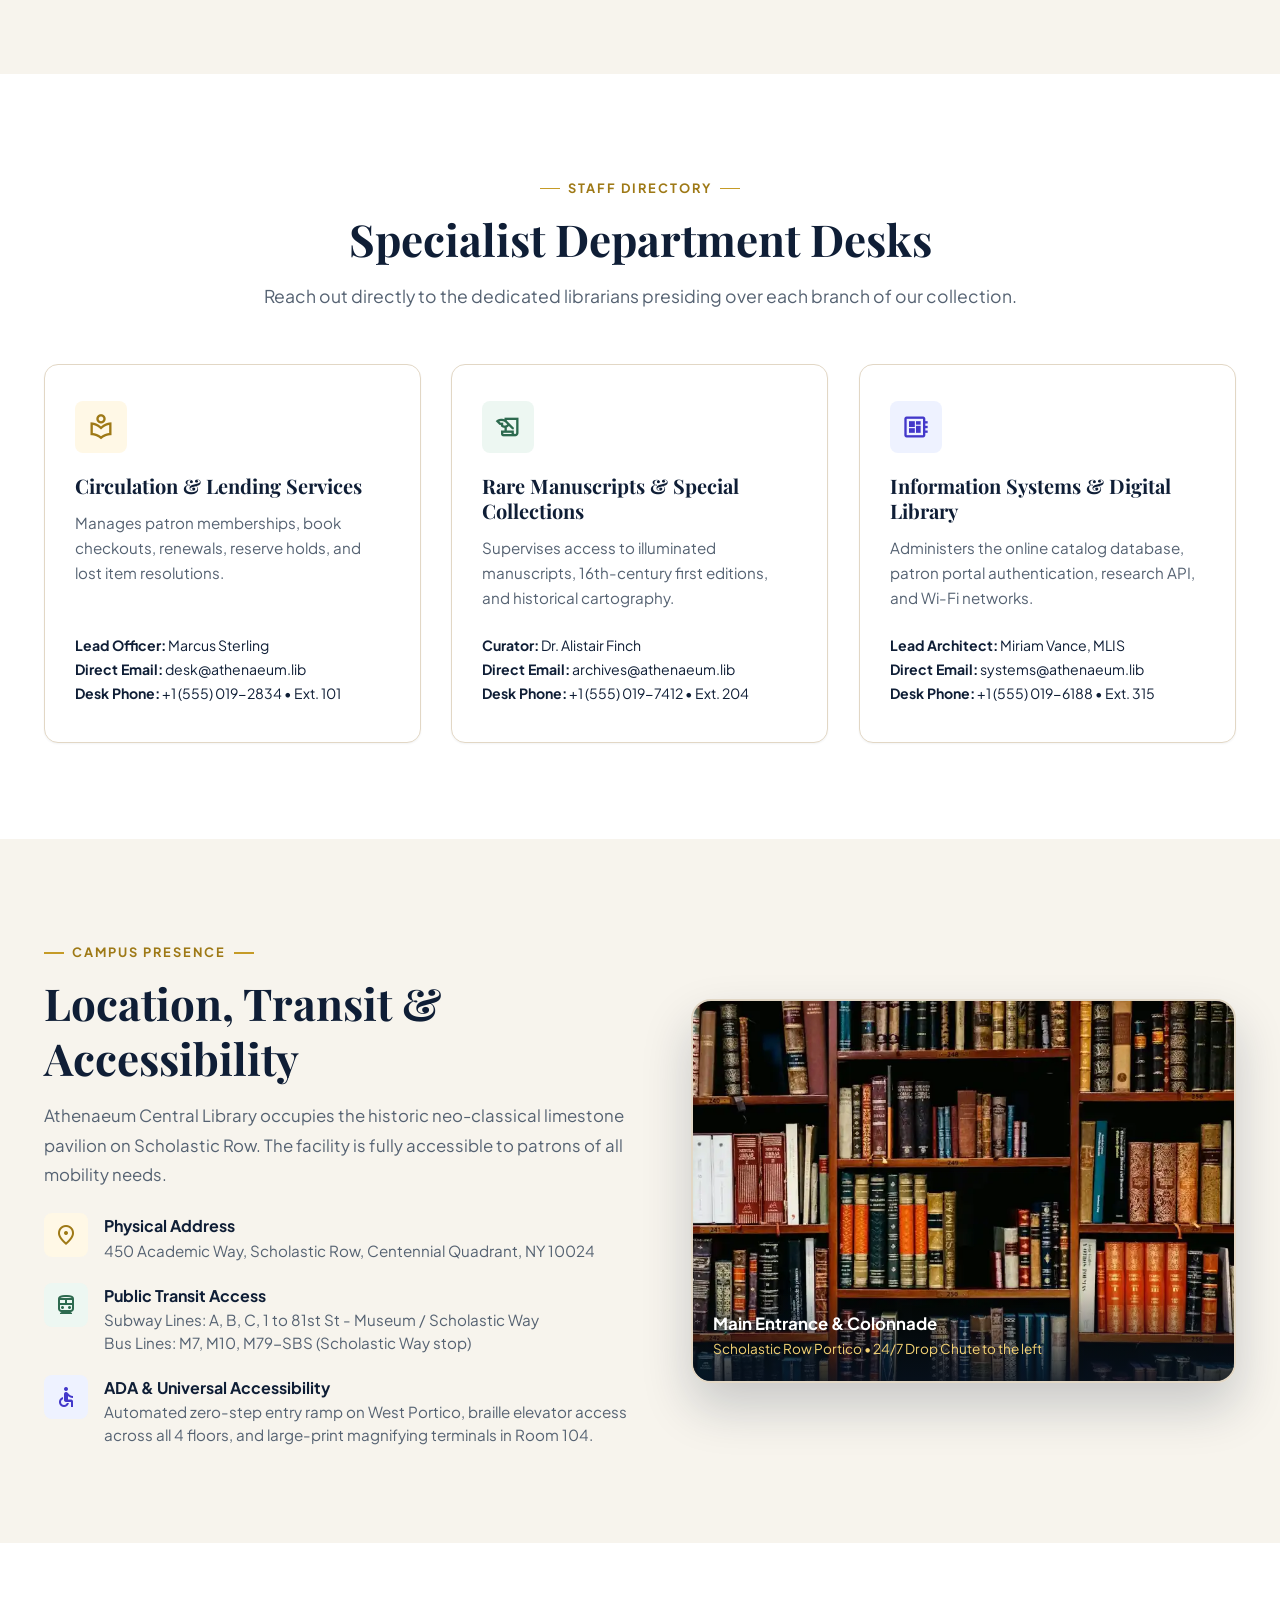
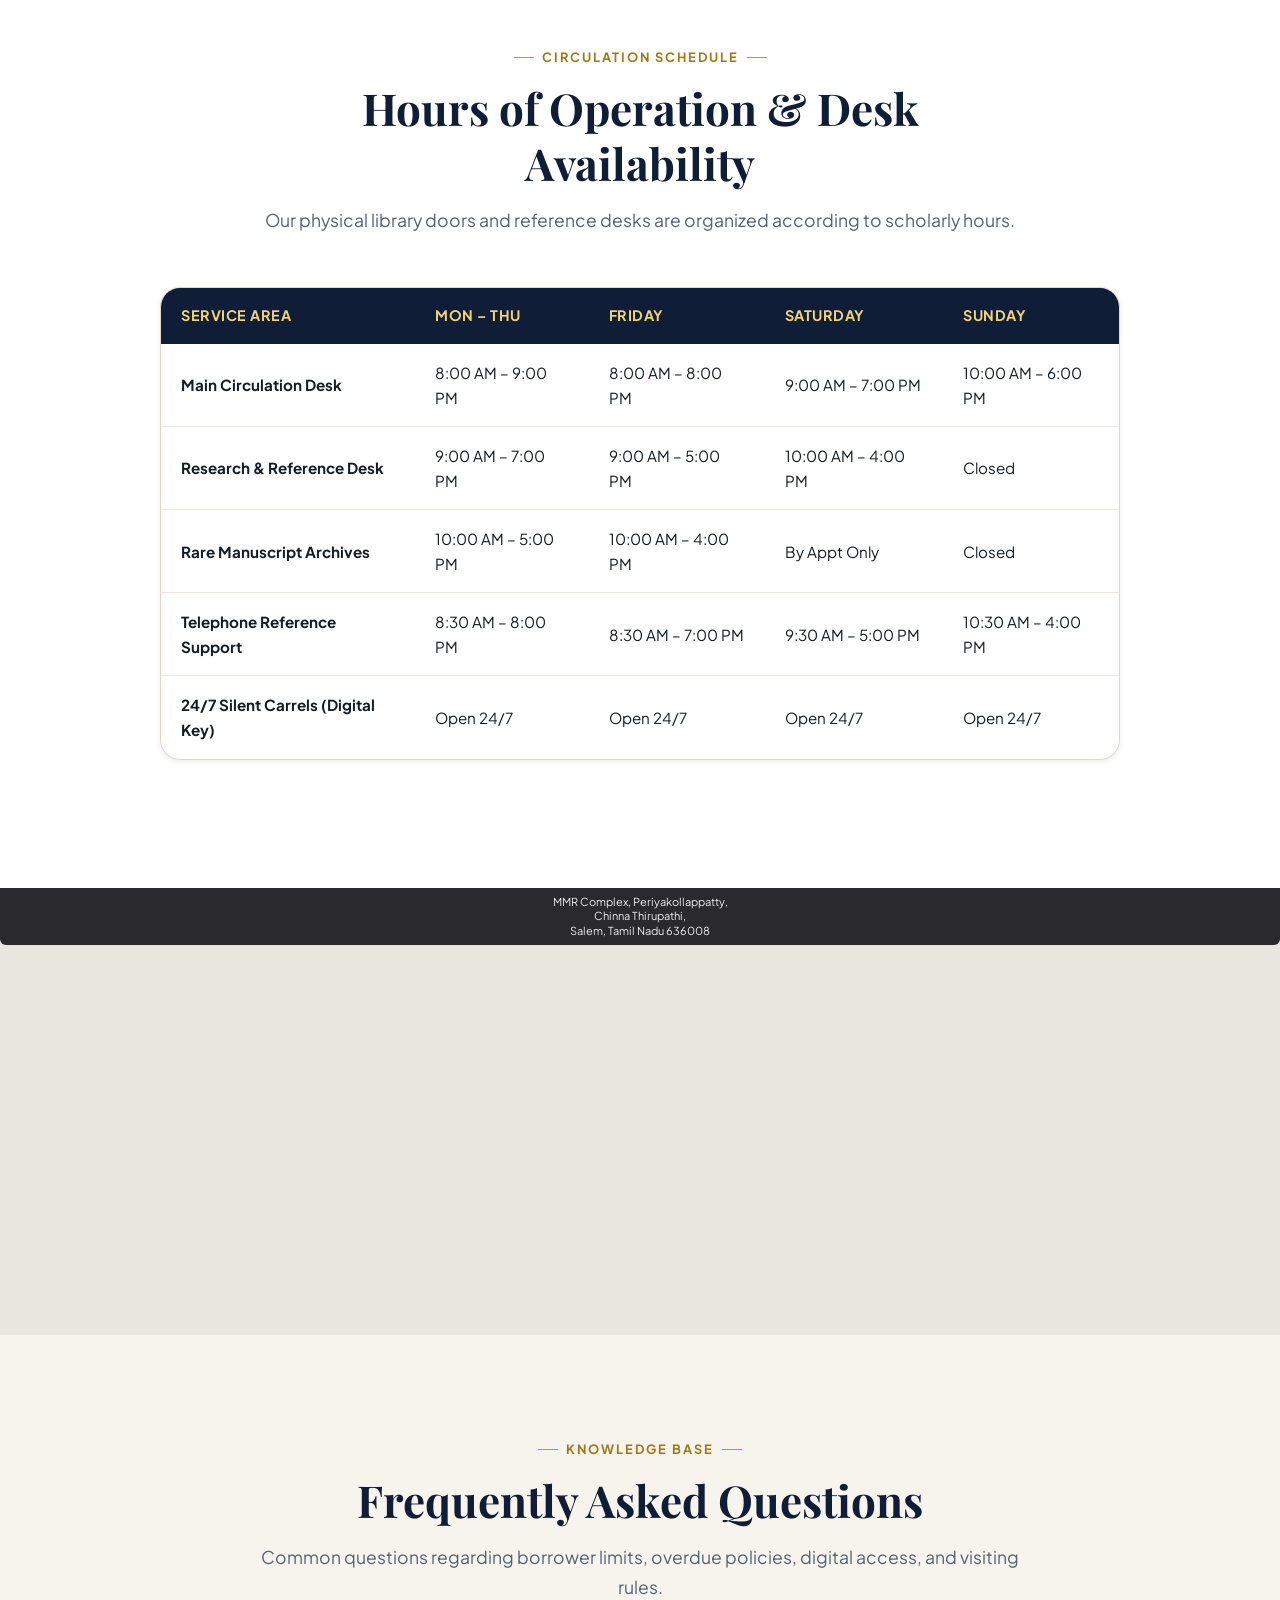
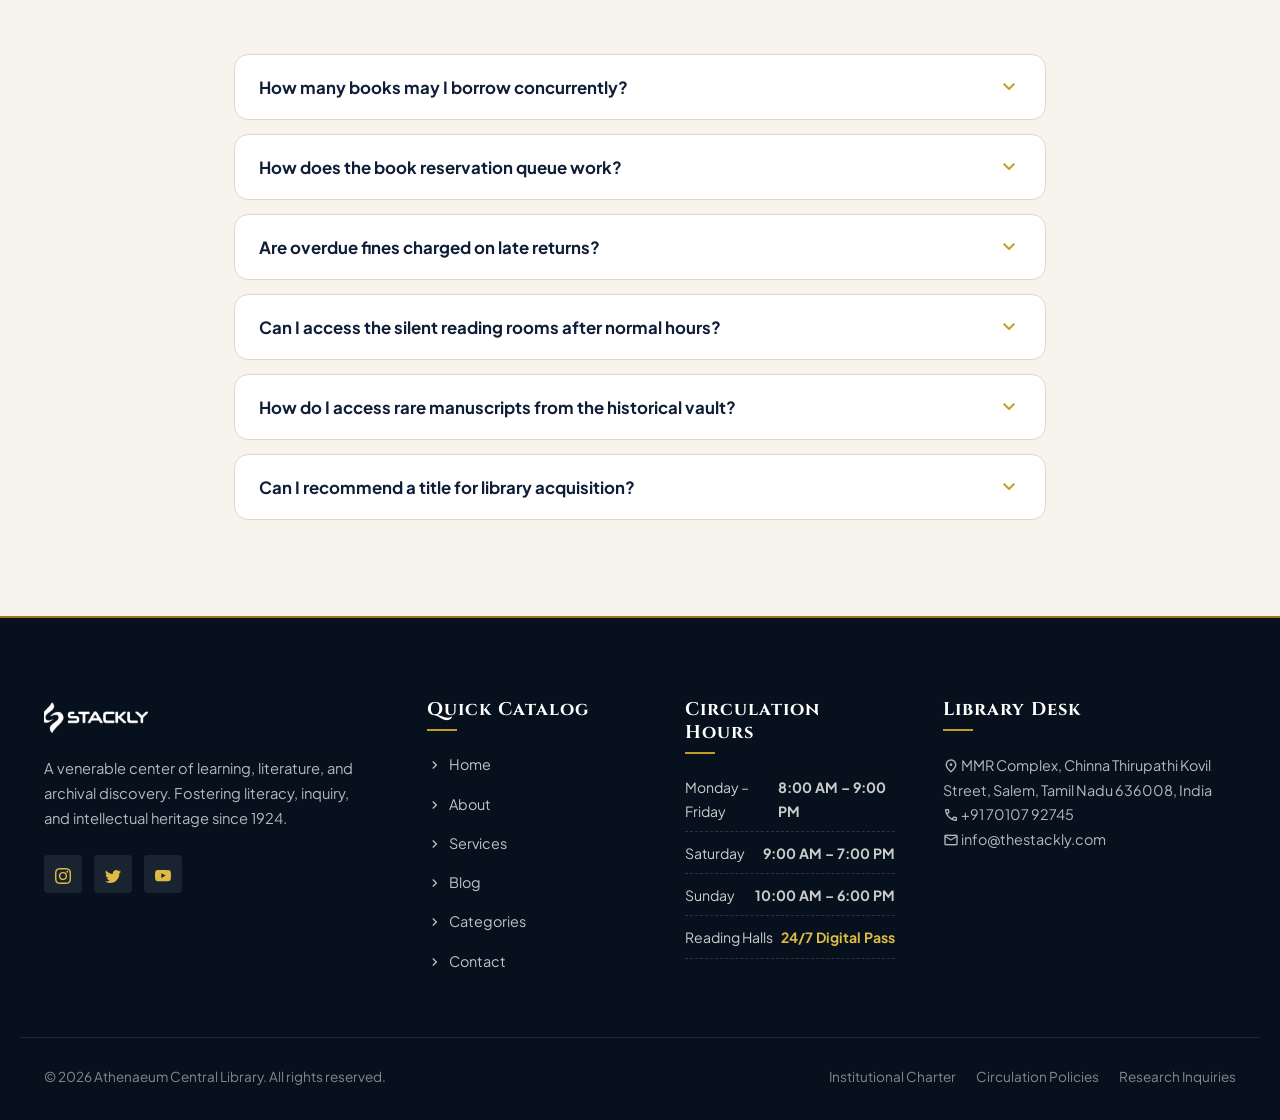
<file: contact.html>
<!DOCTYPE html>
<html lang="en">
<head>
  <meta charset="UTF-8">
  <meta name="viewport" content="width=device-width, initial-scale=1.0">
  <title>Contact & Help Desk — Athenaeum Central Library</title>
  <meta name="description" content="Get in touch with Athenaeum Central Library. Inquire about research consultations, book loans, facility reservations, or view circulation hours.">
  <!-- <link rel="icon" type="image/webp" href="assets/images/logo.webp"> -->
  <link rel="stylesheet" href="assets/css/style.css">
</head>
<body>

  <!-- Skip link -->
  <a href="#main-content" class="skip-link">Skip to main content</a>

  <!-- Header -->
  <header class="site-header" id="siteHeader">
    <div class="container header-inner">
      <a href="index.html" class="logo-brand" aria-label="Athenaeum Central Library Home">
        <img src="./assets/images/stackly-logo-0f1e36.webp" alt="Athenaeum Central Library Emblem" class="logo-svg">
      </a>

      <!-- Desktop Navigation -->
      <nav class="nav-desktop" aria-label="Main Navigation">
        <a href="index.html" class="nav-link">Home</a>
          <a href="about.html" class="nav-link">About</a>
           <a href="services.html" class="nav-link">Services</a>
        <a href="books.html" class="nav-link">Blog</a>
        <a href="categories.html" class="nav-link">Categories</a>
        <a href="contact.html" class="nav-link active">Contact</a>
      </nav>

      <!-- Header Actions (Syncs with Auth state) -->
      <div class="header-actions">
        <div id="navAuthContainer" style="display: flex; align-items: center; gap: 10px;">
          <!-- Dynamically populated by app.js: Login/Join or Dashboard Button -->
          <a href="login.html" class="btn btn-sm btn-outline">Login</a>
          <!-- <a href="register.html" class="btn btn-sm btn-gold">Join Library</a> -->
        </div>
        <button type="button" class="btn-mobile-toggle" id="mobileMenuToggle" aria-label="Open mobile navigation menu">
          <span class="material-symbols-outlined" style="font-size: 28px;">menu</span>
        </button>
      </div>
    </div>
  </header>

  <!-- Mobile Drawer Menu -->
  <div class="mobile-nav-backdrop" id="mobileNavBackdrop"></div>
  <aside class="mobile-nav-drawer" id="mobileNavDrawer" aria-hidden="true">
    <div class="mobile-drawer-header">
      <img src="assets/images/stackly-logo-0f1e36.webp" alt="Athenaeum Library" style="height: 32px; filter: brightness(0) invert(1);">
      <button type="button" id="mobileDrawerClose" style="color: #fff;" aria-label="Close mobile menu">
        <span class="material-symbols-outlined">close</span>
      </button>
    </div>
    <ul class="mobile-nav-links">
      <li><a href="index.html"><span class="material-symbols-outlined">home</span> Home</a></li>
      <li><a href="about.html"><span class="material-symbols-outlined">info</span> About</a></li>
            <li><a href="services.html"><span class="material-symbols-outlined">room_service</span>Services</a></li>
      <li><a href="books.html"><span class="material-symbols-outlined">menu_book</span> Blog</a></li>
      <li><a href="categories.html"><span class="material-symbols-outlined">category</span> Categories</a></li>
      <li><a href="contact.html" class="active"><span class="material-symbols-outlined">mail</span> Contact</a></li>
    </ul>
    <div id="mobileAuthContainer"></div>
  </aside>

  <main id="main-content">

    <!-- 1. HERO SECTION WITH REALISTIC BACKGROUND -->
    <section class="page-hero page-hero-contact">
      <div class="container text-center" style="text-align: center; max-width: 860px; margin: 0 auto;">
        <div class="hero-tag" style="margin-bottom: 18px; display: inline-flex;">
          <span class="material-symbols-outlined" style="font-size: 16px;">support_agent</span>
          Patron Support & Reference Services
        </div>
        <h1 style="color: var(--color-white); font-size: clamp(2.3rem, 4.2vw, 3.4rem); margin-bottom: 16px; font-weight: 700; letter-spacing: -0.02em;">
          We Are Here to Assist Your Scholarly Inquiry
        </h1>
        <p style="color: rgba(255,255,255,0.88); font-size: 1.15rem; line-height: 1.7; max-width: 720px; margin: 0 auto 28px;">
          Whether you need assistance with scholarly research, membership card renewal, or finding rare manuscript access, our staff is delighted to help.
        </p>
        <div style="display: flex; gap: 12px; justify-content: center; flex-wrap: wrap;">
          <a href="#inquiry-form" class="btn btn-gold btn-sm">1. Send Inquiry</a>
          <a href="#departments" class="btn btn-outline-gold btn-sm">2. Department Directory</a>
          <a href="#location-transit" class="btn btn-outline-gold btn-sm">3. Location & Transit</a>
          <a href="#operating-hours" class="btn btn-outline-gold btn-sm">4. Service Hours</a>
          <a href="#faq" class="btn btn-outline-gold btn-sm">5. Help FAQ</a>
        </div>
      </div>
    </section>

    <!-- 2. INQUIRY FORM SECTION -->
    <section class="section-py section-bg-parchment" id="inquiry-form">
      <div class="container" style="max-width: 900px;">
        <div class="section-header">
          <div class="section-tag">Electronic Dispatch</div>
          <h2 class="section-title">Submit Patron Inquiry & Consultation Request</h2>
          <p class="section-subtitle">Inquiries are logged directly into our circulation service desk and answered within 24 operational hours.</p>
        </div>

        <div style="background: var(--color-white); border-radius: var(--radius-xl); border: 1px solid var(--color-parchment-300); padding: 40px 36px; box-shadow: var(--shadow-sm);">
          <form id="contactInquiryForm" novalidate>
            <div style="display: grid; grid-template-columns: 1fr 1fr; gap: 20px;">
              <div class="form-group">
                <label class="form-label" for="inqName">Your Full Name *</label>
                <input type="text" id="inqName" class="form-control" placeholder="e.g. Eleanor Vance" >
              </div>

              <div class="form-group">
                <label class="form-label" for="inqEmail">Email Address *</label>
                <input type="email" id="inqEmail" class="form-control" placeholder="name@domain.com" >
              </div>
            </div>

            <div style="display: grid; grid-template-columns: 1.2fr 1fr; gap: 20px;">
              <div class="form-group">
                <label class="form-label" for="inqCategory">Inquiry Nature *</label>
                <select id="inqCategory" class="form-select">
                  <option value="General Circulation">General Circulation & Book Loans</option>
                  <option value="Research Assistance">Archival & Research Assistance</option>
                  <option value="Membership Query">Membership Card or Account Renewal</option>
                  <option value="Study Desk Booking">Study Carrel or Seminar Room Booking</option>
                  <option value="Book Purchase Request">Book Recommendation for Acquisition</option>
                  <option value="Inter-Library Loan">Inter-Library Loan & Document Delivery</option>
                </select>
              </div>

              <div class="form-group">
                <label class="form-label" for="inqCardNumber">Membership ID (Optional)</label>
                <input type="text" id="inqCardNumber" class="form-control" placeholder="e.g. ATH-MEM-1042">
              </div>
            </div>

            <div class="form-group">
              <label class="form-label" for="inqSubject">Subject Summary *</label>
              <input type="text" id="inqSubject" class="form-control" placeholder="Brief subject line" >
            </div>

            <div class="form-group">
              <label class="form-label" for="inqMessage">Detailed Message / Citation Request *</label>
              <textarea id="inqMessage" class="form-control" rows="5" placeholder="Please elaborate your research request or circulation inquiry..." ></textarea>
            </div>

            <button type="submit" class="btn btn-gold btn-lg" style="width: 100%; justify-content: center;">
              <span class="material-symbols-outlined">send</span>
              <span>Transmit Inquiry to Circulation Desk</span>
            </button>
          </form>
        </div>
      </div>
    </section>

    <!-- 3. DEPARTMENTAL DIRECTORY -->
    <section class="section-py section-bg-white" id="departments">
      <div class="container">
        <div class="section-header">
          <div class="section-tag">Staff Directory</div>
          <h2 class="section-title">Specialist Department Desks</h2>
          <p class="section-subtitle">Reach out directly to the dedicated librarians presiding over each branch of our collection.</p>
        </div>

        <div class="services-grid">
          <div class="service-card">
            <div class="service-icon-wrap" style="background: var(--color-gold-light); color: var(--color-gold-600);">
              <span class="material-symbols-outlined">local_library</span>
            </div>
            <h3 class="service-title">Circulation & Lending Services</h3>
            <p class="service-desc">
              Manages patron memberships, book checkouts, renewals, reserve holds, and lost item resolutions.
            </p>
            <div style="margin-top:auto; font-size:0.88rem; color:var(--color-navy-900); line-height:1.7;">
              <div><strong>Lead Officer:</strong> Marcus Sterling</div>
              <div><strong>Direct Email:</strong> desk@athenaeum.lib</div>
              <div><strong>Desk Phone:</strong> +1 (555) 019-2834 &bull; Ext. 101</div>
            </div>
          </div>

          <div class="service-card">
            <div class="service-icon-wrap" style="background: var(--color-green-50); color: var(--color-green-700);">
              <span class="material-symbols-outlined">history_edu</span>
            </div>
            <h3 class="service-title">Rare Manuscripts & Special Collections</h3>
            <p class="service-desc">
              Supervises access to illuminated manuscripts, 16th-century first editions, and historical cartography.
            </p>
            <div style="margin-top:auto; font-size:0.88rem; color:var(--color-navy-900); line-height:1.7;">
              <div><strong>Curator:</strong> Dr. Alistair Finch</div>
              <div><strong>Direct Email:</strong> archives@athenaeum.lib</div>
              <div><strong>Desk Phone:</strong> +1 (555) 019-7412 &bull; Ext. 204</div>
            </div>
          </div>

          <div class="service-card">
            <div class="service-icon-wrap" style="background: #eef2ff; color: #4338ca;">
              <span class="material-symbols-outlined">developer_board</span>
            </div>
            <h3 class="service-title">Information Systems & Digital Library</h3>
            <p class="service-desc">
              Administers the online catalog database, patron portal authentication, research API, and Wi-Fi networks.
            </p>
            <div style="margin-top:auto; font-size:0.88rem; color:var(--color-navy-900); line-height:1.7;">
              <div><strong>Lead Architect:</strong> Miriam Vance, MLIS</div>
              <div><strong>Direct Email:</strong> systems@athenaeum.lib</div>
              <div><strong>Desk Phone:</strong> +1 (555) 019-6188 &bull; Ext. 315</div>
            </div>
          </div>

          <!-- <div class="service-card">
            <div class="service-icon-wrap" style="background: #ffedd5; color: #ea580c;">
              <span class="material-symbols-outlined">swap_horizontal_circle</span>
            </div>
            <h3 class="service-title">Inter-Library Loan & Document Delivery</h3>
            <p class="service-desc">
              Facilitates worldwide inter-library borrowing and article scans across 45 partner university consortia.
            </p>
            <div style="margin-top:auto; font-size:0.88rem; color:var(--color-navy-900); line-height:1.7;">
              <div><strong>Liaison:</strong> Elena Rostova</div>
              <div><strong>Direct Email:</strong> ill@athenaeum.lib</div>
              <div><strong>Desk Phone:</strong> +1 (555) 019-9021 &bull; Ext. 402</div>
            </div>
          </div> -->
        </div>
      </div>
    </section>

    <!-- 4. LOCATION, TRANSIT & CAMPUS ACCESSIBILITY -->
    <section class="section-py section-bg-parchment" id="location-transit">
      <div class="container">
        <div class="small-screen-issue" style="display: grid; grid-template-columns: 1.1fr 1fr; gap: 48px; align-items: center;">
          <div>
            <div class="section-tag">Campus Presence</div>
            <h2 class="section-title" style="text-align: left; margin-bottom: 16px;">Location, Transit & Accessibility</h2>
            <p style="color: var(--color-text-muted); font-size: 1.05rem; line-height: 1.75; margin-bottom: 24px;">
              Athenaeum Central Library occupies the historic neo-classical limestone pavilion on Scholastic Row. The facility is fully accessible to patrons of all mobility needs.
            </p>

            <div style="display: flex; flex-direction: column; gap: 20px;">
              <div style="display: flex; gap: 16px; align-items: flex-start;">
                <div style="width: 44px; height: 44px; border-radius: var(--radius-md); background: var(--color-gold-light); color: var(--color-gold-600); display: flex; align-items: center; justify-content: center; flex-shrink: 0;">
                  <span class="material-symbols-outlined">location_on</span>
                </div>
                <div>
                  <strong style="color: var(--color-navy-900); font-size: 1rem; display: block;">Physical Address</strong>
                  <div style="color: var(--color-text-muted); font-size: 0.95rem; line-height: 1.5;">
                    450 Academic Way, Scholastic Row, Centennial Quadrant, NY 10024
                  </div>
                </div>
              </div>

              <div style="display: flex; gap: 16px; align-items: flex-start;">
                <div style="width: 44px; height: 44px; border-radius: var(--radius-md); background: var(--color-green-50); color: var(--color-green-700); display: flex; align-items: center; justify-content: center; flex-shrink: 0;">
                  <span class="material-symbols-outlined">directions_subway</span>
                </div>
                <div>
                  <strong style="color: var(--color-navy-900); font-size: 1rem; display: block;">Public Transit Access</strong>
                  <div style="color: var(--color-text-muted); font-size: 0.95rem; line-height: 1.5;">
                    Subway Lines: A, B, C, 1 to 81st St - Museum / Scholastic Way<br>
                    Bus Lines: M7, M10, M79-SBS (Scholastic Way stop)
                  </div>
                </div>
              </div>

              <div style="display: flex; gap: 16px; align-items: flex-start;">
                <div style="width: 44px; height: 44px; border-radius: var(--radius-md); background: #eef2ff; color: #4338ca; display: flex; align-items: center; justify-content: center; flex-shrink: 0;">
                  <span class="material-symbols-outlined">accessible</span>
                </div>
                <div>
                  <strong style="color: var(--color-navy-900); font-size: 1rem; display: block;">ADA & Universal Accessibility</strong>
                  <div style="color: var(--color-text-muted); font-size: 0.95rem; line-height: 1.5;">
                    Automated zero-step entry ramp on West Portico, braille elevator access across all 4 floors, and large-print magnifying terminals in Room 104.
                  </div>
                </div>
              </div>
            </div>
          </div>

          <div>
            <div style="position:relative; border-radius:var(--radius-xl); overflow:hidden; box-shadow:var(--shadow-xl); border:2px solid var(--color-parchment-300);">
              <img src="assets/images/bg-services.webp" alt="Athenaeum Central Library Facade & Grand Rotunda" style="width:100%; height:380px; object-fit:cover; display:block;" loading="lazy">
              <div style="position:absolute; bottom:0; left:0; right:0; background:linear-gradient(transparent, rgba(7,17,30,0.85)); padding:20px; color:#fff;">
                <div style="font-weight:700; font-size:1.05rem;">Main Entrance & Colonnade</div>
                <div style="font-size:0.85rem; color:var(--color-gold-300);">Scholastic Row Portico &bull; 24/7 Drop Chute to the left</div>
              </div>
            </div>
          </div>
        </div>
      </div>
    </section>

    <!-- 5. REAL-TIME DESK AVAILABILITY & OPERATING HOURS -->
    <section class="section-py section-bg-white" id="operating-hours">
      <div class="container">
        <div class="section-header">
          <div class="section-tag">Circulation Schedule</div>
          <h2 class="section-title">Hours of Operation & Desk Availability</h2>
          <p class="section-subtitle">Our physical library doors and reference desks are organized according to scholarly hours.</p>
        </div>

        <div class="policy-table-wrap" style="max-width: 960px; margin: 0 auto 32px;">
          <table class="policy-table">
            <thead>
              <tr>
                <th>Service Area</th>
                <th>Mon &ndash; Thu</th>
                <th>Friday</th>
                <th>Saturday</th>
                <th>Sunday</th>
              </tr>
            </thead>
            <tbody>
              <tr>
                <td><strong>Main Circulation Desk</strong></td>
                <td>8:00 AM &ndash; 9:00 PM</td>
                <td>8:00 AM &ndash; 8:00 PM</td>
                <td>9:00 AM &ndash; 7:00 PM</td>
                <td>10:00 AM &ndash; 6:00 PM</td>
              </tr>
              <tr>
                <td><strong>Research & Reference Desk</strong></td>
                <td>9:00 AM &ndash; 7:00 PM</td>
                <td>9:00 AM &ndash; 5:00 PM</td>
                <td>10:00 AM &ndash; 4:00 PM</td>
                <td>Closed</td>
              </tr>
              <tr>
                <td><strong>Rare Manuscript Archives</strong></td>
                <td>10:00 AM &ndash; 5:00 PM</td>
                <td>10:00 AM &ndash; 4:00 PM</td>
                <td>By Appt Only</td>
                <td>Closed</td>
              </tr>
              <tr>
                <td><strong>Telephone Reference Support</strong></td>
                <td>8:30 AM &ndash; 8:00 PM</td>
                <td>8:30 AM &ndash; 7:00 PM</td>
                <td>9:30 AM &ndash; 5:00 PM</td>
                <td>10:30 AM &ndash; 4:00 PM</td>
              </tr>
              <tr>
                <td><strong>24/7 Silent Carrels (Digital Key)</strong></td>
                <td><span class="badge badge-success">Open 24/7</span></td>
                <td><span class="badge badge-success">Open 24/7</span></td>
                <td><span class="badge badge-success">Open 24/7</span></td>
                <td><span class="badge badge-success">Open 24/7</span></td>
              </tr>
            </tbody>
          </table>
        </div>
      </div>
    </section>

     <section class="map-section">

    <!-- Address bar -->
    <div class="map-address">
        MMR Complex, Periyakollappatty, <br />
Chinna Thirupathi, <br />
Salem, Tamil Nadu 636008
    </div>

    <!-- Real Google Map -->
    <div class="map-container">

        <iframe
    src="https://www.google.com/maps?q=MMR%20Complex%2C%20Chinna%20Thirupathi%2C%20near%20Chinna%20Muniyappan%20Kovil%2C%20Salem%2C%20Tamil%20Nadu%20636008&output=embed"
            width="100%"
            height="100%"
            style="border:0;"
            allowfullscreen=""
            loading="lazy"
            referrerpolicy="no-referrer-when-downgrade">
        </iframe>


    </div>

</section>

    <!-- 6. FREQUENTLY ASKED QUESTIONS (ACCORDION) -->
    <section class="section-py section-bg-parchment" id="faq">
      <div class="container" style="max-width: 860px;">
        <div class="section-header">
          <div class="section-tag">Knowledge Base</div>
          <h2 class="section-title">Frequently Asked Questions</h2>
          <p class="section-subtitle">Common questions regarding borrower limits, overdue policies, digital access, and visiting rules.</p>
        </div>

        <div class="faq-accordion">
          
          <div class="faq-item">
            <button type="button" class="faq-question">
              <span>How many books may I borrow concurrently?</span>
              <span class="material-symbols-outlined">expand_more</span>
            </button>
            <div class="faq-answer">
              Standard active member cards permit up to 4 concurrent volume loans. Faculty and accredited researchers may borrow up to 10 volumes. All loans carry a 14-day checkout duration with one online renewal permitted.
            </div>
          </div>

          <div class="faq-item">
            <button type="button" class="faq-question">
              <span>How does the book reservation queue work?</span>
              <span class="material-symbols-outlined">expand_more</span>
            </button>
            <div class="faq-answer">
              If all copies of a book are currently checked out by other readers, click "Reserve" on the catalog page. You will be assigned a priority queue number. As soon as a copy is returned, you will receive an automatic notification and the book will be held at circulation for 48 hours.
            </div>
          </div>

          <div class="faq-item">
            <button type="button" class="faq-question">
              <span>Are overdue fines charged on late returns?</span>
              <span class="material-symbols-outlined">expand_more</span>
            </button>
            <div class="faq-answer">
              For standard general collections, we operate on a grace period policy with friendly digital reminder notices. In this demonstration system, a nominal $0.50 per day sample rate is tracked to illustrate fine handling in the administrative console.
            </div>
          </div>

          <div class="faq-item">
            <button type="button" class="faq-question">
              <span>Can I access the silent reading rooms after normal hours?</span>
              <span class="material-symbols-outlined">expand_more</span>
            </button>
            <div class="faq-answer">
              Yes. Active members who have verified their card at the circulation desk can use their digital member QR pass to access the Grand Silent Carrels 24 hours a day, 7 days a week.
            </div>
          </div>

          <div class="faq-item">
            <button type="button" class="faq-question">
              <span>How do I access rare manuscripts from the historical vault?</span>
              <span class="material-symbols-outlined">expand_more</span>
            </button>
            <div class="faq-answer">
              Rare archives dating before 1850 require consultation in the special collections reading room. Patrons can submit a research consultation request via our contact form at least 48 hours in advance of their planned visit.
            </div>
          </div>

          <div class="faq-item">
            <button type="button" class="faq-question">
              <span>Can I recommend a title for library acquisition?</span>
              <span class="material-symbols-outlined">expand_more</span>
            </button>
            <div class="faq-answer">
              Absolutely. Patrons may submit purchase recommendations directly through our Book Catalog page or choose "Book Recommendation" in the electronic dispatch form above. Our curatorial committee evaluates suggestions on a bi-weekly cycle.
            </div>
          </div>

        </div>
      </div>
    </section>

  </main>

  <!-- Footer -->
  <footer class="site-footer">
    <div class="container footer-grid">
      <!-- Col 1: Brand & Identity -->
      <div class="footer-brand">
        <a href="index.html">
          <img src="./assets/images/stackly-logo-0f1e36.webp" alt="Athenaeum Central Library" style="height: 40px; filter: brightness(0) invert(1);">
        </a>
        <p>
          A venerable center of learning, literature, and archival discovery. Fostering literacy, inquiry, and intellectual heritage since 1924.
        </p>
        <div class="footer-socials">
          <a href="404.html" class="footer-social-link" aria-label="Library Archive Twitter"><span class="material-symbols-outlined" style="font-size:20px;"><svg xmlns="http://www.w3.org/2000/svg" width="16" height="16" fill="currentColor" class="bi bi-instagram" viewBox="0 0 16 16">
  <path d="M8 0C5.829 0 5.556.01 4.703.048 3.85.088 3.269.222 2.76.42a3.9 3.9 0 0 0-1.417.923A3.9 3.9 0 0 0 .42 2.76C.222 3.268.087 3.85.048 4.7.01 5.555 0 5.827 0 8.001c0 2.172.01 2.444.048 3.297.04.852.174 1.433.372 1.942.205.526.478.972.923 1.417.444.445.89.719 1.416.923.51.198 1.09.333 1.942.372C5.555 15.99 5.827 16 8 16s2.444-.01 3.298-.048c.851-.04 1.434-.174 1.943-.372a3.9 3.9 0 0 0 1.416-.923c.445-.445.718-.891.923-1.417.197-.509.332-1.09.372-1.942C15.99 10.445 16 10.173 16 8s-.01-2.445-.048-3.299c-.04-.851-.175-1.433-.372-1.941a3.9 3.9 0 0 0-.923-1.417A3.9 3.9 0 0 0 13.24.42c-.51-.198-1.092-.333-1.943-.372C10.443.01 10.172 0 7.998 0zm-.717 1.442h.718c2.136 0 2.389.007 3.232.046.78.035 1.204.166 1.486.275.373.145.64.319.92.599s.453.546.598.92c.11.281.24.705.275 1.485.039.843.047 1.096.047 3.231s-.008 2.389-.047 3.232c-.035.78-.166 1.203-.275 1.485a2.5 2.5 0 0 1-.599.919c-.28.28-.546.453-.92.598-.28.11-.704.24-1.485.276-.843.038-1.096.047-3.232.047s-2.39-.009-3.233-.047c-.78-.036-1.203-.166-1.485-.276a2.5 2.5 0 0 1-.92-.598 2.5 2.5 0 0 1-.6-.92c-.109-.281-.24-.705-.275-1.485-.038-.843-.046-1.096-.046-3.233s.008-2.388.046-3.231c.036-.78.166-1.204.276-1.486.145-.373.319-.64.599-.92s.546-.453.92-.598c.282-.11.705-.24 1.485-.276.738-.034 1.024-.044 2.515-.045zm4.988 1.328a.96.96 0 1 0 0 1.92.96.96 0 0 0 0-1.92m-4.27 1.122a4.109 4.109 0 1 0 0 8.217 4.109 4.109 0 0 0 0-8.217m0 1.441a2.667 2.667 0 1 1 0 5.334 2.667 2.667 0 0 1 0-5.334"/>
</svg></span></a>
          <a href="404.html" class="footer-social-link" aria-label="Library Catalog RSS"><span class="material-symbols-outlined" style="font-size:20px;"><svg xmlns="http://www.w3.org/2000/svg" width="16" height="16" fill="currentColor" class="bi bi-twitter" viewBox="0 0 16 16">
  <path d="M5.026 15c6.038 0 9.341-5.003 9.341-9.334q.002-.211-.006-.422A6.7 6.7 0 0 0 16 3.542a6.7 6.7 0 0 1-1.889.518 3.3 3.3 0 0 0 1.447-1.817 6.5 6.5 0 0 1-2.087.793A3.286 3.286 0 0 0 7.875 6.03a9.32 9.32 0 0 1-6.767-3.429 3.29 3.29 0 0 0 1.018 4.382A3.3 3.3 0 0 1 .64 6.575v.045a3.29 3.29 0 0 0 2.632 3.218 3.2 3.2 0 0 1-.865.115 3 3 0 0 1-.614-.057 3.28 3.28 0 0 0 3.067 2.277A6.6 6.6 0 0 1 .78 13.58a6 6 0 0 1-.78-.045A9.34 9.34 0 0 0 5.026 15"/>
</svg></span></a>
          <a href="404.html" class="footer-social-link" aria-label="Contact Desk"><span class="material-symbols-outlined" style="font-size:20px;"><svg xmlns="http://www.w3.org/2000/svg" width="16" height="16" fill="currentColor" class="bi bi-youtube" viewBox="0 0 16 16">
  <path d="M8.051 1.999h.089c.822.003 4.987.033 6.11.335a2.01 2.01 0 0 1 1.415 1.42c.101.38.172.883.22 1.402l.01.104.022.26.008.104c.065.914.073 1.77.074 1.957v.075c-.001.194-.01 1.108-.082 2.06l-.008.105-.009.104c-.05.572-.124 1.14-.235 1.558a2.01 2.01 0 0 1-1.415 1.42c-1.16.312-5.569.334-6.18.335h-.142c-.309 0-1.587-.006-2.927-.052l-.17-.006-.087-.004-.171-.007-.171-.007c-1.11-.049-2.167-.128-2.654-.26a2.01 2.01 0 0 1-1.415-1.419c-.111-.417-.185-.986-.235-1.558L.09 9.82l-.008-.104A31 31 0 0 1 0 7.68v-.123c.002-.215.01-.958.064-1.778l.007-.103.003-.052.008-.104.022-.26.01-.104c.048-.519.119-1.023.22-1.402a2.01 2.01 0 0 1 1.415-1.42c.487-.13 1.544-.21 2.654-.26l.17-.007.172-.006.086-.003.171-.007A100 100 0 0 1 7.858 2zM6.4 5.209v4.818l4.157-2.408z"/>
</svg></span></a>
        </div>
      </div>

      <!-- Col 2: Navigation Links -->
      <div>
        <h4 class="footer-heading">Quick Catalog</h4>
        <ul class="footer-links">
          <li><a href="index.html"><span class="material-symbols-outlined" style="font-size:16px;">chevron_right</span> Home</a></li>
          <li><a href="about.html"><span class="material-symbols-outlined" style="font-size:16px;">chevron_right</span> About</a></li>
          <li><a href="services.html"><span class="material-symbols-outlined" style="font-size:16px;">chevron_right</span> Services</a></li>
          <li><a href="books.html"><span class="material-symbols-outlined" style="font-size:16px;">chevron_right</span> Blog</a></li>
          <li><a href="categories.html"><span class="material-symbols-outlined" style="font-size:16px;">chevron_right</span> Categories</a></li>
                    <li><a href="contact.html"><span class="material-symbols-outlined" style="font-size:16px;">chevron_right</span> Contact</a></li>

        </ul>
      </div>

      <!-- Col 3: Hours & Operations -->
      <div>
        <h4 class="footer-heading">Circulation Hours</h4>
        <ul class="footer-hours-list">
          <li class="footer-hours-item">
            <span>Monday &ndash; Friday</span>
            <strong>8:00 AM &ndash; 9:00 PM</strong>
          </li>
          <li class="footer-hours-item">
            <span>Saturday</span>
            <strong>9:00 AM &ndash; 7:00 PM</strong>
          </li>
          <li class="footer-hours-item">
            <span>Sunday</span>
            <strong>10:00 AM &ndash; 6:00 PM</strong>
          </li>
          <li class="footer-hours-item">
            <span>Reading Halls</span>
            <strong style="color:var(--color-gold-400);">24/7 Digital Pass</strong>
          </li>
        </ul>
      </div>

      <!-- Col 4: Location & Demo Support -->
      <div>
        <h4 class="footer-heading">Library Desk</h4>
        <div style="font-size: 0.9rem; line-height: 1.7; color: rgba(255,255,255,0.7); margin-bottom: 16px;">
          <p><span class="material-symbols-outlined" style="font-size:16px; vertical-align:text-bottom;">location_on</span> MMR Complex, Chinna Thirupathi Kovil Street, Salem, Tamil Nadu 636008, India</p>
          <p><span class="material-symbols-outlined" style="font-size:16px; vertical-align:text-bottom;">call</span> +91 70107 92745</p>
          <p><span class="material-symbols-outlined" style="font-size:16px; vertical-align:text-bottom;">mail</span> info@thestackly.com</p>
        </div>
        <!-- <button type="button" class="btn btn-sm btn-secondary" onclick="window.resetLibraryDemo()" style="width: 100%; justify-content: center; font-size: 0.8rem;">
          <span class="material-symbols-outlined" style="font-size:16px;">restart_alt</span>
          Reset Demo Database
        </button> -->
      </div>
    </div>

    <!-- Bottom Bar -->
    <div class="container footer-bottom">
      <div>&copy; 2026 Athenaeum Central Library. All rights reserved.</div>
      <div style="display: flex; gap: 20px;">
        <a href="404.html">Institutional Charter</a>
        <a href="404.html">Circulation Policies</a>
        <a href="404.html">Research Inquiries</a>
      </div>
    </div>
  </footer>

  <script src="assets/js/db.js"></script>
  <script src="assets/js/app.js"></script>
  <script>
    
document.addEventListener('DOMContentLoaded', function () {

  // =========================
  // FAQ ACCORDION
  // =========================
  
document.addEventListener('DOMContentLoaded', function () {
  const faqItems = document.querySelectorAll('.faq-item');

  faqItems.forEach((item) => {
    const question = item.querySelector('.faq-question');

    if (!question) return;

    question.setAttribute('aria-expanded', 'false');

    question.addEventListener('click', function () {
      const isActive = item.classList.contains('active');

      // Close all FAQ items
      faqItems.forEach((faq) => {
        faq.classList.remove('active');

        const btn = faq.querySelector('.faq-question');
        if (btn) {
          btn.setAttribute('aria-expanded', 'false');
        }
      });

      // Open clicked FAQ if previously closed
      if (!isActive) {
        item.classList.add('active');
        question.setAttribute('aria-expanded', 'true');
      }
    });
  });
});

  
  // =========================
  // CONTACT INQUIRY FORM
  // =========================
  const form = document.getElementById('contactInquiryForm');

  if (!form) return;

  const nameInput = document.getElementById('inqName');
  const emailInput = document.getElementById('inqEmail');
  const categoryInput = document.getElementById('inqCategory');
  const subjectInput = document.getElementById('inqSubject');
  const messageInput = document.getElementById('inqMessage');

  const submitBtn = form.querySelector('button[type="submit"]');

  // Display notifications
  function notify(message, type = 'success') {
    if (typeof window.showToast === 'function') {
      window.showToast(message, type);
    } else {
      alert(message);
    }
  }

  // Show a field-level error
  function showFieldError(input, message) {
    if (!input) return;

    const group = input.closest('.form-group');
    if (!group) return;

    group.classList.add('has-error');

    let error = group.querySelector('.form-error');

    if (!error) {
      error = document.createElement('div');
      error.className = 'form-error';
      group.appendChild(error);
    }

    error.textContent = message;
    error.style.display = 'block';
    error.style.color = '#c53030';
    error.style.fontSize = '0.82rem';
    error.style.marginTop = '6px';

    input.setAttribute('aria-invalid', 'true');
  }

  // Clear validation errors
  function clearFieldError(input) {
    if (!input) return;

    const group = input.closest('.form-group');

    if (group) {
      group.classList.remove('has-error');

      const error = group.querySelector('.form-error');
      if (error) {
        error.textContent = '';
        error.style.display = 'none';
      }
    }

    input.setAttribute('aria-invalid', 'false');
  }

  function clearFormErrors() {
    [nameInput, emailInput, subjectInput, messageInput]
      .forEach(clearFieldError);
  }

  [nameInput, emailInput, subjectInput, messageInput]
    .forEach(input => {
      if (input) {
        input.addEventListener('input', () => clearFieldError(input));
      }
    });

  // Prefill subject from URL
  const params = new URLSearchParams(window.location.search);

  if (params.has('subject') && subjectInput) {
    subjectInput.value = params.get('subject');
  }

  // Prevent duplicate form submissions
  form.addEventListener('submit', function (event) {
    event.preventDefault();
    clearFormErrors();

    const name = nameInput ? nameInput.value.trim() : '';
    const email = emailInput ? emailInput.value.trim() : '';
    const category = categoryInput
      ? categoryInput.value
      : 'General Circulation';
    const subject = subjectInput ? subjectInput.value.trim() : '';
    const message = messageInput ? messageInput.value.trim() : '';

    let firstError = null;

    function addError(input, text) {
      showFieldError(input, text);
      if (!firstError) firstError = input;
    }

    if (!name || name.length < 2) {
      addError(nameInput, 'Please enter your name (at least 2 characters).');
    }

    // Correct JavaScript email validation
    const emailRegex = /^[^\s@]+@[^\s@]+\.[^\s@]+$/;

    if (!email) {
      addError(emailInput, 'Please enter your email address.');
    } else if (!emailRegex.test(email)) {
      addError(emailInput, 'Please enter a valid email address.');
    }

    if (!subject) {
      addError(subjectInput, 'Please enter a subject.');
    }

    if (!message || message.length < 5) {
      addError(messageInput, 'Message must contain at least 5 characters.');
    }

    if (firstError) {
      firstError.focus();
      return;
    }

    const inquiry = {
      id: Date.now(),
      name,
      email,
      category,
      subject,
      message,
      createdAt: new Date().toISOString()
    };

    if (submitBtn) submitBtn.disabled = true;

    try {
      let saved = false;

      // Use the existing database if available
      if (
        window.LibraryDB &&
        typeof window.LibraryDB.addInquiry === 'function'
      ) {
        const result = window.LibraryDB.addInquiry(inquiry);

        if (result && result.success) {
          saved = true;
        } else {
          throw new Error('The library database could not save the inquiry.');
        }
      } else {
        // Demo fallback: save inquiries in this browser
        const existing = JSON.parse(
          localStorage.getItem('libraryInquiries') || '[]'
        );

        if (!Array.isArray(existing)) {
          throw new Error('Stored inquiry data is invalid.');
        }

        existing.push(inquiry);
        localStorage.setItem('libraryInquiries', JSON.stringify(existing));
        saved = true;
      }

      if (saved) {
        form.reset();
        clearFormErrors();
        notify('Your inquiry has been submitted successfully!', 'success');
      }

    } catch (error) {
      console.error('Inquiry submission failed:', error);
      notify(
        'Unable to submit your inquiry. Please try again.',
        'error'
      );
    } finally {
      if (submitBtn) submitBtn.disabled = false;
    }
  });

});

  </script>
</body>
</html>
</file>
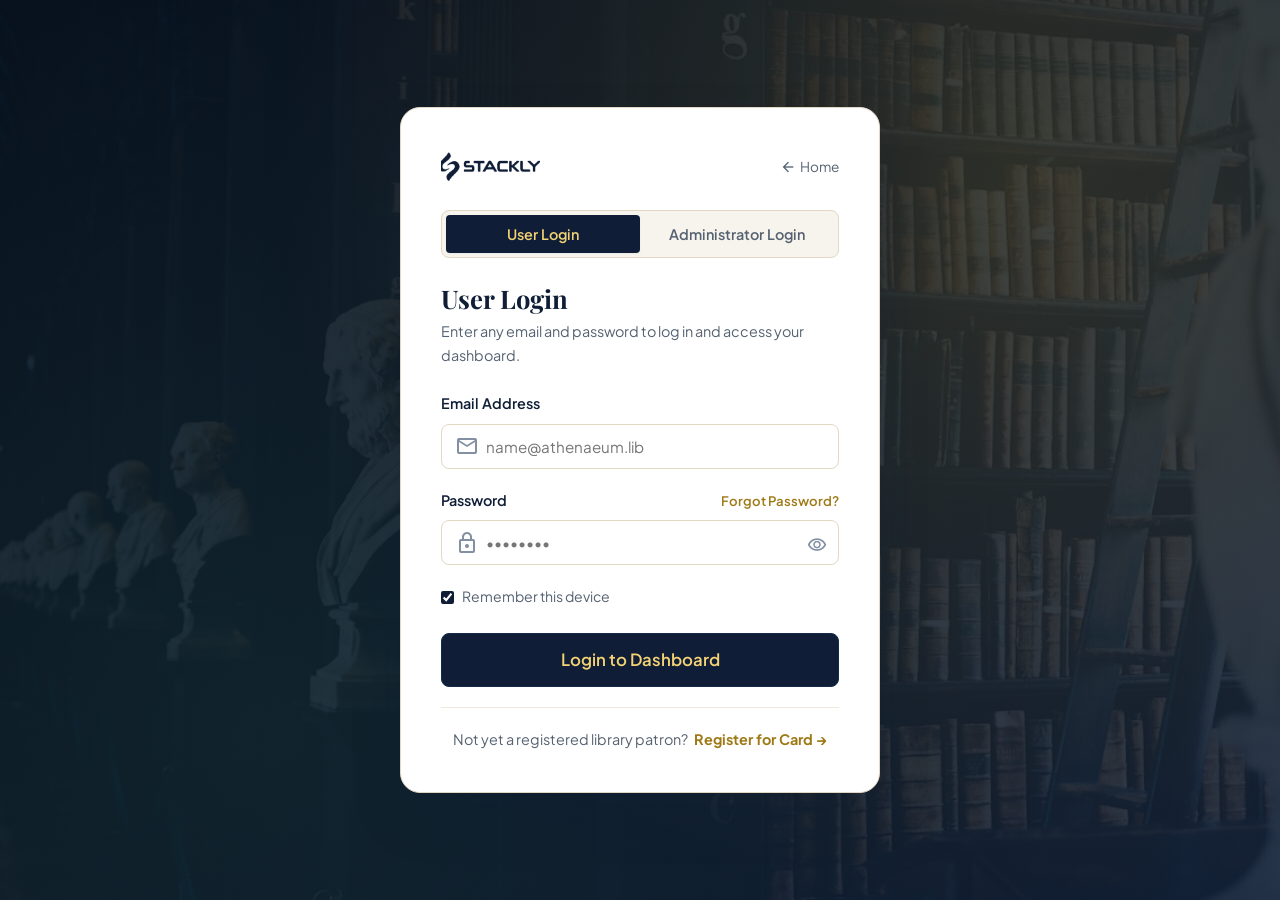
<file: login.html>
<!DOCTYPE html>
<html lang="en">
<head>
  <meta charset="UTF-8">
  <meta name="viewport" content="width=device-width, initial-scale=1.0">
  <title>Login — Athenaeum Central Library</title>
  <meta name="description" content="Sign in to your Athenaeum Central Library user or administrator dashboard.">
  <!-- <link rel="icon" type="image/webp" href="assets/images/logo.webp"> -->
  <link rel="stylesheet" href="assets/css/style.css">
  <style>
    .auth-page-wrapper {
      min-height: 100vh;
      display: flex;
      align-items: center;
      justify-content: center;
      background-color: var(--color-navy-darkest);
      background-image:
        linear-gradient(135deg, rgba(7, 17, 30, 0.92) 0%, rgba(15, 30, 54, 0.88) 100%),
        url('assets/images/bg-hero.webp');
      background-size: cover;
      background-position: center;
      background-repeat: no-repeat;
      padding: 40px 20px;
      position: relative;
    }
    .auth-page-wrapper::before {
      content: '';
      position: absolute;
      inset: 0;
      background-image: radial-gradient(circle at 80% 20%, rgba(197, 155, 39, 0.18) 0%, transparent 60%),
                        radial-gradient(circle at 20% 80%, rgba(45, 106, 79, 0.15) 0%, transparent 60%);
      pointer-events: none;
    }
    .auth-card {
      background: var(--color-white);
      border-radius: var(--radius-xl);
      border: 1px solid var(--color-parchment-300);
      box-shadow: var(--shadow-xl);
      max-width: 480px;
      width: 100%;
      padding: 40px;
      position: relative;
      z-index: 2;
    }
    .auth-role-tabs {
      display: grid;
      grid-template-columns: 1fr 1fr;
      background: var(--color-parchment-100);
      padding: 4px;
      border-radius: var(--radius-md);
      margin-bottom: 24px;
      border: 1px solid var(--color-parchment-300);
    }
    .auth-role-tab {
      padding: 10px;
      text-align: center;
      font-size: 0.9rem;
      font-weight: 600;
      border-radius: var(--radius-sm);
      color: var(--color-text-muted);
      cursor: pointer;
      border: none;
      background: none;
      transition: all var(--transition-fast);
    }
    .auth-role-tab.active {
      background: var(--color-navy-900);
      color: var(--color-gold-300);
      box-shadow: var(--shadow-xs);
    }
    .demo-credentials-box {
      background: var(--color-parchment-100);
      border: 1px dashed var(--color-gold-500);
      border-radius: var(--radius-md);
      padding: 14px;
      margin-bottom: 24px;
      font-size: 0.85rem;
    }
  </style>
</head>
<body>

  <div class="auth-page-wrapper">
    <div class="auth-card">
      
      <!-- Back to Home Link & Logo -->
      <div style="display: flex; justify-content: space-between; align-items: center; margin-bottom: 24px;">
        <a href="index.html" class="logo-brand">
          <img src="./assets/images/stackly-logo-0f1e36.webp" alt="Athenaeum Central Library" style="height: 38px;">
        </a>
        <a href="index.html" style="font-size: 0.85rem; color: var(--color-text-muted); display: flex; align-items: center; gap: 4px;">
          <span class="material-symbols-outlined" style="font-size: 16px;">arrow_back</span>
          Home
        </a>
      </div>

      <!-- Role Selector Tabs -->
      <div class="auth-role-tabs" role="tablist">
        <button type="button" class="auth-role-tab js-role-tab active" data-role="member" role="tab" aria-selected="true">
          User Login
        </button>
        <button type="button" class="auth-role-tab js-role-tab" data-role="admin" role="tab" aria-selected="false">
          Administrator Login
        </button>
      </div>

      <div style="margin-bottom: 24px;">
        <h1 id="loginRoleTitle" style="font-size: 1.6rem; margin-bottom: 6px; color: var(--color-navy-900);">User Login</h1>
        <p style="font-size: 0.9rem; color: var(--color-text-muted);">
          Enter any email and password to log in and access your dashboard.
        </p>
      </div>

      <!-- Quick Demo Account Fillers -->
      <!-- <div class="demo-credentials-box">
        <div style="display: flex; align-items: center; gap: 6px; font-weight: 700; color: var(--color-navy-900); margin-bottom: 8px;">
          <span class="material-symbols-outlined" style="font-size: 18px; color: var(--color-gold-600);">key</span>
          <span>Quick Evaluation Demo Fillers:</span>
        </div>
        <div style="display: flex; gap: 8px;">
          <button type="button" class="btn btn-sm btn-secondary" id="fillMemberDemoBtn" style="font-size: 0.78rem; padding: 6px 10px;">
            Demo Member (Elena)
          </button>
          <button type="button" class="btn btn-sm btn-outline" id="fillAdminDemoBtn" style="font-size: 0.78rem; padding: 6px 10px;">
            Demo Admin (Dr. Julian)
          </button>
        </div>
      </div> -->

      <!-- Login Error Alert -->
      <div id="loginErrorAlert" style="display: none; background: var(--color-danger-bg); color: var(--color-danger); padding: 12px 16px; border-radius: var(--radius-md); font-size: 0.88rem; margin-bottom: 20px; border-left: 3px solid var(--color-danger);">
      </div>

      <!-- Form -->
      <form id="loginForm" novalidate>
        <div class="form-group">
          <label class="form-label" for="loginEmail">Email Address</label>
          <div class="input-icon-wrap">
            <span class="material-symbols-outlined input-icon">mail</span>
            <input type="email" id="loginEmail" class="form-control" placeholder="name@athenaeum.lib" required>
          </div>
        </div>

        <div class="form-group">
          <div style="display: flex; justify-content: space-between; align-items: center; margin-bottom: 8px;">
            <label class="form-label" for="loginPassword" style="margin-bottom: 0;">Password</label>
            <a href="#" id="forgotPasswordLink" style="font-size: 0.82rem; color: var(--color-gold-600); font-weight: 600;">
              Forgot Password?
            </a>
          </div>
          <div class="input-icon-wrap" style="position: relative;">
            <span class="material-symbols-outlined input-icon">lock</span>
            <input type="password" id="loginPassword" class="form-control" placeholder="&bull;&bull;&bull;&bull;&bull;&bull;&bull;&bull;" required style="padding-right: 44px;">
            <button type="button" class="js-toggle-password" data-target="loginPassword" aria-label="Toggle password visibility" style="position: absolute; right: 12px; top: 50%; transform: translateY(-50%); color: var(--color-text-light);">
              <span class="material-symbols-outlined" style="font-size: 20px;">visibility</span>
            </button>
          </div>
        </div>

        <div style="display: flex; align-items: center; justify-content: space-between; margin-bottom: 24px; font-size: 0.88rem;">
          <label style="display: flex; align-items: center; gap: 8px; cursor: pointer; color: var(--color-text-muted);">
            <input type="checkbox" id="rememberMeCheckbox" checked style="accent-color: var(--color-navy-900);">
            <span>Remember this device</span>
          </label>
        </div>

        <button type="submit" class="btn btn-primary btn-lg" style="width: 100%; justify-content: center; margin-bottom: 20px;">
          <span>Login to Dashboard</span>
        </button>
      </form>

      <div style="text-align: center; font-size: 0.9rem; color: var(--color-text-muted); border-top: 1px solid var(--color-parchment-200); padding-top: 20px;">
        Not yet a registered library patron?
        <a href="register.html" style="color: var(--color-gold-600); font-weight: 700; margin-left: 4px;">
          Register for Card &rarr;
        </a>
      </div>

    </div>
  </div>

  <!-- Forgot Password Interactive Modal -->
  <div class="modal-overlay" id="forgotPasswordModal">
    <div class="modal-card">
      <div class="modal-header">
        <h3 class="modal-title">Reset Library Access Key</h3>
        <button type="button" class="modal-close-btn" onclick="window.closeModal('forgotPasswordModal')">
          <span class="material-symbols-outlined">close</span>
        </button>
      </div>
      <form id="forgotPasswordForm">
        <div class="modal-body">
          <p style="font-size: 0.92rem; color: var(--color-text-muted); line-height: 1.6; margin-bottom: 20px;">
            Enter your registered circulation email address. In this demonstration system, we will retrieve your authorized password immediately. In a production environment, a signed reset token is emailed.
          </p>
          <div class="form-group">
            <label class="form-label" for="resetEmailInput">Registered Email Address</label>
            <input type="email" id="resetEmailInput" class="form-control" placeholder="e.g. elena.rostova@athenaeum.lib" required>
          </div>
        </div>
        <div class="modal-footer">
          <button type="button" class="btn btn-secondary" onclick="window.closeModal('forgotPasswordModal')">Cancel</button>
          <button type="submit" class="btn btn-gold">Retrieve Access</button>
        </div>
      </form>
    </div>
  </div>

  <script src="assets/js/db.js"></script>
  <script src="assets/js/app.js"></script>
  <script src="assets/js/auth.js"></script>
</body>
</html>
</file>
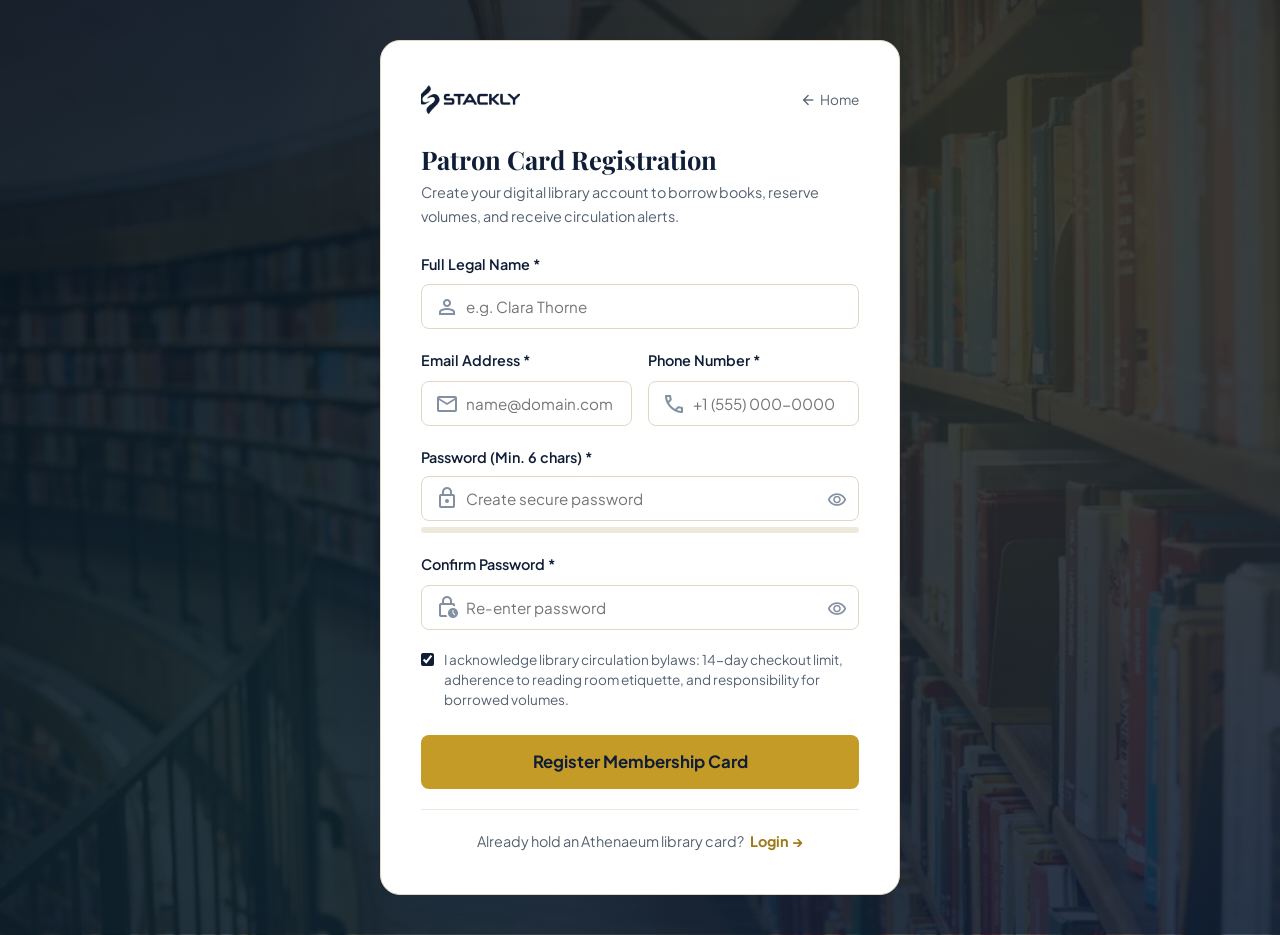
<file: register.html>
<!DOCTYPE html>
<html lang="en">
<head>
  <meta charset="UTF-8">
  <meta name="viewport" content="width=device-width, initial-scale=1.0">
  <title>Library Registration — Athenaeum Central Library</title>
  <meta name="description" content="Register for an Athenaeum Central Library membership card. Enjoy physical book borrowing, online holds, and quiet reading room access.">
  <!-- <link rel="icon" type="image/webp" href="assets/images/logo.webp"> -->
  <link rel="stylesheet" href="assets/css/style.css">
  <style>
    .auth-page-wrapper {
      min-height: 100vh;
      display: flex;
      align-items: center;
      justify-content: center;
      background-color: var(--color-navy-darkest);
      background-image:
        linear-gradient(135deg, rgba(7, 17, 30, 0.92) 0%, rgba(15, 30, 54, 0.88) 100%),
        url('assets/images/bg-books.webp');
      background-size: cover;
      background-position: center;
      background-repeat: no-repeat;
      padding: 40px 20px;
      position: relative;
    }
    .auth-page-wrapper::before {
      content: '';
      position: absolute;
      inset: 0;
      background-image: radial-gradient(circle at 80% 20%, rgba(197, 155, 39, 0.18) 0%, transparent 60%),
                        radial-gradient(circle at 20% 80%, rgba(45, 106, 79, 0.15) 0%, transparent 60%);
      pointer-events: none;
    }
    .auth-card {
      background: var(--color-white);
      border-radius: var(--radius-xl);
      border: 1px solid var(--color-parchment-300);
      box-shadow: var(--shadow-xl);
      max-width: 520px;
      width: 100%;
      padding: 40px;
      position: relative;
      z-index: 2;
    }
    .strength-meter-bar {
      height: 6px;
      width: 0%;
      background: #ccc;
      border-radius: var(--radius-full);
      transition: all var(--transition-fast);
      margin-top: 6px;
    }
  </style>
</head>
<body>

  <div class="auth-page-wrapper">
    <div class="auth-card">
      
      <div style="display: flex; justify-content: space-between; align-items: center; margin-bottom: 24px;">
        <a href="index.html" class="logo-brand">
          <img src="./assets/images/stackly-logo-0f1e36.webp" alt="Athenaeum Central Library" style="height: 38px;">
        </a>
        <a href="index.html" style="font-size: 0.85rem; color: var(--color-text-muted); display: flex; align-items: center; gap: 4px;">
          <span class="material-symbols-outlined" style="font-size: 16px;">arrow_back</span>
          Home
        </a>
      </div>

      <div style="margin-bottom: 24px;">
        <h1 style="font-size: 1.6rem; margin-bottom: 6px; color: var(--color-navy-900);">Patron Card Registration</h1>
        <p style="font-size: 0.9rem; color: var(--color-text-muted);">
          Create your digital library account to borrow books, reserve volumes, and receive circulation alerts.
        </p>
      </div>

      <form id="registerForm" novalidate>
        
        <div class="form-group">
          <label class="form-label" for="regName">Full Legal Name *</label>
          <div class="input-icon-wrap">
            <span class="material-symbols-outlined input-icon">person</span>
            <input type="text" id="regName" class="form-control" placeholder="e.g. Clara Thorne" required>
          </div>
        </div>

        <div style="display: grid; grid-template-columns: 1fr 1fr; gap: 16px;">
          <div class="form-group">
            <label class="form-label" for="regEmail">Email Address *</label>
            <div class="input-icon-wrap">
              <span class="material-symbols-outlined input-icon">mail</span>
              <input type="email" id="regEmail" class="form-control" placeholder="name@domain.com" required>
            </div>
          </div>

          <div class="form-group">
            <label class="form-label" for="regPhone">Phone Number *</label>
            <div class="input-icon-wrap">
              <span class="material-symbols-outlined input-icon">call</span>
              <input type="tel" id="regPhone" class="form-control" placeholder="+1 (555) 000-0000" required>
            </div>
          </div>
        </div>

        <div class="form-group">
          <div style="display: flex; justify-content: space-between; align-items: center; margin-bottom: 6px;">
            <label class="form-label" for="regPassword" style="margin-bottom: 0;">Password (Min. 6 chars) *</label>
            <span id="passwordStrengthLabel" style="font-size: 0.78rem; font-weight: 700;"></span>
          </div>
          <div class="input-icon-wrap" style="position: relative;">
            <span class="material-symbols-outlined input-icon">lock</span>
            <input type="password" id="regPassword" class="form-control" placeholder="Create secure password" required style="padding-right: 44px;">
            <button type="button" class="js-toggle-password" data-target="regPassword" aria-label="Toggle password visibility" style="position: absolute; right: 12px; top: 50%; transform: translateY(-50%); color: var(--color-text-light);">
              <span class="material-symbols-outlined" style="font-size: 20px;">visibility</span>
            </button>
          </div>
          <div style="background: var(--color-parchment-200); height: 6px; border-radius: var(--radius-full); overflow: hidden; margin-top: 6px;">
            <div id="passwordStrengthMeter" class="strength-meter-bar"></div>
          </div>
        </div>

        <div class="form-group">
          <label class="form-label" for="regConfirmPassword">Confirm Password *</label>
          <div class="input-icon-wrap" style="position: relative;">
            <span class="material-symbols-outlined input-icon">lock_clock</span>
            <input type="password" id="regConfirmPassword" class="form-control" placeholder="Re-enter password" required style="padding-right: 44px;">
            <button type="button" class="js-toggle-password" data-target="regConfirmPassword" aria-label="Toggle confirm password visibility" style="position: absolute; right: 12px; top: 50%; transform: translateY(-50%); color: var(--color-text-light);">
              <span class="material-symbols-outlined" style="font-size: 20px;">visibility</span>
            </button>
          </div>
        </div>

        <div class="form-group" style="margin-bottom: 24px;">
          <label style="display: flex; align-items: flex-start; gap: 10px; cursor: pointer; font-size: 0.85rem; color: var(--color-text-muted); line-height: 1.5;">
            <input type="checkbox" id="termsAcceptCheckbox" checked style="accent-color: var(--color-navy-900); margin-top: 3px;">
            <span>I acknowledge library circulation bylaws: 14-day checkout limit, adherence to reading room etiquette, and responsibility for borrowed volumes.</span>
          </label>
        </div>

        <button type="submit" class="btn btn-gold btn-lg" style="width: 100%; justify-content: center; margin-bottom: 20px;">
          <span>Register Membership Card</span>
        </button>

      </form>

      <div style="text-align: center; font-size: 0.9rem; color: var(--color-text-muted); border-top: 1px solid var(--color-parchment-200); padding-top: 20px;">
        Already hold an Athenaeum library card?
        <a href="login.html" style="color: var(--color-gold-600); font-weight: 700; margin-left: 4px;">
          Login &rarr;
        </a>
      </div>

    </div>
  </div>

  <script src="assets/js/db.js"></script>
  <script src="assets/js/app.js"></script>
  <script src="assets/js/auth.js"></script>
</body>
</html>
</file>
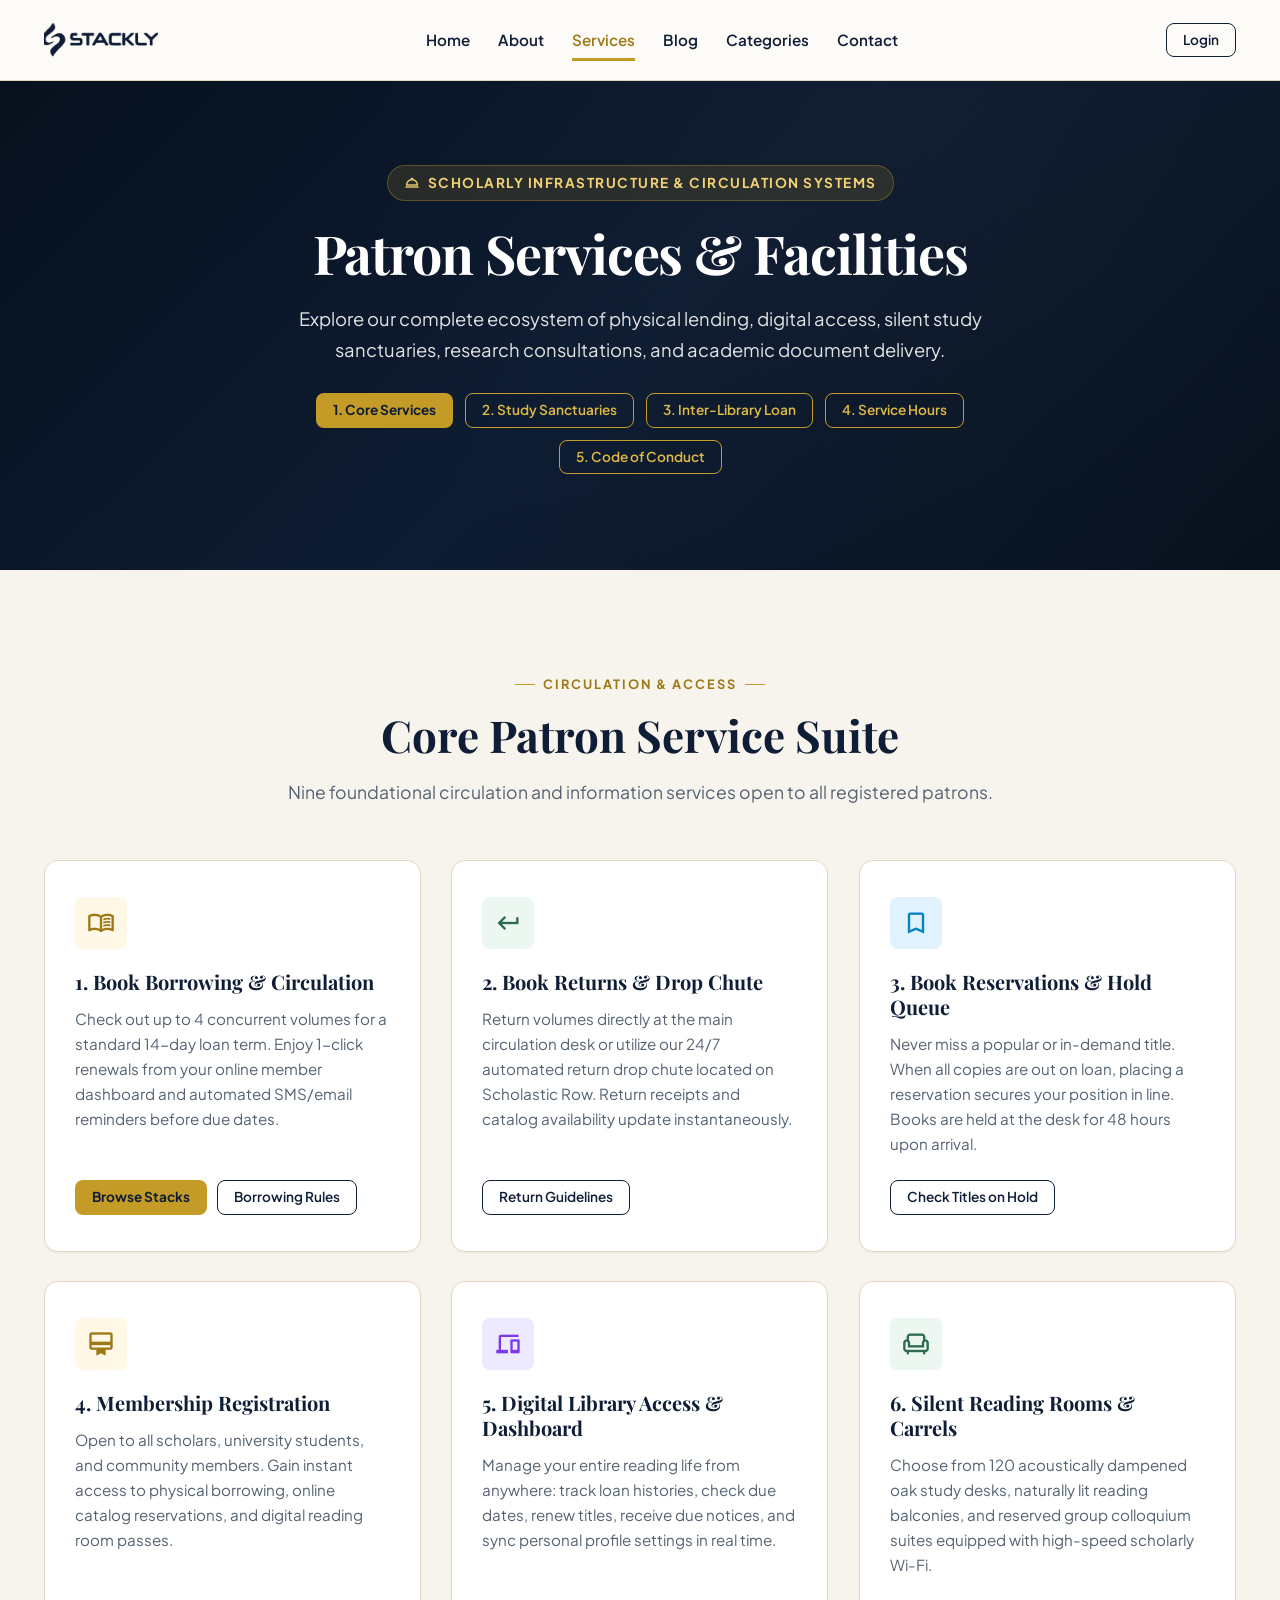
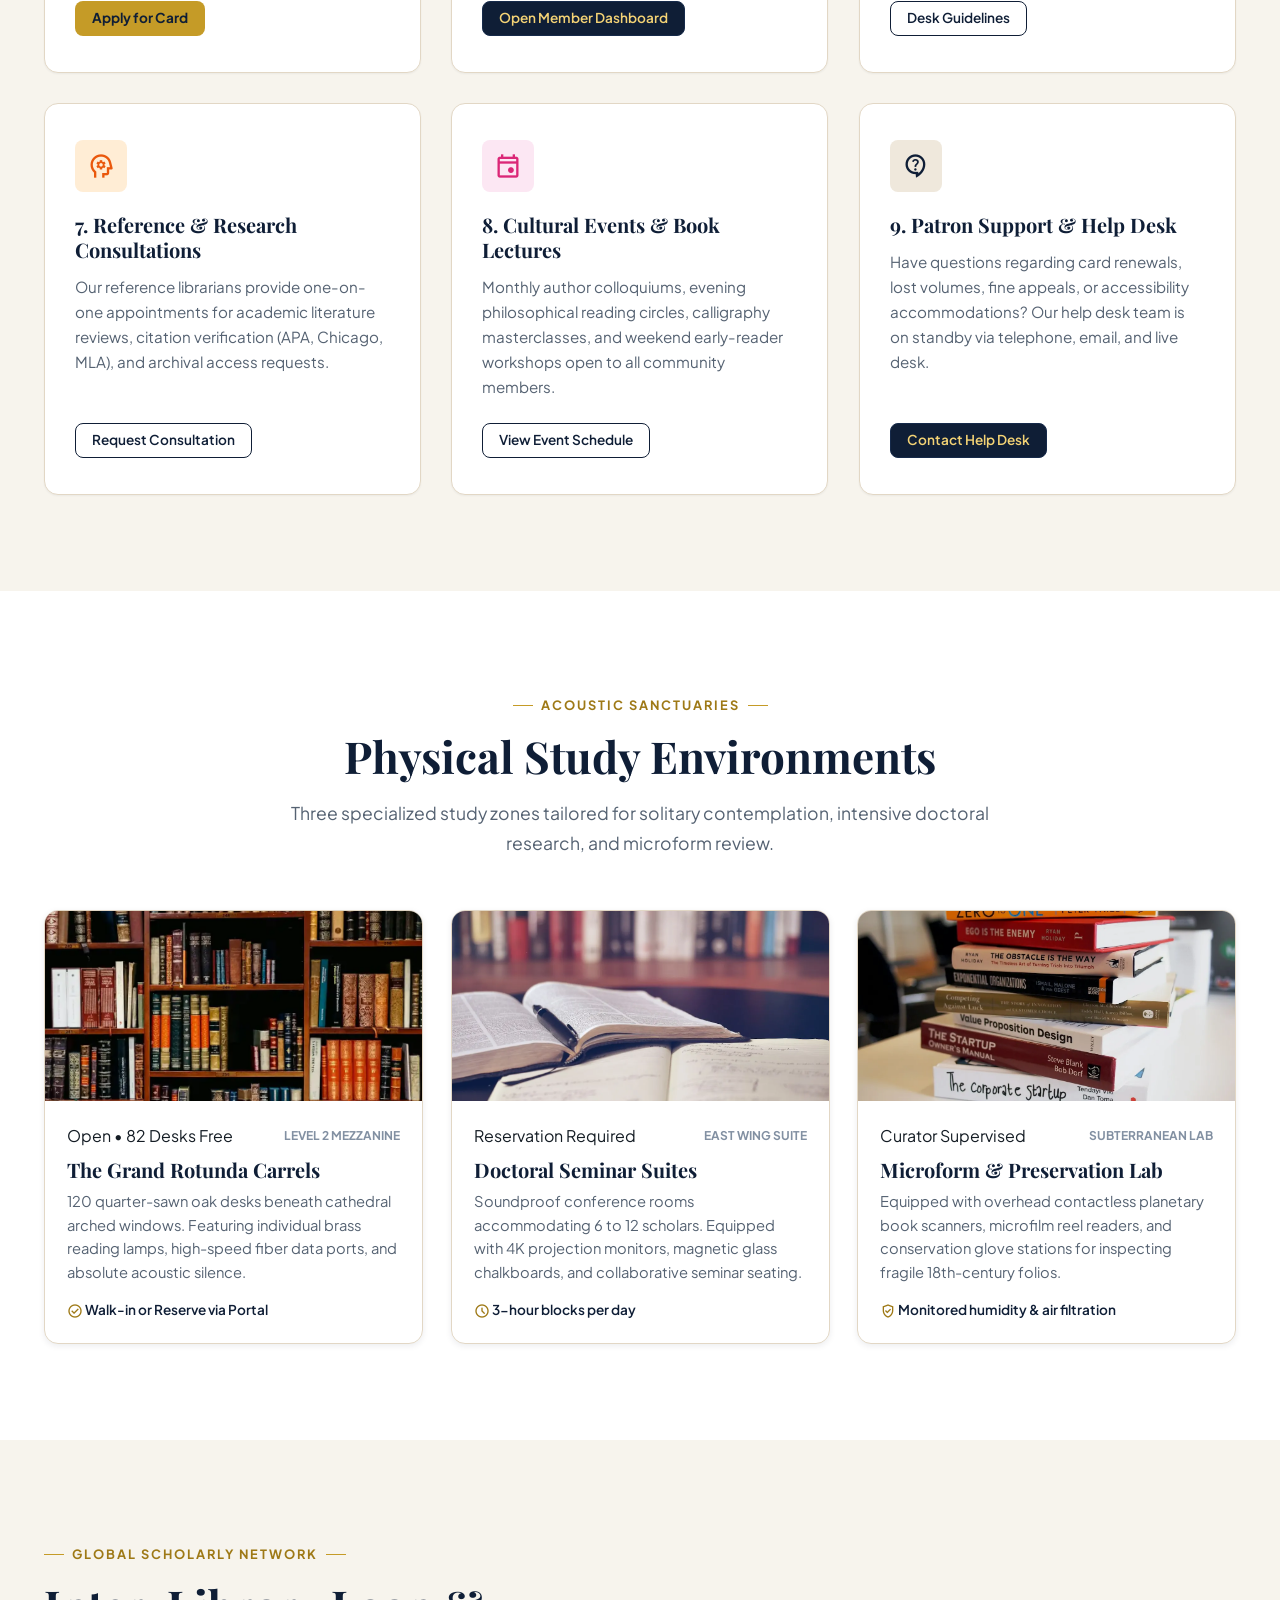
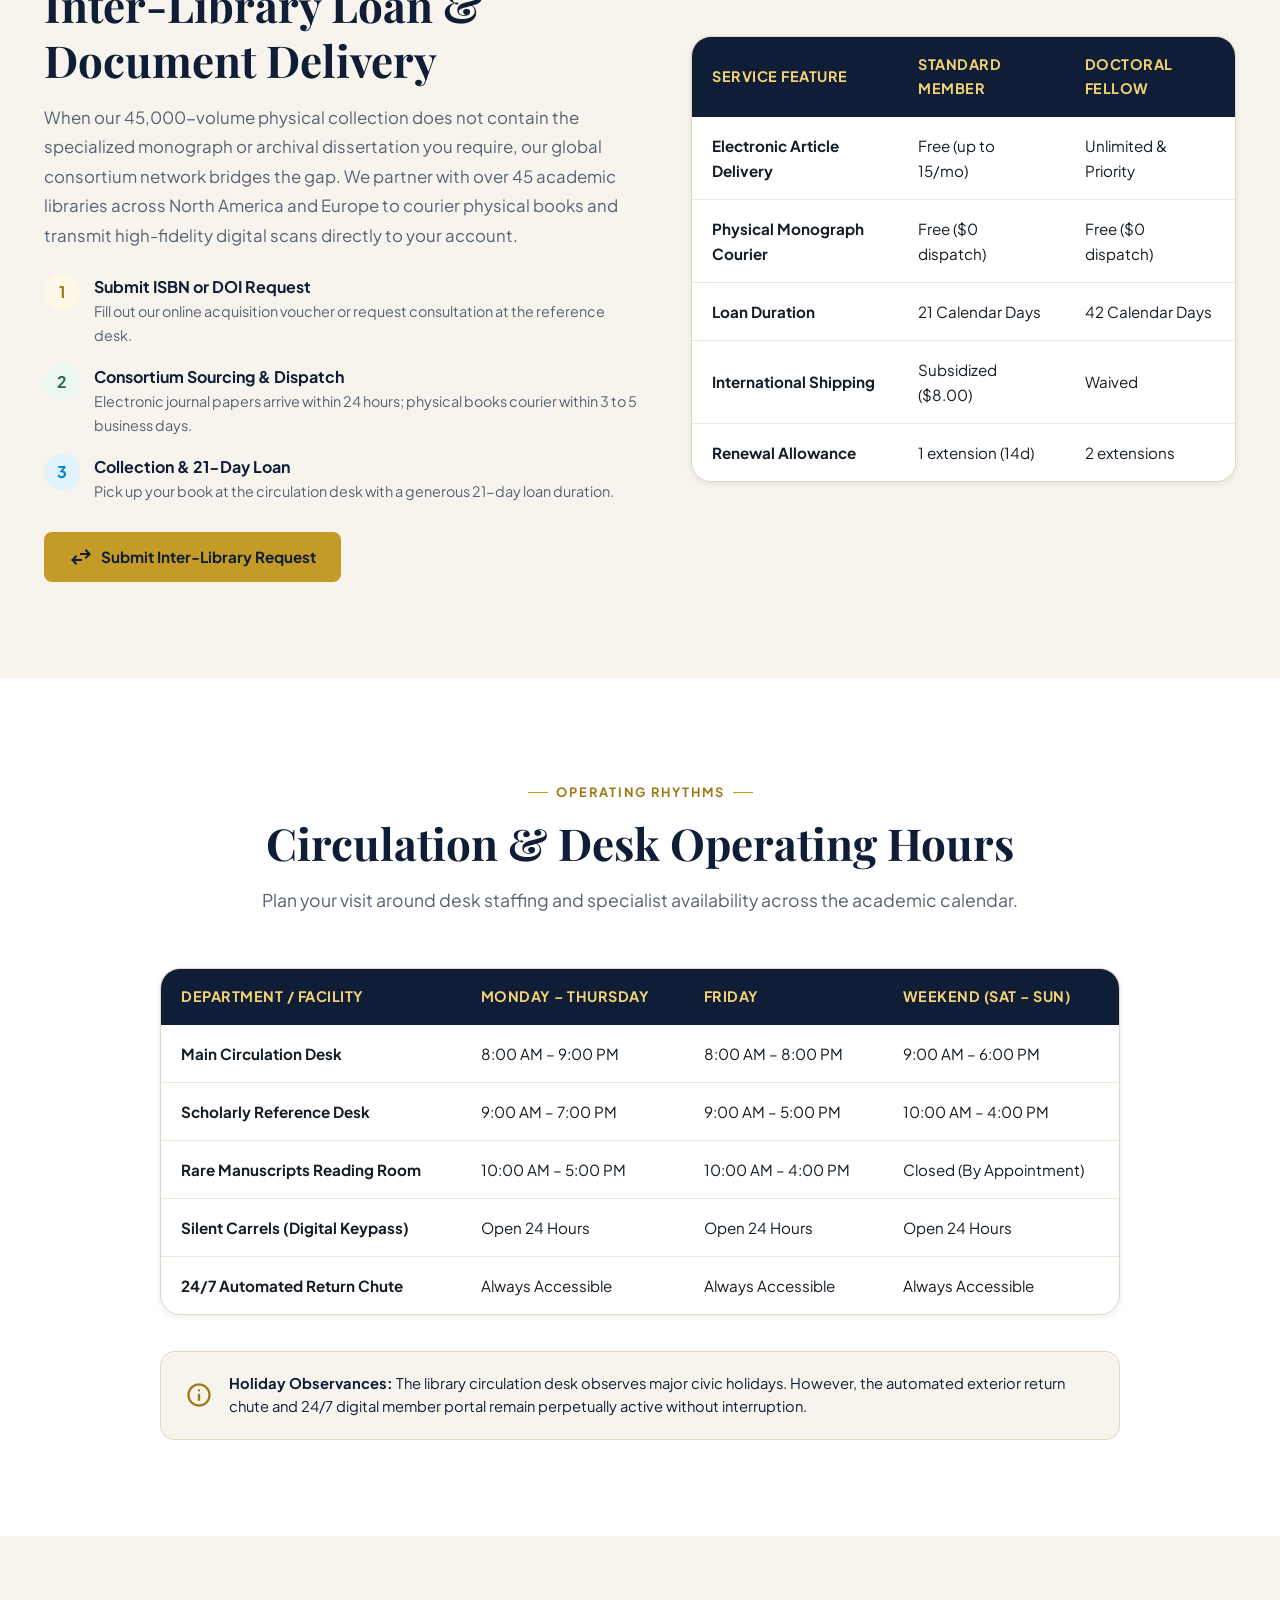
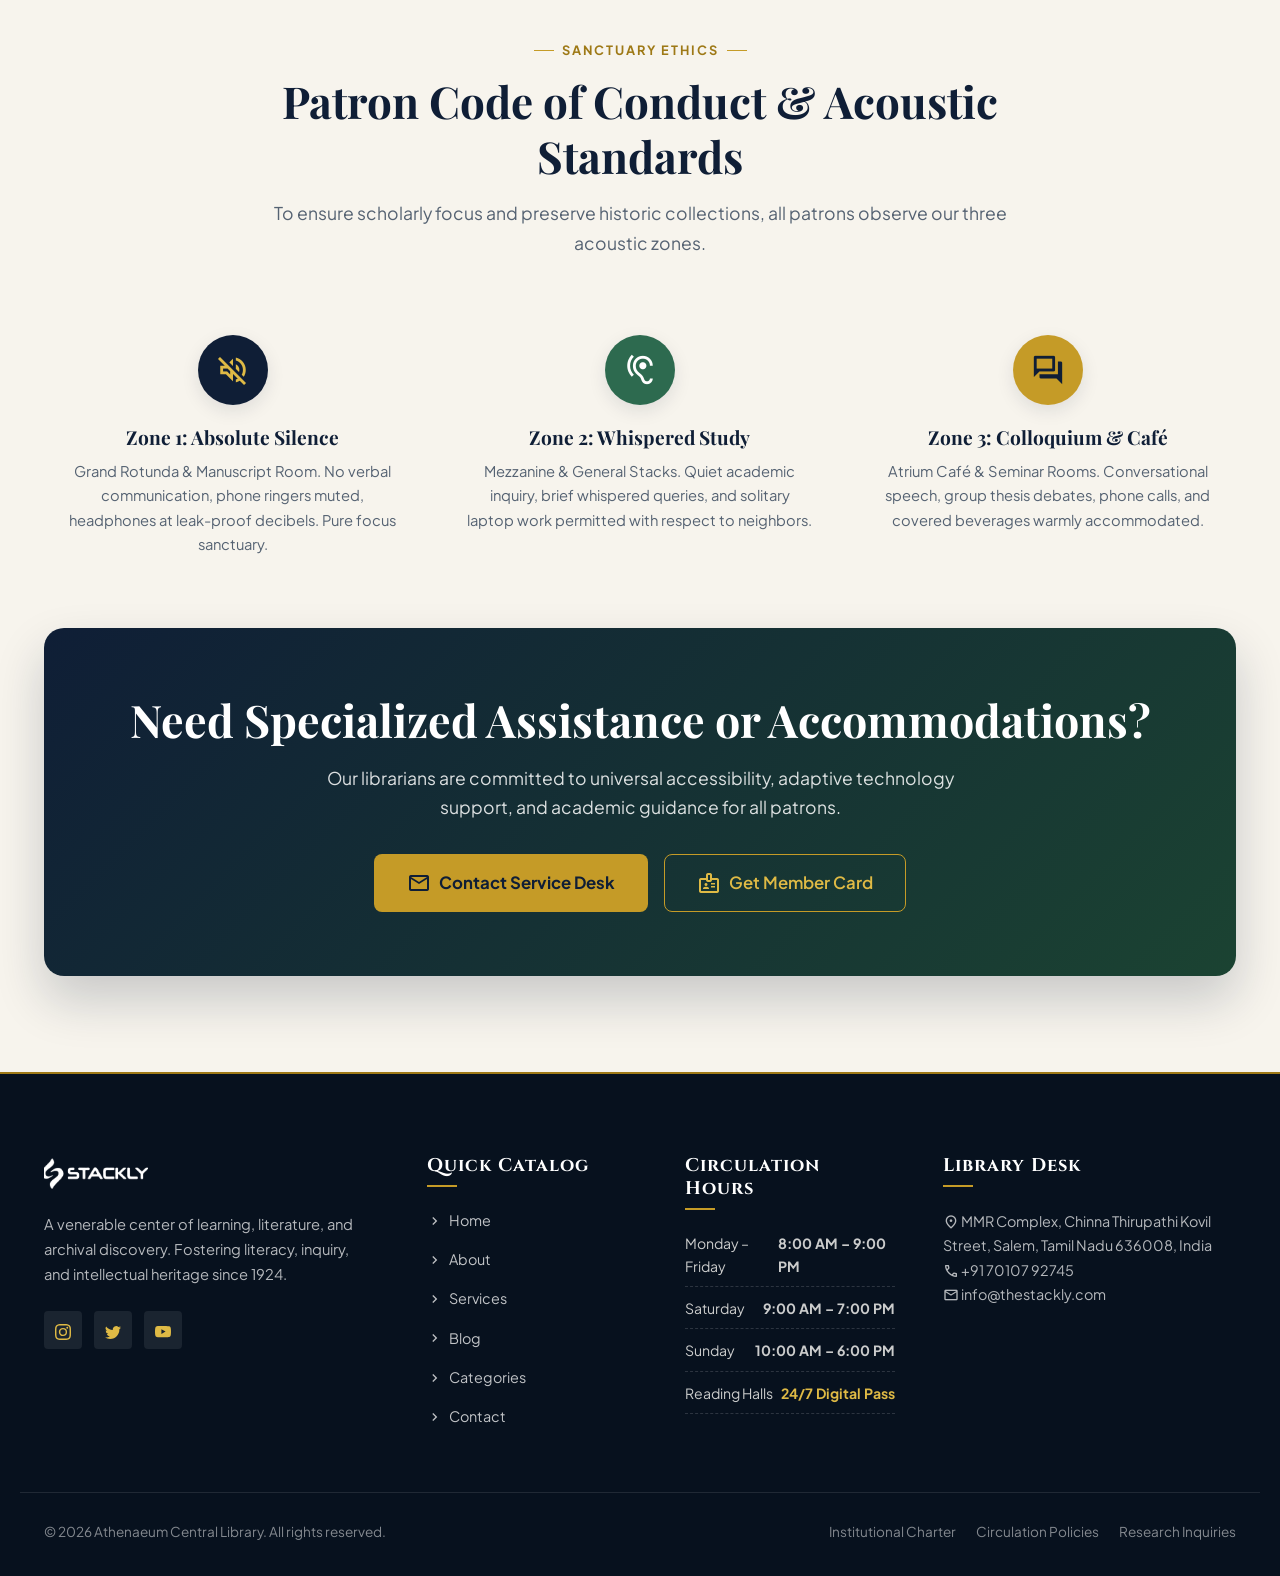
<file: services.html>
<!DOCTYPE html>
<html lang="en">
<head>
  <meta charset="UTF-8">
  <meta name="viewport" content="width=device-width, initial-scale=1.0">
  <title>Library Services & Facilities — Athenaeum Central Library</title>
  <meta name="description" content="Discover our 9 comprehensive patron services: Book borrowing, returns, digital reservations, study rooms, research assistance, and community events.">
  <!-- <link rel="icon" type="image/webp" href="assets/images/logo.webp"> -->
  <link rel="stylesheet" href="assets/css/style.css">
</head>
<body>

  <!-- Accessible Skip Link -->
  <a href="#main-content" class="skip-link">Skip to main content</a>

  <!-- Header -->
 <header class="site-header" id="siteHeader">
    <div class="container header-inner">
      <a href="index.html" class="logo-brand" aria-label="Athenaeum Central Library Home">
        <img src="./assets/images/stackly-logo-0f1e36.webp" alt="Athenaeum Central Library Emblem" class="logo-svg">
      </a>

      <!-- Desktop Navigation -->
      <nav class="nav-desktop" aria-label="Main Navigation">
        <a href="index.html" class="nav-link">Home</a>
          <a href="about.html" class="nav-link">About</a>
           <a href="services.html" class="nav-link active">Services</a>
        <a href="books.html" class="nav-link">Blog</a>
        <a href="categories.html" class="nav-link">Categories</a>
        <a href="contact.html" class="nav-link">Contact</a>
      </nav>

      <!-- Header Actions (Syncs with Auth state) -->
      <div class="header-actions">
        <div id="navAuthContainer" style="display: flex; align-items: center; gap: 10px;">
          <!-- Dynamically populated by app.js: Login/Join or Dashboard Button -->
          <a href="login.html" class="btn btn-sm btn-outline">Login</a>
          <!-- <a href="register.html" class="btn btn-sm btn-gold">Join Library</a> -->
        </div>
        <button type="button" class="btn-mobile-toggle" id="mobileMenuToggle" aria-label="Open mobile navigation menu">
          <span class="material-symbols-outlined" style="font-size: 28px;">menu</span>
        </button>
      </div>
    </div>
  </header>

  <!-- Mobile Drawer Menu -->
  <div class="mobile-nav-backdrop" id="mobileNavBackdrop"></div>
  <aside class="mobile-nav-drawer" id="mobileNavDrawer" aria-hidden="true">
    <div class="mobile-drawer-header">
      <img src="assets/images/stackly-logo-0f1e36.webp" alt="Athenaeum Library" style="height: 32px; filter: brightness(0) invert(1);">
      <button type="button" id="mobileDrawerClose" style="color: #fff;" aria-label="Close mobile menu">
        <span class="material-symbols-outlined">close</span>
      </button>
    </div>
    <ul class="mobile-nav-links">
      <li><a href="index.html"><span class="material-symbols-outlined">home</span> Home</a></li>
      <li><a href="about.html"><span class="material-symbols-outlined">info</span> About</a></li>
            <li><a href="services.html" class="active"><span class="material-symbols-outlined">room_service</span>Services</a></li>
      <li><a href="books.html"><span class="material-symbols-outlined">menu_book</span> Blog</a></li>
      <li><a href="categories.html"><span class="material-symbols-outlined">category</span> Categories</a></li>
      <li><a href="contact.html"><span class="material-symbols-outlined">mail</span> Contact</a></li>
    </ul>
    <div id="mobileAuthContainer"></div>
  </aside>

  <main id="main-content">

    <!-- 1. SERVICES HERO WITH REALISTIC BACKGROUND -->
    <section class="page-hero page-hero-services">
      <div class="container text-center" style="text-align: center; max-width: 860px; margin: 0 auto;">
        <div class="hero-tag" style="margin-bottom: 18px; display: inline-flex;">
          <span class="material-symbols-outlined" style="font-size: 16px;">room_service</span>
          Scholarly Infrastructure & Circulation Systems
        </div>
        <h1 style="color: var(--color-white); font-size: clamp(2.3rem, 4.2vw, 3.4rem); margin-bottom: 16px; font-weight: 700; letter-spacing: -0.02em;">
          Patron Services & Facilities
        </h1>
        <p style="color: rgba(255,255,255,0.88); font-size: 1.15rem; line-height: 1.7; max-width: 720px; margin: 0 auto 28px;">
          Explore our complete ecosystem of physical lending, digital access, silent study sanctuaries, research consultations, and academic document delivery.
        </p>
        <div style="display: flex; gap: 12px; justify-content: center; flex-wrap: wrap;">
          <a href="#borrowing" class="btn btn-gold btn-sm">1. Core Services</a>
          <a href="#study-spaces" class="btn btn-outline-gold btn-sm">2. Study Sanctuaries</a>
          <a href="#inter-library-loan" class="btn btn-outline-gold btn-sm">3. Inter-Library Loan</a>
          <a href="#desk-hours" class="btn btn-outline-gold btn-sm">4. Service Hours</a>
          <a href="#patron-ethics" class="btn btn-outline-gold btn-sm">5. Code of Conduct</a>
        </div>
      </div>
    </section>

    <!-- 2. NINE CORE CIRCULATION & PATRON SERVICES GRID -->
    <section class="section-py section-bg-parchment" id="core-services">
      <div class="container">
        <div class="section-header">
          <div class="section-tag">Circulation & Access</div>
          <h2 class="section-title">Core Patron Service Suite</h2>
          <p class="section-subtitle">Nine foundational circulation and information services open to all registered patrons.</p>
        </div>

        <div class="services-grid">

          <!-- 1. Book Borrowing -->
          <div class="service-card" id="borrowing">
            <div class="service-icon-wrap" style="background: var(--color-gold-light); color: var(--color-gold-600);">
              <span class="material-symbols-outlined">menu_book</span>
            </div>
            <h3 class="service-title">1. Book Borrowing & Circulation</h3>
            <p class="service-desc">
              Check out up to 4 concurrent volumes for a standard 14-day loan term. Enjoy 1-click renewals from your online member dashboard and automated SMS/email reminders before due dates.
            </p>
            <div style="margin-top: auto; display: flex; gap: 10px; flex-wrap: wrap;">
              <a href="books.html" class="btn btn-sm btn-gold">Browse Stacks</a>
              <button type="button" class="btn btn-sm btn-outline" onclick="openPolicyModal('borrowing')">Borrowing Rules</button>
            </div>
          </div>

          <!-- 2. Book Returns -->
          <div class="service-card" id="returns">
            <div class="service-icon-wrap" style="background: var(--color-green-50); color: var(--color-green-700);">
              <span class="material-symbols-outlined">keyboard_return</span>
            </div>
            <h3 class="service-title">2. Book Returns & Drop Chute</h3>
            <p class="service-desc">
              Return volumes directly at the main circulation desk or utilize our 24/7 automated return drop chute located on Scholastic Row. Return receipts and catalog availability update instantaneously.
            </p>
            <div style="margin-top: auto;">
              <button type="button" class="btn btn-sm btn-outline" onclick="openPolicyModal('returns')">Return Guidelines</button>
            </div>
          </div>

          <!-- 3. Book Reservations -->
          <div class="service-card" id="reservations">
            <div class="service-icon-wrap" style="background: #e0f2fe; color: #0284c7;">
              <span class="material-symbols-outlined">bookmark</span>
            </div>
            <h3 class="service-title">3. Book Reservations & Hold Queue</h3>
            <p class="service-desc">
              Never miss a popular or in-demand title. When all copies are out on loan, placing a reservation secures your position in line. Books are held at the desk for 48 hours upon arrival.
            </p>
            <div style="margin-top: auto;">
              <a href="books.html?availability=unavailable" class="btn btn-sm btn-outline">Check Titles on Hold</a>
            </div>
          </div>

          <!-- 4. Membership Registration -->
          <div class="service-card" id="membership">
            <div class="service-icon-wrap" style="background: var(--color-gold-light); color: var(--color-gold-600);">
              <span class="material-symbols-outlined">card_membership</span>
            </div>
            <h3 class="service-title">4. Membership Registration</h3>
            <p class="service-desc">
              Open to all scholars, university students, and community members. Gain instant access to physical borrowing, online catalog reservations, and digital reading room passes.
            </p>
            <div style="margin-top: auto;">
              <a href="register.html" class="btn btn-sm btn-gold">Apply for Card</a>
            </div>
          </div>

          <!-- 5. Digital Library Access -->
          <div class="service-card" id="digital-access">
            <div class="service-icon-wrap" style="background: #ede9fe; color: #7c3aed;">
              <span class="material-symbols-outlined">devices</span>
            </div>
            <h3 class="service-title">5. Digital Library Access & Dashboard</h3>
            <p class="service-desc">
              Manage your entire reading life from anywhere: track loan histories, check due dates, renew titles, receive due notices, and sync personal profile settings in real time.
            </p>
            <div style="margin-top: auto;">
              <a href="user-dashboard.html" class="btn btn-sm btn-primary">Open Member Dashboard</a>
            </div>
          </div>

          <!-- 6. Reading Rooms & Study Spaces -->
          <div class="service-card" id="reading-rooms">
            <div class="service-icon-wrap" style="background: var(--color-green-50); color: var(--color-green-700);">
              <span class="material-symbols-outlined">chair</span>
            </div>
            <h3 class="service-title">6. Silent Reading Rooms & Carrels</h3>
            <p class="service-desc">
              Choose from 120 acoustically dampened oak study desks, naturally lit reading balconies, and reserved group colloquium suites equipped with high-speed scholarly Wi-Fi.
            </p>
            <div style="margin-top: auto;">
              <button type="button" class="btn btn-sm btn-outline" onclick="openPolicyModal('rooms')">Desk Guidelines</button>
            </div>
          </div>

          <!-- 7. Research Assistance -->
          <div class="service-card" id="research-assistance">
            <div class="service-icon-wrap" style="background: #ffedd5; color: #ea580c;">
              <span class="material-symbols-outlined">psychology</span>
            </div>
            <h3 class="service-title">7. Reference & Research Consultations</h3>
            <p class="service-desc">
              Our reference librarians provide one-on-one appointments for academic literature reviews, citation verification (APA, Chicago, MLA), and archival access requests.
            </p>
            <div style="margin-top: auto;">
              <a href="contact.html?subject=Research+Inquiry" class="btn btn-sm btn-outline">Request Consultation</a>
            </div>
          </div>

          <!-- 8. Library Events and Programs -->
          <div class="service-card" id="events">
            <div class="service-icon-wrap" style="background: #fce7f3; color: #db2777;">
              <span class="material-symbols-outlined">event</span>
            </div>
            <h3 class="service-title">8. Cultural Events & Book Lectures</h3>
            <p class="service-desc">
              Monthly author colloquiums, evening philosophical reading circles, calligraphy masterclasses, and weekend early-reader workshops open to all community members.
            </p>
            <div style="margin-top: auto;">
              <button type="button" class="btn btn-sm btn-outline" onclick="openPolicyModal('events')">View Event Schedule</button>
            </div>
          </div>

          <!-- 9. Help and Customer Support -->
          <div class="service-card" id="support">
            <div class="service-icon-wrap" style="background: var(--color-parchment-200); color: var(--color-navy-900);">
              <span class="material-symbols-outlined">contact_support</span>
            </div>
            <h3 class="service-title">9. Patron Support & Help Desk</h3>
            <p class="service-desc">
              Have questions regarding card renewals, lost volumes, fine appeals, or accessibility accommodations? Our help desk team is on standby via telephone, email, and live desk.
            </p>
            <div style="margin-top: auto;">
              <a href="contact.html" class="btn btn-sm btn-primary">Contact Help Desk</a>
            </div>
          </div>

        </div>
      </div>
    </section>

    <!-- 3. DEDICATED STUDY SANCTUARIES & CARREL SPACES -->
    <section class="section-py section-bg-white" id="study-spaces">
      <div class="container">
        <div class="section-header">
          <div class="section-tag">Acoustic Sanctuaries</div>
          <h2 class="section-title">Physical Study Environments</h2>
          <p class="section-subtitle">Three specialized study zones tailored for solitary contemplation, intensive doctoral research, and microform review.</p>
        </div>

        <div class="sanctuary-grid">
          <div class="sanctuary-card">
            <img src="assets/images/bg-services.webp" alt="Grand Rotunda Balcony Desks" class="sanctuary-img" loading="lazy">
            <div class="sanctuary-content">
              <div style="display:flex; justify-content:space-between; align-items:center; margin-bottom:8px;">
                <span class="badge badge-success">Open &bull; 82 Desks Free</span>
                <span style="font-size:0.75rem; color:var(--color-text-light); font-weight:700;">LEVEL 2 MEZZANINE</span>
              </div>
              <h3 style="font-size: 1.25rem; margin-bottom: 8px;">The Grand Rotunda Carrels</h3>
              <p style="font-size: 0.92rem; color: var(--color-text-muted); line-height: 1.6; margin-bottom: 14px;">
                120 quarter-sawn oak desks beneath cathedral arched windows. Featuring individual brass reading lamps, high-speed fiber data ports, and absolute acoustic silence.
              </p>
              <div style="font-size:0.85rem; color:var(--color-navy-900); font-weight:600;">
                <span class="material-symbols-outlined" style="font-size:16px; vertical-align:middle; color:var(--color-gold-600);">check_circle</span> Walk-in or Reserve via Portal
              </div>
            </div>
          </div>

          <div class="sanctuary-card">
            <img src="assets/images/img-doctoral-chambers.webp" alt="Doctoral Colloquium Chambers" class="sanctuary-img" loading="lazy">
            <div class="sanctuary-content">
              <div style="display:flex; justify-content:space-between; align-items:center; margin-bottom:8px;">
                <span class="badge badge-warning">Reservation Required</span>
                <span style="font-size:0.75rem; color:var(--color-text-light); font-weight:700;">EAST WING SUITE</span>
              </div>
              <h3 style="font-size: 1.25rem; margin-bottom: 8px;">Doctoral Seminar Suites</h3>
              <p style="font-size: 0.92rem; color: var(--color-text-muted); line-height: 1.6; margin-bottom: 14px;">
                Soundproof conference rooms accommodating 6 to 12 scholars. Equipped with 4K projection monitors, magnetic glass chalkboards, and collaborative seminar seating.
              </p>
              <div style="font-size:0.85rem; color:var(--color-navy-900); font-weight:600;">
                <span class="material-symbols-outlined" style="font-size:16px; vertical-align:middle; color:var(--color-gold-600);">schedule</span> 3-hour blocks per day
              </div>
            </div>
          </div>

          <div class="sanctuary-card">
            <img src="assets/images/img-microform-archive.webp" alt="Microform Preservation Archive Suite" class="sanctuary-img" loading="lazy">
            <div class="sanctuary-content">
              <div style="display:flex; justify-content:space-between; align-items:center; margin-bottom:8px;">
                <span class="badge badge-primary">Curator Supervised</span>
                <span style="font-size:0.75rem; color:var(--color-text-light); font-weight:700;">SUBTERRANEAN LAB</span>
              </div>
              <h3 style="font-size: 1.25rem; margin-bottom: 8px;">Microform & Preservation Lab</h3>
              <p style="font-size: 0.92rem; color: var(--color-text-muted); line-height: 1.6; margin-bottom: 14px;">
                Equipped with overhead contactless planetary book scanners, microfilm reel readers, and conservation glove stations for inspecting fragile 18th-century folios.
              </p>
              <div style="font-size:0.85rem; color:var(--color-navy-900); font-weight:600;">
                <span class="material-symbols-outlined" style="font-size:16px; vertical-align:middle; color:var(--color-gold-600);">verified_user</span> Monitored humidity & air filtration
              </div>
            </div>
          </div>
        </div>
      </div>
    </section>

    <!-- 4. INTER-LIBRARY LOAN (ILL) & DOCUMENT REPRODUCTION -->
    <section class="section-py section-bg-parchment" id="inter-library-loan">
      <div class="container">
        <div class="small-screen-issue" style="display: grid; grid-template-columns: 1.1fr 1fr; gap: 48px; align-items: center;">
          <div>
            <div class="section-tag">Global Scholarly Network</div>
            <h2 class="section-title" style="text-align:left; margin-bottom:16px;">Inter-Library Loan & Document Delivery</h2>
            <p style="color:var(--color-text-muted); font-size:1.05rem; line-height:1.75; margin-bottom:24px;">
              When our 45,000-volume physical collection does not contain the specialized monograph or archival dissertation you require, our global consortium network bridges the gap. We partner with over 45 academic libraries across North America and Europe to courier physical books and transmit high-fidelity digital scans directly to your account.
            </p>
            
            <div style="display:flex; flex-direction:column; gap:16px; margin-bottom:28px;">
              <div style="display:flex; gap:14px; align-items:flex-start;">
                <div style="width:36px; height:36px; border-radius:50%; background:var(--color-gold-light); color:var(--color-gold-600); display:flex; align-items:center; justify-content:center; font-weight:700; flex-shrink:0;">1</div>
                <div>
                  <strong style="color:var(--color-navy-900); display:block; font-size:1rem;">Submit ISBN or DOI Request</strong>
                  <div style="color:var(--color-text-muted); font-size:0.9rem;">Fill out our online acquisition voucher or request consultation at the reference desk.</div>
                </div>
              </div>

              <div style="display:flex; gap:14px; align-items:flex-start;">
                <div style="width:36px; height:36px; border-radius:50%; background:var(--color-green-50); color:var(--color-green-700); display:flex; align-items:center; justify-content:center; font-weight:700; flex-shrink:0;">2</div>
                <div>
                  <strong style="color:var(--color-navy-900); display:block; font-size:1rem;">Consortium Sourcing & Dispatch</strong>
                  <div style="color:var(--color-text-muted); font-size:0.9rem;">Electronic journal papers arrive within 24 hours; physical books courier within 3 to 5 business days.</div>
                </div>
              </div>

              <div style="display:flex; gap:14px; align-items:flex-start;">
                <div style="width:36px; height:36px; border-radius:50%; background:#e0f2fe; color:#0284c7; display:flex; align-items:center; justify-content:center; font-weight:700; flex-shrink:0;">3</div>
                <div>
                  <strong style="color:var(--color-navy-900); display:block; font-size:1rem;">Collection & 21-Day Loan</strong>
                  <div style="color:var(--color-text-muted); font-size:0.9rem;">Pick up your book at the circulation desk with a generous 21-day loan duration.</div>
                </div>
              </div>
            </div>

            <a href="404.html" class="btn btn-gold">
              <span class="material-symbols-outlined">swap_horiz</span>
              <span>Submit Inter-Library Request</span>
            </a>
          </div>

          <div>
            <div class="policy-table-wrap not-displaying">
              <table class="policy-table">
                <thead>
                  <tr>
                    <th>Service Feature</th>
                    <th>Standard Member</th>
                    <th>Doctoral Fellow</th>
                  </tr>
                </thead>
                <tbody>
                  <tr>
                    <td><strong>Electronic Article Delivery</strong></td>
                    <td>Free (up to 15/mo)</td>
                    <td>Unlimited & Priority</td>
                  </tr>
                  <tr>
                    <td><strong>Physical Monograph Courier</strong></td>
                    <td>Free ($0 dispatch)</td>
                    <td>Free ($0 dispatch)</td>
                  </tr>
                  <tr>
                    <td><strong>Loan Duration</strong></td>
                    <td>21 Calendar Days</td>
                    <td>42 Calendar Days</td>
                  </tr>
                  <tr>
                    <td><strong>International Shipping</strong></td>
                    <td>Subsidized ($8.00)</td>
                    <td>Waived</td>
                  </tr>
                  <tr>
                    <td><strong>Renewal Allowance</strong></td>
                    <td>1 extension (14d)</td>
                    <td>2 extensions</td>
                  </tr>
                </tbody>
              </table>
            </div>
          </div>
        </div>
      </div>
    </section>

    <!-- 5. CIRCULATION SCHEDULE & SERVICE DESK OPERATIONAL HOURS -->
    <section class="section-py section-bg-white" id="desk-hours">
      <div class="container">
        <div class="section-header">
          <div class="section-tag">Operating Rhythms</div>
          <h2 class="section-title">Circulation & Desk Operating Hours</h2>
          <p class="section-subtitle">Plan your visit around desk staffing and specialist availability across the academic calendar.</p>
        </div>

        <div class="policy-table-wrap" style="max-width:960px; margin: 0 auto 36px;">
          <table class="policy-table">
            <thead>
              <tr>
                <th>Department / Facility</th>
                <th>Monday &ndash; Thursday</th>
                <th>Friday</th>
                <th>Weekend (Sat &ndash; Sun)</th>
              </tr>
            </thead>
            <tbody>
              <tr>
                <td><strong>Main Circulation Desk</strong></td>
                <td>8:00 AM &ndash; 9:00 PM</td>
                <td>8:00 AM &ndash; 8:00 PM</td>
                <td>9:00 AM &ndash; 6:00 PM</td>
              </tr>
              <tr>
                <td><strong>Scholarly Reference Desk</strong></td>
                <td>9:00 AM &ndash; 7:00 PM</td>
                <td>9:00 AM &ndash; 5:00 PM</td>
                <td>10:00 AM &ndash; 4:00 PM</td>
              </tr>
              <tr>
                <td><strong>Rare Manuscripts Reading Room</strong></td>
                <td>10:00 AM &ndash; 5:00 PM</td>
                <td>10:00 AM &ndash; 4:00 PM</td>
                <td>Closed (By Appointment)</td>
              </tr>
              <tr>
                <td><strong>Silent Carrels (Digital Keypass)</strong></td>
                <td><span class="badge badge-success">Open 24 Hours</span></td>
                <td><span class="badge badge-success">Open 24 Hours</span></td>
                <td><span class="badge badge-success">Open 24 Hours</span></td>
              </tr>
              <tr>
                <td><strong>24/7 Automated Return Chute</strong></td>
                <td><span class="badge badge-success">Always Accessible</span></td>
                <td><span class="badge badge-success">Always Accessible</span></td>
                <td><span class="badge badge-success">Always Accessible</span></td>
              </tr>
            </tbody>
          </table>
        </div>

        <div style="background:var(--color-parchment-100); border-radius:var(--radius-lg); padding:20px 24px; max-width:960px; margin:0 auto; display:flex; align-items:center; gap:16px; border:1px solid var(--color-parchment-300);">
          <span class="material-symbols-outlined" style="font-size:28px; color:var(--color-gold-600); flex-shrink:0;">info</span>
          <div style="font-size:0.92rem; color:var(--color-navy-900); line-height:1.6;">
            <strong>Holiday Observances:</strong> The library circulation desk observes major civic holidays. However, the automated exterior return chute and 24/7 digital member portal remain perpetually active without interruption.
          </div>
        </div>
      </div>
    </section>

    <!-- 6. PATRON CODE OF CONDUCT & SANCTUARY ETHICS -->
    <section class="section-py section-bg-parchment" id="patron-ethics">
      <div class="container">
        <div class="section-header">
          <div class="section-tag">Sanctuary Ethics</div>
          <h2 class="section-title">Patron Code of Conduct & Acoustic Standards</h2>
          <p class="section-subtitle">To ensure scholarly focus and preserve historic collections, all patrons observe our three acoustic zones.</p>
        </div>

        <div class="pillars-grid" style="margin-bottom: 48px;">
          <div class="pillar-item">
            <div class="pillar-icon" style="background: var(--color-navy-900); color: var(--color-gold-400);">
              <span class="material-symbols-outlined">volume_off</span>
            </div>
            <h3 class="pillar-title">Zone 1: Absolute Silence</h3>
            <p class="pillar-desc">
              Grand Rotunda & Manuscript Room. No verbal communication, phone ringers muted, headphones at leak-proof decibels. Pure focus sanctuary.
            </p>
          </div>

          <div class="pillar-item">
            <div class="pillar-icon" style="background: var(--color-green-700); color: #fff;">
              <span class="material-symbols-outlined">hearing</span>
            </div>
            <h3 class="pillar-title">Zone 2: Whispered Study</h3>
            <p class="pillar-desc">
              Mezzanine & General Stacks. Quiet academic inquiry, brief whispered queries, and solitary laptop work permitted with respect to neighbors.
            </p>
          </div>

          <div class="pillar-item">
            <div class="pillar-icon" style="background: var(--color-gold-500); color: var(--color-navy-900);">
              <span class="material-symbols-outlined">forum</span>
            </div>
            <h3 class="pillar-title">Zone 3: Colloquium & Café</h3>
            <p class="pillar-desc">
              Atrium Café & Seminar Rooms. Conversational speech, group thesis debates, phone calls, and covered beverages warmly accommodated.
            </p>
          </div>
        </div>

        <!-- CTA Box -->
        <div class="cta-banner">
          <h2 class="cta-title">Need Specialized Assistance or Accommodations?</h2>
          <p class="cta-desc">
            Our librarians are committed to universal accessibility, adaptive technology support, and academic guidance for all patrons.
          </p>
          <div style="display:flex; gap:16px; justify-content:center; flex-wrap:wrap;">
            <a href="contact.html" class="btn btn-lg btn-gold">
              <span class="material-symbols-outlined">mail</span>
              <span>Contact Service Desk</span>
            </a>
            <a href="register.html" class="btn btn-lg btn-outline-gold">
              <span class="material-symbols-outlined">badge</span>
              <span>Get Member Card</span>
            </a>
          </div>
        </div>
      </div>
    </section>

  </main>

  <!-- Interactive Policy Details Modal -->
  <div class="modal-overlay" id="servicePolicyModal">
    <div class="modal-card">
      <div class="modal-header">
        <h3 class="modal-title" id="policyModalTitle">Service Policy</h3>
        <button type="button" class="modal-close-btn" onclick="window.closeModal('servicePolicyModal')">
          <span class="material-symbols-outlined">close</span>
        </button>
      </div>
      <div class="modal-body" id="policyModalBody" style="line-height: 1.7; color: var(--color-text-muted);">
        <!-- Filled by JS -->
      </div>
      <div class="modal-footer">
        <button type="button" class="btn btn-primary" onclick="window.closeModal('servicePolicyModal')">Understood</button>
      </div>
    </div>
  </div>

  <!-- Footer -->
  <footer class="site-footer">
    <div class="container footer-grid">
      <!-- Col 1: Brand & Identity -->
      <div class="footer-brand">
        <a href="index.html">
          <img src="./assets/images/stackly-logo-0f1e36.webp" alt="Athenaeum Central Library" style="height: 40px; filter: brightness(0) invert(1);">
        </a>
        <p>
          A venerable center of learning, literature, and archival discovery. Fostering literacy, inquiry, and intellectual heritage since 1924.
        </p>
        <div class="footer-socials">
          <a href="404.html" class="footer-social-link" aria-label="Library Archive Twitter"><span class="material-symbols-outlined" style="font-size:20px;"><svg xmlns="http://www.w3.org/2000/svg" width="16" height="16" fill="currentColor" class="bi bi-instagram" viewBox="0 0 16 16">
  <path d="M8 0C5.829 0 5.556.01 4.703.048 3.85.088 3.269.222 2.76.42a3.9 3.9 0 0 0-1.417.923A3.9 3.9 0 0 0 .42 2.76C.222 3.268.087 3.85.048 4.7.01 5.555 0 5.827 0 8.001c0 2.172.01 2.444.048 3.297.04.852.174 1.433.372 1.942.205.526.478.972.923 1.417.444.445.89.719 1.416.923.51.198 1.09.333 1.942.372C5.555 15.99 5.827 16 8 16s2.444-.01 3.298-.048c.851-.04 1.434-.174 1.943-.372a3.9 3.9 0 0 0 1.416-.923c.445-.445.718-.891.923-1.417.197-.509.332-1.09.372-1.942C15.99 10.445 16 10.173 16 8s-.01-2.445-.048-3.299c-.04-.851-.175-1.433-.372-1.941a3.9 3.9 0 0 0-.923-1.417A3.9 3.9 0 0 0 13.24.42c-.51-.198-1.092-.333-1.943-.372C10.443.01 10.172 0 7.998 0zm-.717 1.442h.718c2.136 0 2.389.007 3.232.046.78.035 1.204.166 1.486.275.373.145.64.319.92.599s.453.546.598.92c.11.281.24.705.275 1.485.039.843.047 1.096.047 3.231s-.008 2.389-.047 3.232c-.035.78-.166 1.203-.275 1.485a2.5 2.5 0 0 1-.599.919c-.28.28-.546.453-.92.598-.28.11-.704.24-1.485.276-.843.038-1.096.047-3.232.047s-2.39-.009-3.233-.047c-.78-.036-1.203-.166-1.485-.276a2.5 2.5 0 0 1-.92-.598 2.5 2.5 0 0 1-.6-.92c-.109-.281-.24-.705-.275-1.485-.038-.843-.046-1.096-.046-3.233s.008-2.388.046-3.231c.036-.78.166-1.204.276-1.486.145-.373.319-.64.599-.92s.546-.453.92-.598c.282-.11.705-.24 1.485-.276.738-.034 1.024-.044 2.515-.045zm4.988 1.328a.96.96 0 1 0 0 1.92.96.96 0 0 0 0-1.92m-4.27 1.122a4.109 4.109 0 1 0 0 8.217 4.109 4.109 0 0 0 0-8.217m0 1.441a2.667 2.667 0 1 1 0 5.334 2.667 2.667 0 0 1 0-5.334"/>
</svg></span></a>
          <a href="404.html" class="footer-social-link" aria-label="Library Catalog RSS"><span class="material-symbols-outlined" style="font-size:20px;"><svg xmlns="http://www.w3.org/2000/svg" width="16" height="16" fill="currentColor" class="bi bi-twitter" viewBox="0 0 16 16">
  <path d="M5.026 15c6.038 0 9.341-5.003 9.341-9.334q.002-.211-.006-.422A6.7 6.7 0 0 0 16 3.542a6.7 6.7 0 0 1-1.889.518 3.3 3.3 0 0 0 1.447-1.817 6.5 6.5 0 0 1-2.087.793A3.286 3.286 0 0 0 7.875 6.03a9.32 9.32 0 0 1-6.767-3.429 3.29 3.29 0 0 0 1.018 4.382A3.3 3.3 0 0 1 .64 6.575v.045a3.29 3.29 0 0 0 2.632 3.218 3.2 3.2 0 0 1-.865.115 3 3 0 0 1-.614-.057 3.28 3.28 0 0 0 3.067 2.277A6.6 6.6 0 0 1 .78 13.58a6 6 0 0 1-.78-.045A9.34 9.34 0 0 0 5.026 15"/>
</svg></span></a>
          <a href="404.html" class="footer-social-link" aria-label="Contact Desk"><span class="material-symbols-outlined" style="font-size:20px;"><svg xmlns="http://www.w3.org/2000/svg" width="16" height="16" fill="currentColor" class="bi bi-youtube" viewBox="0 0 16 16">
  <path d="M8.051 1.999h.089c.822.003 4.987.033 6.11.335a2.01 2.01 0 0 1 1.415 1.42c.101.38.172.883.22 1.402l.01.104.022.26.008.104c.065.914.073 1.77.074 1.957v.075c-.001.194-.01 1.108-.082 2.06l-.008.105-.009.104c-.05.572-.124 1.14-.235 1.558a2.01 2.01 0 0 1-1.415 1.42c-1.16.312-5.569.334-6.18.335h-.142c-.309 0-1.587-.006-2.927-.052l-.17-.006-.087-.004-.171-.007-.171-.007c-1.11-.049-2.167-.128-2.654-.26a2.01 2.01 0 0 1-1.415-1.419c-.111-.417-.185-.986-.235-1.558L.09 9.82l-.008-.104A31 31 0 0 1 0 7.68v-.123c.002-.215.01-.958.064-1.778l.007-.103.003-.052.008-.104.022-.26.01-.104c.048-.519.119-1.023.22-1.402a2.01 2.01 0 0 1 1.415-1.42c.487-.13 1.544-.21 2.654-.26l.17-.007.172-.006.086-.003.171-.007A100 100 0 0 1 7.858 2zM6.4 5.209v4.818l4.157-2.408z"/>
</svg></span></a>
        </div>
      </div>

      <!-- Col 2: Navigation Links -->
      <div>
        <h4 class="footer-heading">Quick Catalog</h4>
        <ul class="footer-links">
          <li><a href="index.html"><span class="material-symbols-outlined" style="font-size:16px;">chevron_right</span> Home</a></li>
          <li><a href="about.html"><span class="material-symbols-outlined" style="font-size:16px;">chevron_right</span> About</a></li>
          <li><a href="services.html"><span class="material-symbols-outlined" style="font-size:16px;">chevron_right</span> Services</a></li>
          <li><a href="books.html"><span class="material-symbols-outlined" style="font-size:16px;">chevron_right</span> Blog</a></li>
          <li><a href="categories.html"><span class="material-symbols-outlined" style="font-size:16px;">chevron_right</span> Categories</a></li>
                    <li><a href="contact.html"><span class="material-symbols-outlined" style="font-size:16px;">chevron_right</span> Contact</a></li>

        </ul>
      </div>

      <!-- Col 3: Hours & Operations -->
      <div>
        <h4 class="footer-heading">Circulation Hours</h4>
        <ul class="footer-hours-list">
          <li class="footer-hours-item">
            <span>Monday &ndash; Friday</span>
            <strong>8:00 AM &ndash; 9:00 PM</strong>
          </li>
          <li class="footer-hours-item">
            <span>Saturday</span>
            <strong>9:00 AM &ndash; 7:00 PM</strong>
          </li>
          <li class="footer-hours-item">
            <span>Sunday</span>
            <strong>10:00 AM &ndash; 6:00 PM</strong>
          </li>
          <li class="footer-hours-item">
            <span>Reading Halls</span>
            <strong style="color:var(--color-gold-400);">24/7 Digital Pass</strong>
          </li>
        </ul>
      </div>

      <!-- Col 4: Location & Demo Support -->
      <div>
        <h4 class="footer-heading">Library Desk</h4>
        <div style="font-size: 0.9rem; line-height: 1.7; color: rgba(255,255,255,0.7); margin-bottom: 16px;">
          <p><span class="material-symbols-outlined" style="font-size:16px; vertical-align:text-bottom;">location_on</span> MMR Complex, Chinna Thirupathi Kovil Street, Salem, Tamil Nadu 636008, India</p>
          <p><span class="material-symbols-outlined" style="font-size:16px; vertical-align:text-bottom;">call</span> +91 70107 92745</p>
          <p><span class="material-symbols-outlined" style="font-size:16px; vertical-align:text-bottom;">mail</span> info@thestackly.com</p>
        </div>
        <!-- <button type="button" class="btn btn-sm btn-secondary" onclick="window.resetLibraryDemo()" style="width: 100%; justify-content: center; font-size: 0.8rem;">
          <span class="material-symbols-outlined" style="font-size:16px;">restart_alt</span>
          Reset Demo Database
        </button> -->
      </div>
    </div>

    <!-- Bottom Bar -->
    <div class="container footer-bottom">
      <div>&copy; 2026 Athenaeum Central Library. All rights reserved.</div>
      <div style="display: flex; gap: 20px;">
        <a href="404.html">Institutional Charter</a>
        <a href="404.html">Circulation Policies</a>
        <a href="404.html">Research Inquiries</a>
      </div>
    </div>
  </footer>

  <script src="assets/js/db.js"></script>
  <script src="assets/js/app.js"></script>
  <script>
    function openPolicyModal(type) {
      const title = document.getElementById('policyModalTitle');
      const body = document.getElementById('policyModalBody');

      if (type === 'borrowing') {
        title.textContent = 'Circulation & Borrowing Regulations';
        body.innerHTML = `
          <ul style="padding-left: 20px; display:flex; flex-direction:column; gap:10px;">
            <li><strong>Loan Period:</strong> 14 standard calendar days for general collection items.</li>
            <li><strong>Borrowing Allowance:</strong> Active members may check out up to 4 volumes concurrently.</li>
            <li><strong>Renewals:</strong> 1 online renewal allowed per book for an additional 14 days, provided no hold has been placed by another patron.</li>
            <li><strong>Overdue Notices:</strong> Dispatched electronically at 3 days before due date, on due date, and at 3 days overdue.</li>
          </ul>
        `;
      } else if (type === 'returns') {
        title.textContent = 'Book Return Operations';
        body.innerHTML = `
          <ul style="padding-left: 20px; display:flex; flex-direction:column; gap:10px;">
            <li><strong>Circulation Desk:</strong> Hand over volumes directly to any staff member during operational hours.</li>
            <li><strong>24/7 After-Hours Chute:</strong> Located to the left of the main bronze entrance. Items dropped are processed at 7:30 AM each morning.</li>
            <li><strong>Condition Check:</strong> Books returned with damaged spine or water damage are assessed according to conservation fees.</li>
          </ul>
        `;
      } else if (type === 'rooms') {
        title.textContent = 'Reading Room Etiquette & Guidelines';
        body.innerHTML = `
          <ul style="padding-left: 20px; display:flex; flex-direction:column; gap:10px;">
            <li><strong>Silent Zones:</strong> The Grand Reading Room is designated for absolute quiet. Mobile phones must be set to silent.</li>
            <li><strong>Beverages:</strong> Sealed spill-proof water containers are permitted. Food is restricted to the garden café lounge.</li>
            <li><strong>Desk Reservations:</strong> Carrels may be reserved up to 7 days in advance via patron portal. Unclaimed desks are released after 20 minutes.</li>
          </ul>
        `;
      } else if (type === 'events') {
        title.textContent = 'Library Programs & Colloquiums';
        body.innerHTML = `
          <p><strong>Upcoming This Month:</strong></p>
          <ul style="padding-left: 20px; display:flex; flex-direction:column; gap:10px; margin-top:8px;">
            <li><strong>Thursdays, 6:00 PM:</strong> Classical Literature Discussion Circle (Host: Alistair Finch).</li>
            <li><strong>Saturdays, 11:00 AM:</strong> Young Readers Primer & Story Hour in the Children’s Wing.</li>
            <li><strong>Last Friday, 7:00 PM:</strong> Annual Conservation Lectures: Safeguarding Rare Parchment.</li>
          </ul>
        `;
      }

      window.openModal('servicePolicyModal');
    }
  </script>
</body>
</html>
</file>
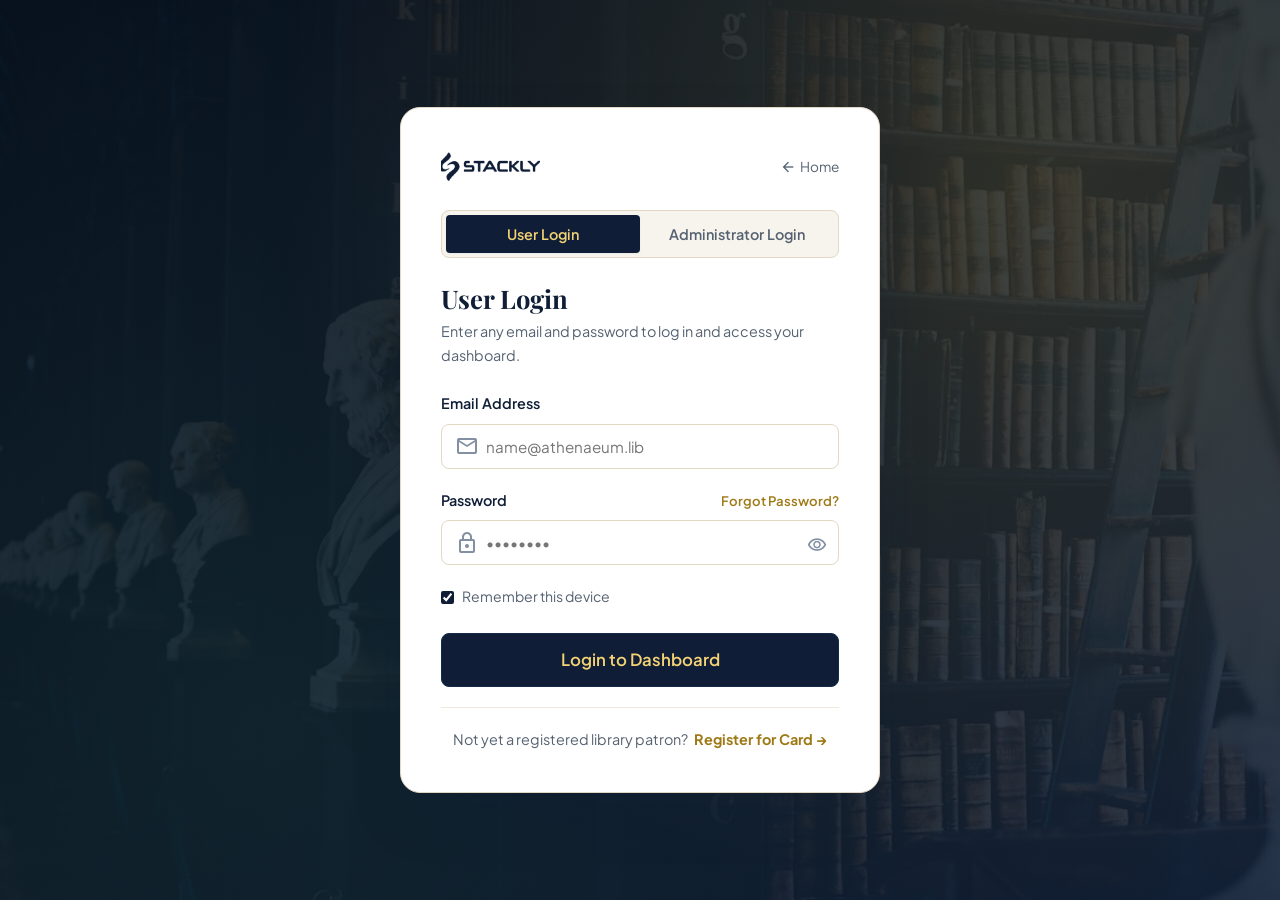
<file: user-dashboard.html>
<!DOCTYPE html>
<html lang="en">
<head>
  <meta charset="UTF-8">
  <meta name="viewport" content="width=device-width, initial-scale=1.0">
  <title>Member Dashboard — Athenaeum Central Library</title>
  <meta name="description" content="Manage your borrowed books, renew loans, track reservations, and view library announcements.">
  <!-- <link rel="icon" type="image/webp" href="assets/images/logo.webp"> -->
  <link rel="stylesheet" href="assets/css/style.css">
  <link rel="stylesheet" href="assets/css/dashboard.css">
</head>
<body>

  <div class="dashboard-layout">
    
    <!-- SIDEBAR -->
    <aside class="dashboard-sidebar" id="dashboardSidebar">
      <div class="sidebar-brand">
        <a href="index.html">
          <img src="./assets/images/stackly-logo-0f1e36.webp" alt="Athenaeum Central Library" class="logo-svg">
        </a>
      </div>

      <!-- Patron Profile Summary -->
      <div class="sidebar-user-card">
        <img src="" alt="Patron" class="sidebar-user-avatar js-user-avatar" onerror="this.src='assets/images/avatar-elena-rostova.webp'">
        <div class="sidebar-user-info">
          <div class="sidebar-user-name js-user-name">Loading Patron...</div>
          <div class="sidebar-user-email js-user-email" style="font-size: 0.78rem; color: rgba(255,255,255,0.7); word-break: break-all; margin: 2px 0;">patron@athenaeum.lib</div>
          <div class="sidebar-user-role">Card: <span class="js-user-membership-id">ATH-MEM-1042</span></div>
        </div>
      </div>

      <!-- Navigation Links -->
      <ul class="sidebar-nav">
        <li class="sidebar-nav-item active" data-tab="tab-overview">
          <button type="button">
            <span class="material-symbols-outlined">dashboard</span>
            <span>Dashboard</span>
          </button>
        </li>
        <!-- <li class="sidebar-nav-item">
          <a href="books.html">
            <span class="material-symbols-outlined">search</span>
            <span>Browse Books</span>
          </a>
        </li> -->
        <li class="sidebar-nav-item" data-tab="tab-borrowed">
          <button type="button">
            <span class="material-symbols-outlined">local_library</span>
            <span>My Borrowed Books</span>
          </button>
        </li>
        <li class="sidebar-nav-item" data-tab="tab-reservations">
          <button type="button">
            <span class="material-symbols-outlined">bookmark</span>
            <span>My Reservations</span>
          </button>
        </li>
        <li class="sidebar-nav-item" data-tab="tab-history">
          <button type="button">
            <span class="material-symbols-outlined">history</span>
            <span>Borrowing History</span>
          </button>
        </li>
        <li class="sidebar-nav-item" data-tab="tab-due-dates">
          <button type="button">
            <span class="material-symbols-outlined">event_upcoming</span>
            <span>Due Dates</span>
          </button>
        </li>
        <li class="sidebar-nav-item" data-tab="tab-notifications">
          <button type="button">
            <span class="material-symbols-outlined">notifications</span>
            <span>Notifications</span>
          </button>
        </li>

        <li class="sidebar-nav-divider"></li>

        <li class="sidebar-nav-item" data-tab="tab-profile">
          <button type="button">
            <span class="material-symbols-outlined">account_circle</span>
            <span>Profile</span>
          </button>
        </li>
        <li class="sidebar-nav-item" data-tab="tab-settings">
          <button type="button">
            <span class="material-symbols-outlined">settings</span>
            <span>Settings</span>
          </button>
        </li>
      </ul>

      <div class="sidebar-footer">
        <button type="button" class="btn-logout js-logout-btn">
          <span class="material-symbols-outlined">logout</span>
          <span>End Session</span>
        </button>
      </div>
    </aside>

    <!-- CONTENT WRAPPER -->
    <div class="dashboard-content-wrapper">
      
      <!-- TOPBAR -->
      <header class="dashboard-topbar">
        <div class="dashboard-topbar-left">
          <button type="button" class="btn-sidebar-toggle" id="sidebarToggleBtn" aria-label="Toggle navigation drawer">
            <span class="material-symbols-outlined">menu</span>
          </button>
          <!-- <div class="topbar-search-box">
            <span class="material-symbols-outlined">search</span>
            <input type="text" placeholder="Search catalog..." onkeydown="if(event.key==='Enter') window.location.href='books.html?q='+encodeURIComponent(this.value);">
          </div> -->
        </div>

        <div class="dashboard-topbar-right">
          <button type="button" class="topbar-action-btn" title="View Notifications" onclick="document.querySelector('.sidebar-nav-item[data-tab=\'tab-notifications\'] button')?.click();">
            <span class="material-symbols-outlined">notifications</span>
            <span class="topbar-badge" id="userNotificationBadge" style="display: none;">0</span>
          </button>

          <!-- <a href="index.html" class="topbar-action-btn" title="View Public Website">
            <span class="material-symbols-outlined">public</span>
          </a> -->

          <div class="user-profile-menu" style="display: flex; align-items: center; gap: 10px;">
            <img src="" alt="Patron" class="user-profile-avatar js-user-avatar" onerror="this.src='assets/images/avatar-elena-rostova.webp'">
            <div class="blocking-small-screen"  style="display: flex; flex-direction: column; text-align: right; line-height: 1.25;">
              <span style="font-weight: 600; font-size: 0.92rem; color: var(--color-navy-900);" class="js-user-name">Patron</span>
              <span style="font-size: 0.75rem; color: var(--color-text-muted);" class="js-user-email">patron@athenaeum.lib</span>
            </div>
          </div>
        </div>
      </header>

      <!-- MAIN BODY CONTAINER -->
      <main class="dashboard-main-body">

        <!-- TAB 1: OVERVIEW DASHBOARD -->
        <section class="dashboard-tab-pane active" id="tab-overview">
          <div class="dashboard-page-header">
            <div>
              <h1 class="dashboard-page-title">Welcome Back, <span class="js-user-name">Elena</span></h1>
              <p class="dashboard-page-subtitle">Your library membership card (<strong class="js-user-membership-id">ATH-MEM-1042</strong>) is in good standing.</p>
            </div>
            <div style="display: flex; gap: 10px;">
              <a href="./404.html" class="btn btn-gold">
                <span class="material-symbols-outlined">search</span>
                <span>Borrow a Book</span>
              </a>
            </div>
          </div>

          <!-- SECTION 1: PATRON MEMBERSHIP & CARD SUMMARY -->
          <div class="dash-section">
            <div class="dash-section-header">
              <div>
                <h2 class="dash-section-title"><span class="material-symbols-outlined">badge</span> Section 1: Patron Membership & Card Overview</h2>
                <p class="dash-section-subtitle">Real-time status of card standing, borrowing allowance, and fee balance.</p>
              </div>
              <span class="status-pill status-available">Verified Active</span>
            </div>

            <div class="dash-grid-4">
              <div class="mini-stat-card">
                <div class="mini-stat-icon gold"><span class="material-symbols-outlined">credit_card</span></div>
                <div>
                  <span class="mini-stat-label">Membership Card</span>
                  <div class="mini-stat-num js-user-membership-id" style="font-size: 1.1rem;">ATH-MEM-1042</div>
                </div>
              </div>
              <div class="mini-stat-card">
                <div class="mini-stat-icon blue"><span class="material-symbols-outlined">local_library</span></div>
                <div>
                  <span class="mini-stat-label">Borrowing Allowance</span>
                  <div class="mini-stat-num">2 / 4 Used</div>
                </div>
              </div>
              <div class="mini-stat-card">
                <div class="mini-stat-icon green"><span class="material-symbols-outlined">verified</span></div>
                <div>
                  <span class="mini-stat-label">Card Standing</span>
                  <div class="mini-stat-num">100% Good</div>
                </div>
              </div>
              <div class="mini-stat-card">
                <div class="mini-stat-icon green"><span class="material-symbols-outlined">attach_money</span></div>
                <div>
                  <span class="mini-stat-label">Unpaid Fines</span>
                  <div class="mini-stat-num">$0.00 Due</div>
                </div>
              </div>
            </div>
          </div>

          <!-- SECTION 2: PERSONAL CIRCULATION KEY METRICS -->
          <div class="dash-section">
            <div class="dash-section-header">
              <div>
                <h2 class="dash-section-title"><span class="material-symbols-outlined">analytics</span> Section 2: Personal Circulation Key Metrics</h2>
                <p class="dash-section-subtitle">Snapshot of current books checked out, reservations, and upcoming deadlines.</p>
              </div>
            </div>

            <div class="metrics-grid">
              <div class="metric-card card-blue">
                <div class="metric-info">
                  <span class="metric-label">Currently Borrowed</span>
                  <span class="metric-value" id="statActiveLoans">0</span>
                </div>
                <div class="metric-icon-box">
                  <span class="material-symbols-outlined" style="font-size: 28px;">menu_book</span>
                </div>
              </div>

              <div class="metric-card card-gold">
                <div class="metric-info">
                  <span class="metric-label">Active Reservations</span>
                  <span class="metric-value" id="statActiveReservations">0</span>
                </div>
                <div class="metric-icon-box">
                  <span class="material-symbols-outlined" style="font-size: 28px;">bookmark</span>
                </div>
              </div>

              <div class="metric-card card-red">
                <div class="metric-info">
                  <span class="metric-label">Overdue Items</span>
                  <span class="metric-value" id="statOverdueCount">0</span>
                </div>
                <div class="metric-icon-box">
                  <span class="material-symbols-outlined" style="font-size: 28px;">warning</span>
                </div>
              </div>

              <div class="metric-card card-green">
                <div class="metric-info">
                  <span class="metric-label">Due This Week</span>
                  <span class="metric-value" id="statDueSoonCount">0</span>
                </div>
                <div class="metric-icon-box">
                  <span class="material-symbols-outlined" style="font-size: 28px;">event_available</span>
                </div>
              </div>
            </div>
          </div>

          <!-- SECTION 3: CURRENTLY BORROWED VOLUMES TABLE -->
          <div class="dash-section">
            <div class="dash-section-header">
              <div>
                <h2 class="dash-section-title"><span class="material-symbols-outlined">menu_book</span> Section 3: Currently Borrowed Volumes</h2>
                <p class="dash-section-subtitle">Active checkouts with 1-click renewals, due dates, and return actions.</p>
              </div>
              <a href="404.html" class="btn btn-sm btn-outline">
                <span class="material-symbols-outlined" style="font-size: 16px;">add</span>
                Check Out Another Book
              </a>
            </div>

            <div class="dashboard-card">
              <div class="table-responsive">
                <table class="data-table">
                  <thead>
                    <tr>
                      <th>Book Details</th>
                      <th>Borrow Date</th>
                      <th>Due Date</th>
                      <th>Status</th>
                      <th>Action</th>
                    </tr>
                  </thead>
                  <tbody id="overviewActiveLoansTbody">
                    <!-- Populated by user-dashboard.js -->
                  </tbody>
                </table>
              </div>
            </div>
          </div>

          <!-- SECTION 4: PERSONALIZED RECOMMENDATIONS & ANNOUNCEMENTS -->
          <div class="dash-section">
            <div class="dash-section-header">
              <div>
                <h2 class="dash-section-title"><span class="material-symbols-outlined">campaign</span> Section 4: Personalized Recommendations & Curatorial Events</h2>
                <p class="dash-section-subtitle">Curated picks based on your borrowing history and upcoming library exhibitions.</p>
              </div>
            </div>

            <div style="background: linear-gradient(135deg, var(--color-navy-900), var(--color-navy-800)); color: #fff; border-radius: var(--radius-lg); padding: 24px 28px; display: flex; align-items: center; justify-content: space-between; flex-wrap: wrap; gap: 16px;">
              <div style="max-width: 620px;">
                <div style="color: var(--color-gold-400); font-weight: 700; font-size: 0.85rem; text-transform: uppercase; letter-spacing: 1px; margin-bottom: 4px;">Library Announcement</div>
                <h3 style="color: #fff; font-size: 1.25rem; margin-bottom: 6px;">Rare Manuscripts Gallery Evening Colloquium</h3>
                <p style="font-size: 0.92rem; color: rgba(255,255,255,0.8); margin: 0;">
                  Join Chief Librarian Dr. Julian Sterling this Thursday at 6:30 PM for a private exhibition of 18th-century cartographic atlases in the Special Collections reading room.
                </p>
              </div>
              <a href="./404.html" class="btn btn-gold">Colloquium Details</a>
            </div>
          </div>

        </section>

        <!-- TAB 2: MY BORROWED BOOKS -->
        <section class="dashboard-tab-pane" id="tab-borrowed">
          <div class="dashboard-page-header">
            <div>
              <h1 class="dashboard-page-title">My Borrowed Books</h1>
              <p class="dashboard-page-subtitle">Return volumes, request 14-day loan extensions, or check loan numbers.</p>
            </div>
            <a href="404.html" class="btn btn-gold">
              <span class="material-symbols-outlined">search</span>
              <span>Find More Books</span>
            </a>
          </div>

          <!-- SECTION 1: ACTIVE LOAN STATUS & QUOTA PROGRESS -->
          <div class="dash-section">
            <div class="dash-section-header">
              <div>
                <h2 class="dash-section-title"><span class="material-symbols-outlined">data_usage</span> Section 1: Active Loan Allowance & Quota Progress</h2>
                <p class="dash-section-subtitle">Visual tracking of your 4-volume concurrent borrowing capacity.</p>
              </div>
            </div>
            <div style="background: var(--color-white); border: 1px solid var(--color-parchment-300); border-radius: var(--radius-lg); padding: 22px 26px; box-shadow: var(--shadow-xs);">
              <div style="display: flex; justify-content: space-between; align-items: center; margin-bottom: 8px;">
                <strong style="color: var(--color-navy-900);">Borrowing Quota Utilization</strong>
                <span style="font-size: 0.88rem; font-weight: 700; color: var(--color-gold-600);">2 of 4 Volumes Checked Out (50%)</span>
              </div>
              <div class="dash-progress-wrap"><div class="dash-progress-bar" style="width: 50%;"></div></div>
              <div style="display: flex; justify-content: space-between; font-size: 0.82rem; color: var(--color-text-muted); margin-top: 6px;">
                <span>2 Slots Available for Immediate Checkout</span>
                <span>Tier Limit: Undergraduate Scholar (4 Max)</span>
              </div>
            </div>
          </div>

          <!-- SECTION 2: INTERACTIVE LOAN CARDS -->
          <div class="dash-section">
            <div class="dash-section-header">
              <div>
                <h2 class="dash-section-title"><span class="material-symbols-outlined">auto_stories</span> Section 2: Interactive Loan Management Cards</h2>
                <p class="dash-section-subtitle">Individual checked-out volumes with one-click return and renewal buttons.</p>
              </div>
            </div>

            <div id="myBorrowedBooksList">
              <!-- Populated by user-dashboard.js -->
            </div>
          </div>

          <!-- SECTION 3: RENEWAL RULES & LOAN TERMS -->
          <div class="dash-section">
            <div class="dash-section-header">
              <div>
                <h2 class="dash-section-title"><span class="material-symbols-outlined">policy</span> Section 3: Circulation Renewal Rules & Extension Terms</h2>
                <p class="dash-section-subtitle">Guidelines governing loan renewals and reservation hold freezes.</p>
              </div>
            </div>

            <div class="dashboard-card">
              <div class="table-responsive">
                <table class="data-table">
                  <thead>
                    <tr>
                      <th>Rule Parameter</th>
                      <th>Policy Guideline</th>
                      <th>Condition for Approval</th>
                    </tr>
                  </thead>
                  <tbody>
                    <tr>
                      <td><strong>Standard Renewal Extension</strong></td>
                      <td>14 Additional Calendar Days</td>
                      <td>Must be requested prior to due date expiration</td>
                    </tr>
                    <tr>
                      <td><strong>Maximum Online Renewals</strong></td>
                      <td>1 Extension per Title</td>
                      <td>Allowed if no other patron has placed a reservation hold</td>
                    </tr>
                    <tr>
                      <td><strong>Overdue Block</strong></td>
                      <td>Online renewals locked once overdue</td>
                      <td>Must return volume directly to circulation desk</td>
                    </tr>
                  </tbody>
                </table>
              </div>
            </div>
          </div>

          <!-- SECTION 4: SELF-SERVICE RETURN DROP-BOX GUIDE -->
          <div class="dash-section">
            <div class="dash-section-header">
              <div>
                <h2 class="dash-section-title"><span class="material-symbols-outlined">local_shipping</span> Section 4: Self-Service Return Drop-Box Guide</h2>
                <p class="dash-section-subtitle">24/7 contactless drop slot locations across campus.</p>
              </div>
            </div>

            <div class="dash-grid-3">
              <div class="dashboard-card" style="padding: 20px;">
                <h4 style="font-size: 1rem; color: var(--color-navy-900); margin-bottom: 6px;">Rotunda North Vestibule</h4>
                <p style="font-size: 0.85rem; color: var(--color-text-muted); line-height: 1.5; margin-bottom: 8px;">24/7 exterior stainless-steel drop slot with automated RFID return scanner.</p>
                <span class="status-pill status-available">Open 24/7</span>
              </div>
              <div class="dashboard-card" style="padding: 20px;">
                <h4 style="font-size: 1rem; color: var(--color-navy-900); margin-bottom: 6px;">Science Quadrangle Drop Slot</h4>
                <p style="font-size: 0.85rem; color: var(--color-text-muted); line-height: 1.5; margin-bottom: 8px;">Located outside the Turing Computing Hall. Emptied twice daily at 10 AM & 4 PM.</p>
                <span class="status-pill status-available">Open 24/7</span>
              </div>
              <div class="dashboard-card" style="padding: 20px;">
                <h4 style="font-size: 1rem; color: var(--color-navy-900); margin-bottom: 6px;">Main Circulation Counter</h4>
                <p style="font-size: 0.85rem; color: var(--color-text-muted); line-height: 1.5; margin-bottom: 8px;">In-person return with immediate printed clearance receipt and staff inspection.</p>
                <span class="status-pill status-borrowed">8 AM - 9 PM</span>
              </div>
            </div>
          </div>
        </section>

        <!-- TAB 3: MY RESERVATIONS -->
        <section class="dashboard-tab-pane" id="tab-reservations">
          <div class="dashboard-page-header">
            <div>
              <h1 class="dashboard-page-title">My Book Reservations</h1>
              <p class="dashboard-page-subtitle">Track your position in the hold queue for currently checked-out volumes.</p>
            </div>
            <a href="404.html" class="btn btn-gold">
              <span class="material-symbols-outlined">bookmark_add</span>
              <span>Reserve Another Book</span>
            </a>
          </div>

          <!-- SECTION 1: HOLD QUEUE STATUS & PICKUP ALERTS -->
          <div class="dash-section">
            <div class="dash-section-header">
              <div>
                <h2 class="dash-section-title"><span class="material-symbols-outlined">notification_important</span> Section 1: Hold Queue Status & Ready-for-Pickup Alerts</h2>
                <p class="dash-section-subtitle">Real-time alerts when your reserved volumes arrive at circulation.</p>
              </div>
            </div>

            <div class="dash-callout dash-callout-info">
              <span class="material-symbols-outlined" style="font-size: 24px;">info</span>
              <div>
                <strong>Automated 48-Hour Staging Guarantee:</strong> When a book in your reservation queue is checked in, our automated system reserves it exclusively for your membership card at the Main Circulation Desk for 48 hours.
              </div>
            </div>
          </div>

          <!-- SECTION 2: ACTIVE RESERVATION QUEUE TABLE -->
          <div class="dash-section">
            <div class="dash-section-header">
              <div>
                <h2 class="dash-section-title"><span class="material-symbols-outlined">list_alt</span> Section 2: Active Reservation Queue Table</h2>
                <p class="dash-section-subtitle">Hold placement ledger, seniority rank, and reservation status.</p>
              </div>
            </div>

            <div class="dashboard-card">
              <div class="dashboard-card-body" id="userReservationsList" style="padding: 0;">
                <!-- Populated by user-dashboard.js -->
              </div>
            </div>
          </div>

          <!-- SECTION 3: RESERVATION POLICY & SHELF INSTRUCTIONS -->
          <div class="dash-section">
            <div class="dash-section-header">
              <div>
                <h2 class="dash-section-title"><span class="material-symbols-outlined">schedule</span> Section 3: Reservation Hold Policy & Shelf Instructions</h2>
                <p class="dash-section-subtitle">Pickup deadlines and cancellation protocols for patron holds.</p>
              </div>
            </div>

            <div class="dashboard-card">
              <div class="table-responsive">
                <table class="data-table">
                  <thead>
                    <tr>
                      <th>Hold Stage</th>
                      <th>Notification Dispatched</th>
                      <th>Action Required</th>
                      <th>Unclaimed Policy</th>
                    </tr>
                  </thead>
                  <tbody>
                    <tr>
                      <td><strong>Queue Waitlist</strong></td>
                      <td>Weekly queue status update</td>
                      <td>None (automated queue tracking)</td>
                      <td>Can cancel anytime without penalty</td>
                    </tr>
                    <tr>
                      <td><strong>Ready for Pickup</strong></td>
                      <td>Instant SMS & Priority Email</td>
                      <td>Visit Front Desk within 48 Hours with card</td>
                      <td>Released to next patron in queue after 48h</td>
                    </tr>
                  </tbody>
                </table>
              </div>
            </div>
          </div>

          <!-- SECTION 4: FAST RESERVE FROM HIGH-DEMAND TITLES -->
          <div class="dash-section">
            <div class="dash-section-header">
              <div>
                <h2 class="dash-section-title"><span class="material-symbols-outlined">trending_up</span> Section 4: Fast Reserve from High-Demand Recommended Volumes</h2>
                <p class="dash-section-subtitle">Trending scholarly literature with active reservation waitlists.</p>
              </div>
            </div>

            <div class="dash-grid-3">
              <div class="mini-stat-card" style="flex-direction: column; align-items: stretch;">
                <h4 style="font-size: 1rem; color: var(--color-navy-900); margin-bottom: 4px;">Artificial Intelligence: A Modern Approach</h4>
                <div style="font-size: 0.8rem; color: var(--color-text-muted); margin-bottom: 8px;">Stuart Russell & Peter Norvig</div>
                <div style="font-size: 0.82rem; color: var(--color-gold-600); font-weight: 600; margin-bottom: 12px;">3 Copies in Stacks (High Demand)</div>
                <a href="404.html" class="btn btn-sm btn-outline">View Details & Reserve</a>
              </div>
              <div class="mini-stat-card" style="flex-direction: column; align-items: stretch;">
                <h4 style="font-size: 1rem; color: var(--color-navy-900); margin-bottom: 4px;">Clean Code: Agile Craftsmanship</h4>
                <div style="font-size: 0.8rem; color: var(--color-text-muted); margin-bottom: 8px;">Robert C. Martin</div>
                <div style="font-size: 0.82rem; color: var(--color-gold-600); font-weight: 600; margin-bottom: 12px;">5 Copies in Stacks (Active Queue)</div>
                <a href="404.html" class="btn btn-sm btn-outline">View Details & Reserve</a>
              </div>
              <div class="mini-stat-card" style="flex-direction: column; align-items: stretch;">
                <h4 style="font-size: 1rem; color: var(--color-navy-900); margin-bottom: 4px;">Thinking, Fast and Slow</h4>
                <div style="font-size: 0.8rem; color: var(--color-text-muted); margin-bottom: 8px;">Daniel Kahneman</div>
                <div style="font-size: 0.82rem; color: var(--color-gold-600); font-weight: 600; margin-bottom: 12px;">4 Copies in Stacks (Trending)</div>
                <a href="404.html" class="btn btn-sm btn-outline">View Details & Reserve</a>
              </div>
            </div>
          </div>
        </section>

        <!-- TAB 4: BORROWING HISTORY -->
        <section class="dashboard-tab-pane" id="tab-history">
          <div class="dashboard-page-header">
            <div>
              <h1 class="dashboard-page-title">Borrowing History</h1>
              <p class="dashboard-page-subtitle">A lifetime record of all library volumes you have checked out and returned.</p>
            </div>
            <button type="button" class="btn btn-outline" onclick="window.location.href='./404.html';">
              <span class="material-symbols-outlined">print</span>
              <span>Print Reading Record</span>
            </button>
          </div>

          <!-- SECTION 1: LIFETIME READING STATISTICS -->
          <div class="dash-section">
            <div class="dash-section-header">
              <div>
                <h2 class="dash-section-title"><span class="material-symbols-outlined">insights</span> Section 1: Lifetime Reading Statistics & Genre Breakdown</h2>
                <p class="dash-section-subtitle">Cumulative literacy metrics tracked since card issuance.</p>
              </div>
            </div>
            <div class="dash-grid-4">
              <div class="mini-stat-card">
                <div class="mini-stat-icon gold"><span class="material-symbols-outlined">menu_book</span></div>
                <div>
                  <span class="mini-stat-label">Volumes Read</span>
                  <div class="mini-stat-num">14 Volumes</div>
                </div>
              </div>
              <div class="mini-stat-card">
                <div class="mini-stat-icon blue"><span class="material-symbols-outlined">auto_stories</span></div>
                <div>
                  <span class="mini-stat-label">Pages Turned</span>
                  <div class="mini-stat-num">4,820 Pages</div>
                </div>
              </div>
              <div class="mini-stat-card">
                <div class="mini-stat-icon green"><span class="material-symbols-outlined">timer_off</span></div>
                <div>
                  <span class="mini-stat-label">On-Time Return</span>
                  <div class="mini-stat-num">100% Record</div>
                </div>
              </div>
              <div class="mini-stat-card">
                <div class="mini-stat-icon red"><span class="material-symbols-outlined">category</span></div>
                <div>
                  <span class="mini-stat-label">Top Genre</span>
                  <div class="mini-stat-num" style="font-size: 1.15rem;">Fiction & Tech</div>
                </div>
              </div>
            </div>
          </div>

          <!-- SECTION 2: HISTORICAL BORROWING MASTER LEDGER -->
          <div class="dash-section">
            <div class="dash-section-header">
              <div>
                <h2 class="dash-section-title"><span class="material-symbols-outlined">history</span> Section 2: Historical Borrowing Master Ledger</h2>
                <p class="dash-section-subtitle">Chronological ledger of checked-out books, return dates, and circulation clearance.</p>
              </div>
            </div>

            <div class="dashboard-card">
              <div class="table-responsive">
                <table class="data-table">
                  <thead>
                    <tr>
                      <th>Book</th>
                      <th>Borrow Date</th>
                      <th>Scheduled Due</th>
                      <th>Returned Date</th>
                      <th>Status</th>
                    </tr>
                  </thead>
                  <tbody id="userHistoryTbody">
                    <!-- Populated by user-dashboard.js -->
                  </tbody>
                </table>
              </div>
            </div>
          </div>

          <!-- SECTION 3: ANNUAL READING CHALLENGE TRACKER -->
          <div class="dash-section">
            <div class="dash-section-header">
              <div>
                <h2 class="dash-section-title"><span class="material-symbols-outlined">military_tech</span> Section 3: Annual Reading Challenge Tracker</h2>
                <p class="dash-section-subtitle">2026 Academic Scholar Reading Milestone (Goal: 25 Books).</p>
              </div>
            </div>

            <div style="background: var(--color-white); border: 1px solid var(--color-parchment-300); border-radius: var(--radius-lg); padding: 24px; box-shadow: var(--shadow-xs);">
              <div style="display: flex; justify-content: space-between; align-items: center; margin-bottom: 8px;">
                <strong style="color: var(--color-navy-900);">Annual Milestone: 14 of 25 Books Completed</strong>
                <span style="font-size: 0.9rem; font-weight: 700; color: var(--color-gold-600);">56% Achieved</span>
              </div>
              <div class="dash-progress-wrap"><div class="dash-progress-bar" style="width: 56%;"></div></div>
              <div style="display: flex; justify-content: space-between; font-size: 0.85rem; color: var(--color-text-muted); margin-top: 6px;">
                <span>11 Books remaining to complete Fellow Certificate</span>
                <span>Current Reading Streak: 42 Days</span>
              </div>
            </div>
          </div>

          <!-- SECTION 4: READING LOG EXPORT & VERIFIED TRANSCRIPT -->
          <div class="dash-section">
            <div class="dash-section-header">
              <div>
                <h2 class="dash-section-title"><span class="material-symbols-outlined">download</span> Section 4: Personal Reading Log Export & Verified Transcript</h2>
                <p class="dash-section-subtitle">Download your complete bibliographic checkout history for academic credit.</p>
              </div>
            </div>

            <div style="background: var(--color-white); border-radius: var(--radius-xl); border: 1px solid var(--color-parchment-300); padding: 24px; box-shadow: var(--shadow-xs); display: flex; justify-content: space-between; align-items: center; flex-wrap: wrap; gap: 16px;">
              <div>
                <h3 style="font-size: 1.05rem; color: var(--color-navy-900); margin-bottom: 4px;">Academic Reading Dossier</h3>
                <p style="font-size: 0.88rem; color: var(--color-text-muted); margin: 0;">Export your complete reading portfolio for thesis bibliography and research credit.</p>
              </div>
              <div class="dashoboard-button-container" style="display: flex; gap: 10px;">
                <button type="button" class="btn btn-outline" onclick="window.location.href='./404.html';">
                  Export CSV Dossier
                </button>
                <button type="button" class="btn btn-gold" onclick="window.location.href='./404.html';">
                  Print Certificate
                </button>
              </div>
            </div>
          </div>
        </section>

        <!-- TAB 5: DUE DATES -->
        <section class="dashboard-tab-pane" id="tab-due-dates">
          <div class="dashboard-page-header">
            <div>
              <h1 class="dashboard-page-title">Upcoming Due Dates</h1>
              <p class="dashboard-page-subtitle">Monitor return dates to maintain good standing and avoid late-return suspension.</p>
            </div>
          </div>

          <!-- SECTION 1: DUE DATE URGENCY MATRIX -->
          <div class="dash-section">
            <div class="dash-section-header">
              <div>
                <h2 class="dash-section-title"><span class="material-symbols-outlined">alarm</span> Section 1: Due Date Urgency Matrix</h2>
                <p class="dash-section-subtitle">Calendar timeline classification for all checked-out materials.</p>
              </div>
            </div>
            <div class="dash-grid-3">
              <div class="mini-stat-card">
                <div class="mini-stat-icon green"><span class="material-symbols-outlined">check_circle</span></div>
                <div>
                  <span class="mini-stat-label">Due This Week</span>
                  <div class="mini-stat-num">1 Volume</div>
                </div>
              </div>
              <div class="mini-stat-card">
                <div class="mini-stat-icon blue"><span class="material-symbols-outlined">date_range</span></div>
                <div>
                  <span class="mini-stat-label">Due Next Week</span>
                  <div class="mini-stat-num">1 Volume</div>
                </div>
              </div>
              <div class="mini-stat-card">
                <div class="mini-stat-icon red"><span class="material-symbols-outlined">warning</span></div>
                <div>
                  <span class="mini-stat-label">Past Due Items</span>
                  <div class="mini-stat-num">0 Overdue</div>
                </div>
              </div>
            </div>
          </div>

          <!-- SECTION 2: DETAILED DUE DATE LIST -->
          <div class="dash-section">
            <div class="dash-section-header">
              <div>
                <h2 class="dash-section-title"><span class="material-symbols-outlined">event_note</span> Section 2: Detailed Due Date List with 1-Click Renewals</h2>
                <p class="dash-section-subtitle">Active loan countdown deadlines and renewal extension triggers.</p>
              </div>
            </div>

            <div id="userDueDatesList">
              <!-- Populated by user-dashboard.js -->
            </div>
          </div>

          <!-- SECTION 3: CALENDAR SYNCHRONIZATION GUIDE -->
          <div class="dash-section">
            <div class="dash-section-header">
              <div>
                <h2 class="dash-section-title"><span class="material-symbols-outlined">sync</span> Section 3: Personal Calendar Synchronization</h2>
                <p class="dash-section-subtitle">Sync checkout return deadlines directly with your personal calendar app.</p>
              </div>
            </div>

            <div style="background: var(--color-white); border-radius: var(--radius-xl); border: 1px solid var(--color-parchment-300); padding: 24px; box-shadow: var(--shadow-xs); display: flex; justify-content: space-between; align-items: center; flex-wrap: wrap; gap: 16px;">
              <div>
                <h3 style="font-size: 1.05rem; color: var(--color-navy-900); margin-bottom: 4px;">Sync Due Dates to Google / Apple / Outlook Calendar</h3>
                <p style="font-size: 0.88rem; color: var(--color-text-muted); margin: 0;">Add an automatic calendar feed with reminders 3 days and 24 hours before return deadlines.</p>
              </div>
              <button type="button" class="btn btn-gold" onclick="window.location.href='./404.html';">
                <span class="material-symbols-outlined">calendar_add_on</span>
                Export .ICS Calendar Feed
              </button>
            </div>
          </div>

          <!-- SECTION 4: OVERDUE PREVENTION & NOTICE TIMELINE -->
          <div class="dash-section">
            <div class="dash-section-header">
              <div>
                <h2 class="dash-section-title"><span class="material-symbols-outlined">schedule_send</span> Section 4: Overdue Prevention & Automated Notice Timeline</h2>
                <p class="dash-section-subtitle">How Athenaeum protects your card standing before any penalties accrue.</p>
              </div>
            </div>

            <div class="dashboard-card">
              <div class="table-responsive">
                <table class="data-table">
                  <thead>
                    <tr>
                      <th>Notification Interval</th>
                      <th>Channel</th>
                      <th>Notice Content</th>
                      <th>Patron Action</th>
                    </tr>
                  </thead>
                  <tbody>
                    <tr>
                      <td><strong>3 Days Before Due Date</strong></td>
                      <td>Automated Email</td>
                      <td>Friendly courtesy reminder with 1-click renewal button</td>
                      <td>Renew online or plan library return visit</td>
                    </tr>
                    <tr>
                      <td><strong>24 Hours Before Due Date</strong></td>
                      <td>SMS Text Alert</td>
                      <td>Urgent reminder with drop-box return hours</td>
                      <td>Drop volume in contactless slot</td>
                    </tr>
                    <tr>
                      <td><strong>Day of Expiration</strong></td>
                      <td>Push & Email Notice</td>
                      <td>Final day of regular circulation checkout</td>
                      <td>Return before 9:00 PM closing</td>
                    </tr>
                  </tbody>
                </table>
              </div>
            </div>
          </div>
        </section>

        <!-- TAB 6: NOTIFICATIONS -->
        <section class="dashboard-tab-pane" id="tab-notifications">
          <div class="dashboard-page-header">
            <div>
              <h1 class="dashboard-page-title">Circulation Notifications</h1>
              <p class="dashboard-page-subtitle">Due notices, hold queue alerts, and library schedule updates.</p>
            </div>
            <button type="button" class="btn btn-outline" onclick="window.location.href='./404.html';">
              <span class="material-symbols-outlined">mark_email_read</span>
              <span>Mark All as Read</span>
            </button>
          </div>

          <!-- SECTION 1: NOTICE INBOX SUMMARY -->
          <div class="dash-section">
            <div class="dash-section-header">
              <div>
                <h2 class="dash-section-title"><span class="material-symbols-outlined">inbox</span> Section 1: Patron Notice Inbox Summary</h2>
                <p class="dash-section-subtitle">Real-time alerts regarding loans, reservations, and scholarly programs.</p>
              </div>
            </div>
            <div class="dash-grid-4">
              <div class="mini-stat-card">
                <div class="mini-stat-icon blue"><span class="material-symbols-outlined">mail</span></div>
                <div>
                  <span class="mini-stat-label">Total Notices</span>
                  <div class="mini-stat-num">4 Messages</div>
                </div>
              </div>
              <div class="mini-stat-card">
                <div class="mini-stat-icon gold"><span class="material-symbols-outlined">markunread_mailbox</span></div>
                <div>
                  <span class="mini-stat-label">Unread Alerts</span>
                  <div class="mini-stat-num">2 New</div>
                </div>
              </div>
              <div class="mini-stat-card">
                <div class="mini-stat-icon green"><span class="material-symbols-outlined">bookmark_added</span></div>
                <div>
                  <span class="mini-stat-label">Hold Arrivals</span>
                  <div class="mini-stat-num">1 Ready</div>
                </div>
              </div>
              <div class="mini-stat-card">
                <div class="mini-stat-icon red"><span class="material-symbols-outlined">event</span></div>
                <div>
                  <span class="mini-stat-label">Colloquia Invites</span>
                  <div class="mini-stat-num">1 Event</div>
                </div>
              </div>
            </div>
          </div>

          <!-- SECTION 2: INTERACTIVE NOTIFICATION STREAM -->
          <div class="dash-section">
            <div class="dash-section-header">
              <div>
                <h2 class="dash-section-title"><span class="material-symbols-outlined">notifications_active</span> Section 2: Interactive Notification Stream</h2>
                <p class="dash-section-subtitle">Click notices to jump directly to book renewals, reservations, or events.</p>
              </div>
            </div>

            <div id="userNotificationsList">
              <!-- Populated by user-dashboard.js -->
            </div>
          </div>

          <!-- SECTION 3: ASK A LIBRARIAN / REFERENCE INQUIRY BOX -->
          <div class="dash-section">
            <div class="dash-section-header">
              <div>
                <h2 class="dash-section-title"><span class="material-symbols-outlined">support_agent</span> Section 3: Ask a Librarian / Reference Desk Inquiry</h2>
                <p class="dash-section-subtitle">Submit research queries or citation help requests directly to curatorial staff.</p>
              </div>
            </div>

            <div style="background: var(--color-white); border-radius: var(--radius-xl); border: 1px solid var(--color-parchment-300); padding: 28px; box-shadow: var(--shadow-xs);">
              <form onsubmit="event.preventDefault(); window.location.href='./404.html'; this.reset();">
                <div class="form-group">
                  <label class="form-label">Subject of Research / Book Inquiry</label>
                  <input type="text" class="form-control" placeholder="e.g. Seeking primary archival sources for 18th-century cartography" required>
                </div>
                <div class="form-group">
                  <label class="form-label">Detailed Research Query</label>
                  <textarea class="form-control" rows="3" placeholder="Provide bibliographic details, call numbers, or topic synopsis..." required></textarea>
                </div>
                <div style="display: flex; justify-content: flex-end;">
                  <button type="submit" class="btn btn-gold">
                    <span class="material-symbols-outlined">send</span> Send to Reference Desk
                  </button>
                </div>
              </form>
            </div>
          </div>

          <!-- SECTION 4: LIBRARY NEWSLETTER & COLLOQUIUM SCHEDULE -->
          <div class="dash-section">
            <div class="dash-section-header">
              <div>
                <h2 class="dash-section-title"><span class="material-symbols-outlined">newspaper</span> Section 4: Library Newsletter & Colloquium Schedule</h2>
                <p class="dash-section-subtitle">Institutional announcements and reading room schedule changes.</p>
              </div>
            </div>

            <div class="dash-grid-2">
              <div class="dashboard-card" style="padding: 20px;">
                <h4 style="font-size: 1rem; color: var(--color-navy-900); margin-bottom: 6px;">Autumn Extended Midterm Hours</h4>
                <p style="font-size: 0.85rem; color: var(--color-text-muted); line-height: 1.5; margin-bottom: 8px;">Main Rotunda study carrels will remain open until midnight throughout exam week with complimentary tea service.</p>
                <span class="status-pill status-available">Effective Nov 01</span>
              </div>
              <div class="dashboard-card" style="padding: 20px;">
                <h4 style="font-size: 1rem; color: var(--color-navy-900); margin-bottom: 6px;">New Acquisitions: Artificial Intelligence</h4>
                <p style="font-size: 0.85rem; color: var(--color-text-muted); line-height: 1.5; margin-bottom: 8px;">Over 40 new volumes in machine learning and computational neuroscience cataloged in Level 2 Stacks.</p>
                <span class="status-pill status-borrowed">Available in Catalog</span>
              </div>
            </div>
          </div>
        </section>

        <!-- TAB 7: PROFILE -->
        <section class="dashboard-tab-pane" id="tab-profile">
          <div class="dashboard-page-header">
            <div>
              <h1 class="dashboard-page-title">Patron Profile & Digital Card</h1>
              <p class="dashboard-page-subtitle">Keep your contact details synchronized across the circulation registry.</p>
            </div>
          </div>

          <!-- SECTION 1: DIGITAL PATRON MEMBERSHIP CARD -->
          <div class="dash-section">
            <div class="dash-section-header">
              <div>
                <h2 class="dash-section-title"><span class="material-symbols-outlined">badge</span> Section 1: Digital Patron Membership Card</h2>
                <p class="dash-section-subtitle">Official credential for physical reading hall entry and self-checkout kiosks.</p>
              </div>
            </div>

            <div class="digital-membership-card">
              <div style="display: flex; justify-content: space-between; align-items: flex-start; margin-bottom: 16px;">
                <div>
                  <div style="font-size: 0.8rem; text-transform: uppercase; letter-spacing: 1.5px; color: #fcd34d; font-weight: 700;">Athenaeum Central Library</div>
                  <div style="font-size: 0.72rem; color: rgba(255,255,255,0.7);">Official Reader Pass</div>
                </div>
                <img src="assets/images/logo.webp" alt="Emblem" style="height: 30px; filter: brightness(0) invert(1);">
              </div>
              <div class="digital-card-chip"></div>
              <div style="margin-bottom: 14px;">
                <div style="font-size: 1.25rem; font-weight: 700; color: #fff;" class="js-user-name">Elena Rostova</div>
                <div style="font-size: 0.82rem; color: #93c5fd;" class="js-user-email">patron@athenaeum.lib</div>
              </div>
              <div style="display: flex; justify-content: space-between; font-size: 0.75rem; color: rgba(255,255,255,0.7);">
                <span>Role: <strong>Undergraduate Scholar</strong></span>
                <span>Valid Thru: <strong>12/2028</strong></span>
              </div>
              <div class="digital-card-barcode js-user-membership-id">ATH-MEM-1042</div>
            </div>
          </div>

          <!-- SECTION 2: PERSONAL CONTACT INFORMATION FORM -->
          <div class="dash-section">
            <div class="dash-section-header">
              <div>
                <h2 class="dash-section-title"><span class="material-symbols-outlined">person</span> Section 2: Personal Details & Contact Information</h2>
                <p class="dash-section-subtitle">Update your official contact credentials for due alerts and reservation pickup notices.</p>
              </div>
            </div>

            <div style="max-width: 680px; background: var(--color-white); border-radius: var(--radius-xl); border: 1px solid var(--color-parchment-300); padding: 32px; box-shadow: var(--shadow-xs);">
              <form id="userProfileForm">
                <div class="form-group">
                  <label class="form-label" for="profileNameInput">Full Legal Name</label>
                  <input type="text" id="profileNameInput" class="form-control" required>
                </div>

                <div style="display: grid; grid-template-columns: 1fr 1fr; gap: 16px;">
                  <div class="form-group">
                    <label class="form-label" for="profileEmailInput">Email Address</label>
                    <input type="email" id="profileEmailInput" class="form-control" required>
                  </div>
                  <div class="form-group">
                    <label class="form-label" for="profilePhoneInput">Phone Number</label>
                    <input type="tel" id="profilePhoneInput" class="form-control">
                  </div>
                </div>

                <div class="form-group">
                  <label class="form-label" for="profilePasswordInput">Change Password (Leave blank to keep current)</label>
                  <input type="password" id="profilePasswordInput" class="form-control" placeholder="New password">
                </div>

                <button type="submit" class="btn btn-gold">
                  <span class="material-symbols-outlined">save</span>
                  Save Profile Updates
                </button>
              </form>
            </div>
          </div>

          <!-- SECTION 3: SCHOLARLY INTERESTS & PREFERRED GENRES -->
          <div class="dash-section">
            <div class="dash-section-header">
              <div>
                <h2 class="dash-section-title"><span class="material-symbols-outlined">interests</span> Section 3: Scholarly Interests & Reading Preferences</h2>
                <p class="dash-section-subtitle">Select topics to receive personalized recommendations and new accession alerts.</p>
              </div>
            </div>

            <div style="background: var(--color-white); border-radius: var(--radius-xl); border: 1px solid var(--color-parchment-300); padding: 24px; box-shadow: var(--shadow-xs);">
              <div style="display: grid; grid-template-columns: repeat(auto-fit, minmax(200px, 1fr)); gap: 14px;">
                <label style="display: flex; align-items: center; gap: 10px; cursor: pointer;">
                  <input type="checkbox" checked style="accent-color: var(--color-gold-500); width: 18px; height: 18px;">
                  <span>World Literature & Poetry</span>
                </label>
                <label style="display: flex; align-items: center; gap: 10px; cursor: pointer;">
                  <input type="checkbox" checked style="accent-color: var(--color-gold-500); width: 18px; height: 18px;">
                  <span>Science & Artificial Intelligence</span>
                </label>
                <label style="display: flex; align-items: center; gap: 10px; cursor: pointer;">
                  <input type="checkbox" checked style="accent-color: var(--color-gold-500); width: 18px; height: 18px;">
                  <span>Historical Archives & Maps</span>
                </label>
                <label style="display: flex; align-items: center; gap: 10px; cursor: pointer;">
                  <input type="checkbox" style="accent-color: var(--color-gold-500); width: 18px; height: 18px;">
                  <span>Business & Global Economics</span>
                </label>
              </div>
            </div>
          </div>

          <!-- SECTION 4: ACCOUNT SECURITY & SESSION PRIVACY -->
          <div class="dash-section">
            <div class="dash-section-header">
              <div>
                <h2 class="dash-section-title"><span class="material-symbols-outlined">security</span> Section 4: Account Security & Session Privacy</h2>
                <p class="dash-section-subtitle">Two-factor credentials and authorized browser sessions.</p>
              </div>
            </div>

            <div class="dashboard-card" style="padding: 24px;">
              <div style="display: flex; justify-content: space-between; align-items: center; flex-wrap: wrap; gap: 14px;">
                <div>
                  <strong style="color: var(--color-navy-900);">Active Browser Session</strong>
                  <div style="font-size: 0.85rem; color: var(--color-text-muted);">Current connection verified via local patron authentication.</div>
                </div>
                <span class="status-pill status-available">Session Encrypted</span>
              </div>
            </div>
          </div>
        </section>

        <!-- TAB 8: SETTINGS -->
        <section class="dashboard-tab-pane" id="tab-settings">
          <div class="dashboard-page-header">
            <div>
              <h1 class="dashboard-page-title">Circulation & Account Settings</h1>
              <p class="dashboard-page-subtitle">Manage automated notifications, accessibility display, and privacy preferences.</p>
            </div>
          </div>

          <!-- SECTION 1: COMMUNICATION & NOTICE PREFERENCES -->
          <div class="dash-section">
            <div class="dash-section-header">
              <div>
                <h2 class="dash-section-title"><span class="material-symbols-outlined">mark_email_read</span> Section 1: Communication & Notice Frequency Preferences</h2>
                <p class="dash-section-subtitle">Configure alerts for return reminders, hold readiness, and reading recommendations.</p>
              </div>
            </div>

            <div style="max-width: 680px; background: var(--color-white); border-radius: var(--radius-xl); border: 1px solid var(--color-parchment-300); padding: 32px; box-shadow: var(--shadow-xs);">
              <form id="userSettingsForm">
                <div style="display:flex; flex-direction:column; gap:20px; margin-bottom: 24px;">
                  <label style="display: flex; justify-content: space-between; align-items: center; cursor: pointer;">
                    <div>
                      <strong style="color: var(--color-navy-900); display: block;">Email Due Date Alerts (3 Days Prior)</strong>
                      <span style="color: var(--color-text-muted); font-size: 0.85rem;">Receive an advance notice before your 14-day checkout expires.</span>
                    </div>
                    <input type="checkbox" checked style="accent-color: var(--color-navy-900); width: 18px; height: 18px;">
                  </label>

                  <label style="display: flex; justify-content: space-between; align-items: center; cursor: pointer;">
                    <div>
                      <strong style="color: var(--color-navy-900); display: block;">Reservation Ready SMS Notice</strong>
                      <span style="color: var(--color-text-muted); font-size: 0.85rem;">Notify immediately when your reserved volume arrives at circulation.</span>
                    </div>
                    <input type="checkbox" checked style="accent-color: var(--color-navy-900); width: 18px; height: 18px;">
                  </label>

                  <label style="display: flex; justify-content: space-between; align-items: center; cursor: pointer;">
                    <div>
                      <strong style="color: var(--color-navy-900); display: block;">Monthly Reading Digest</strong>
                      <span style="color: var(--color-text-muted); font-size: 0.85rem;">Curated recommendations based on your favorite stacks.</span>
                    </div>
                    <input type="checkbox" checked style="accent-color: var(--color-navy-900); width: 18px; height: 18px;">
                  </label>
                </div>

                <button type="submit" class="btn btn-primary">Save Communication Preferences</button>
              </form>
            </div>
          </div>

          <!-- SECTION 2: ACCESSIBILITY & DISPLAY PREFERENCES -->
          <div class="dash-section">
            <div class="dash-section-header">
              <div>
                <h2 class="dash-section-title"><span class="material-symbols-outlined">visibility</span> Section 2: Dashboard Display & Accessibility Preferences</h2>
                <p class="dash-section-subtitle">Customize reading contrast, default catalog layout, and typography size.</p>
              </div>
            </div>

            <div class="dash-grid-3">
              <div class="dashboard-card" style="padding: 20px;">
                <h4 style="font-size: 1rem; color: var(--color-navy-900); margin-bottom: 6px;">Catalog Display Mode</h4>
                <p style="font-size: 0.85rem; color: var(--color-text-muted); line-height: 1.5; margin-bottom: 12px;">Choose your default presentation for book lists.</p>
                <select class="form-select" style="font-size: 0.85rem;">
                  <option>Card Grid View (Default)</option>
                  <option>Compact Compact Table</option>
                </select>
              </div>
              <div class="dashboard-card" style="padding: 20px;">
                <h4 style="font-size: 1rem; color: var(--color-navy-900); margin-bottom: 6px;">Typography Scale</h4>
                <p style="font-size: 0.85rem; color: var(--color-text-muted); line-height: 1.5; margin-bottom: 12px;">Standard scholarly serif and sans-serif sizing.</p>
                <select class="form-select" style="font-size: 0.85rem;">
                  <option>Standard (100%)</option>
                  <option>Large (115%)</option>
                  <option>Extra Large (130%)</option>
                </select>
              </div>
              <div class="dashboard-card" style="padding: 20px;">
                <h4 style="font-size: 1rem; color: var(--color-navy-900); margin-bottom: 6px;">Reduced Motion</h4>
                <p style="font-size: 0.85rem; color: var(--color-text-muted); line-height: 1.5; margin-bottom: 12px;">Respect OS reduced motion settings.</p>
                <span class="status-pill status-available">Auto-Detect Active</span>
              </div>
            </div>
          </div>

          <!-- SECTION 3: PRIVACY & DATA RETENTION -->
          <div class="dash-section">
            <div class="dash-section-header">
              <div>
                <h2 class="dash-section-title"><span class="material-symbols-outlined">lock</span> Section 3: Privacy & Data Retention Options</h2>
                <p class="dash-section-subtitle">Control how your reading records and checkout transactions are logged.</p>
              </div>
            </div>

            <div class="dashboard-card" style="padding: 24px;">
              <div style="display: flex; flex-direction: column; gap: 16px;">
                <label style="display: flex; justify-content: space-between; align-items: center; cursor: pointer;">
                  <div>
                    <strong style="color: var(--color-navy-900);">Preserve Reading History for Academic Recommendations</strong>
                    <span style="font-size: 0.85rem; color: var(--color-text-muted); display: block;">Retain past returned volume records in your personal reading dossier.</span>
                  </div>
                  <input type="checkbox" checked style="accent-color: var(--color-gold-500); width: 18px; height: 18px;">
                </label>
                <label style="display: flex; justify-content: space-between; align-items: center; cursor: pointer;">
                  <div>
                    <strong style="color: var(--color-navy-900);">Anonymize Borrowing Stats in Public Reports</strong>
                    <span style="font-size: 0.85rem; color: var(--color-text-muted); display: block;">Strip patron identifier from institutional annual reporting.</span>
                  </div>
                  <input type="checkbox" checked style="accent-color: var(--color-gold-500); width: 18px; height: 18px;">
                </label>
              </div>
            </div>
          </div>

          <!-- SECTION 4: ACCOUNT ACTIONS & DATA PORTABILITY -->
          <div class="dash-section">
            <div class="dash-section-header">
              <div>
                <h2 class="dash-section-title"><span class="material-symbols-outlined">folder_shared</span> Section 4: Account Actions & Data Portability</h2>
                <p class="dash-section-subtitle">Export personal circulation dossier or request membership replacement.</p>
              </div>
            </div>

            <div style="background: var(--color-white); border-radius: var(--radius-xl); border: 1px solid var(--color-parchment-300); padding: 24px; box-shadow: var(--shadow-xs); display: flex; justify-content: space-between; align-items: center; flex-wrap: wrap; gap: 16px;">
              <div>
                <h3 style="font-size: 1.05rem; color: var(--color-navy-900); margin-bottom: 4px;">Download Complete Patron Data File (JSON / CSV)</h3>
                <p style="font-size: 0.88rem; color: var(--color-text-muted); margin: 0;">Obtain an archival copy of all your active checkouts, reading history, and account settings.</p>
              </div>
              <div class="dashoboard-button-container" style="display: flex; gap: 10px;">
                <button type="button" class="btn btn-outline" onclick="window.location.href='./404.html';">
                  Download JSON Dossier
                </button>
                <button type="button" class="btn btn-secondary js-logout-btn" style="color: var(--color-danger);">
                  End Active Session
                </button>
              </div>
            </div>
          </div>
        </section>

      </main>

    </div>
  </div>

  <script src="assets/js/db.js"></script>
  <script src="assets/js/app.js"></script>
  <script src="assets/js/auth.js"></script>
  <script src="assets/js/user-dashboard.js"></script>
</body>
</html>
</file>
<file: assets/css/style.css>
/* ==========================================================================
   ATHENAEUM CENTRAL LIBRARY — DESIGN SYSTEM & MASTER STYLESHEET
   Typography: Cinzel / Playfair Display (Serif) & Plus Jakarta Sans (Sans-Serif)
   Palette: Deep Navy, Forest Green, Warm Antique Parchment & Refined Gold
   ========================================================================== */

@import url('https://fonts.googleapis.com/css2?family=Cinzel:wght@500;600;700;800&family=Playfair+Display:ital,wght@0,500;0,600;0,700;1,400&family=Plus+Jakarta+Sans:wght@300;400;500;600;700;800&display=swap');
@import url('https://fonts.googleapis.com/css2?family=Material+Symbols+Outlined:opsz,wght,FILL,GRAD@20..48,100..700,0..1,-50..200');

:root {
  /* Color Palette */
  --color-navy-darkest: #07111e;
  --color-navy-900: #0f1e36;
  --color-navy-800: #162a4a;
  --color-navy-700: #1f3a64;
  --color-navy-600: #2b4f84;
  
  --color-gold-300: #f4d375;
  --color-gold-400: #dfba45;
  --color-gold-500: #c59b27;
  --color-gold-600: #9e7916;
  --color-gold-light: #fff8e6;

  --color-green-800: #1b4332;
  --color-green-700: #2d6a4f;
  --color-green-600: #40916c;
  --color-green-50: #edf7f2;

  --color-parchment-50: #fdfbf7;
  --color-parchment-100: #f7f4ed;
  --color-parchment-200: #efe8dc;
  --color-parchment-300: #e2d7c5;
  --color-parchment-400: #cbbca5;

  --color-text-main: #141c24;
  --color-text-muted: #556272;
  --color-text-light: #8290a2;
  --color-text-inverse: #fdfbf7;

  --color-white: #ffffff;
  --color-danger: #c53030;
  --color-danger-bg: #fff5f5;
  --color-success: #276749;
  --color-success-bg: #f0fff4;
  --color-warning: #b7791f;
  --color-warning-bg: #fffaf0;

  /* Typography */
  --font-serif: 'Cinzel', 'Playfair Display', Georgia, serif;
  --font-heading: 'Playfair Display', 'Cinzel', Georgia, serif;
  --font-sans: 'Plus Jakarta Sans', -apple-system, BlinkMacSystemFont, 'Segoe UI', Roboto, sans-serif;

  /* Elevations */
  --shadow-xs: 0 1px 2px rgba(15, 30, 54, 0.05);
  --shadow-sm: 0 2px 6px rgba(15, 30, 54, 0.08);
  --shadow-md: 0 6px 18px rgba(15, 30, 54, 0.1);
  --shadow-lg: 0 14px 34px rgba(15, 30, 54, 0.14);
  --shadow-xl: 0 24px 50px rgba(15, 30, 54, 0.2);

  /* Borders & Radius */
  --radius-sm: 4px;
  --radius-md: 8px;
  --radius-lg: 14px;
  --radius-xl: 20px;
  --radius-full: 9999px;
  --border-subtle: 1px solid var(--color-parchment-300);

  /* Transitions & Motion (Fluxora System) */
  --ease-out: cubic-bezier(0.16, 1, 0.3, 1);
  --ease-in-out: cubic-bezier(0.4, 0, 0.2, 1);
  --transition-fast: 0.15s ease;
  --transition-normal: 0.25s ease;
  --transition-slow: 0.4s var(--ease-out);
}

/* Base Reset & Document Setup */
*, *::before, *::after {
  box-sizing: border-box;
  margin: 0;
  padding: 0;
}

html {
  font-size: 16px;
  scroll-behavior: smooth;
  -webkit-text-size-adjust: 100%;
}

body {
  font-family: var(--font-sans);
  font-size: 1rem;
  line-height: 1.65;
  color: var(--color-text-main);
  background-color: var(--color-parchment-50);
  min-height: 100vh;
  display: flex;
  flex-direction: column;
  overflow-x: hidden;
}

main {
  flex: 1 0 auto;
}

img {
  max-width: 100%;
  height: auto;
  display: block;
}

a {
  color: inherit;
  text-decoration: none;
  transition: color var(--transition-fast);
}

button, input, select, textarea {
  font-family: inherit;
  font-size: inherit;
}

button {
  cursor: pointer;
  background: none;
  border: none;
}

/* Material Symbols alignment helper */
.material-symbols-outlined {
  font-variation-settings: 'FILL' 0, 'wght' 400, 'GRAD' 0, 'opsz' 24;
  vertical-align: middle;
  display: inline-block;
  line-height: 1;
}

/* Accessibility Focus Visible */
a:focus-visible,
button:focus-visible,
input:focus-visible,
select:focus-visible,
textarea:focus-visible {
  outline: 2px solid var(--color-gold-500);
  outline-offset: 3px;
}

/* Skip link for keyboard accessibility */
.skip-link {
  position: absolute;
  top: -100px;
  left: 20px;
  background: var(--color-navy-900);
  color: var(--color-gold-400);
  padding: 12px 20px;
  z-index: 99999;
  border-radius: var(--radius-sm);
  font-weight: 600;
  transition: top var(--transition-fast);
}
.skip-link:focus {
  top: 20px;
}

/* Layout Container */
.container {
  width: 100%;
  max-width: 1240px;
  margin-left: auto;
  margin-right: auto;
  padding-left: 24px;
  padding-right: 24px;
}

.container-fluid {
  width: 100%;
  padding-left: 24px;
  padding-right: 24px;
}

/* Typography Helpers */
h1, h2, h3, h4, h5, h6 {
  font-family: var(--font-heading);
  color: var(--color-navy-900);
  line-height: 1.25;
  font-weight: 700;
}

.font-serif {
  font-family: var(--font-serif);
}

.text-gold {
  color: var(--color-gold-500);
}

.text-muted {
  color: var(--color-text-muted);
}

.section-tag {
  display: inline-flex;
  align-items: center;
  gap: 8px;
  font-size: 0.8rem;
  font-weight: 700;
  text-transform: uppercase;
  letter-spacing: 2px;
  color: var(--color-gold-600);
  margin-bottom: 12px;
}

.section-tag::before,
.section-tag::after {
  content: '';
  display: inline-block;
  width: 20px;
  height: 1.5px;
  background: var(--color-gold-500);
}

.section-header {
  text-align: center;
  max-width: 760px;
  margin: 0 auto 52px;
}

.section-title {
  font-size: clamp(2rem, 3.5vw, 2.75rem);
  margin-bottom: 16px;
  position: relative;
}

.section-subtitle {
  font-size: 1.1rem;
  color: var(--color-text-muted);
  line-height: 1.7;
}

/* ==========================================================================
   BUTTONS
   ========================================================================== */
.btn {
  display: inline-flex;
  align-items: center;
  justify-content: center;
  gap: 8px;
  padding: 12px 24px;
  font-size: 0.95rem;
  font-weight: 600;
  border-radius: var(--radius-md);
  transition: transform 0.35s var(--ease-out), background-color 0.35s var(--ease-out),
    box-shadow 0.35s var(--ease-out), border-color 0.35s var(--ease-out), color 0.35s var(--ease-out);
  white-space: nowrap;
  line-height: 1.2;
  border: 1px solid transparent;
}

.btn:hover {
  transform: translateY(-2px);
}

.btn-primary {
  background-color: var(--color-navy-900);
  color: var(--color-gold-300);
  border-color: var(--color-navy-800);
}
.btn-primary:hover {
  background-color: var(--color-navy-800);
  color: var(--color-gold-400);
  box-shadow: 0 10px 24px rgba(7, 17, 30, 0.35);
  transform: translateY(-2px);
}

.btn-gold {
  background-color: var(--color-gold-500);
  color: var(--color-navy-900);
  font-weight: 700;
}
.btn-gold:hover {
  background-color: var(--color-gold-400);
  box-shadow: 0 12px 30px rgba(197, 155, 39, 0.45);
  transform: translateY(-2px);
}

.btn-secondary {
  background-color: var(--color-parchment-200);
  color: var(--color-navy-900);
  border-color: var(--color-parchment-300);
}
.btn-secondary:hover {
  background-color: var(--color-parchment-300);
  color: var(--color-navy-900);
  transform: translateY(-1px);
}

.btn-outline {
  background-color: transparent;
  color: var(--color-navy-900);
  border-color: var(--color-navy-900);
}
.btn-outline:hover {
  background-color: var(--color-navy-900);
  color: var(--color-gold-300);
  box-shadow: 0 10px 24px rgba(15, 30, 54, 0.2);
  transform: translateY(-2px);
}

.btn-outline-gold {
  background-color: transparent;
  color: var(--color-gold-400);
  border-color: var(--color-gold-500);
}
.btn-outline-gold:hover {
  background-color: var(--color-gold-500);
  color: var(--color-navy-900);
  box-shadow: 0 12px 30px rgba(197, 155, 39, 0.35);
  transform: translateY(-2px);
}

.btn-sm {
  padding: 8px 16px;
  font-size: 0.85rem;
}

.btn-lg {
  padding: 16px 32px;
  font-size: 1.05rem;
}

.btn-icon {
  width: 42px;
  height: 42px;
  padding: 0;
  border-radius: var(--radius-md);
  display: inline-flex;
  align-items: center;
  justify-content: center;
}

/* ==========================================================================
   NAVIGATION BAR & HEADER
   ========================================================================== */
.site-header {
  position: sticky;
  top: 0;
  left: 0;
  width: 100%;
  background: rgba(253, 251, 247, 0.96);
  backdrop-filter: blur(12px);
  -webkit-backdrop-filter: blur(12px);
  border-bottom: 1px solid var(--color-parchment-300);
  z-index: 1000;
  transition: all var(--transition-normal);
}

.header-inner {
  display: flex;
  align-items: center;
  justify-content: space-between;
  height: 80px;
}

.logo-brand {
  display: flex;
  align-items: center;
  gap: 12px;
  text-decoration: none;
}

.logo-svg {
  height: 44px;
  width: auto;
}

.nav-desktop {
  display: flex;
  align-items: center;
  gap: 28px;
}

.nav-link {
  font-size: 0.95rem;
  font-weight: 600;
  color: var(--color-navy-900);
  position: relative;
  padding: 8px 0;
}
.nav-link::after {
  content: '';
  position: absolute;
  bottom: 0;
  left: 0;
  width: 0%;
  height: 2.5px;
  background-color: var(--color-gold-500);
  transition: width var(--transition-normal);
}
.nav-link:hover::after,
.nav-link.active::after {
  width: 100%;
}
.nav-link.active {
  color: var(--color-gold-600);
}

.header-actions {
  display: flex;
  align-items: center;
  gap: 14px;
}

.btn-mobile-toggle {
  display: none;
  background: transparent;
  color: var(--color-navy-900);
  padding: 8px;
  border-radius: var(--radius-sm);
}

/* Mobile Drawer */
.mobile-nav-drawer {
  position: fixed;
  top: 0;
  right: -100%;
  width: min(340px, 85vw);
  height: 100vh;
  background-color: var(--color-navy-900);
  color: var(--color-text-inverse);
  z-index: 2000;
  padding: 32px 24px;
  display: flex;
  flex-direction: column;
  box-shadow: -10px 0 30px rgba(0, 0, 0, 0.4);
  transition: right var(--transition-slow);
  overflow-y: auto;
}
.mobile-nav-drawer.open {
  right: 0;
}

.mobile-nav-backdrop {
  position: fixed;
  inset: 0;
  background-color: rgba(15, 30, 54, 0.6);
  backdrop-filter: blur(4px);
  z-index: 1999;
  opacity: 0;
  visibility: hidden;
  transition: all var(--transition-normal);
}
.mobile-nav-backdrop.open {
  opacity: 1;
  visibility: visible;
}

.mobile-drawer-header {
  display: flex;
  align-items: center;
  justify-content: space-between;
  margin-bottom: 32px;
  padding-bottom: 16px;
  border-bottom: 1px solid rgba(255, 255, 255, 0.1);
}

.mobile-nav-links {
  list-style: none;
  display: flex;
  flex-direction: column;
  gap: 18px;
  margin-bottom: 36px;
}
.mobile-nav-links a {
  display: flex;
  align-items: center;
  gap: 12px;
  font-size: 1.1rem;
  font-weight: 600;
  color: rgba(255, 255, 255, 0.85);
  padding: 8px 0;
}
.mobile-nav-links a.active,
.mobile-nav-links a:hover {
  color: var(--color-gold-400);
}

/* ==========================================================================
   HERO SECTION (FLUXORA-POWERED MOTION & ATMOSPHERE)
   ========================================================================== */
.hero-section {
  position: relative;
  background: linear-gradient(135deg, var(--color-navy-darkest) 0%, var(--color-navy-900) 60%, var(--color-navy-800) 100%);
  color: var(--color-text-inverse);
  padding: 100px 0 120px;
  overflow: hidden;
  isolation: isolate;
}

/* Background Ambient Aura */
.hero-section::before {
  content: '';
  position: absolute;
  inset: -10%;
  background-image: radial-gradient(circle at 80% 25%, rgba(197, 155, 39, 0.16) 0%, transparent 55%),
                    radial-gradient(circle at 18% 75%, rgba(45, 106, 79, 0.22) 0%, transparent 55%);
  pointer-events: none;
  animation: ambientAura 12s ease-in-out infinite alternate;
  z-index: 0;
}

/* Optional Hero Media & Asymmetric Scrim (Fluxora Looping Video) */
.hero-media {
  position: absolute;
  inset: 0;
  z-index: 0;
  overflow: hidden;
  pointer-events: none;
}

.hero-video {
  width: 100%;
  height: 100%;
  object-fit: cover;
  object-position: 68% center;
  opacity: 0;
  transform: scale(1.04);
  transition: opacity 1.1s var(--ease-out), transform 2.4s var(--ease-out);
}
.hero-video.is-ready {
  opacity: 0.55;
  transform: scale(1);
}

/* Asymmetric Scrim: heavier on the left under copy, softly illuminated on the right */
.hero-scrim {
  position: absolute;
  inset: 0;
  background:
    linear-gradient(96deg, rgba(7, 17, 30, 0.95) 0%, rgba(15, 30, 54, 0.85) 35%,
      rgba(22, 42, 74, 0.38) 60%, rgba(7, 17, 30, 0.15) 85%),
    linear-gradient(0deg, rgba(7, 17, 30, 0.92) 0%, rgba(7, 17, 30, 0.25) 28%, rgba(0, 0, 0, 0) 55%),
    linear-gradient(180deg, rgba(7, 17, 30, 0.55) 0%, rgba(0, 0, 0, 0) 25%);
}

.hero-rules {
  position: absolute;
  inset: 0;
  display: flex;
  justify-content: space-between;
  padding: 0 30%;
  pointer-events: none;
}
.hero-rules span { width: 1px; background: rgba(255, 255, 255, 0.05); }
.hero-rules span:nth-child(2) { margin-left: 14px; }

.hero-grid {
  display: grid;
  grid-template-columns: 1.15fr 0.85fr;
  align-items: center;
  gap: 56px;
  position: relative;
  z-index: 2;
}

/* Staggered entrance animations (Fluxora rise keyframe) */
.hero-tag,
.hero-title,
.hero-description,
.search-form-wrap,
.hero-stats-banner,
.hero-showcase {
  animation: rise 0.95s var(--ease-out) both;
}

.hero-tag {
  display: inline-flex;
  align-items: center;
  gap: 8px;
  background: rgba(197, 155, 39, 0.15);
  border: 1px solid rgba(197, 155, 39, 0.35);
  color: var(--color-gold-300);
  padding: 6px 16px;
  border-radius: var(--radius-full);
  font-size: 0.85rem;
  font-weight: 700;
  letter-spacing: 1.5px;
  text-transform: uppercase;
  margin-bottom: 24px;
  animation-delay: 0.05s;
  transition: transform 0.3s var(--ease-out), background-color 0.3s var(--ease-out);
}
.hero-tag:hover {
  transform: translateY(-2px);
  background: rgba(197, 155, 39, 0.25);
}

.hero-title {
  font-size: clamp(2.5rem, 4.5vw, 3.8rem);
  font-weight: 700;
  color: var(--color-white);
  line-height: 1.15;
  margin-bottom: 22px;
  animation-delay: 0.12s;
  text-shadow: 0 4px 30px rgba(0, 0, 0, 0.4);
}
.hero-title span {
  color: var(--color-gold-400);
  font-style: italic;
  display: inline-block;
  transition: color 0.3s var(--ease-out);
}
.hero-title:hover span {
  color: var(--color-gold-300);
  text-shadow: 0 0 24px rgba(244, 211, 117, 0.45);
}

.hero-description {
  font-size: 1.15rem;
  line-height: 1.7;
  color: rgba(255, 255, 255, 0.82);
  margin-bottom: 36px;
  max-width: 580px;
  animation-delay: 0.20s;
}

/* Hero Search Component */
.search-form-wrap {
  animation-delay: 0.28s;
}

.hero-search-box {
  background: var(--color-white);
  border-radius: var(--radius-lg);
  padding: 8px;
  box-shadow: 0 14px 40px rgba(0, 0, 0, 0.35);
  position: relative;
  margin-bottom: 24px;
  border: 1px solid rgba(255, 255, 255, 0.18);
  transition: transform 0.35s var(--ease-out), box-shadow 0.35s var(--ease-out), border-color 0.35s var(--ease-out);
}
.hero-search-box:focus-within {
  transform: translateY(-3px);
  box-shadow: 0 22px 50px rgba(0, 0, 0, 0.45), 0 0 0 3px rgba(197, 155, 39, 0.35);
  border-color: var(--color-gold-400);
}

.search-form-inner {
  display: flex;
  align-items: center;
  gap: 8px;
}

.search-input-wrap {
  flex: 1;
  position: relative;
  display: flex;
  align-items: center;
}
.search-input-wrap .search-icon {
  position: absolute;
  left: 16px;
  color: var(--color-text-light);
  transition: color 0.25s var(--ease-out);
}
.hero-search-input:focus + .search-icon,
.search-input-wrap:focus-within .search-icon {
  color: var(--color-gold-500);
}

.hero-search-input {
  width: 100%;
  padding: 14px 16px 14px 48px;
  border: none;
  font-size: 1rem;
  color: var(--color-navy-900);
  outline: none;
  border-radius: var(--radius-md);
  background: transparent;
}
.hero-search-input::placeholder {
  color: var(--color-text-light);
}

.hero-category-select {
  padding: 14px 18px;
  border: 1px solid var(--color-parchment-300);
  border-radius: var(--radius-md);
  font-size: 0.9rem;
  color: var(--color-navy-900);
  background-color: var(--color-parchment-100);
  font-weight: 500;
  outline: none;
  max-width: 180px;
  transition: border-color 0.25s var(--ease-out), background-color 0.25s var(--ease-out);
}
.hero-category-select:focus {
  border-color: var(--color-gold-500);
  background-color: var(--color-white);
}

/* Live Search Suggestions Dropdown */
.search-suggestions-dropdown {
  position: absolute;
  top: 100%;
  left: 0;
  right: 0;
  background: var(--color-white);
  border-radius: var(--radius-md);
  box-shadow: var(--shadow-xl);
  border: 1px solid var(--color-parchment-300);
  margin-top: 8px;
  z-index: 100;
  max-height: 360px;
  overflow-y: auto;
  display: none;
  animation: rise 0.25s var(--ease-out) both;
}
.search-suggestions-dropdown.active {
  display: block;
}

.suggestion-item {
  display: flex;
  align-items: center;
  gap: 12px;
  padding: 12px 18px;
  border-bottom: 1px solid var(--color-parchment-100);
  color: var(--color-navy-900);
  transition: background-color var(--transition-fast), transform 0.2s var(--ease-out);
}
.suggestion-item:last-child {
  border-bottom: none;
}
.suggestion-item:hover {
  background-color: var(--color-parchment-100);
  transform: translateX(4px);
}
.suggestion-thumb {
  width: 36px;
  height: 50px;
  object-fit: cover;
  border-radius: 3px;
  flex-shrink: 0;
}
.suggestion-meta {
  flex: 1;
}
.suggestion-title {
  font-weight: 700;
  font-size: 0.92rem;
  line-height: 1.3;
}
.suggestion-author {
  font-size: 0.8rem;
  color: var(--color-text-muted);
}

/* Hero Stats Banner with Sub-staggering */
.hero-stats-banner {
  display: flex;
  gap: 32px;
  margin-top: 36px;
  animation-delay: 0.36s;
}
.hero-stat-item {
  display: flex;
  flex-direction: column;
  transition: transform 0.35s var(--ease-out);
}
.hero-stat-item:nth-child(1) { animation: rise 0.85s var(--ease-out) both 0.38s; }
.hero-stat-item:nth-child(2) { animation: rise 0.85s var(--ease-out) both 0.46s; }
.hero-stat-item:nth-child(3) { animation: rise 0.85s var(--ease-out) both 0.54s; }

.hero-stat-item:hover {
  transform: translateY(-4px);
}
.hero-stat-number {
  font-family: var(--font-heading);
  font-size: 1.8rem;
  font-weight: 700;
  color: var(--color-gold-400);
  transition: color 0.3s var(--ease-out), text-shadow 0.3s var(--ease-out);
}
.hero-stat-item:hover .hero-stat-number {
  color: var(--color-gold-300);
  text-shadow: 0 0 16px rgba(244, 211, 117, 0.45);
}
.hero-stat-label {
  font-size: 0.85rem;
  color: rgba(255, 255, 255, 0.72);
}

/* Hero Showcase Graphic & Subtle Scale Entrance */
.hero-showcase {
  position: relative;
  display: flex;
  justify-content: center;
  animation: scaleRise 1.1s var(--ease-out) both;
  animation-delay: 0.22s;
}

.hero-card-stack {
  position: relative;
  width: 100%;
  max-width: 440px;
}

.hero-main-image {
  width: 100%;
  height: 520px;
  object-fit: cover;
  border-radius: var(--radius-xl);
  box-shadow: var(--shadow-xl);
  border: 3px solid rgba(197, 155, 39, 0.3);
  transition: transform 0.85s var(--ease-out), box-shadow 0.85s var(--ease-out), border-color 0.85s var(--ease-out);
}
.hero-card-stack:hover .hero-main-image {
  transform: scale(1.025);
  border-color: rgba(197, 155, 39, 0.65);
  box-shadow: 0 28px 60px rgba(0, 0, 0, 0.45), 0 0 35px rgba(197, 155, 39, 0.2);
}

/* Floating Badges with Gentle Levitation Motion */
.hero-floating-badge {
  position: absolute;
  background: rgba(255, 255, 255, 0.96);
  backdrop-filter: blur(14px);
  -webkit-backdrop-filter: blur(14px);
  color: var(--color-navy-900);
  padding: 16px 20px;
  border-radius: var(--radius-lg);
  box-shadow: 0 16px 36px rgba(7, 17, 30, 0.22);
  display: flex;
  align-items: center;
  gap: 14px;
  transition: transform 0.35s var(--ease-out), box-shadow 0.35s var(--ease-out);
  will-change: transform;
}
.badge-top-right {
  top: -20px;
  right: -20px;
  border-left: 4px solid var(--color-gold-500);
  animation: floatBadgeTop 6s ease-in-out infinite alternate;
}
.badge-bottom-left {
  bottom: -24px;
  left: -20px;
  border-left: 4px solid var(--color-green-700);
  animation: floatBadgeBottom 7s ease-in-out 1s infinite alternate;
}
.hero-floating-badge:hover {
  transform: translateY(-5px) scale(1.03) !important;
  box-shadow: 0 24px 50px rgba(7, 17, 30, 0.32);
}

/* ==========================================================================
   CARDS & GRIDS (BOOKS, CATEGORIES, SERVICES)
   ========================================================================== */
.section-py {
  padding: 96px 0;
}
.section-bg-parchment {
  background-color: var(--color-parchment-100);
}
.section-bg-white {
  background-color: var(--color-white);
}

/* Book Cards */
.books-grid {
  display: grid;
  grid-template-columns: repeat(auto-fill, minmax(260px, 1fr));
  gap: 32px;
}

.book-card {
  background: var(--color-white);
  border-radius: var(--radius-lg);
  border: 1px solid var(--color-parchment-300);
  overflow: hidden;
  box-shadow: var(--shadow-sm);
  display: flex;
  flex-direction: column;
  transition: transform 0.35s var(--ease-out), box-shadow 0.35s var(--ease-out), border-color 0.35s var(--ease-out);
  position: relative;
}
.book-card:hover {
  transform: translateY(-8px);
  box-shadow: 0 18px 40px rgba(15, 30, 54, 0.16);
  border-color: var(--color-gold-400);
}

.book-card-cover-wrap {
  position: relative;
  height: 310px;
  background-color: var(--color-navy-900);
  overflow: hidden;
}
.book-card-cover {
  width: 100%;
  height: 100%;
  object-fit: cover;
  transition: transform 0.65s var(--ease-out);
}
.book-card:hover .book-card-cover {
  transform: scale(1.05);
}

.book-badge-status {
  position: absolute;
  top: 14px;
  left: 14px;
  font-size: 0.75rem;
  font-weight: 700;
  text-transform: uppercase;
  letter-spacing: 0.5px;
  padding: 5px 12px;
  border-radius: var(--radius-full);
  z-index: 2;
  box-shadow: var(--shadow-sm);
}

.badge-available {
  background-color: var(--color-green-600);
  color: var(--color-white);
}
.badge-unavailable,
.badge-borrowed {
  background-color: var(--color-navy-800);
  color: var(--color-gold-300);
}
.badge-overdue {
  background-color: var(--color-danger);
  color: var(--color-white);
}
.badge-reserved {
  background-color: var(--color-warning);
  color: var(--color-white);
}

.book-category-pill {
  position: absolute;
  bottom: 12px;
  right: 12px;
  background: rgba(15, 30, 54, 0.85);
  backdrop-filter: blur(4px);
  color: var(--color-gold-300);
  font-size: 0.72rem;
  font-weight: 600;
  padding: 4px 10px;
  border-radius: var(--radius-sm);
}

.book-card-content {
  padding: 20px;
  display: flex;
  flex-direction: column;
  flex: 1;
}

.book-card-title {
  font-size: 1.15rem;
  font-weight: 700;
  margin-bottom: 6px;
  line-height: 1.35;
  display: -webkit-box;
  -webkit-line-clamp: 2;
  -webkit-box-orient: vertical;
  overflow: hidden;
  min-height: 2.7em;
}

.book-card-author {
  font-size: 0.9rem;
  color: var(--color-text-muted);
  margin-bottom: 12px;
}

.book-card-meta {
  display: flex;
  align-items: center;
  justify-content: space-between;
  font-size: 0.82rem;
  color: var(--color-text-light);
  margin-top: auto;
  padding-top: 14px;
  border-top: 1px solid var(--color-parchment-200);
  margin-bottom: 16px;
}

.book-card-actions {
  display: grid;
  grid-template-columns: 1fr 1fr;
  gap: 10px;
}

/* Category Cards */
.categories-grid {
  display: grid;
  grid-template-columns: repeat(auto-fill, minmax(320px, 1fr));
  gap: 28px;
}

.category-card {
  background: var(--color-white);
  border-radius: var(--radius-lg);
  border: 1px solid var(--color-parchment-300);
  padding: 32px 28px;
  transition: transform 0.35s var(--ease-out), box-shadow 0.35s var(--ease-out), border-color 0.35s var(--ease-out);
  display: flex;
  flex-direction: column;
  position: relative;
}
.category-card:hover {
  transform: translateY(-8px);
  box-shadow: 0 16px 36px rgba(15, 30, 54, 0.12);
  border-color: var(--color-gold-400);
}

.category-icon-box {
  width: 58px;
  height: 58px;
  border-radius: var(--radius-md);
  background: var(--color-gold-light);
  color: var(--color-gold-600);
  display: flex;
  align-items: center;
  justify-content: center;
  margin-bottom: 20px;
  transition: all 0.3s var(--ease-out);
}
.category-card:hover .category-icon-box {
  background: var(--color-navy-900);
  color: var(--color-gold-400);
  transform: scale(1.06);
}
.category-icon-box .material-symbols-outlined {
  font-size: 32px;
}

.category-card-title {
  font-size: 1.35rem;
  margin-bottom: 10px;
}

.category-card-desc {
  font-size: 0.92rem;
  color: var(--color-text-muted);
  margin-bottom: 20px;
  line-height: 1.6;
}

.category-card-footer {
  margin-top: auto;
  display: flex;
  align-items: center;
  justify-content: space-between;
  padding-top: 16px;
  border-top: 1px solid var(--color-parchment-200);
  font-size: 0.85rem;
  font-weight: 600;
  color: var(--color-navy-800);
}

/* Service Cards */
.services-grid {
  display: grid;
  grid-template-columns: repeat(auto-fill, minmax(320px, 1fr));
  gap: 30px;
}

.service-card {
  background: var(--color-white);
  border-radius: var(--radius-lg);
  border: 1px solid var(--color-parchment-300);
  padding: 36px 30px;
  box-shadow: var(--shadow-xs);
  transition: transform 0.35s var(--ease-out), box-shadow 0.35s var(--ease-out), border-color 0.35s var(--ease-out);
  display: flex;
  flex-direction: column;
}
.service-card:hover {
  transform: translateY(-8px);
  box-shadow: 0 18px 40px rgba(15, 30, 54, 0.14);
  border-color: var(--color-green-700);
}

.service-icon-wrap {
  width: 52px;
  height: 52px;
  background-color: var(--color-green-50);
  color: var(--color-green-700);
  border-radius: var(--radius-md);
  display: flex;
  align-items: center;
  justify-content: center;
  margin-bottom: 20px;
}
.service-icon-wrap .material-symbols-outlined {
  font-size: 28px;
}

.service-title {
  font-size: 1.25rem;
  margin-bottom: 12px;
}

.service-desc {
  font-size: 0.95rem;
  color: var(--color-text-muted);
  line-height: 1.65;
  margin-bottom: 24px;
}

/* Why Choose Pillars */
.pillars-grid {
  display: grid;
  grid-template-columns: repeat(auto-fit, minmax(240px, 1fr));
  gap: 30px;
}

.pillar-item {
  text-align: center;
  padding: 24px 16px;
}
.pillar-icon {
  width: 70px;
  height: 70px;
  background: var(--color-navy-900);
  color: var(--color-gold-400);
  border-radius: var(--radius-full);
  display: inline-flex;
  align-items: center;
  justify-content: center;
  margin-bottom: 20px;
  box-shadow: var(--shadow-md);
}
.pillar-icon .material-symbols-outlined {
  font-size: 34px;
}
.pillar-title {
  font-size: 1.2rem;
  margin-bottom: 10px;
}
.pillar-desc {
  font-size: 0.92rem;
  color: var(--color-text-muted);
}

/* Statistics Bar */
.stats-banner-section {
  background: linear-gradient(135deg, var(--color-navy-900) 0%, var(--color-navy-800) 100%);
  color: var(--color-text-inverse);
  padding: 64px 0;
}

.stats-grid {
  display: grid;
  grid-template-columns: repeat(auto-fit, minmax(200px, 1fr));
  gap: 32px;
  text-align: center;
}

.stat-counter-number {
  font-family: var(--font-heading);
  font-size: clamp(2.5rem, 4vw, 3.5rem);
  font-weight: 700;
  color: var(--color-gold-400);
  line-height: 1.1;
  margin-bottom: 8px;
}

.stat-counter-label {
  font-size: 1rem;
  font-weight: 600;
  color: rgba(255, 255, 255, 0.85);
  letter-spacing: 0.5px;
}

/* Testimonials / Announcements */
.testimonials-grid {
  display: grid;
  grid-template-columns: repeat(auto-fit, minmax(320px, 1fr));
  gap: 32px;
}

.testimonial-card {
  background: var(--color-white);
  border-radius: var(--radius-lg);
  border: 1px solid var(--color-parchment-300);
  padding: 36px 30px;
  box-shadow: var(--shadow-sm);
  display: flex;
  flex-direction: column;
}

.testimonial-quote {
  font-family: var(--font-heading);
  font-style: italic;
  font-size: 1.05rem;
  line-height: 1.7;
  color: var(--color-navy-900);
  margin-bottom: 24px;
  flex: 1;
}

.testimonial-author {
  display: flex;
  align-items: center;
  gap: 14px;
}

.testimonial-avatar {
  width: 48px;
  height: 48px;
  border-radius: var(--radius-full);
  object-fit: cover;
}

.testimonial-name {
  font-weight: 700;
  font-size: 0.95rem;
}
.testimonial-role {
  font-size: 0.8rem;
  color: var(--color-text-muted);
}

/* Call to Action Section */
.cta-banner {
  background: linear-gradient(135deg, var(--color-navy-900) 0%, var(--color-green-800) 100%);
  color: var(--color-text-inverse);
  border-radius: var(--radius-xl);
  padding: 64px 48px;
  text-align: center;
  position: relative;
  overflow: hidden;
  box-shadow: var(--shadow-xl);
}

.cta-title {
  font-size: clamp(2rem, 3.5vw, 2.8rem);
  color: var(--color-white);
  margin-bottom: 16px;
}

.cta-desc {
  font-size: 1.1rem;
  max-width: 640px;
  margin: 0 auto 32px;
  color: rgba(255, 255, 255, 0.85);
}

/* ==========================================================================
   FOOTER
   ========================================================================== */
.site-footer {
  background-color: var(--color-navy-darkest);
  color: rgba(253, 251, 247, 0.8);
  padding-top: 80px;
  padding-bottom: 32px;
  border-top: 2px solid var(--color-gold-600);
}

.footer-grid {
  display: grid;
  grid-template-columns: 1.6fr 1fr 1fr 1.4fr;
  gap: 48px;
  margin-bottom: 60px;
}

.footer-brand p {
  font-size: 0.92rem;
  line-height: 1.7;
  color: rgba(255, 255, 255, 0.7);
  margin: 18px 0 24px;
  max-width: 320px;
}

.footer-socials {
  display: flex;
  gap: 12px;
}
.footer-social-link {
  width: 38px;
  height: 38px;
  background: rgba(255, 255, 255, 0.08);
  border-radius: var(--radius-sm);
  display: flex;
  align-items: center;
  justify-content: center;
  color: var(--color-gold-400);
  transition: all var(--transition-fast);
}
.footer-social-link:hover {
  background: var(--color-gold-500);
  color: var(--color-navy-900);
}

.footer-heading {
  font-family: var(--font-serif);
  font-size: 1.15rem;
  font-weight: 700;
  color: var(--color-white);
  letter-spacing: 1px;
  margin-bottom: 22px;
  position: relative;
  padding-bottom: 10px;
}
.footer-heading::after {
  content: '';
  position: absolute;
  bottom: 0;
  left: 0;
  width: 30px;
  height: 2px;
  background: var(--color-gold-500);
}

.footer-links {
  list-style: none;
  display: flex;
  flex-direction: column;
  gap: 12px;
}
.footer-links a {
  font-size: 0.9rem;
  color: rgba(255, 255, 255, 0.75);
  transition: color var(--transition-fast);
  display: inline-flex;
  align-items: center;
  gap: 6px;
}
.footer-links a:hover {
  color: var(--color-gold-400);
  transform: translateX(4px);
}

.footer-hours-list {
  list-style: none;
  font-size: 0.88rem;
  display: flex;
  flex-direction: column;
  gap: 10px;
}
.footer-hours-item {
  display: flex;
  justify-content: space-between;
  padding-bottom: 8px;
  border-bottom: 1px dashed rgba(255, 255, 255, 0.15);
}

.footer-bottom {
  display: flex;
  align-items: center;
  justify-content: space-between;
  padding-top: 28px;
  border-top: 1px solid rgba(255, 255, 255, 0.1);
  font-size: 0.85rem;
  color: rgba(255, 255, 255, 0.5);
  flex-wrap: wrap;
  gap: 16px;
}

/* ==========================================================================
   FORMS, INPUTS & MODALS
   ========================================================================== */
.form-group {
  margin-bottom: 20px;
}

.form-label {
  display: block;
  font-size: 0.9rem;
  font-weight: 600;
  color: var(--color-navy-900);
  margin-bottom: 8px;
}

.input-icon-wrap {
  position: relative;
  display: flex;
  align-items: center;
}
.input-icon-wrap .input-icon {
  position: absolute;
  left: 14px;
  color: var(--color-text-light);
  pointer-events: none;
}
.input-icon-wrap input {
  padding-left: 44px;
}

.form-control,
.form-select {
  width: 100%;
  padding: 12px 16px;
  border: 1px solid var(--color-parchment-300);
  border-radius: var(--radius-md);
  font-size: 0.95rem;
  color: var(--color-navy-900);
  background-color: var(--color-white);
  transition: border-color var(--transition-fast), box-shadow var(--transition-fast);
}
.form-control:focus,
.form-select:focus {
  outline: none;
  border-color: var(--color-gold-500);
  box-shadow: 0 0 0 3px rgba(197, 155, 39, 0.18);
}

.form-error {
  font-size: 0.82rem;
  color: var(--color-danger);
  margin-top: 6px;
  display: none;
  font-weight: 500;
}
.has-error .form-control,
.has-error .form-select,
.has-error textarea,
.has-error input {
  border-color: var(--color-danger) !important;
}
.has-error .form-error {
  display: block;
}

/* Modals */
.modal-overlay {
  position: fixed;
  inset: 0;
  background-color: rgba(15, 30, 54, 0.7);
  backdrop-filter: blur(4px);
  z-index: 5000;
  display: flex;
  align-items: center;
  justify-content: center;
  padding: 20px;
  opacity: 0;
  visibility: hidden;
  transition: all var(--transition-normal);
}
.modal-overlay.active {
  opacity: 1;
  visibility: visible;
}

.modal-card {
  background: var(--color-white);
  border-radius: var(--radius-xl);
  max-width: 580px;
  width: 100%;
  max-height: 90vh;
  overflow-y: auto;
  box-shadow: var(--shadow-xl);
  transform: translateY(20px);
  transition: transform var(--transition-normal);
  border: 1px solid var(--color-parchment-300);
}
.modal-overlay.active .modal-card {
  transform: translateY(0);
}

.modal-header {
  display: flex;
  align-items: center;
  justify-content: space-between;
  padding: 24px 28px;
  border-bottom: 1px solid var(--color-parchment-200);
}
.modal-title {
  font-size: 1.4rem;
  color: var(--color-navy-900);
}
.modal-close-btn {
  color: var(--color-text-light);
  border-radius: var(--radius-sm);
  padding: 4px;
}
.modal-close-btn:hover {
  color: var(--color-navy-900);
}

.modal-body {
  padding: 28px;
}

.modal-footer {
  display: flex;
  align-items: center;
  justify-content: flex-end;
  gap: 12px;
  padding: 20px 28px;
  border-top: 1px solid var(--color-parchment-200);
  background-color: var(--color-parchment-50);
  border-bottom-left-radius: var(--radius-xl);
  border-bottom-right-radius: var(--radius-xl);
}

/* Toast Notifications */
.toast-container {
  position: fixed;
  bottom: 24px;
  right: 24px;
  z-index: 9999;
  display: flex;
  flex-direction: column;
  gap: 12px;
  pointer-events: none;
}

.toast {
  pointer-events: auto;
  display: flex;
  align-items: center;
  gap: 14px;
  background: var(--color-navy-900);
  color: var(--color-white);
  padding: 16px 20px;
  border-radius: var(--radius-md);
  box-shadow: var(--shadow-lg);
  font-size: 0.92rem;
  max-width: 420px;
  transform: translateX(120%);
  transition: transform var(--transition-normal);
  border-left: 4px solid var(--color-gold-500);
}
.toast.show {
  transform: translateX(0);
}
.toast.toast-success {
  border-left-color: var(--color-green-600);
}
.toast.toast-error {
  border-left-color: var(--color-danger);
}
.toast.toast-info {
  border-left-color: var(--color-navy-600);
}

/* ==========================================================================
   RESPONSIVE DESIGN BREAKPOINTS
   320px, 375px, 425px, 768px, 1024px, 1440px, 1920px
   ========================================================================== */

 


@media (max-width: 1024px) {
  .hero-grid {
    grid-template-columns: 1fr;
    gap: 48px;
  }
  .hero-showcase {
    display: none;
  }
  .footer-grid {
    grid-template-columns: 1fr 1fr;
    gap: 36px;
  }
}

@media (max-width: 768px) {
  .nav-desktop,
  .header-actions .btn-desktop {
    display: none;
  }

  .btn-mobile-toggle {
    display: block;
  }
  /* Search/hamburger nav section: (middle of hamburger and logo) top-bar login
     hidden on mobile, since the intent is to render the login button inside the
     mobile drawer instead. */
  #navAuthContainer {
    display: none !important;
  }
  .header-inner {
    height: 70px;
  }
  .section-py {
    padding: 64px 0;
  }
  .hero-section {
    padding: 60px 0 80px;
  }
  .hero-title {
    font-size: 2.2rem;
  }
  .search-form-inner {
    flex-direction: column;
    align-items: stretch;
  }
  .hero-category-select {
    max-width: 100%;
  }
  .hero-stats-banner {
    flex-wrap: wrap;
    gap: 20px;
  }
  .footer-grid {
    grid-template-columns: 1fr;
    gap: 32px;
  }
  .footer-bottom {
    flex-direction: column;
    text-align: center;
  }
  .books-grid {
    grid-template-columns: repeat(auto-fill, minmax(220px, 1fr));
  }
}

@media (max-width: 425px) {
  .container {
    padding-left: 16px;
    padding-right: 16px;
  }
  .books-grid {
    grid-template-columns: 1fr;
  }
  .book-card-actions {
    grid-template-columns: 1fr;
  }
  .hero-title {
    font-size: 1.85rem;
  }
  .cta-banner {
    padding: 40px 20px;
  }

  .sanctuary-card {
    width: 90vw;
  }
  .service-card, .category-card, .archive-card, .testimonial-card {
    width: 90vw;
  }

  .small-screen-issue {
    grid-template-columns: repeat(1, 1fr) !important;
  }

  .btn-lg {
    font-size: 10px;
  }

  .policy-table {
    overflow-x: auto;
  }

  .policy-table-wrap {
    overflow-x: auto !important; 
  }
  .not-displaying {
    display: none;
  }
}

/* ==========================================================================
   SCROLL REVEAL & STAGGER MOTION SYSTEM (FLUXORA-INSPIRED)
   ========================================================================== */
.reveal-on-scroll {
  opacity: 0;
  transform: translateY(28px);
  transition: opacity 0.8s var(--ease-out), transform 0.8s var(--ease-out);
  will-change: opacity, transform;
}

.reveal-on-scroll.is-revealed {
  opacity: 1;
  transform: translateY(0);
}

/* ==========================================================================
   ANIMATION KEYFRAMES (FLUXORA SYSTEM)
   ========================================================================== */
@keyframes rise {
  from {
    opacity: 0;
    transform: translateY(24px);
  }
  to {
    opacity: 1;
    transform: translateY(0);
  }
}

@keyframes scaleRise {
  from {
    opacity: 0;
    transform: scale(0.96) translateY(24px);
  }
  to {
    opacity: 1;
    transform: scale(1) translateY(0);
  }
}

@keyframes floatBadgeTop {
  0% { transform: translateY(0px) rotate(0deg); }
  50% { transform: translateY(-8px) rotate(0.4deg); }
  100% { transform: translateY(0px) rotate(0deg); }
}

@keyframes floatBadgeBottom {
  0% { transform: translateY(0px) rotate(0deg); }
  50% { transform: translateY(8px) rotate(-0.4deg); }
  100% { transform: translateY(0px) rotate(0deg); }
}

@keyframes ambientAura {
  0% {
    opacity: 0.65;
    transform: scale(1);
  }
  50% {
    opacity: 0.95;
    transform: scale(1.08) translate(-1%, 1%);
  }
  100% {
    opacity: 0.7;
    transform: scale(1) translate(1%, -1%);
  }
}

@keyframes pulseGold {
  0%, 100% {
    box-shadow: 0 4px 14px rgba(197, 155, 39, 0.4);
  }
  50% {
    box-shadow: 0 8px 26px rgba(197, 155, 39, 0.7);
  }
}

/* ==========================================================================
   PAGE HERO SECTIONS WITH BACKGROUND IMAGES & ASYMMETRIC SCRIMS
   ========================================================================== */
.page-hero {
  position: relative;
  background-color: var(--color-navy-darkest);
  background-size: cover;
  background-position: center;
  background-repeat: no-repeat;
  color: var(--color-text-inverse);
  padding: 84px 0 96px;
  overflow: hidden;
  isolation: isolate;
}

.page-hero::before {
  content: '';
  position: absolute;
  inset: 0;
  background:
    linear-gradient(135deg, rgba(7, 17, 30, 0.93) 0%, rgba(15, 30, 54, 0.86) 50%, rgba(7, 17, 30, 0.93) 100%),
    radial-gradient(circle at 80% 25%, rgba(197, 155, 39, 0.18) 0%, transparent 60%);
  z-index: 1;
  pointer-events: none;
}

.page-hero .container {
  position: relative;
  z-index: 2;
}

/* .page-hero-books {
  background-image: url('assets/images/bg-books.webp');
} */

/* .page-hero-categories {
  background-image: url('assets/images/bg-categories.webp');
} */

/* .page-hero-services {
  background-image: url('assets/images/bg-hero.webp');
} */

/* .page-hero-about {
  background-image: url('assets/images/bg-services.webp');
} */

/* .page-hero-contact {
  background-image: url('assets/images/bg-contact.webp');
} */

/* .page-hero-details {
  background-image: url('assets/images/book-cover-fallback.webp');
} */

/* Archives & Special Collection Cards */
.archives-grid {
  display: grid;
  grid-template-columns: repeat(auto-fit, minmax(320px, 1fr));
  gap: 32px;
}
.archive-card {
  background: var(--color-white);
  border-radius: var(--radius-xl);
  border: 1px solid var(--color-parchment-300);
  overflow: hidden;
  box-shadow: var(--shadow-sm);
  display: flex;
  flex-direction: column;
  transition: transform 0.35s var(--ease-out), box-shadow 0.35s var(--ease-out), border-color 0.35s var(--ease-out);
}
.archive-card:hover {
  transform: translateY(-8px);
  box-shadow: 0 20px 45px rgba(15, 30, 54, 0.16);
  border-color: var(--color-gold-400);
}
.archive-thumb-wrap {
  position: relative;
  height: 220px;
  overflow: hidden;
  background-color: var(--color-navy-900);
}
.archive-thumb {
  width: 100%;
  height: 100%;
  object-fit: cover;
  transition: transform 0.65s var(--ease-out);
}
.archive-card:hover .archive-thumb {
  transform: scale(1.05);
}
.archive-badge {
  position: absolute;
  top: 14px;
  left: 14px;
  background: rgba(15, 30, 54, 0.92);
  color: var(--color-gold-300);
  font-size: 0.75rem;
  font-weight: 700;
  padding: 4px 12px;
  border-radius: var(--radius-full);
  border: 1px solid rgba(197, 155, 39, 0.4);
}
.archive-card-body {
  padding: 26px;
  display: flex;
  flex-direction: column;
  flex: 1;
}

/* Sanctuary Spaces & Gallery */
.sanctuary-grid {
  display: grid;
  grid-template-columns: repeat(auto-fit, minmax(280px, 1fr));
  gap: 28px;
}
.sanctuary-card {
  background: var(--color-white);
  border-radius: var(--radius-lg);
  border: 1px solid var(--color-parchment-300);
  overflow: hidden;
  box-shadow: var(--shadow-sm);
  transition: transform 0.35s var(--ease-out), box-shadow 0.35s var(--ease-out);
}
.sanctuary-card:hover {
  transform: translateY(-6px);
  box-shadow: 0 16px 36px rgba(15, 30, 54, 0.14);
}
.sanctuary-img {
  height: 190px;
  width: 100%;
  object-fit: cover;
}
.sanctuary-content {
  padding: 22px;
}

/* Policy Tables */
.policy-table-wrap {
  background: var(--color-white);
  border-radius: var(--radius-xl);
  border: 1px solid var(--color-parchment-300);
  overflow: hidden;
  box-shadow: var(--shadow-sm);
}
.policy-table {
  width: 100%;
  border-collapse: collapse;
  text-align: left;
}
.policy-table th {
  background-color: var(--color-navy-900);
  color: var(--color-gold-300);
  padding: 16px 20px;
  font-size: 0.9rem;
  font-weight: 700;
  text-transform: uppercase;
  letter-spacing: 0.5px;
}
.policy-table td {
  padding: 16px 20px;
  border-bottom: 1px solid var(--color-parchment-200);
  font-size: 0.95rem;
  color: var(--color-text-main);
}
.policy-table tr:last-child td {
  border-bottom: none;
}
.policy-table tr:hover td {
  background-color: var(--color-parchment-50);
}

/* Interactive Accordions */
.faq-accordion {
  display: flex;
  flex-direction: column;
  gap: 14px;
}
.faq-item {
  background: var(--color-white);
  border-radius: var(--radius-lg);
  border: 1px solid var(--color-parchment-300);
  overflow: hidden;
  transition: border-color 0.25s var(--ease-out);
}
.faq-item.active {
  border-color: var(--color-gold-500);
}
.faq-question {
  width: 100%;
  padding: 20px 24px;
  text-align: left;
  display: flex;
  align-items: center;
  justify-content: space-between;
  font-size: 1.05rem;
  font-weight: 700;
  color: var(--color-navy-900);
  background: transparent;
  cursor: pointer;
}
.faq-question .material-symbols-outlined {
  transition: transform 0.3s var(--ease-out);
  color: var(--color-gold-500);
}
.faq-item.active .faq-question .material-symbols-outlined {
  transform: rotate(180deg);
}
.faq-answer {
  max-height: 0;
  overflow: hidden;
  padding: 0 24px;
  font-size: 0.95rem;
  line-height: 1.7;
  color: var(--color-text-muted);
  transition: max-height 0.4s var(--ease-out), padding 0.4s var(--ease-out);
}
.faq-item.active .faq-answer {
  max-height: 300px;
  padding: 0 24px 22px;
}
@media (prefers-reduced-motion: reduce) {
  *,
  *::before,
  *::after {
    animation-duration: 0.001ms !important;
    animation-iteration-count: 1 !important;
    transition-duration: 0.001ms !important;
    scroll-behavior: auto !important;
  }
  .hero-video {
    opacity: 0.55 !important;
    transform: none !important;
  }
  .hero-tag,
  .hero-title,
  .hero-description,
  .search-form-wrap,
  .hero-stats-banner,
  .hero-showcase,
  .hero-floating-badge {
    animation: none !important;
    transform: none !important;
    opacity: 1 !important;
  }
  .reveal-on-scroll {
    opacity: 1 !important;
    transform: none !important;
    transition: none !important;
  }
}


.map-section { width: 100%; position: relative; background: #e8e6df; }
.map-address {
  width: 100%; min-height: 31px; display: flex; align-items: center; justify-content: center;
  padding: 7px 20px; background: #29292e; color: #eee; font-family: var(--sans);
  font-size: 11px; line-height: 1.3; text-align: center; border-radius: 0 0 6px 6px; position: relative; z-index: 2;
}
.map-container { width: 100%; height: 390px; overflow: hidden; background: #e8e6df; }
.map-container iframe { width: 100%; height: 100%; display: block; border: 0; }
.map-address {
  transition: background 0.3s ease, color 0.3s ease;
}
.map-section:hover .map-address {
  background: #1e1e22;
  color: var(--gold-light);
}
</file>
<file: assets/css/dashboard.css>
/* ==========================================================================
   ATHENAEUM CENTRAL LIBRARY — DASHBOARD STYLES (USER & ADMIN)
   ========================================================================== */

.dashboard-layout {
  display: flex;
  min-height: 100vh;
  background-color: var(--color-parchment-100);
}

/* Sidebar */
.dashboard-sidebar {
  width: 280px;
  background-color: var(--color-navy-900);
  color: var(--color-text-inverse);
  display: flex;
  flex-direction: column;
  position: fixed;
  top: 0;
  bottom: 0;
  left: 0;
  z-index: 1050;
  transition: transform var(--transition-normal);
  border-right: 1px solid rgba(255, 255, 255, 0.08);
}

.sidebar-brand {
  padding: 24px 20px;
  display: flex;
  align-items: center;
  justify-content: space-between;
  border-bottom: 1px solid rgba(255, 255, 255, 0.08);
}
.sidebar-brand .logo-svg {
  height: 38px;
  filter: brightness(0) invert(1);
}

.sidebar-user-card {
  padding: 20px;
  display: flex;
  align-items: center;
  gap: 14px;
  background: rgba(255, 255, 255, 0.03);
  border-bottom: 1px solid rgba(255, 255, 255, 0.08);
}
.sidebar-user-avatar {
  width: 46px;
  height: 46px;
  border-radius: var(--radius-full);
  border: 2px solid var(--color-gold-500);
  object-fit: cover;
}
.sidebar-user-info {
  flex: 1;
  min-width: 0;
}
.sidebar-user-name {
  font-weight: 700;
  font-size: 0.95rem;
  color: var(--color-white);
  white-space: nowrap;
  overflow: hidden;
  text-overflow: ellipsis;
}
.sidebar-user-role {
  font-size: 0.78rem;
  color: var(--color-gold-400);
  text-transform: uppercase;
  letter-spacing: 0.5px;
}

.sidebar-nav {
  flex: 1;
  padding: 20px 12px;
  overflow-y: auto;
  list-style: none;
  display: flex;
  flex-direction: column;
  gap: 4px;
}

.sidebar-nav-item a,
.sidebar-nav-item button {
  width: 100%;
  display: flex;
  align-items: center;
  gap: 12px;
  padding: 11px 16px;
  border-radius: var(--radius-md);
  color: rgba(255, 255, 255, 0.75);
  font-size: 0.92rem;
  font-weight: 500;
  text-align: left;
  transition: all var(--transition-fast);
}
.sidebar-nav-item a:hover,
.sidebar-nav-item button:hover {
  background-color: rgba(255, 255, 255, 0.06);
  color: var(--color-white);
}
.sidebar-nav-item.active a,
.sidebar-nav-item.active button {
  background-color: var(--color-gold-500);
  color: var(--color-navy-900);
  font-weight: 700;
}
.sidebar-nav-item.active .material-symbols-outlined {
  color: var(--color-navy-900);
}

.sidebar-nav-divider {
  height: 1px;
  background-color: rgba(255, 255, 255, 0.08);
  margin: 12px 10px;
}

.sidebar-footer {
  padding: 16px 20px;
  border-top: 1px solid rgba(255, 255, 255, 0.08);
}
.sidebar-footer .btn-logout {
  width: 100%;
  display: flex;
  align-items: center;
  gap: 10px;
  color: #ff8a80;
  font-size: 0.9rem;
  font-weight: 600;
  padding: 10px 14px;
  border-radius: var(--radius-md);
  transition: background-color var(--transition-fast);
}
.sidebar-footer .btn-logout:hover {
  background-color: rgba(255, 138, 128, 0.12);
}

/* Main Dashboard Wrapper */
.dashboard-content-wrapper {
  flex: 1;
  margin-left: 280px;
  display: flex;
  flex-direction: column;
  min-height: 100vh;
  transition: margin-left var(--transition-normal);
}

/* Top Dashboard Header */
.dashboard-topbar {
  height: 72px;
  background-color: var(--color-white);
  border-bottom: 1px solid var(--color-parchment-300);
  display: flex;
  align-items: center;
  justify-content: space-between;
  padding: 0 32px;
  position: sticky;
  top: 0;
  z-index: 990;
}

.dashboard-topbar-left {
  display: flex;
  align-items: center;
  gap: 16px;
}

.btn-sidebar-toggle {
  display: none;
  background: none;
  border: none;
  color: var(--color-navy-900);
  font-size: 24px;
}

.topbar-search-box {
  position: relative;
  width: 320px;
}
.topbar-search-box input {
  width: 100%;
  padding: 8px 14px 8px 38px;
  border-radius: var(--radius-md);
  border: 1px solid var(--color-parchment-300);
  background-color: var(--color-parchment-50);
  font-size: 0.9rem;
}
.topbar-search-box .material-symbols-outlined {
  position: absolute;
  left: 10px;
  top: 50%;
  transform: translateY(-50%);
  color: var(--color-text-light);
  font-size: 20px;
}

.dashboard-topbar-right {
  display: flex;
  align-items: center;
  gap: 20px;
}

.topbar-action-btn {
  position: relative;
  background: none;
  border: none;
  color: var(--color-navy-900);
  padding: 6px;
  border-radius: var(--radius-sm);
  display: flex;
  align-items: center;
  justify-content: center;
}
.topbar-action-btn:hover {
  background-color: var(--color-parchment-200);
}

.topbar-badge {
  position: absolute;
  top: 2px;
  right: 2px;
  background-color: var(--color-danger);
  color: var(--color-white);
  font-size: 0.7rem;
  font-weight: 700;
  padding: 2px 6px;
  border-radius: var(--radius-full);
}

.user-profile-menu {
  display: flex;
  align-items: center;
  gap: 10px;
  text-decoration: none;
}
.user-profile-avatar {
  width: 38px;
  height: 38px;
  border-radius: var(--radius-full);
  object-fit: cover;
  border: 1.5px solid var(--color-gold-500);
}

/* Dashboard Body Container */
.dashboard-main-body {
  padding: 32px;
  flex: 1;
}

.dashboard-page-header {
  margin-bottom: 28px;
  display: flex;
  align-items: center;
  justify-content: space-between;
  flex-wrap: wrap;
  gap: 16px;
}
.dashboard-page-title {
  font-size: 1.8rem;
  color: var(--color-navy-900);
  margin-bottom: 4px;
}
.dashboard-page-subtitle {
  color: var(--color-text-muted);
  font-size: 0.95rem;
}

/* Metric / Summary Cards */
.metrics-grid {
  display: grid;
  grid-template-columns: repeat(auto-fit, minmax(230px, 1fr));
  gap: 24px;
  margin-bottom: 36px;
}

.metric-card {
  background-color: var(--color-white);
  border-radius: var(--radius-lg);
  border: 1px solid var(--color-parchment-300);
  padding: 24px 22px;
  box-shadow: var(--shadow-xs);
  display: flex;
  align-items: center;
  justify-content: space-between;
  position: relative;
  overflow: hidden;
  transition: transform 0.35s var(--ease-out), box-shadow 0.35s var(--ease-out), border-color 0.35s var(--ease-out);
}
.metric-card:hover {
  transform: translateY(-4px);
  box-shadow: var(--shadow-md);
}
.metric-card::before {
  content: '';
  position: absolute;
  left: 0;
  top: 0;
  bottom: 0;
  width: 4px;
  background: var(--color-gold-500);
}
.metric-card.card-blue::before { background: var(--color-navy-700); }
.metric-card.card-green::before { background: var(--color-green-700); }
.metric-card.card-red::before { background: var(--color-danger); }
.metric-card.card-gold::before { background: var(--color-gold-500); }

.metric-info {
  display: flex;
  flex-direction: column;
}
.metric-label {
  font-size: 0.85rem;
  font-weight: 600;
  color: var(--color-text-muted);
  margin-bottom: 6px;
  text-transform: uppercase;
  letter-spacing: 0.5px;
}
.metric-value {
  font-family: var(--font-heading);
  font-size: 2.1rem;
  font-weight: 700;
  color: var(--color-navy-900);
  line-height: 1;
}

.metric-icon-box {
  width: 52px;
  height: 52px;
  border-radius: var(--radius-md);
  background-color: var(--color-parchment-100);
  color: var(--color-navy-900);
  display: flex;
  align-items: center;
  justify-content: center;
}
.card-gold .metric-icon-box { background: var(--color-gold-light); color: var(--color-gold-600); }
.card-green .metric-icon-box { background: var(--color-green-50); color: var(--color-green-700); }
.card-red .metric-icon-box { background: var(--color-danger-bg); color: var(--color-danger); }

/* Dashboard Card Containers */
.dashboard-card {
  background-color: var(--color-white);
  border-radius: var(--radius-lg);
  border: 1px solid var(--color-parchment-300);
  box-shadow: var(--shadow-xs);
  margin-bottom: 32px;
}

.dashboard-card-header {
  padding: 20px 24px;
  border-bottom: 1px solid var(--color-parchment-200);
  display: flex;
  align-items: center;
  justify-content: space-between;
  flex-wrap: wrap;
  gap: 12px;
}
.dashboard-card-title {
  font-size: 1.25rem;
  color: var(--color-navy-900);
}

.dashboard-card-body {
  padding: 24px;
}

/* Tables in Dashboards */
.table-responsive {
  width: 100%;
  overflow-x: auto;
}

.data-table {
  width: 100%;
  border-collapse: collapse;
  text-align: left;
  font-size: 0.92rem;
}

.data-table th {
  background-color: var(--color-parchment-100);
  padding: 14px 18px;
  font-weight: 700;
  color: var(--color-navy-900);
  border-bottom: 1px solid var(--color-parchment-300);
  white-space: nowrap;
}

.data-table td {
  padding: 16px 18px;
  border-bottom: 1px solid var(--color-parchment-200);
  color: var(--color-text-main);
  vertical-align: middle;
}

.data-table tr:hover td {
  background-color: var(--color-parchment-50);
}

.table-user-cell {
  display: flex;
  align-items: center;
  gap: 12px;
}
.table-user-avatar {
  width: 36px;
  height: 36px;
  border-radius: var(--radius-full);
  object-fit: cover;
}

.table-book-cell {
  display: flex;
  align-items: center;
  gap: 12px;
}
.table-book-thumb {
  width: 38px;
  height: 52px;
  border-radius: 4px;
  object-fit: cover;
  flex-shrink: 0;
}

.status-pill {
  display: inline-flex;
  align-items: center;
  gap: 5px;
  padding: 4px 10px;
  border-radius: var(--radius-full);
  font-size: 0.78rem;
  font-weight: 700;
  letter-spacing: 0.3px;
  text-transform: uppercase;
}

.status-pill.status-active,
.status-pill.status-returned,
.status-pill.status-available {
  background-color: var(--color-success-bg);
  color: var(--color-success);
}

.status-pill.status-borrowed {
  background-color: #ebf8ff;
  color: #2b6cb0;
}

.status-pill.status-overdue,
.status-pill.status-suspended {
  background-color: var(--color-danger-bg);
  color: var(--color-danger);
}

.status-pill.status-pending,
.status-pill.status-reserved {
  background-color: var(--color-warning-bg);
  color: var(--color-warning);
}

.table-actions {
  display: flex;
  align-items: center;
  gap: 8px;
}

/* Visual Simple CSS Charts for Admin Reports */
.chart-container-grid {
  display: grid;
  grid-template-columns: 1.4fr 1fr;
  gap: 28px;
  margin-bottom: 32px;
}

.bar-chart-bars {
  display: flex;
  align-items: flex-end;
  gap: 18px;
  height: 220px;
  padding-top: 20px;
  border-bottom: 2px solid var(--color-parchment-300);
}

.bar-column {
  flex: 1;
  display: flex;
  flex-direction: column;
  align-items: center;
  height: 100%;
  justify-content: flex-end;
}
.bar-fill {
  width: 100%;
  max-width: 38px;
  background: linear-gradient(to top, var(--color-navy-900), var(--color-navy-700));
  border-radius: 4px 4px 0 0;
  transition: height 0.6s ease;
  position: relative;
}
.bar-column:hover .bar-fill {
  background: linear-gradient(to top, var(--color-gold-600), var(--color-gold-400));
}
.bar-label {
  font-size: 0.8rem;
  color: var(--color-text-muted);
  margin-top: 10px;
}
.bar-val {
  font-size: 0.75rem;
  font-weight: 700;
  color: var(--color-navy-900);
  margin-bottom: 4px;
}

/* Section Switching in Single Page Dashboard */
.dashboard-tab-pane {
  display: none;
}
.dashboard-tab-pane.active {
  display: block;
}

/* Empty State */
.empty-state {
  text-align: center;
  padding: 48px 24px;
}
.empty-state-icon {
  font-size: 56px;
  color: var(--color-text-light);
  margin-bottom: 16px;
}
.empty-state-title {
  font-size: 1.25rem;
  color: var(--color-navy-900);
  margin-bottom: 8px;
}
.empty-state-desc {
  font-size: 0.95rem;
  color: var(--color-text-muted);
  max-width: 440px;
  margin: 0 auto 20px;
}

@media (max-width: 760px) {
  .metrics-grid {
    grid-template-columns: repeat(1, 1fr);
  }

  .dashboard-card {
    width:95vw;
  }

  .dashoboard-button-container {
    flex-direction: column !important;
    
  }
  .dashboard-main-body {
    padding: 0px 0px 0px 10px !important;
  }

  .btn-primary{
    font-size: 12px;
  }

  .btn-gold  {
    font-size: 12px;
  }

  .dash-section {
    width: 95vw;
  }

  .dashboard-page-header  {
    width: 95vw;
  }
  .dash-grid-3, .dash-grid-4 {
    grid-template-columns: repeat(1, 1fr) !important;
  }
  /* .dashboard-tab-pane.active {
    width: 90vw;
  } */

  .blocking-small-screen {
    display: none !important;
  }
  
}

/* Responsive Dashboard */
@media (max-width: 1024px) {
  .chart-container-grid {
    grid-template-columns: 1fr;
  }
}

@media (max-width: 900px) {
  .dashboard-sidebar {
    transform: translateX(-100%);
  }
  .dashboard-sidebar.open {
    transform: translateX(0);
  }
  .dashboard-content-wrapper {
    margin-left: 0;
  }
  .btn-sidebar-toggle {
    display: block;
  }
  .dashboard-main-body {
    padding: 20px 16px;
  }
}

/* ==========================================================================
   MULTI-SECTION DASHBOARD ARCHITECTURE (3-4 SECTIONS PER VIEW)
   ========================================================================== */
.dash-section {
  margin-bottom: 36px;
}
.dash-section-header {
  display: flex;
  justify-content: space-between;
  align-items: flex-end;
  margin-bottom: 18px;
  flex-wrap: wrap;
  gap: 12px;
}
.dash-section-title {
  font-size: 1.18rem;
  font-weight: 700;
  color: var(--color-navy-900);
  margin: 0 0 4px;
  display: flex;
  align-items: center;
  gap: 10px;
}
.dash-section-title .material-symbols-outlined {
  color: var(--color-gold-600);
  font-size: 22px;
}
.dash-section-subtitle {
  font-size: 0.86rem;
  color: var(--color-text-muted);
  margin: 0;
}

.dash-grid-2 {
  display: grid;
  grid-template-columns: repeat(auto-fit, minmax(320px, 1fr));
  gap: 24px;
}
.dash-grid-3 {
  display: grid;
  grid-template-columns: repeat(auto-fit, minmax(260px, 1fr));
  gap: 20px;
}
.dash-grid-4 {
  display: grid;
  grid-template-columns: repeat(auto-fit, minmax(210px, 1fr));
  gap: 18px;
}

.mini-stat-card {
  background: var(--color-white);
  border: 1px solid var(--color-parchment-300);
  border-radius: var(--radius-lg);
  padding: 18px 20px;
  display: flex;
  align-items: center;
  gap: 16px;
  box-shadow: var(--shadow-xs);
  transition: transform 0.2s ease, box-shadow 0.2s ease;
}
.mini-stat-card:hover {
  transform: translateY(-2px);
  box-shadow: var(--shadow-sm);
}
.mini-stat-icon {
  width: 44px;
  height: 44px;
  border-radius: var(--radius-md);
  display: flex;
  align-items: center;
  justify-content: center;
  background: var(--color-parchment-100);
  color: var(--color-navy-900);
}
.mini-stat-icon.gold { background: #fef9c3; color: #a16207; }
.mini-stat-icon.blue { background: #dbeafe; color: #1d4ed8; }
.mini-stat-icon.green { background: #dcfce7; color: #15803d; }
.mini-stat-icon.red { background: #fee2e2; color: #b91c1c; }

.mini-stat-label {
  font-size: 0.78rem;
  color: var(--color-text-muted);
  text-transform: uppercase;
  letter-spacing: 0.5px;
  font-weight: 600;
  display: block;
}
.mini-stat-num {
  font-size: 1.35rem;
  font-weight: 800;
  color: var(--color-navy-900);
  line-height: 1.2;
}

.dash-progress-wrap {
  width: 100%;
  background: #f1f5f9;
  border-radius: 999px;
  height: 8px;
  overflow: hidden;
  margin: 8px 0;
}
.dash-progress-bar {
  height: 100%;
  background: linear-gradient(90deg, var(--color-gold-500), #eab308);
  border-radius: 999px;
  transition: width 0.5s ease;
}

.dash-callout {
  padding: 16px 20px;
  border-radius: var(--radius-md);
  display: flex;
  align-items: flex-start;
  gap: 14px;
  margin-bottom: 20px;
  font-size: 0.9rem;
  line-height: 1.5;
}
.dash-callout-info {
  background: #eff6ff;
  border: 1px solid #bfdbfe;
  color: #1e40af;
}
.dash-callout-warning {
  background: #fffbeb;
  border: 1px solid #fde68a;
  color: #92400e;
}
.dash-callout-success {
  background: #f0fdf4;
  border: 1px solid #bbf7d0;
  color: #166534;
}

/* Digital Library Card Simulation */
.digital-membership-card {
  background: linear-gradient(135deg, #0a192f 0%, #1e3a8a 100%);
  color: #ffffff;
  border-radius: var(--radius-xl);
  padding: 24px;
  position: relative;
  overflow: hidden;
  box-shadow: 0 10px 25px -5px rgba(10, 25, 47, 0.4);
  max-width: 420px;
  border: 1px solid rgba(255, 255, 255, 0.15);
}
.digital-card-chip {
  width: 44px;
  height: 32px;
  background: linear-gradient(135deg, #fcd34d, #d97706);
  border-radius: 6px;
  margin-bottom: 16px;
  border: 1px solid rgba(0, 0, 0, 0.2);
}
.digital-card-barcode {
  font-family: monospace;
  font-size: 1.1rem;
  letter-spacing: 4px;
  text-align: center;
  background: rgba(255, 255, 255, 0.1);
  padding: 8px 12px;
  border-radius: 4px;
  margin-top: 14px;
}

/* Activity stream */
.audit-stream-list {
  display: flex;
  flex-direction: column;
  gap: 12px;
}
.audit-stream-item {
  display: flex;
  align-items: center;
  justify-content: space-between;
  padding: 12px 16px;
  background: var(--color-white);
  border: 1px solid var(--color-parchment-200);
  border-radius: var(--radius-md);
  font-size: 0.88rem;
  gap: 14px;
}
.audit-stream-left {
  display: flex;
  align-items: center;
  gap: 12px;
}
.audit-dot {
  width: 10px;
  height: 10px;
  border-radius: 50%;
  flex-shrink: 0;
}
.audit-dot.green { background: #22c55e; box-shadow: 0 0 0 3px rgba(34, 197, 94, 0.2); }
.audit-dot.blue { background: #3b82f6; box-shadow: 0 0 0 3px rgba(59, 130, 246, 0.2); }
.audit-dot.gold { background: #eab308; box-shadow: 0 0 0 3px rgba(234, 179, 8, 0.2); }
.audit-dot.red { background: #ef4444; box-shadow: 0 0 0 3px rgba(239, 68, 68, 0.2); }
</file>
